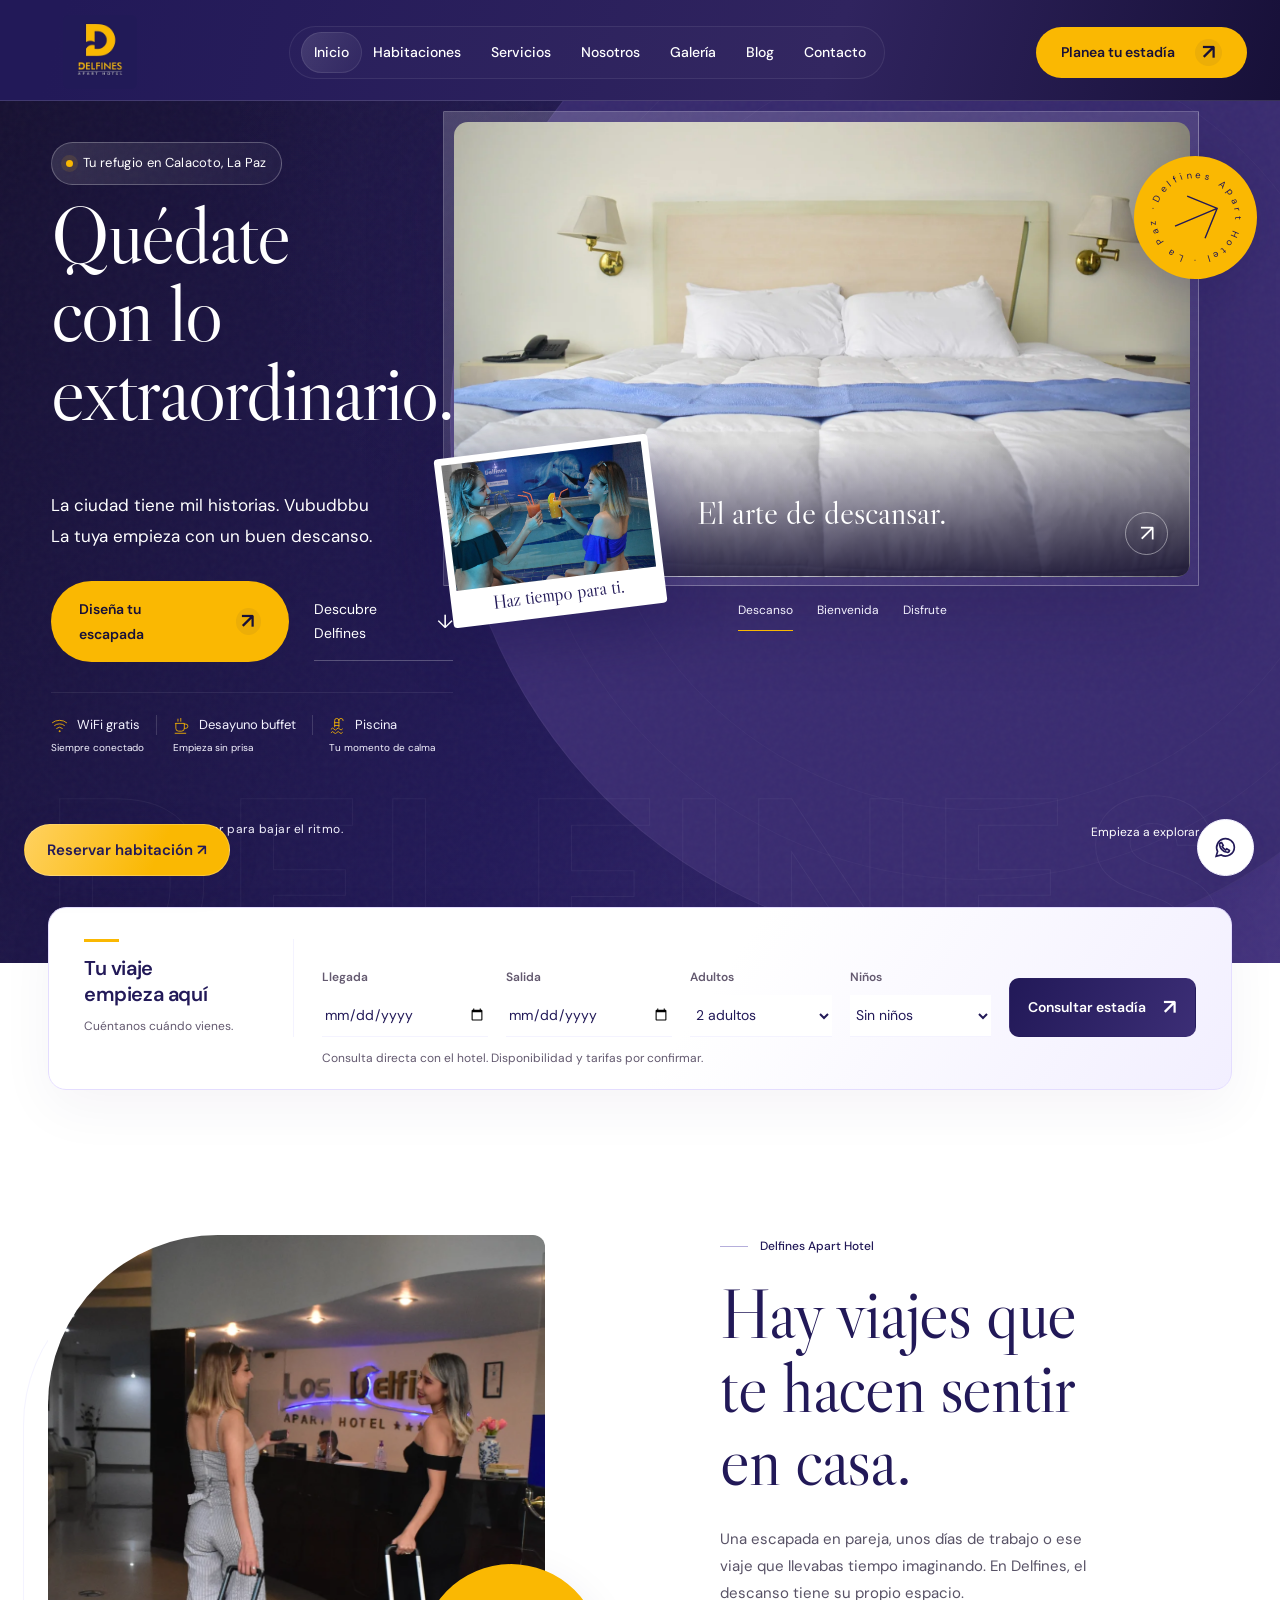
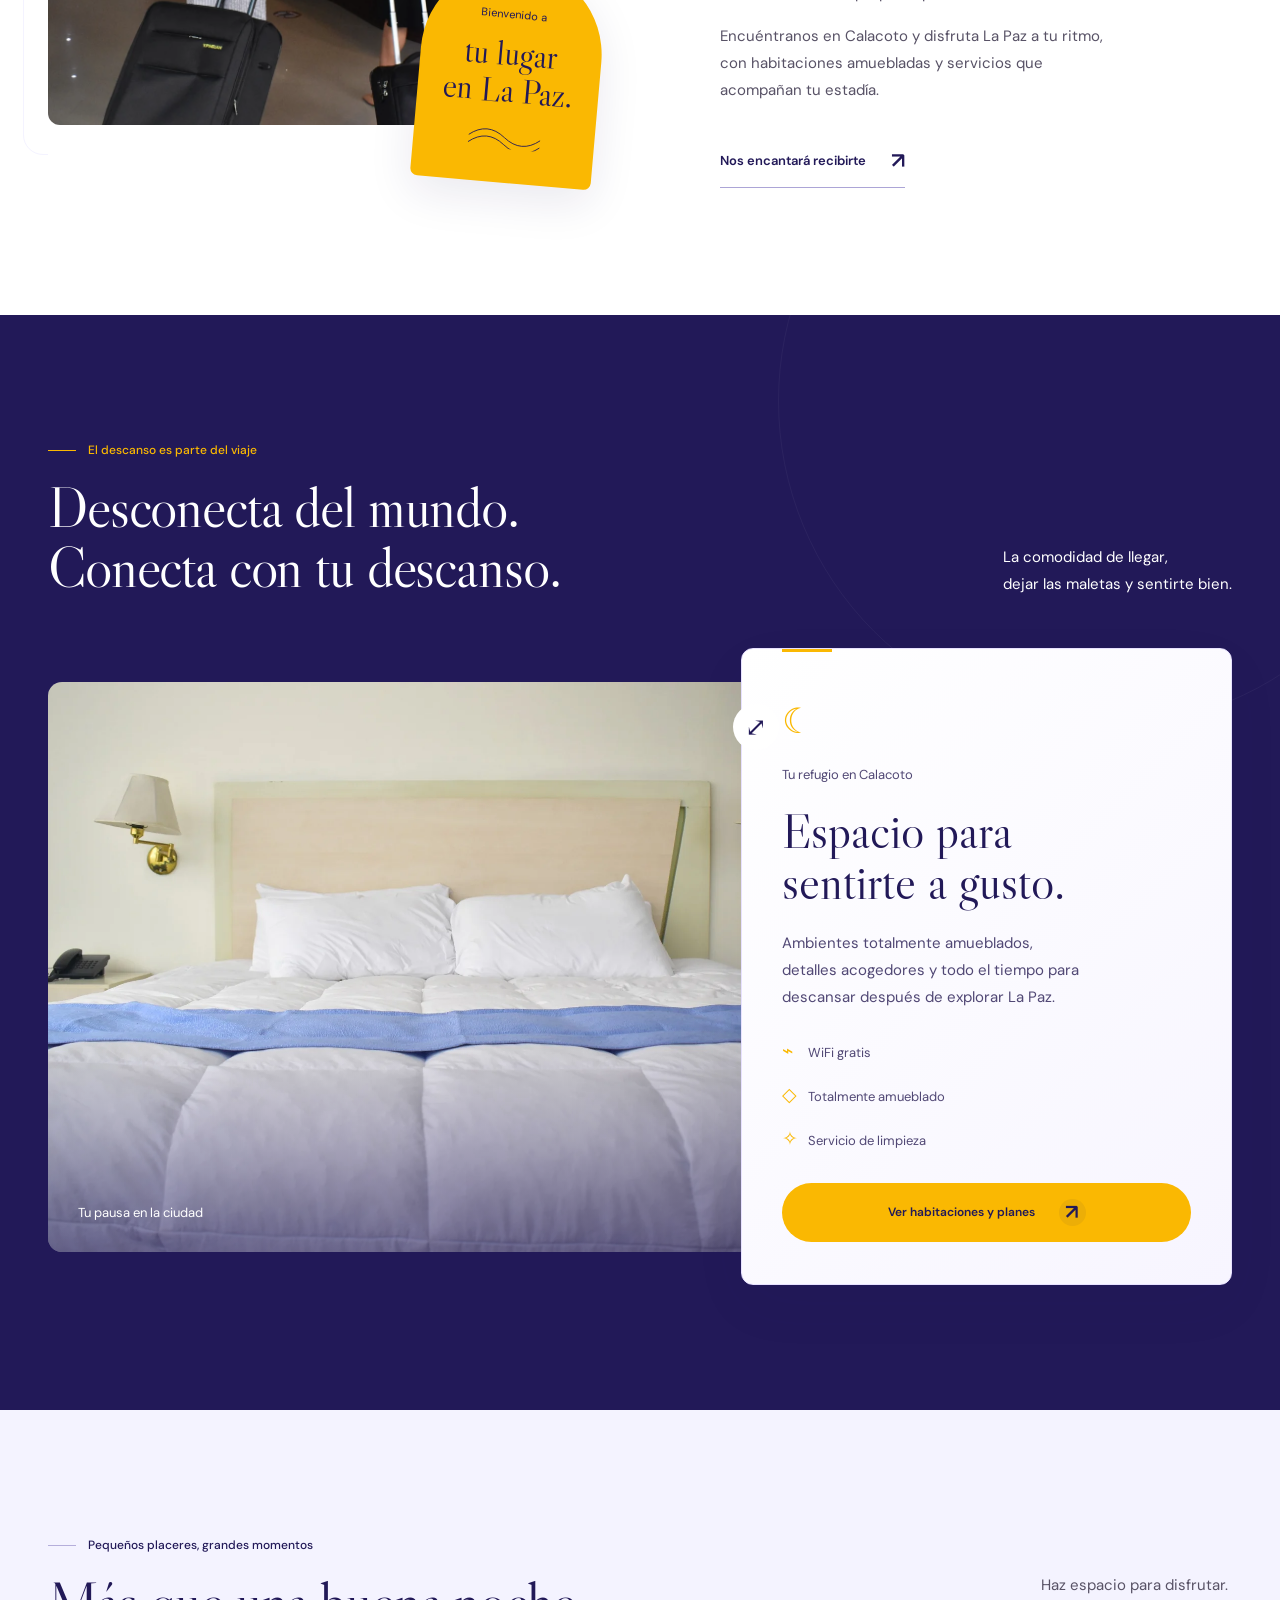
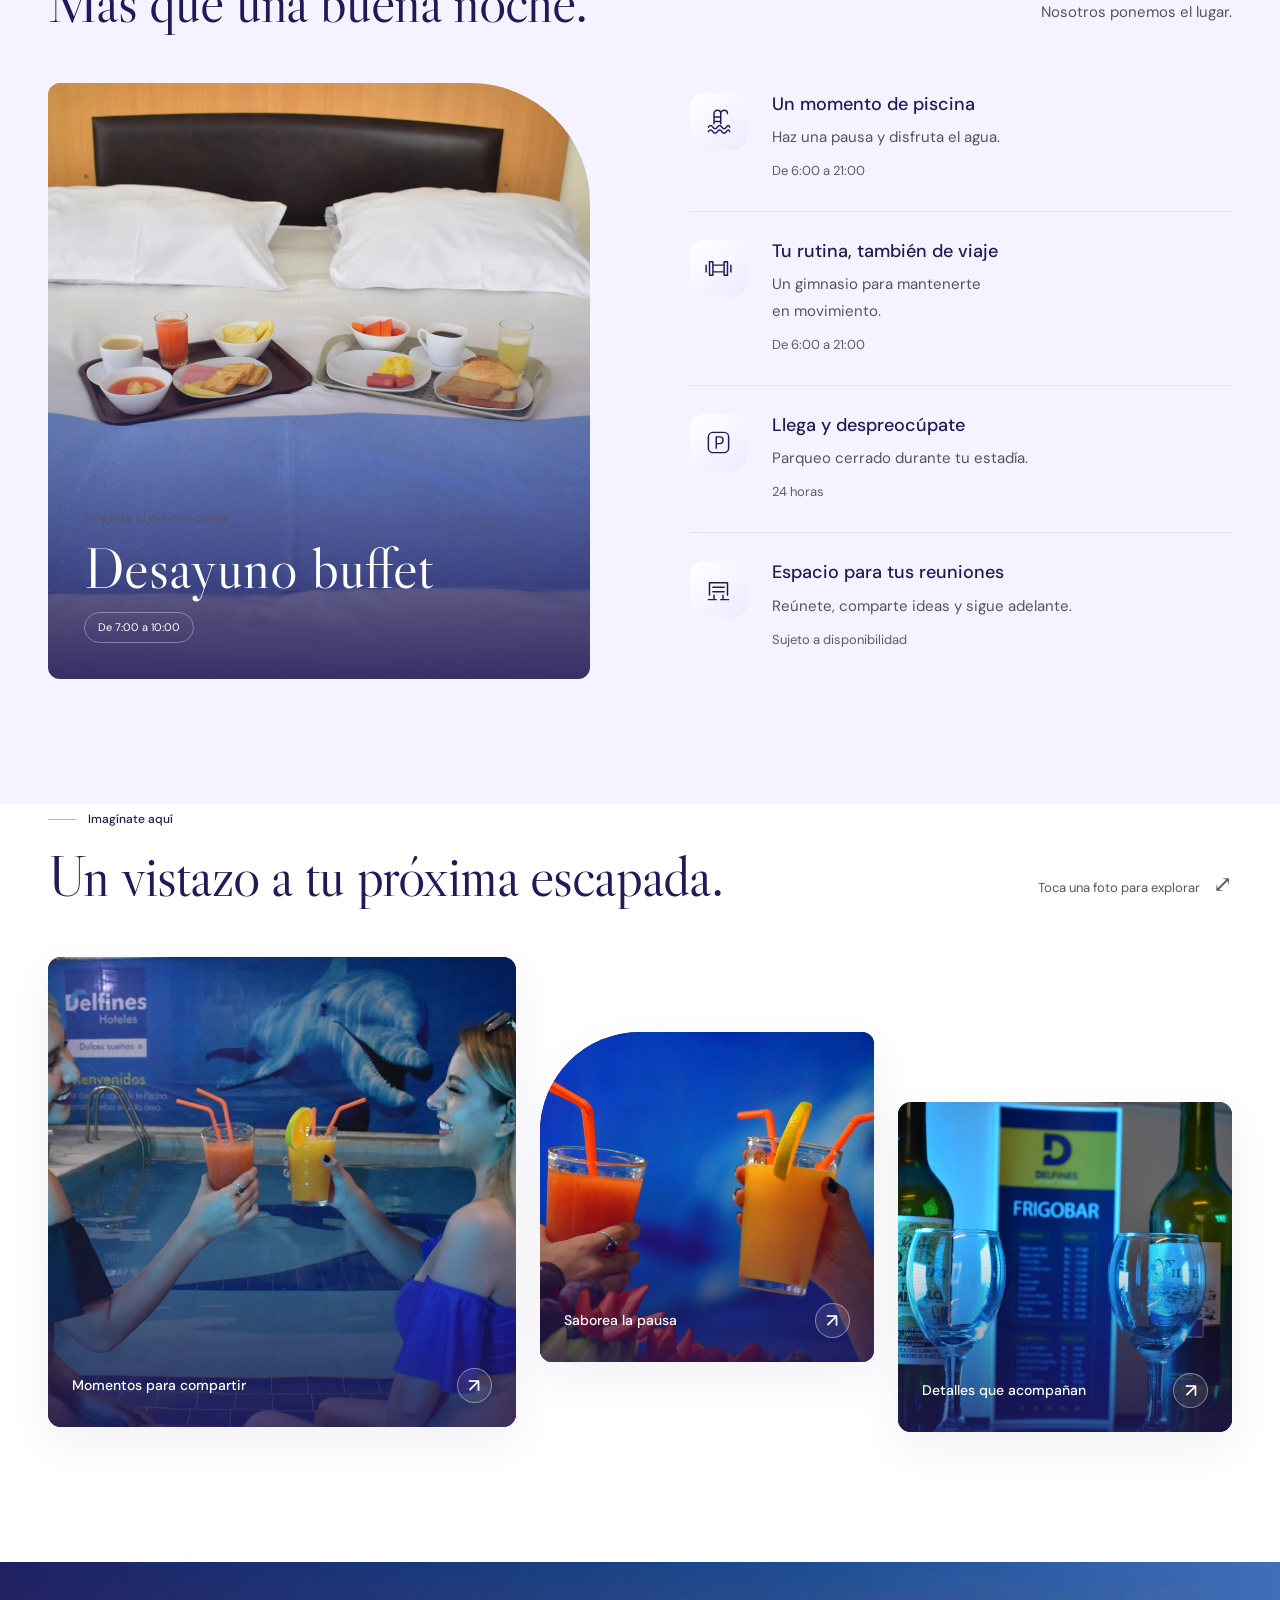
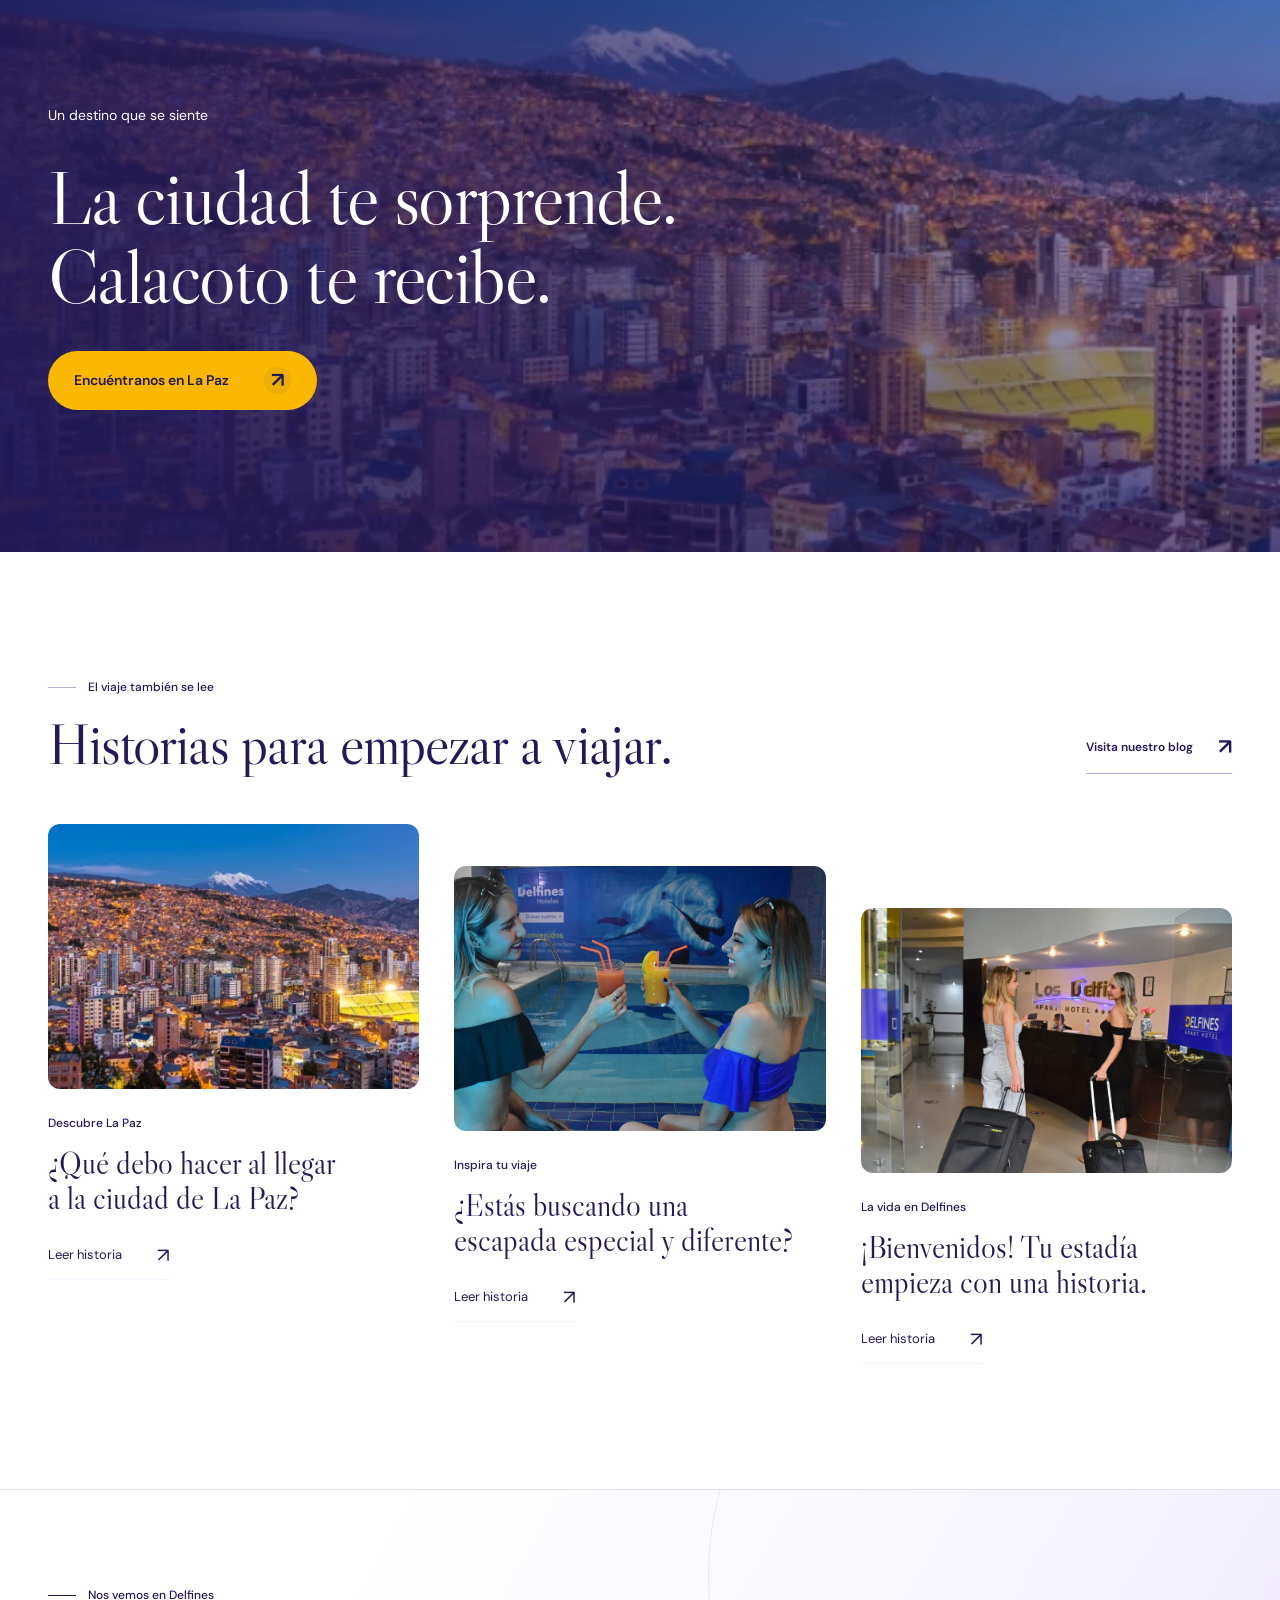
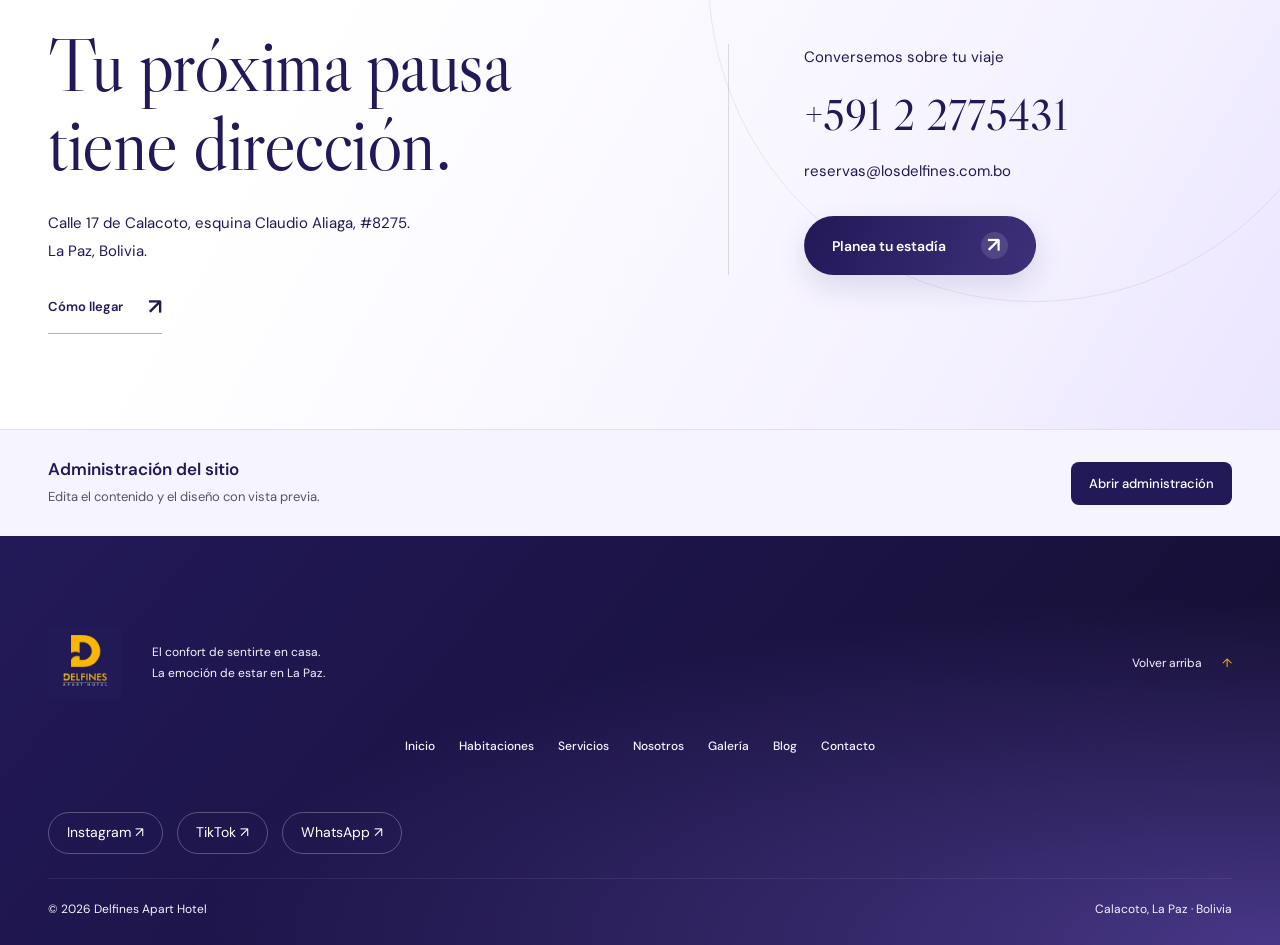
<file: index.html>
<!doctype html>
<html lang="es">
<head>
  <meta charset="utf-8">
  <meta name="viewport" content="width=device-width, initial-scale=1">
  <meta name="theme-color" content="#221958">
  <meta name="description" content="Descubre Delfines Apart Hotel en Calacoto, La Paz. Habitaciones, desayuno buffet, piscina y espacios para disfrutar tu estadía.">
  <title>Delfines Apart Hotel · Tu lugar en La Paz</title>
  <link rel="icon" href="assets/logo.webp">
  <link rel="stylesheet" href="assets/fonts.css">
  <link rel="stylesheet" href="css/site/styles.css">
  <link rel="stylesheet" href="css/site/experience.css">
  <link rel="stylesheet" href="css/site/refinements.css?v=3">
  <link rel="preload" as="image" href="assets/piscina-delfines.jpg">
  <link rel="stylesheet" href="css/site/site.css?v=8">
  <script src="scripts/site/main.js?v=12" defer></script>
<link rel="stylesheet" href="css/site/readability.css?v=1">
<link rel="stylesheet" href="css/editor/entry.css?v=2">
<script src="scripts/editor/settings.js" defer></script><link rel="stylesheet" href="css/site/reservations.css"><script src="scripts/site/reservations.js" defer></script><script src="scripts/editor/resize.js" defer></script><script src="scripts/editor/carousels.js" defer></script><script src="scripts/editor/bridge.js?v=3" defer></script>
<link rel="stylesheet" href="css/site/brand.css?v=4">
</head>
<body class="readable">
<div class="reading-progress" aria-hidden="true"></div>
<a class="skip" href="#contenido">Saltar al contenido</a>
<div class="topbar"><div class="wrap"><span>Calacoto, La Paz, Bolivia</span><a href="tel:+59122775431">Hablemos: +591 2 2775431 <span aria-hidden="true">↗</span></a></div></div>
<header class="header">
  <div class="wrap nav-wrap">
    <a class="brand" href="index.html" aria-label="Delfines Apart Hotel, inicio"><img src="assets/logo.webp" width="76" height="76" alt="Delfines Apart Hotel"></a>
    <button class="menu-toggle" aria-expanded="false" aria-controls="menu" aria-label="Abrir menú"><span></span><span></span></button>
    <nav id="menu" aria-label="Navegación principal"><a href="index.html" class="active" aria-current="page">Inicio</a><a href="pages/habitaciones.html">Habitaciones</a><a href="pages/servicios.html">Servicios</a><a href="pages/nosotros.html">Nosotros</a><a href="pages/galeria.html">Galería</a><a href="pages/blog.html">Blog</a><a href="pages/contacto.html">Contacto</a></nav>
    <a class="button small nav-book" href="#reserva">Planea tu estadía <span aria-hidden="true">↗</span></a>
  </div>
</header>

<main id="contenido">
  <section id="inicio" class="hero" aria-labelledby="hero-title">
    <div class="hero-orbit" aria-hidden="true"></div>
    <div class="hero-grain" aria-hidden="true"></div>
    <div class="wrap hero-content">
      <div class="hero-copy">
        <p class="location"><span class="location-dot" aria-hidden="true"></span> Tu refugio en Calacoto, La Paz</p>
        <h1 id="hero-title">Quédate con<br>lo extraordinario.</h1>
        <p class="hero-description">La ciudad tiene mil historias.<br>La tuya empieza con un buen descanso.</p>
        <div class="hero-actions"><a class="button" href="#reserva">Diseña tu escapada <span aria-hidden="true">↗</span></a><a class="hero-secondary" href="#nosotros">Descubre Delfines <span aria-hidden="true">↓</span></a></div>
        <div class="hero-amenities"><span><svg viewBox="0 0 24 24" aria-hidden="true"><path d="M2 8a16 16 0 0 1 20 0M5 12a11 11 0 0 1 14 0M8 16a6 6 0 0 1 8 0"/><circle cx="12" cy="20" r=".7"/></svg>WiFi gratis</span><span><svg viewBox="0 0 24 24" aria-hidden="true"><path d="M4 9h12v7a4 4 0 0 1-4 4H8a4 4 0 0 1-4-4V9ZM16 10h2a3 3 0 0 1 0 6h-2M7 3v3M11 2v4M3 23h15"/></svg>Desayuno buffet</span><span><svg viewBox="0 0 24 24" aria-hidden="true"><path d="M3 17q2-3 4 0t4 0t4 0t4 0M3 22q2-3 4 0t4 0t4 0t4 0M8 14V5a3 3 0 0 1 6 0M14 14V5a3 3 0 0 1 6 0M8 8h6M8 12h6"/></svg>Piscina</span></div>
      </div>
      <div class="hero-composition">
        <div class="hero-photo-frame" data-editor-label="Foto de habitación"><img id="hero-feature-photo" src="assets/habitacion.webp" width="1000" height="1200" alt="Habitación de Delfines con ropa de cama blanca y detalle azul" fetchpriority="high"><div class="hero-photo-gradient"></div><span id="hero-feature-caption" aria-live="polite">El arte de descansar.</span><span class="photo-corner" aria-hidden="true">↗</span></div>
        <div class="hero-inset" data-editor-label="Tarjeta de las chicas"><img src="assets/piscina-delfines.jpg" loading="eager" decoding="sync" width="500" height="400" alt="Un momento junto a la piscina de Delfines"><span>Haz tiempo para ti.</span></div>
        <div class="hero-medallion" data-editor-label="Sello amarillo"><button class="hero-medallion-button" data-photo="0" aria-label="Ver galería de Delfines"><svg viewBox="0 0 120 120" aria-hidden="true"><defs><path id="circle-text" d="M60,60 m-43,0 a43,43 0 1,1 86,0 a43,43 0 1,1 -86,0"/></defs><text><textPath href="#circle-text" textLength="264">Delfines Apart Hotel · La Paz · </textPath></text><path d="M43 77 78 42M43 42h35v35" fill="none" stroke="currentColor" stroke-width="1.5"/></svg></button></div>
        <div class="hero-photo-picker" role="group" aria-label="Explorar ambientes del hotel"><button class="selected" data-scene="0" aria-pressed="true">Descanso</button><button data-scene="1" aria-pressed="false">Bienvenida</button><button data-scene="2" aria-pressed="false">Disfrute</button></div>
      </div>
    </div>
    <div class="hero-bottom wrap"><span>Un destino vibrante. Un lugar para bajar el ritmo.</span><a href="#nosotros">Empieza a explorar <span aria-hidden="true">↓</span></a></div>
    <span class="hero-watermark" aria-hidden="true">DELFINES</span>
  </section>
  <section class="booking wrap" id="reserva" aria-label="Consulta tu estadía">
    <div class="booking-heading"><span class="tiny-line"></span><h2>Tu viaje empieza aquí</h2><p>Cuéntanos cuándo vienes.</p></div>
    <form id="booking-form"><div class="field"><label for="checkin">Llegada</label><input id="checkin" name="llegada" type="date" required autocomplete="off"></div><div class="field"><label for="checkout">Salida</label><input id="checkout" name="salida" type="date" required autocomplete="off"></div><div class="field guests-field"><label for="guests">Adultos</label><select id="guests" name="adultos"><option value="1">1 adulto</option><option value="2" selected>2 adultos</option></select></div><div class="field children-field"><label for="children">Niños</label><select id="children" name="ninos"><option value="0">Sin niños</option><option value="1">1 niño</option><option value="2">2 niños</option></select></div><button class="button navy" type="submit">Consultar estadía <span aria-hidden="true">↗</span></button><p class="form-error" id="booking-error" aria-live="polite"></p></form>
    <p class="booking-note">Consulta directa con el hotel. Disponibilidad y tarifas por confirmar.</p>
  </section>
  <section class="welcome section wrap" id="nosotros" aria-labelledby="welcome-title">
    <div class="welcome-visual"><img src="assets/hero.webp" width="1050" height="780" alt="Entrada y recepción de Delfines Apart Hotel" loading="lazy"><div class="welcome-seal"><span>Bienvenido a</span><strong>tu lugar<br>en La Paz.</strong><svg viewBox="0 0 100 35" aria-hidden="true"><path d="M0 20 Q25 0 50 20 T100 20 M0 30 Q25 10 50 30 T100 30"/></svg></div></div>
    <div class="welcome-copy"><p class="eyebrow">Delfines Apart Hotel</p><h2 id="welcome-title">Hay viajes que<br>te hacen sentir<br>en casa.</h2><p>Una escapada en pareja, unos días de trabajo o ese viaje que llevabas tiempo imaginando. En Delfines, el descanso tiene su propio espacio.</p><p>Encuéntranos en Calacoto y disfruta La Paz a tu ritmo, con habitaciones amuebladas y servicios que acompañan tu estadía.</p><a class="text-link" href="#contacto">Nos encantará recibirte <span aria-hidden="true">↗</span></a></div>
  </section>
  <section id="habitaciones" class="rooms section" aria-labelledby="room-title"><div class="wrap"><div class="section-heading"><div><p class="eyebrow">El descanso es parte del viaje</p><h2 id="room-title">Desconecta del mundo.<br>Conecta con tu descanso.</h2></div><p>La comodidad de llegar,<br> dejar las maletas y sentirte bien.</p></div>
    <div class="room-feature"><div class="room-photo"><img src="assets/habitacion.webp" width="1200" height="800" alt="Habitación de Delfines con cama amplia y mesas de noche" loading="lazy"><button class="image-expand" data-photo="1" aria-label="Ampliar foto de la habitación">⤢</button><span class="photo-caption">Tu pausa en la ciudad</span></div><div class="room-info"><span class="room-symbol" aria-hidden="true">☾</span><span class="room-label">Tu refugio en Calacoto</span><h3>Espacio para<br> sentirte a gusto.</h3><p>Ambientes totalmente amueblados, detalles acogedores y todo el tiempo para descansar después de explorar La Paz.</p><ul class="room-perks"><li><span aria-hidden="true">⌁</span> WiFi gratis</li><li><span aria-hidden="true">◇</span> Totalmente amueblado</li><li><span aria-hidden="true">✧</span> Servicio de limpieza</li></ul><a class="button navy" href="pages/habitaciones.html#planes">Ver habitaciones y planes <span aria-hidden="true">↗</span></a></div></div>
  </div></section>
  <section id="servicios" class="services section" aria-labelledby="services-title"><div class="wrap"><div class="section-heading"><div><p class="eyebrow">Pequeños placeres, grandes momentos</p><h2 id="services-title">Más que una buena noche.</h2></div><p>Haz espacio para disfrutar.<br>Nosotros ponemos el lugar.</p></div><div class="service-layout"><div class="breakfast"><img src="assets/servicios.webp" width="1000" height="850" alt="Desayuno servido sobre una cama de Delfines" loading="lazy"><div><p>Empieza el día con calma</p><h3>Desayuno buffet</h3><span>De 7:00 a 10:00</span></div></div><div class="service-list"><article><span class="service-icon" aria-hidden="true"><svg viewBox="0 0 24 24" fill="none" stroke="currentColor" stroke-width="1.3" stroke-linecap="round" stroke-linejoin="round"><path d="M3 17q2-3 4 0t4 0t4 0t4 0t3 0M3 21q2-3 4 0t4 0t4 0t4 0t3 0M8 14V5a3 3 0 0 1 6 0M14 14V5a3 3 0 0 1 6 0M8 8h6M8 12h6"/></svg></span><div><h3>Un momento de piscina</h3><p>Haz una pausa y disfruta el agua.</p><span>De 6:00 a 21:00</span></div></article><article><span class="service-icon" aria-hidden="true"><svg viewBox="0 0 24 24" fill="none" stroke="currentColor" stroke-width="1.3" stroke-linecap="round" stroke-linejoin="round"><path d="M7 9h10M7 15h10M4 6h3v12H4zM17 6h3v12h-3zM1 9v6M23 9v6"/></svg></span><div><h3>Tu rutina, también de viaje</h3><p>Un gimnasio para mantenerte en movimiento.</p><span>De 6:00 a 21:00</span></div></article><article><span class="service-icon" aria-hidden="true"><svg viewBox="0 0 24 24" fill="none" stroke="currentColor" stroke-width="1.3" stroke-linecap="round" stroke-linejoin="round"><rect x="3" y="3" width="18" height="18" rx="4"/><path d="M10 17V7h3a3 3 0 0 1 0 6h-3"/></svg></span><div><h3>Llega y despreocúpate</h3><p>Parqueo cerrado durante tu estadía.</p><span>24 horas</span></div></article><article><span class="service-icon" aria-hidden="true"><svg viewBox="0 0 24 24" fill="none" stroke="currentColor" stroke-width="1.3" stroke-linecap="round" stroke-linejoin="round"><path d="M4 17V6h16v11M7 10h10M7 14h10M8 17v4M16 17v4M3 21h7M14 21h7"/></svg></span><div><h3>Espacio para tus reuniones</h3><p>Reúnete, comparte ideas y sigue adelante.</p><span>Sujeto a disponibilidad</span></div></article></div></div></div></section>
  <section id="galeria" class="gallery-section section" aria-labelledby="gallery-title"><div class="wrap"><div class="section-heading"><div><p class="eyebrow">Imagínate aquí</p><h2 id="gallery-title">Un vistazo a tu próxima escapada.</h2></div><span class="gallery-hint">Toca una foto para explorar <span aria-hidden="true">⤢</span></span></div><div class="gallery-grid"><button class="gallery-tile gallery-large" data-photo="2"><img src="assets/piscina-delfines.jpg" width="1200" height="800" alt="Dos huéspedes disfrutando bebidas junto a la piscina" loading="lazy"><span>Momentos para compartir <span aria-hidden="true">↗</span></span></button><button class="gallery-tile" data-photo="3"><img src="assets/galeria.webp" width="800" height="700" alt="Cócteles de frutas en Delfines Apart Hotel" loading="lazy"><span>Saborea la pausa <span aria-hidden="true">↗</span></span></button><button class="gallery-tile" data-photo="4"><img src="assets/nosotros.webp" width="800" height="700" alt="Detalle del frigobar y copas del hotel" loading="lazy"><span>Detalles que acompañan <span aria-hidden="true">↗</span></span></button></div></div></section>
  <section class="city-banner"><img src="assets/lapaz.webp" width="1600" height="800" alt="Panorámica de La Paz al anochecer con el Illimani al fondo" loading="lazy"><div class="wrap"><p>Un destino que se siente</p><h2>La ciudad te sorprende.<br>Calacoto te recibe.</h2><a class="button" href="#contacto">Encuéntranos en La Paz <span aria-hidden="true">↗</span></a></div></section>
  <section id="blog" class="blog section wrap" aria-labelledby="blog-title"><div class="section-heading"><div><p class="eyebrow">El viaje también se lee</p><h2 id="blog-title">Historias para empezar a viajar.</h2></div><a class="text-link" href="pages/blog.html">Visita nuestro blog <span aria-hidden="true">↗</span></a></div><div class="blog-grid"><article><a href="pages/llegar-a-la-paz.html"><div class="blog-image"><img src="assets/lapaz.webp" width="800" height="540" alt="Vista de la ciudad de La Paz" loading="lazy"></div><p class="category">Descubre La Paz</p><h3>¿Qué debo hacer al llegar a la ciudad de La Paz?</h3><span class="article-link">Leer historia <span aria-hidden="true">↗</span></span></a></article><article><a href="pages/una-escapada-diferente.html"><div class="blog-image"><img src="assets/piscina-delfines.jpg" width="800" height="540" alt="Un momento de descanso junto a la piscina" loading="lazy"></div><p class="category">Inspira tu viaje</p><h3>¿Estás buscando una escapada especial y diferente?</h3><span class="article-link">Leer historia <span aria-hidden="true">↗</span></span></a></article><article><a href="pages/bienvenidos.html"><div class="blog-image"><img src="assets/bienvenidos.webp" width="800" height="540" alt="Bienvenida en la recepción de Delfines" loading="lazy"></div><p class="category">La vida en Delfines</p><h3>¡Bienvenidos! Tu estadía empieza con una historia.</h3><span class="article-link">Leer historia <span aria-hidden="true">↗</span></span></a></article></div></section>
  <section id="contacto" class="contact-section"><div class="wrap contact-inner"><div><p class="eyebrow">Nos vemos en Delfines</p><h2>Tu próxima pausa<br>tiene dirección.</h2><p>Calle 17 de Calacoto, esquina Claudio Aliaga, #8275.<br>La Paz, Bolivia.</p><a class="text-link" href="https://www.google.com/maps/search/?api=1&query=Delfines+Apart+Hotel+Calacoto+La+Paz+Bolivia" target="_blank" rel="noopener">Cómo llegar <span aria-hidden="true">↗</span></a></div><div class="contact-details"><span>Conversemos sobre tu viaje</span><a class="contact-phone" href="tel:+59122775431">+591 2 2775431</a><a href="mailto:reservas@losdelfines.com.bo">reservas@losdelfines.com.bo</a><a class="button" href="#reserva">Planea tu estadía <span aria-hidden="true">↗</span></a></div></div></section>
</main>
<footer><div class="footer-signature wrap"><strong class="footer-title">Delfines</strong><span>La Paz te espera.</span></div><div class="wrap footer-main"><a class="footer-brand" href="index.html"><img src="assets/logo.webp" width="90" height="90" alt="Delfines Apart Hotel"></a><p>El confort de sentirte en casa.<br>La emoción de estar en La Paz.</p><a href="#contenido">Volver arriba <span aria-hidden="true">↑</span></a></div><nav class="footer-links" aria-label="Páginas del hotel"><a href="index.html">Inicio</a><a href="pages/habitaciones.html">Habitaciones</a><a href="pages/servicios.html">Servicios</a><a href="pages/nosotros.html">Nosotros</a><a href="pages/galeria.html">Galería</a><a href="pages/blog.html">Blog</a><a href="pages/contacto.html">Contacto</a></nav><nav class="footer-social wrap" aria-label="Redes sociales"><a href="https://www.instagram.com/delfinesaparth/" target="_blank" rel="noopener noreferrer">Instagram ↗</a><a href="https://www.tiktok.com/@delfinesaparthotel" target="_blank" rel="noopener noreferrer">TikTok ↗</a><a href="https://wa.me/59176562122" target="_blank" rel="noopener noreferrer">WhatsApp ↗</a></nav><div class="wrap footer-bottom"><span>© <span id="year">2026</span> Delfines Apart Hotel</span><span>Calacoto, La Paz · Bolivia</span></div></footer>
<a class="floating-contact" href="https://wa.me/59176562122" target="_blank" rel="noopener noreferrer" aria-label="Consultar por WhatsApp"><svg viewBox="0 0 24 24" fill="none" stroke="currentColor" stroke-width="1.6" aria-hidden="true"><path d="M20.5 11.7a8.5 8.5 0 0 1-12.6 7.4L3 20.5l1.4-4.7a8.5 8.5 0 1 1 16.1-4.1Z"/><path d="m8.3 7.3 1.5 2.6-1 1.1c.7 1.6 1.7 2.6 3.3 3.3l1.1-1 2.6 1.5c-.2 1.5-1.1 2-2.2 1.8-3.8-.7-6.7-3.6-7.3-7.2-.2-1.1.4-1.9 2-2.1Z"/></svg><span>¿Planeamos tu viaje?</span></a>
<dialog id="gallery-dialog" class="lightbox" aria-labelledby="gallery-modal-title">
 <header class="gallery-toolbar"><div><span class="modal-kicker">Una mirada a Delfines</span><h2 id="gallery-modal-title">El lugar de tus próximos recuerdos.</h2></div><button class="dialog-close" aria-label="Cerrar galería"><svg viewBox="0 0 24 24" aria-hidden="true"><path d="m6 6 12 12M18 6 6 18"/></svg></button></header>
 <div class="gallery-stage"><button class="gallery-prev" aria-label="Foto anterior"><svg viewBox="0 0 24 24" aria-hidden="true"><path d="m14 6-6 6 6 6"/></svg></button><figure><img id="lightbox-image" src="assets/hero.webp" width="1500" height="1000" alt=""><figcaption id="lightbox-caption"></figcaption></figure><button class="gallery-next" aria-label="Foto siguiente"><svg viewBox="0 0 24 24" aria-hidden="true"><path d="m10 6 6 6-6 6"/></svg></button></div>
 <div class="gallery-bottom"><div class="gallery-thumbnails" role="group" aria-label="Elegir una fotografía"></div><div class="gallery-meta"><span class="gallery-count" aria-live="polite"></span><span class="keyboard-tip">Usa las flechas para explorar</span></div></div>
</dialog>
<dialog id="booking-dialog" class="booking-dialog" aria-labelledby="booking-title">
 <button class="dialog-close" aria-label="Cerrar consulta"><svg viewBox="0 0 24 24" aria-hidden="true"><path d="m6 6 12 12M18 6 6 18"/></svg></button>
 <aside class="booking-editorial"><img src="assets/habitacion.webp" width="700" height="1100" alt="Habitación de Delfines Apart Hotel"><div><span class="modal-kicker">Delfines Apart Hotel</span><h3>Un descanso<br> que empieza<br> aquí.</h3><p>Calacoto, La Paz.<br>Tu lugar para bajar el ritmo.</p></div></aside>
 <div class="booking-modal-content"><span class="modal-step">Tu próxima estadía</span><h2 id="booking-title">Nos encantará<br> recibirte.</h2><p class="booking-intro">Revisa los detalles de tu viaje y consulta directamente con nuestro equipo.</p>
 <p id="booking-summary" class="sr-only"></p>
 <dl class="trip-summary"><div><dt>Llegada</dt><dd id="trip-arrival"></dd></div><div><dt>Salida</dt><dd id="trip-departure"></dd></div><div><dt>Duración</dt><dd id="trip-nights"></dd></div><div><dt>Huéspedes</dt><dd id="trip-guests"></dd></div><div id="trip-plan-row" hidden><dt>Plan elegido</dt><dd id="trip-plan"></dd></div></dl>
 <button class="edit-trip" type="button">Modificar fechas y huéspedes <span aria-hidden="true">↗</span></button>
 <div class="reservation-note"><svg viewBox="0 0 24 24" aria-hidden="true"><circle cx="12" cy="12" r="9"/><path d="M12 11v6M12 7v1"/></svg><p>El hotel confirmará disponibilidad y tarifas. Esta consulta no constituye una reserva.</p></div>
 <a id="email-booking" class="button navy" href="mailto:reservas@losdelfines.com.bo">Preparar mi consulta <span aria-hidden="true">↗</span></a><span class="mail-note">Abriremos tu aplicación de correo con los detalles. Tú decides cuándo enviarlo.</span><a class="dialog-phone" href="tel:+59122775431">¿Prefieres hablar? +591 2 2775431</a></div>
</dialog>
</body>
</html>
</file>
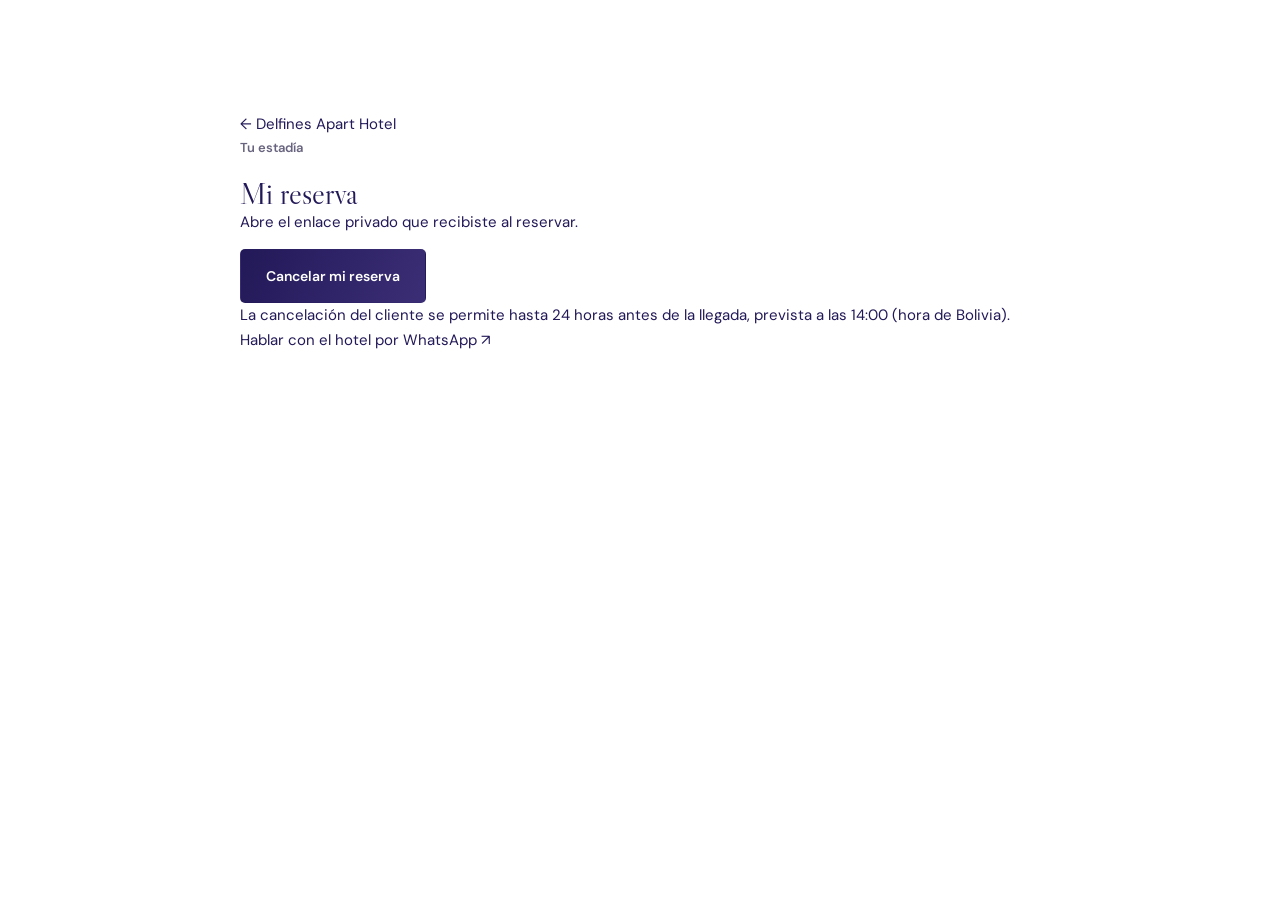
<file: reserva.html>
<!doctype html><html lang="es"><head><meta charset="utf-8"><meta name="viewport" content="width=device-width,initial-scale=1"><meta name="robots" content="noindex,nofollow"><title>Mi reserva · Delfines Apart Hotel</title><link rel="stylesheet" href="assets/fonts.css"><link rel="stylesheet" href="css/site/styles.css"><link rel="stylesheet" href="css/site/reservations.css"><script src="scripts/site/manage-reservation.js" defer></script><link rel="stylesheet" href="css/site/brand.css?v=4">
</head><body><main class="section wrap" style="max-width:800px"><a href="index.html">← Delfines Apart Hotel</a><p class="eyebrow">Tu estadía</p><h1>Mi reserva</h1><p id="manage-status" role="status">Cargando tu reserva…</p><dl id="manage-details"></dl><button id="manage-cancel" class="button navy" hidden>Cancelar mi reserva</button><p>La cancelación del cliente se permite hasta 24 horas antes de la llegada, prevista a las 14:00 (hora de Bolivia).</p><a href="https://wa.me/59176562122" target="_blank" rel="noopener noreferrer">Hablar con el hotel por WhatsApp ↗</a></main><dialog id="cancel-confirm" class="reservation-dialog" aria-labelledby="cancel-confirm-title"><h2 id="cancel-confirm-title">¿Cancelar tu reserva?</h2><p>La habitación volverá a estar disponible y el hotel recibirá un aviso.</p><button id="cancel-back" class="button" type="button">Volver</button> <button id="cancel-accept" class="button navy" type="button">Sí, cancelar reserva</button></dialog></body></html>
</file>
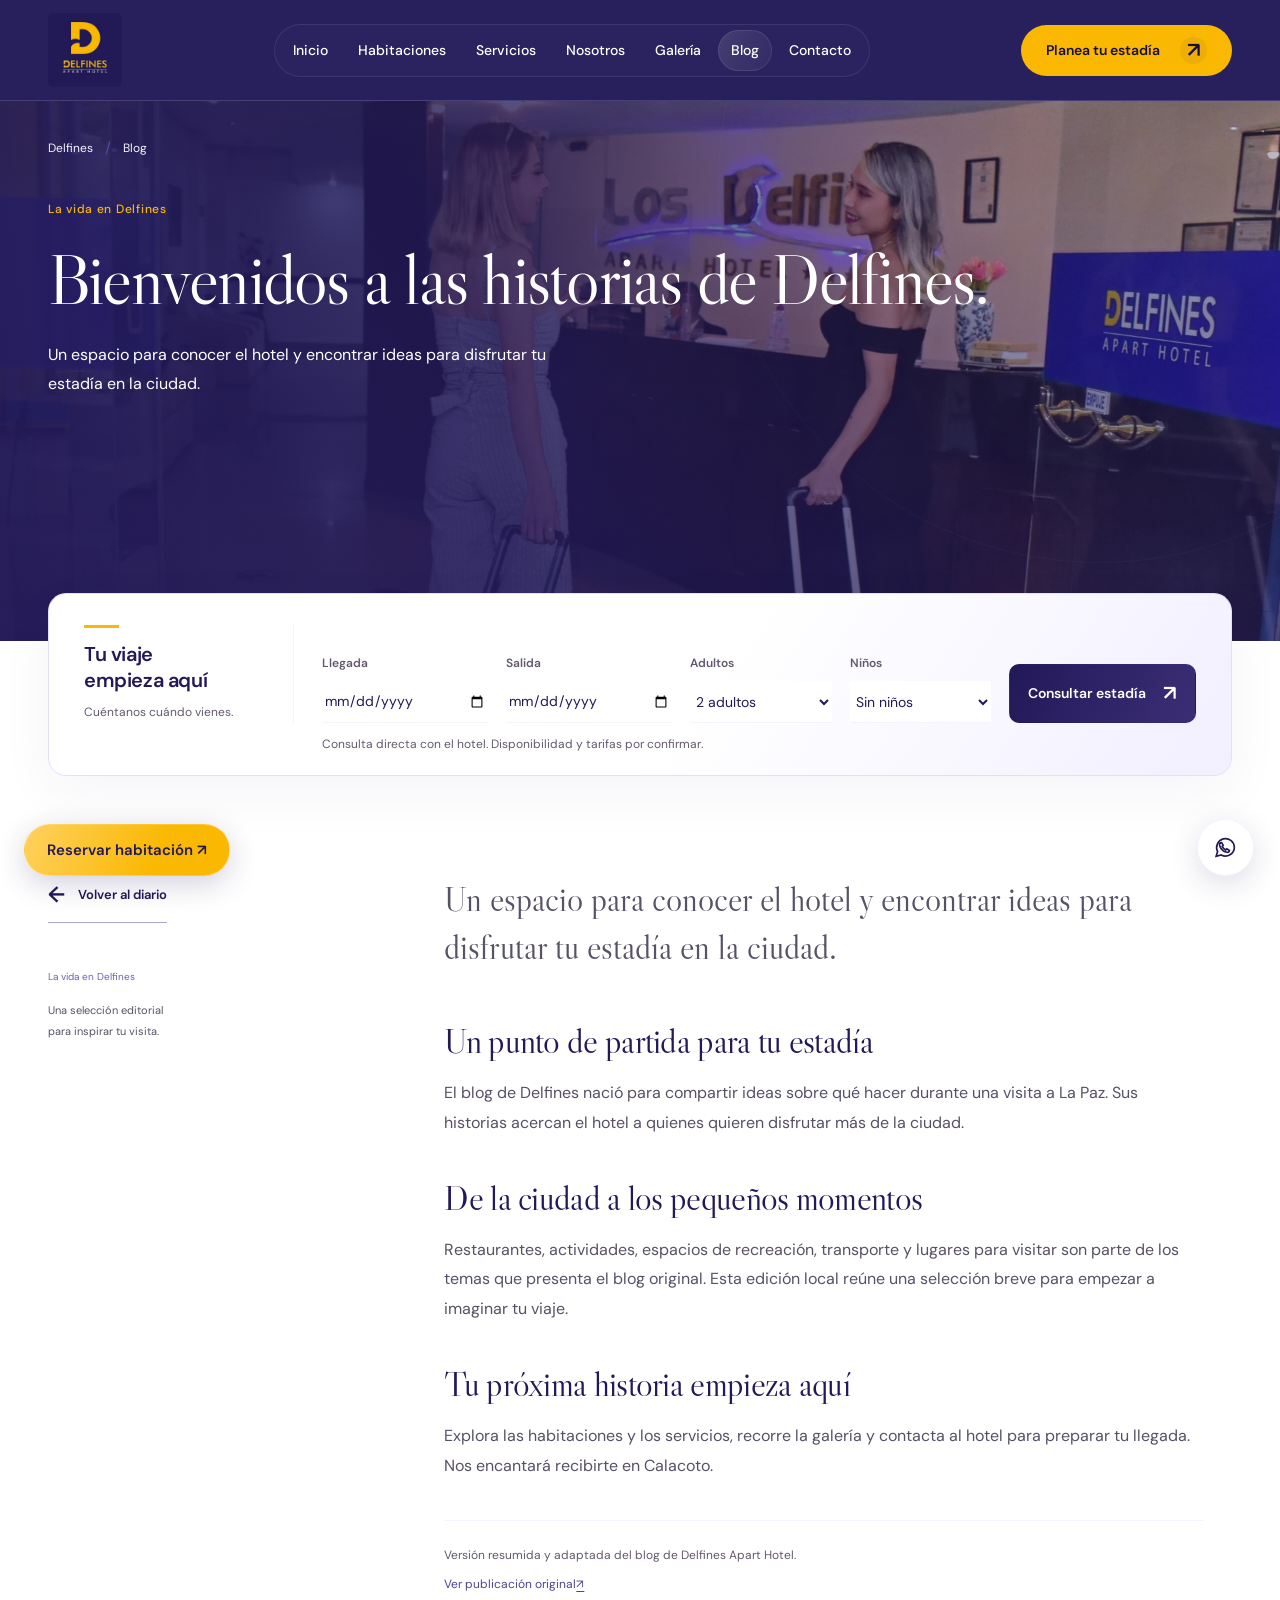
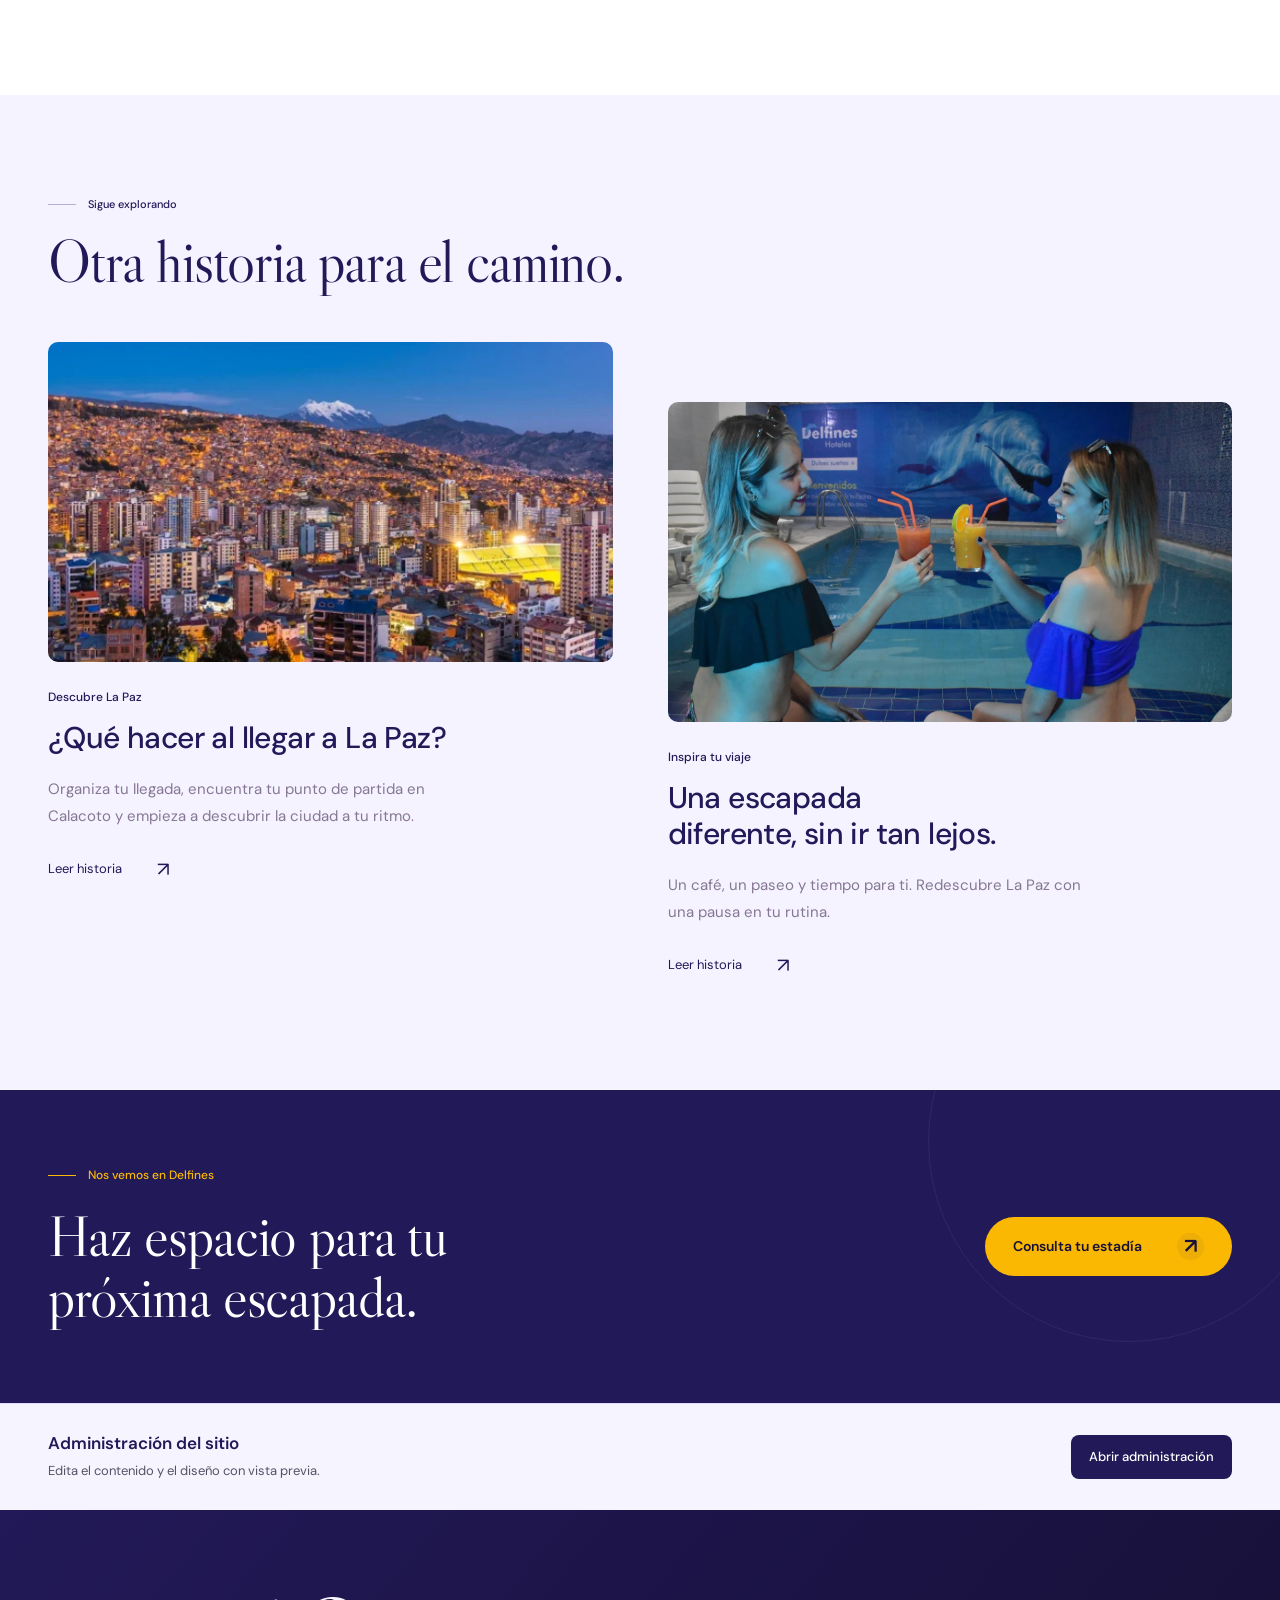
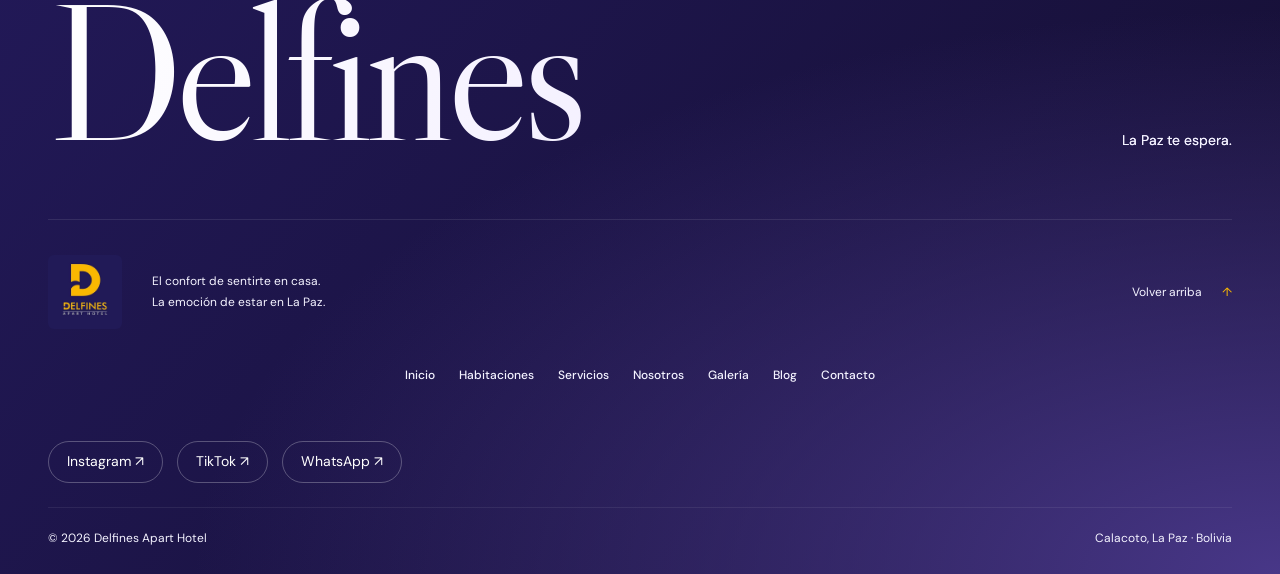
<file: pages/bienvenidos.html>
<!doctype html>
<html lang="es">
<head>
  <base href="../">
  <meta charset="utf-8">
  <meta name="viewport" content="width=device-width, initial-scale=1">
  <meta name="theme-color" content="#221958">
  <meta name="description" content="Bienvenidos a las historias de Delfines. de Delfines Apart Hotel. Descubre tu lugar para descansar en Calacoto, La Paz.">
  <title>Bienvenidos a las historias de Delfines. · Delfines Apart Hotel</title>
  <link rel="icon" href="assets/logo.webp">
  <link rel="stylesheet" href="assets/fonts.css">
  <link rel="stylesheet" href="css/site/styles.css">
  <link rel="stylesheet" href="css/site/experience.css">
  <link rel="stylesheet" href="css/site/refinements.css?v=3">
  
  <link rel="stylesheet" href="css/site/site.css?v=8">
  <script src="scripts/site/main.js?v=12" defer></script>
<link rel="stylesheet" href="css/site/readability.css?v=1">
<link rel="stylesheet" href="css/editor/entry.css?v=2">
<script src="scripts/editor/settings.js" defer></script><link rel="stylesheet" href="css/site/reservations.css"><script src="scripts/site/reservations.js" defer></script><script src="scripts/editor/resize.js" defer></script><script src="scripts/editor/carousels.js" defer></script><script src="scripts/editor/bridge.js?v=3" defer></script>
<link rel="stylesheet" href="css/site/brand.css?v=4">
</head>
<body class="interior-page readable" data-page="bienvenidos.html"><div class="reading-progress" aria-hidden="true"></div><a class="skip" href="#contenido">Saltar al contenido</a><header class="header">
  <div class="wrap nav-wrap">
    <a class="brand" href="index.html" aria-label="Delfines Apart Hotel, inicio"><img src="assets/logo.webp" width="76" height="76" alt="Delfines Apart Hotel"></a>
    <button class="menu-toggle" aria-expanded="false" aria-controls="menu" aria-label="Abrir menú"><span></span><span></span></button>
    <nav id="menu" aria-label="Navegación principal"><a href="index.html">Inicio</a><a href="pages/habitaciones.html">Habitaciones</a><a href="pages/servicios.html">Servicios</a><a href="pages/nosotros.html">Nosotros</a><a href="pages/galeria.html">Galería</a><a href="pages/blog.html" class="active" aria-current="page">Blog</a><a href="pages/contacto.html">Contacto</a></nav>
    <a class="button small nav-book" href="#reserva">Planea tu estadía <span aria-hidden="true">↗</span></a>
  </div>
</header>
<main id="contenido"><section class="page-hero photo-page-hero"><img class="" src="assets/bienvenidos.webp" width="1600" height="1100" alt="Recepción de Delfines" fetchpriority="high"><div class="wrap page-hero-content"><div class="breadcrumb"><a href="index.html">Delfines</a><span aria-hidden="true">/</span><span>Blog</span></div><div class="page-title-row"><div><p class="page-category">La vida en Delfines</p><h1>Bienvenidos a las historias de Delfines.</h1><p class="page-intro">Un espacio para conocer el hotel y encontrar ideas para disfrutar tu estadía en la ciudad.</p></div></div></div><span class="hero-page-line" aria-hidden="true"></span></section>  <section class="booking wrap" id="reserva" aria-label="Consulta tu estadía">
    <div class="booking-heading"><span class="tiny-line"></span><h2>Tu viaje empieza aquí</h2><p>Cuéntanos cuándo vienes.</p></div>
    <form id="booking-form"><div class="field"><label for="checkin">Llegada</label><input id="checkin" name="llegada" type="date" required autocomplete="off"></div><div class="field"><label for="checkout">Salida</label><input id="checkout" name="salida" type="date" required autocomplete="off"></div><div class="field guests-field"><label for="guests">Adultos</label><select id="guests" name="adultos"><option value="1">1 adulto</option><option value="2" selected>2 adultos</option></select></div><div class="field children-field"><label for="children">Niños</label><select id="children" name="ninos"><option value="0">Sin niños</option><option value="1">1 niño</option><option value="2">2 niños</option></select></div><button class="button navy" type="submit">Consultar estadía <span aria-hidden="true">↗</span></button><p class="form-error" id="booking-error" aria-live="polite"></p></form>
    <p class="booking-note">Consulta directa con el hotel. Disponibilidad y tarifas por confirmar.</p>
  </section>
<section class="section article-layout wrap"><aside class="article-aside"><a class="text-link" href="pages/blog.html"><span aria-hidden="true">←</span> Volver al diario</a><span>La vida en Delfines</span><p>Una selección editorial<br>para inspirar tu visita.</p></aside><article class="article-body"><p class="article-lead">Un espacio para conocer el hotel y encontrar ideas para disfrutar tu estadía en la ciudad.</p><section><h2>Un punto de partida para tu estadía</h2><p>El blog de Delfines nació para compartir ideas sobre qué hacer durante una visita a La Paz. Sus historias acercan el hotel a quienes quieren disfrutar más de la ciudad.</p></section><section><h2>De la ciudad a los pequeños momentos</h2><p>Restaurantes, actividades, espacios de recreación, transporte y lugares para visitar son parte de los temas que presenta el blog original. Esta edición local reúne una selección breve para empezar a imaginar tu viaje.</p></section><section><h2>Tu próxima historia empieza aquí</h2><p>Explora las habitaciones y los servicios, recorre la galería y contacta al hotel para preparar tu llegada. Nos encantará recibirte en Calacoto.</p></section><div class="source-note">Versión resumida y adaptada del blog de Delfines Apart Hotel. <a href="https://grupooficorp.wixsite.com/delfineslapaz/post/bienvenidos" target="_blank" rel="noopener">Ver publicación original <span aria-hidden="true">↗</span></a></div></article></section><section class="soft-section"><div class="wrap"><div class="section-heading"><div><p class="eyebrow">Sigue explorando</p><h2>Otra historia para el camino.</h2></div></div><div class="journal-grid related-posts"><article class="journal-card"><a href="pages/llegar-a-la-paz.html"><div class="journal-card-image"><img class="" src="assets/lapaz.webp" width="1600" height="1100" alt="La Paz al anochecer" loading="lazy"></div><p class="category">Descubre La Paz</p><h3>¿Qué hacer al llegar a La Paz?</h3><p>Organiza tu llegada, encuentra tu punto de partida en Calacoto y empieza a descubrir la ciudad a tu ritmo.</p><span class="article-link">Leer historia <span aria-hidden="true">↗</span></span></a></article><article class="journal-card"><a href="pages/una-escapada-diferente.html"><div class="journal-card-image"><img class="" src="assets/piscina-delfines.jpg" width="1600" height="1100" alt="Un descanso en la piscina" loading="lazy"></div><p class="category">Inspira tu viaje</p><h3>Una escapada diferente, sin ir tan lejos.</h3><p>Un café, un paseo y tiempo para ti. Redescubre La Paz con una pausa en tu rutina.</p><span class="article-link">Leer historia <span aria-hidden="true">↗</span></span></a></article></div></div></section><section class="inner-cta"><div class="wrap"><div><p class="eyebrow">Nos vemos en Delfines</p><h2>Haz espacio para tu próxima escapada.</h2></div><a class="button" href="#reserva">Consulta tu estadía <span aria-hidden="true">↗</span></a></div></section></main><footer><div class="footer-signature wrap"><strong class="footer-title">Delfines</strong><span>La Paz te espera.</span></div><div class="wrap footer-main"><a class="footer-brand" href="index.html"><img src="assets/logo.webp" width="90" height="90" alt="Delfines Apart Hotel"></a><p>El confort de sentirte en casa.<br>La emoción de estar en La Paz.</p><a href="#contenido">Volver arriba <span aria-hidden="true">↑</span></a></div><nav class="footer-links" aria-label="Páginas del hotel"><a href="index.html">Inicio</a><a href="pages/habitaciones.html">Habitaciones</a><a href="pages/servicios.html">Servicios</a><a href="pages/nosotros.html">Nosotros</a><a href="pages/galeria.html">Galería</a><a href="pages/blog.html">Blog</a><a href="pages/contacto.html">Contacto</a></nav><nav class="footer-social wrap" aria-label="Redes sociales"><a href="https://www.instagram.com/delfinesaparth/" target="_blank" rel="noopener noreferrer">Instagram ↗</a><a href="https://www.tiktok.com/@delfinesaparthotel" target="_blank" rel="noopener noreferrer">TikTok ↗</a><a href="https://wa.me/59176562122" target="_blank" rel="noopener noreferrer">WhatsApp ↗</a></nav><div class="wrap footer-bottom"><span>© <span id="year">2026</span> Delfines Apart Hotel</span><span>Calacoto, La Paz · Bolivia</span></div></footer>
<a class="floating-contact" href="https://wa.me/59176562122" target="_blank" rel="noopener noreferrer" aria-label="Consultar por WhatsApp"><svg viewBox="0 0 24 24" fill="none" stroke="currentColor" stroke-width="1.6" aria-hidden="true"><path d="M20.5 11.7a8.5 8.5 0 0 1-12.6 7.4L3 20.5l1.4-4.7a8.5 8.5 0 1 1 16.1-4.1Z"/><path d="m8.3 7.3 1.5 2.6-1 1.1c.7 1.6 1.7 2.6 3.3 3.3l1.1-1 2.6 1.5c-.2 1.5-1.1 2-2.2 1.8-3.8-.7-6.7-3.6-7.3-7.2-.2-1.1.4-1.9 2-2.1Z"/></svg><span>¿Planeamos tu viaje?</span></a>
<dialog id="gallery-dialog" class="lightbox" aria-labelledby="gallery-modal-title">
 <header class="gallery-toolbar"><div><span class="modal-kicker">Una mirada a Delfines</span><h2 id="gallery-modal-title">El lugar de tus próximos recuerdos.</h2></div><button class="dialog-close" aria-label="Cerrar galería"><svg viewBox="0 0 24 24" aria-hidden="true"><path d="m6 6 12 12M18 6 6 18"/></svg></button></header>
 <div class="gallery-stage"><button class="gallery-prev" aria-label="Foto anterior"><svg viewBox="0 0 24 24" aria-hidden="true"><path d="m14 6-6 6 6 6"/></svg></button><figure><img id="lightbox-image" src="assets/hero.webp" width="1500" height="1000" alt=""><figcaption id="lightbox-caption"></figcaption></figure><button class="gallery-next" aria-label="Foto siguiente"><svg viewBox="0 0 24 24" aria-hidden="true"><path d="m10 6 6 6-6 6"/></svg></button></div>
 <div class="gallery-bottom"><div class="gallery-thumbnails" role="group" aria-label="Elegir una fotografía"></div><div class="gallery-meta"><span class="gallery-count" aria-live="polite"></span><span class="keyboard-tip">Usa las flechas para explorar</span></div></div>
</dialog>
<dialog id="booking-dialog" class="booking-dialog" aria-labelledby="booking-title">
 <button class="dialog-close" aria-label="Cerrar consulta"><svg viewBox="0 0 24 24" aria-hidden="true"><path d="m6 6 12 12M18 6 6 18"/></svg></button>
 <aside class="booking-editorial"><img src="assets/habitacion.webp" width="700" height="1100" alt="Habitación de Delfines Apart Hotel"><div><span class="modal-kicker">Delfines Apart Hotel</span><h3>Un descanso<br> que empieza<br> aquí.</h3><p>Calacoto, La Paz.<br>Tu lugar para bajar el ritmo.</p></div></aside>
 <div class="booking-modal-content"><span class="modal-step">Tu próxima estadía</span><h2 id="booking-title">Nos encantará<br> recibirte.</h2><p class="booking-intro">Revisa los detalles de tu viaje y consulta directamente con nuestro equipo.</p>
 <p id="booking-summary" class="sr-only"></p>
 <dl class="trip-summary"><div><dt>Llegada</dt><dd id="trip-arrival"></dd></div><div><dt>Salida</dt><dd id="trip-departure"></dd></div><div><dt>Duración</dt><dd id="trip-nights"></dd></div><div><dt>Huéspedes</dt><dd id="trip-guests"></dd></div><div id="trip-plan-row" hidden><dt>Plan elegido</dt><dd id="trip-plan"></dd></div></dl>
 <button class="edit-trip" type="button">Modificar fechas y huéspedes <span aria-hidden="true">↗</span></button>
 <div class="reservation-note"><svg viewBox="0 0 24 24" aria-hidden="true"><circle cx="12" cy="12" r="9"/><path d="M12 11v6M12 7v1"/></svg><p>El hotel confirmará disponibilidad y tarifas. Esta consulta no constituye una reserva.</p></div>
 <a id="email-booking" class="button navy" href="mailto:reservas@losdelfines.com.bo">Preparar mi consulta <span aria-hidden="true">↗</span></a><span class="mail-note">Abriremos tu aplicación de correo con los detalles. Tú decides cuándo enviarlo.</span><a class="dialog-phone" href="tel:+59122775431">¿Prefieres hablar? +591 2 2775431</a></div>
</dialog>
</body></html>
</file>
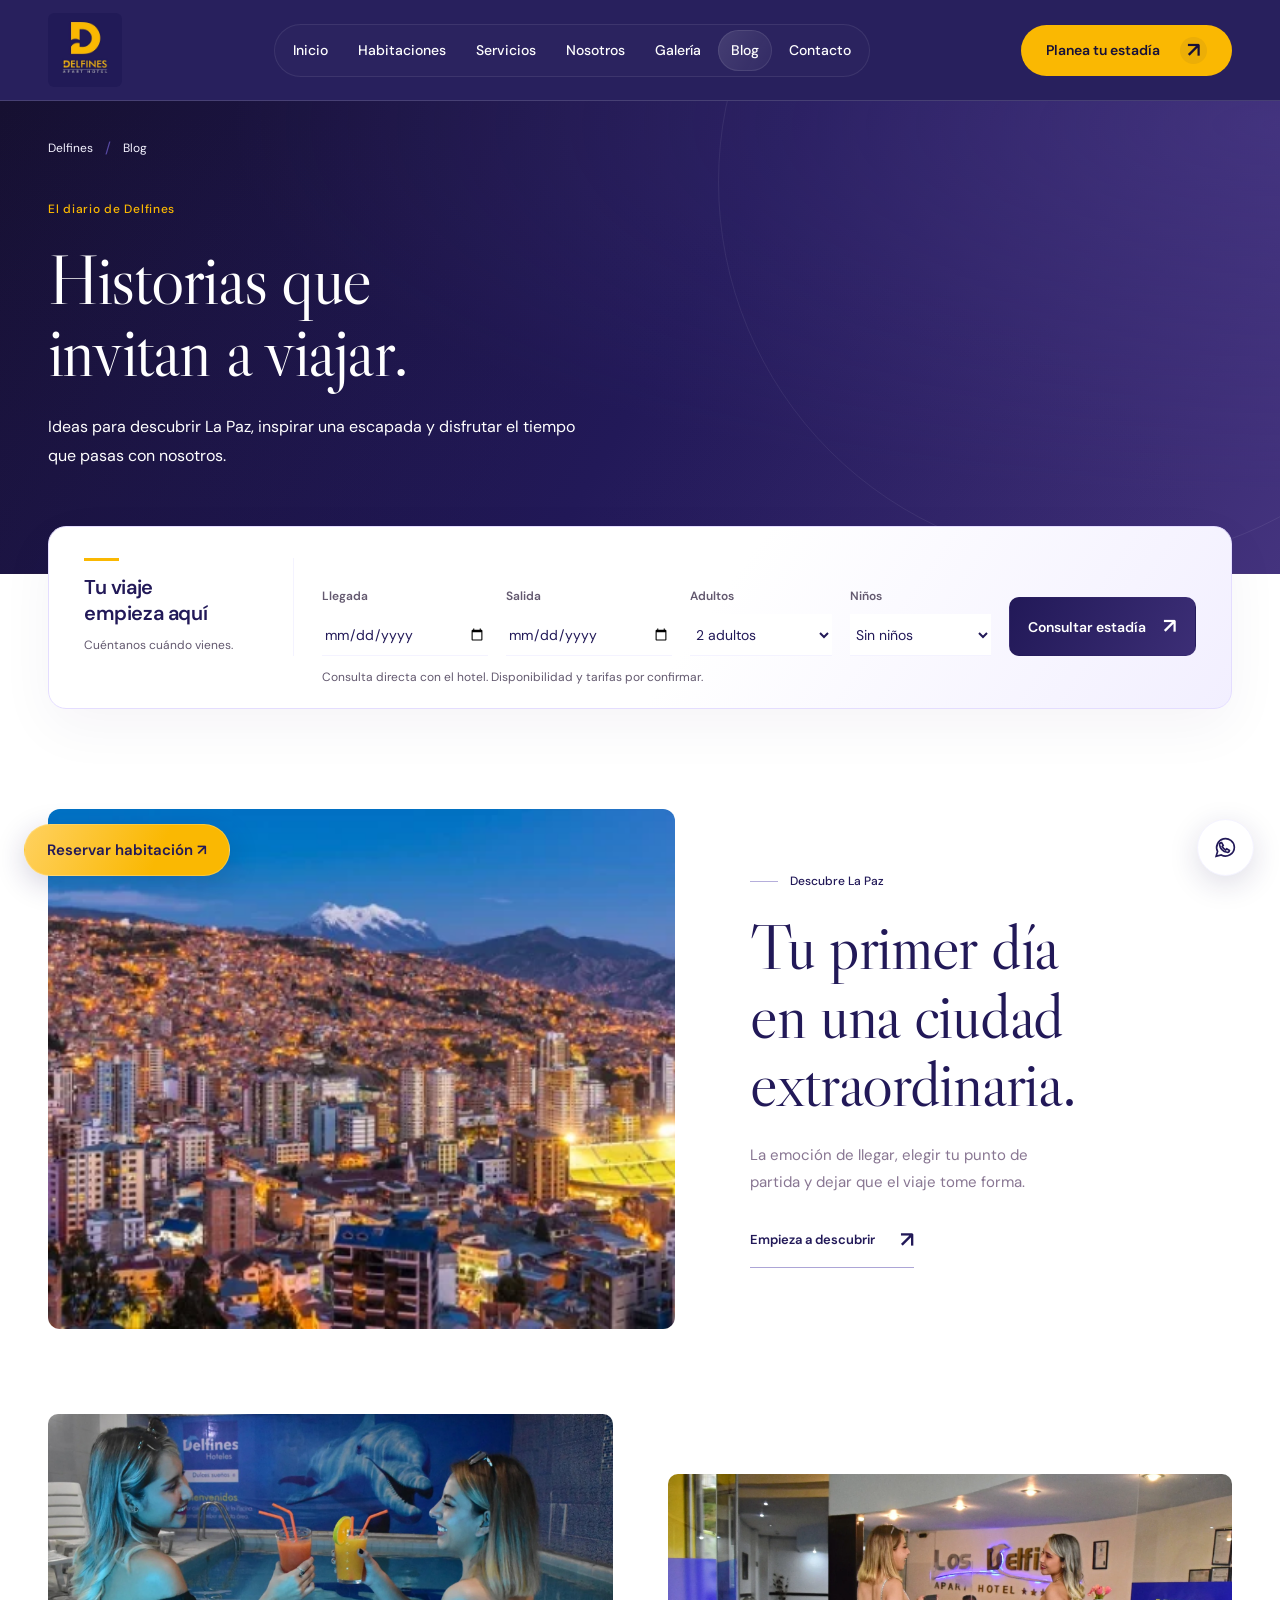
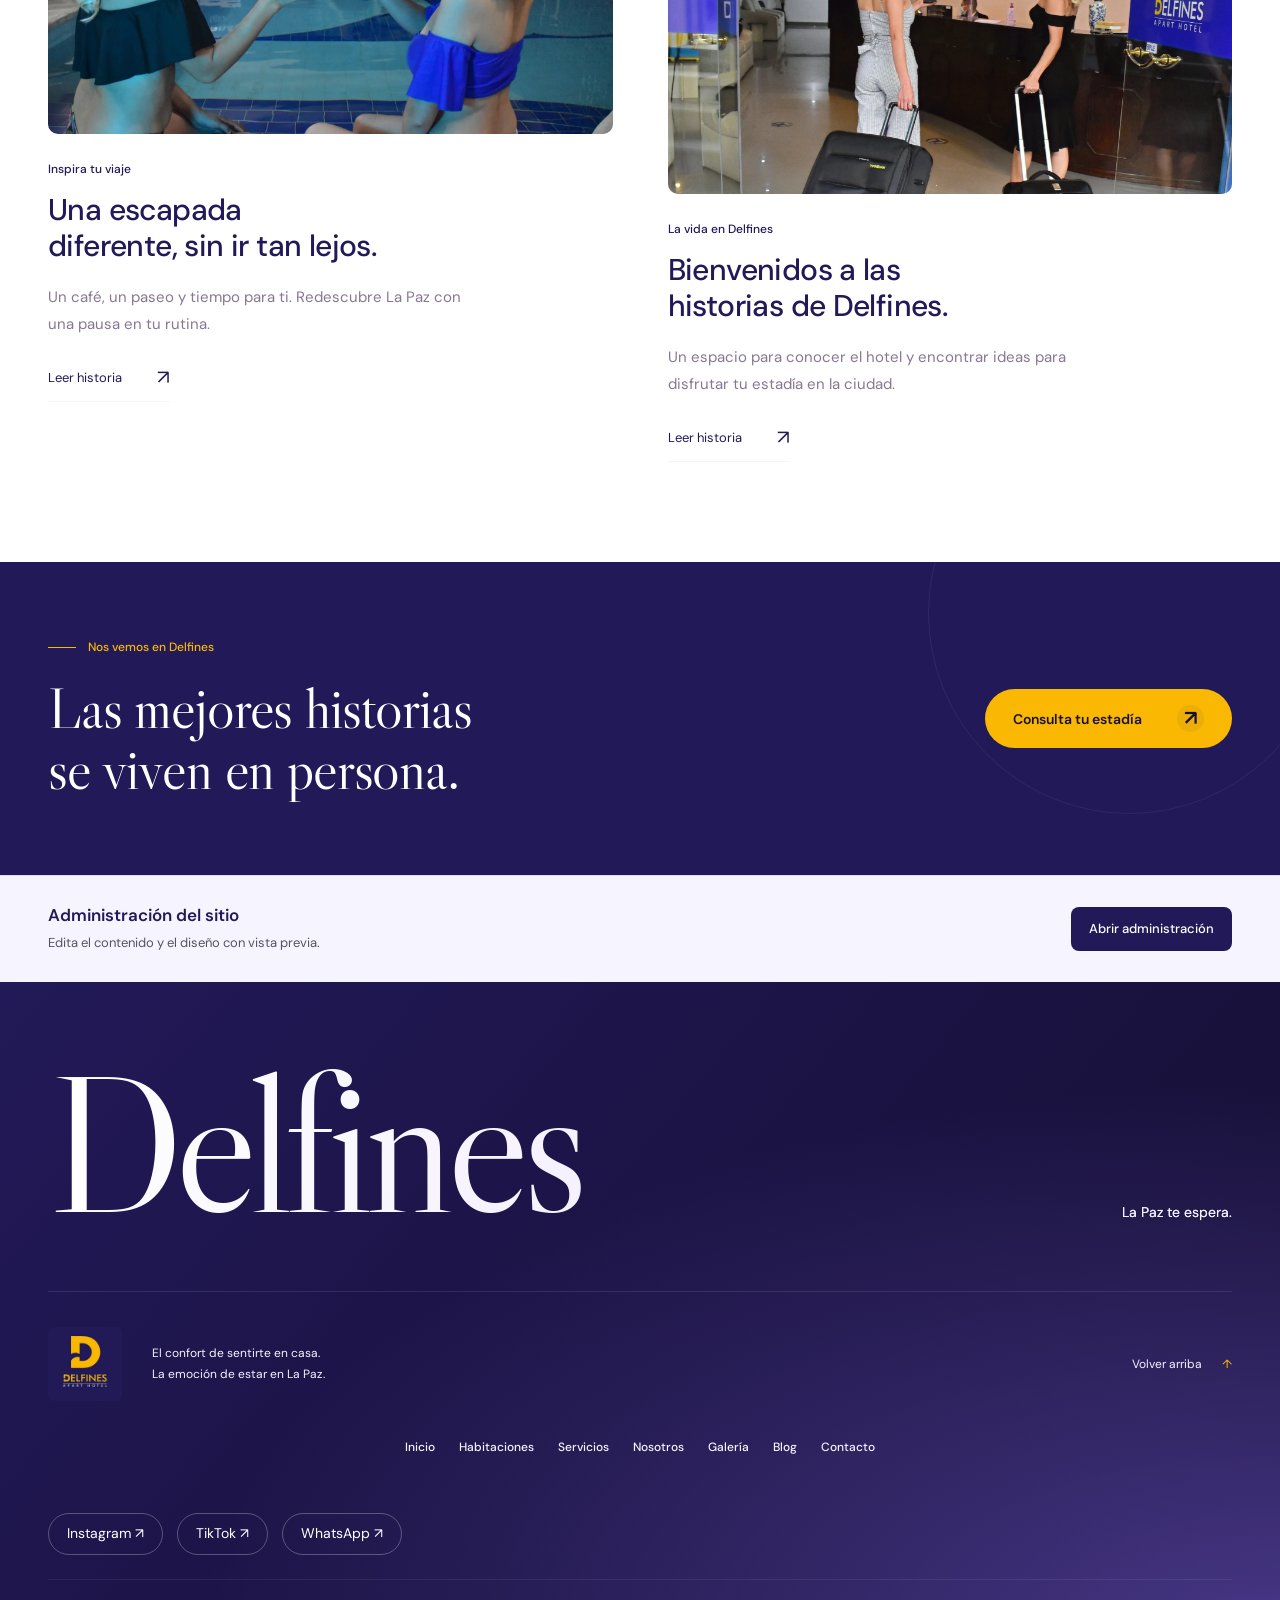
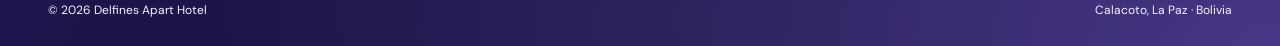
<file: pages/blog.html>
<!doctype html>
<html lang="es">
<head>
  <base href="../">
  <meta charset="utf-8">
  <meta name="viewport" content="width=device-width, initial-scale=1">
  <meta name="theme-color" content="#221958">
  <meta name="description" content="Blog de Delfines Apart Hotel. Descubre tu lugar para descansar en Calacoto, La Paz.">
  <title>Blog · Delfines Apart Hotel</title>
  <link rel="icon" href="assets/logo.webp">
  <link rel="stylesheet" href="assets/fonts.css">
  <link rel="stylesheet" href="css/site/styles.css">
  <link rel="stylesheet" href="css/site/experience.css">
  <link rel="stylesheet" href="css/site/refinements.css?v=3">
  
  <link rel="stylesheet" href="css/site/site.css?v=8">
  <script src="scripts/site/main.js?v=12" defer></script>
<link rel="stylesheet" href="css/site/readability.css?v=1">
<link rel="stylesheet" href="css/editor/entry.css?v=2">
<script src="scripts/editor/settings.js" defer></script><link rel="stylesheet" href="css/site/reservations.css"><script src="scripts/site/reservations.js" defer></script><script src="scripts/editor/resize.js" defer></script><script src="scripts/editor/carousels.js" defer></script><script src="scripts/editor/bridge.js?v=3" defer></script>
<link rel="stylesheet" href="css/site/brand.css?v=4">
</head>
<body class="interior-page readable" data-page="blog.html"><div class="reading-progress" aria-hidden="true"></div><a class="skip" href="#contenido">Saltar al contenido</a><header class="header">
  <div class="wrap nav-wrap">
    <a class="brand" href="index.html" aria-label="Delfines Apart Hotel, inicio"><img src="assets/logo.webp" width="76" height="76" alt="Delfines Apart Hotel"></a>
    <button class="menu-toggle" aria-expanded="false" aria-controls="menu" aria-label="Abrir menú"><span></span><span></span></button>
    <nav id="menu" aria-label="Navegación principal"><a href="index.html">Inicio</a><a href="pages/habitaciones.html">Habitaciones</a><a href="pages/servicios.html">Servicios</a><a href="pages/nosotros.html">Nosotros</a><a href="pages/galeria.html">Galería</a><a href="pages/blog.html" class="active" aria-current="page">Blog</a><a href="pages/contacto.html">Contacto</a></nav>
    <a class="button small nav-book" href="#reserva">Planea tu estadía <span aria-hidden="true">↗</span></a>
  </div>
</header>
<main id="contenido"><section class="page-hero plain-page-hero"><div class="wrap page-hero-content"><div class="breadcrumb"><a href="index.html">Delfines</a><span aria-hidden="true">/</span><span>Blog</span></div><div class="page-title-row"><div><p class="page-category">El diario de Delfines</p><h1>Historias que<br>invitan a viajar.</h1><p class="page-intro">Ideas para descubrir La Paz, inspirar una escapada y disfrutar el tiempo que pasas con nosotros.</p></div></div></div><span class="hero-page-line" aria-hidden="true"></span></section>  <section class="booking wrap" id="reserva" aria-label="Consulta tu estadía">
    <div class="booking-heading"><span class="tiny-line"></span><h2>Tu viaje empieza aquí</h2><p>Cuéntanos cuándo vienes.</p></div>
    <form id="booking-form"><div class="field"><label for="checkin">Llegada</label><input id="checkin" name="llegada" type="date" required autocomplete="off"></div><div class="field"><label for="checkout">Salida</label><input id="checkout" name="salida" type="date" required autocomplete="off"></div><div class="field guests-field"><label for="guests">Adultos</label><select id="guests" name="adultos"><option value="1">1 adulto</option><option value="2" selected>2 adultos</option></select></div><div class="field children-field"><label for="children">Niños</label><select id="children" name="ninos"><option value="0">Sin niños</option><option value="1">1 niño</option><option value="2">2 niños</option></select></div><button class="button navy" type="submit">Consultar estadía <span aria-hidden="true">↗</span></button><p class="form-error" id="booking-error" aria-live="polite"></p></form>
    <p class="booking-note">Consulta directa con el hotel. Disponibilidad y tarifas por confirmar.</p>
  </section>
<section class="section wrap"><a class="journal-feature" href="pages/llegar-a-la-paz.html"><div><img class="" src="assets/lapaz.webp" width="1600" height="1100" alt="Vista de la ciudad de La Paz" loading="lazy"></div><div><p class="eyebrow">Descubre La Paz</p><h2>Tu primer día<br>en una ciudad<br>extraordinaria.</h2><p>La emoción de llegar, elegir tu punto de partida y dejar que el viaje tome forma.</p><span class="text-link">Empieza a descubrir <span aria-hidden="true">↗</span></span></div></a><div class="journal-grid"><article class="journal-card"><a href="pages/una-escapada-diferente.html"><div class="journal-card-image"><img class="" src="assets/piscina-delfines.jpg" width="1600" height="1100" alt="Un descanso en la piscina" loading="lazy"></div><p class="category">Inspira tu viaje</p><h3>Una escapada diferente, sin ir tan lejos.</h3><p>Un café, un paseo y tiempo para ti. Redescubre La Paz con una pausa en tu rutina.</p><span class="article-link">Leer historia <span aria-hidden="true">↗</span></span></a></article><article class="journal-card"><a href="pages/bienvenidos.html"><div class="journal-card-image"><img class="" src="assets/bienvenidos.webp" width="1600" height="1100" alt="Recepción de Delfines" loading="lazy"></div><p class="category">La vida en Delfines</p><h3>Bienvenidos a las historias de Delfines.</h3><p>Un espacio para conocer el hotel y encontrar ideas para disfrutar tu estadía en la ciudad.</p><span class="article-link">Leer historia <span aria-hidden="true">↗</span></span></a></article></div></section><section class="inner-cta"><div class="wrap"><div><p class="eyebrow">Nos vemos en Delfines</p><h2>Las mejores historias<br>se viven en persona.</h2></div><a class="button" href="#reserva">Consulta tu estadía <span aria-hidden="true">↗</span></a></div></section></main><footer><div class="footer-signature wrap"><strong class="footer-title">Delfines</strong><span>La Paz te espera.</span></div><div class="wrap footer-main"><a class="footer-brand" href="index.html"><img src="assets/logo.webp" width="90" height="90" alt="Delfines Apart Hotel"></a><p>El confort de sentirte en casa.<br>La emoción de estar en La Paz.</p><a href="#contenido">Volver arriba <span aria-hidden="true">↑</span></a></div><nav class="footer-links" aria-label="Páginas del hotel"><a href="index.html">Inicio</a><a href="pages/habitaciones.html">Habitaciones</a><a href="pages/servicios.html">Servicios</a><a href="pages/nosotros.html">Nosotros</a><a href="pages/galeria.html">Galería</a><a href="pages/blog.html">Blog</a><a href="pages/contacto.html">Contacto</a></nav><nav class="footer-social wrap" aria-label="Redes sociales"><a href="https://www.instagram.com/delfinesaparth/" target="_blank" rel="noopener noreferrer">Instagram ↗</a><a href="https://www.tiktok.com/@delfinesaparthotel" target="_blank" rel="noopener noreferrer">TikTok ↗</a><a href="https://wa.me/59176562122" target="_blank" rel="noopener noreferrer">WhatsApp ↗</a></nav><div class="wrap footer-bottom"><span>© <span id="year">2026</span> Delfines Apart Hotel</span><span>Calacoto, La Paz · Bolivia</span></div></footer>
<a class="floating-contact" href="https://wa.me/59176562122" target="_blank" rel="noopener noreferrer" aria-label="Consultar por WhatsApp"><svg viewBox="0 0 24 24" fill="none" stroke="currentColor" stroke-width="1.6" aria-hidden="true"><path d="M20.5 11.7a8.5 8.5 0 0 1-12.6 7.4L3 20.5l1.4-4.7a8.5 8.5 0 1 1 16.1-4.1Z"/><path d="m8.3 7.3 1.5 2.6-1 1.1c.7 1.6 1.7 2.6 3.3 3.3l1.1-1 2.6 1.5c-.2 1.5-1.1 2-2.2 1.8-3.8-.7-6.7-3.6-7.3-7.2-.2-1.1.4-1.9 2-2.1Z"/></svg><span>¿Planeamos tu viaje?</span></a>
<dialog id="gallery-dialog" class="lightbox" aria-labelledby="gallery-modal-title">
 <header class="gallery-toolbar"><div><span class="modal-kicker">Una mirada a Delfines</span><h2 id="gallery-modal-title">El lugar de tus próximos recuerdos.</h2></div><button class="dialog-close" aria-label="Cerrar galería"><svg viewBox="0 0 24 24" aria-hidden="true"><path d="m6 6 12 12M18 6 6 18"/></svg></button></header>
 <div class="gallery-stage"><button class="gallery-prev" aria-label="Foto anterior"><svg viewBox="0 0 24 24" aria-hidden="true"><path d="m14 6-6 6 6 6"/></svg></button><figure><img id="lightbox-image" src="assets/hero.webp" width="1500" height="1000" alt=""><figcaption id="lightbox-caption"></figcaption></figure><button class="gallery-next" aria-label="Foto siguiente"><svg viewBox="0 0 24 24" aria-hidden="true"><path d="m10 6 6 6-6 6"/></svg></button></div>
 <div class="gallery-bottom"><div class="gallery-thumbnails" role="group" aria-label="Elegir una fotografía"></div><div class="gallery-meta"><span class="gallery-count" aria-live="polite"></span><span class="keyboard-tip">Usa las flechas para explorar</span></div></div>
</dialog>
<dialog id="booking-dialog" class="booking-dialog" aria-labelledby="booking-title">
 <button class="dialog-close" aria-label="Cerrar consulta"><svg viewBox="0 0 24 24" aria-hidden="true"><path d="m6 6 12 12M18 6 6 18"/></svg></button>
 <aside class="booking-editorial"><img src="assets/habitacion.webp" width="700" height="1100" alt="Habitación de Delfines Apart Hotel"><div><span class="modal-kicker">Delfines Apart Hotel</span><h3>Un descanso<br> que empieza<br> aquí.</h3><p>Calacoto, La Paz.<br>Tu lugar para bajar el ritmo.</p></div></aside>
 <div class="booking-modal-content"><span class="modal-step">Tu próxima estadía</span><h2 id="booking-title">Nos encantará<br> recibirte.</h2><p class="booking-intro">Revisa los detalles de tu viaje y consulta directamente con nuestro equipo.</p>
 <p id="booking-summary" class="sr-only"></p>
 <dl class="trip-summary"><div><dt>Llegada</dt><dd id="trip-arrival"></dd></div><div><dt>Salida</dt><dd id="trip-departure"></dd></div><div><dt>Duración</dt><dd id="trip-nights"></dd></div><div><dt>Huéspedes</dt><dd id="trip-guests"></dd></div><div id="trip-plan-row" hidden><dt>Plan elegido</dt><dd id="trip-plan"></dd></div></dl>
 <button class="edit-trip" type="button">Modificar fechas y huéspedes <span aria-hidden="true">↗</span></button>
 <div class="reservation-note"><svg viewBox="0 0 24 24" aria-hidden="true"><circle cx="12" cy="12" r="9"/><path d="M12 11v6M12 7v1"/></svg><p>El hotel confirmará disponibilidad y tarifas. Esta consulta no constituye una reserva.</p></div>
 <a id="email-booking" class="button navy" href="mailto:reservas@losdelfines.com.bo">Preparar mi consulta <span aria-hidden="true">↗</span></a><span class="mail-note">Abriremos tu aplicación de correo con los detalles. Tú decides cuándo enviarlo.</span><a class="dialog-phone" href="tel:+59122775431">¿Prefieres hablar? +591 2 2775431</a></div>
</dialog>
</body></html>
</file>
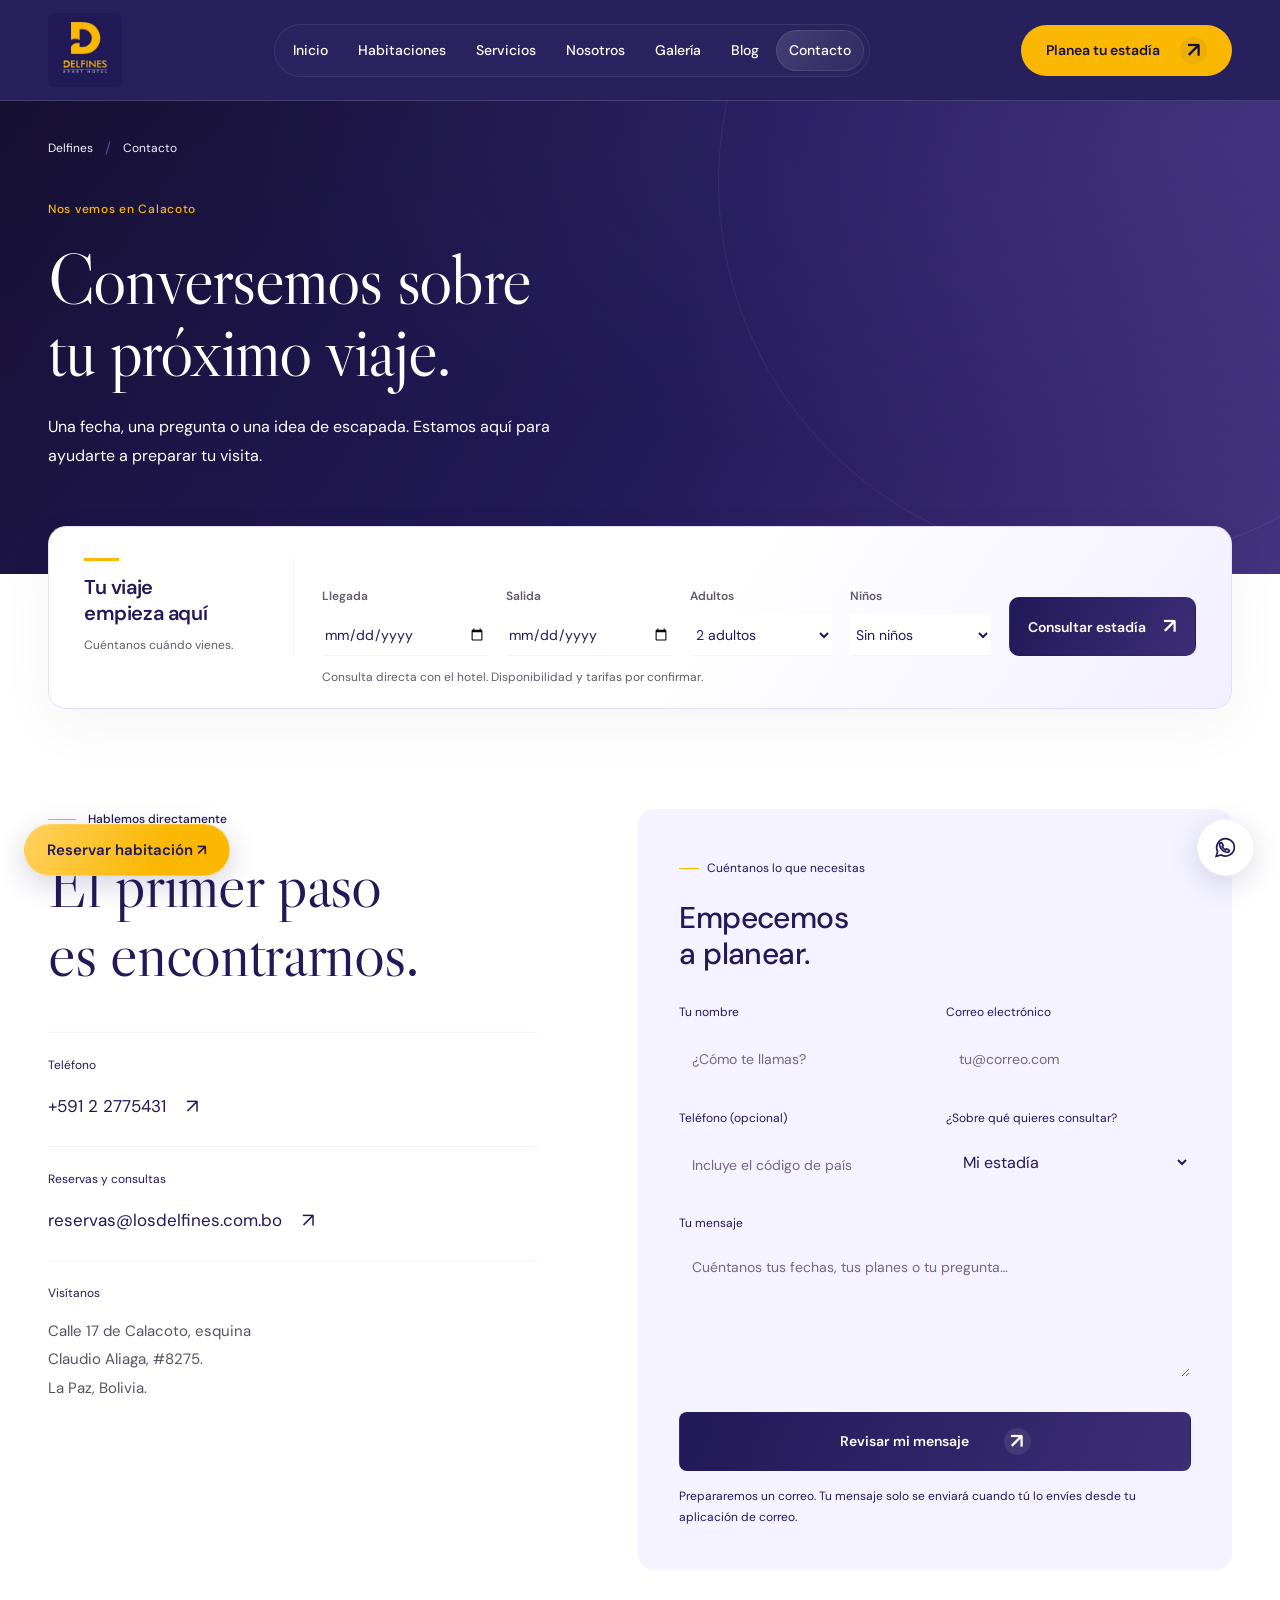
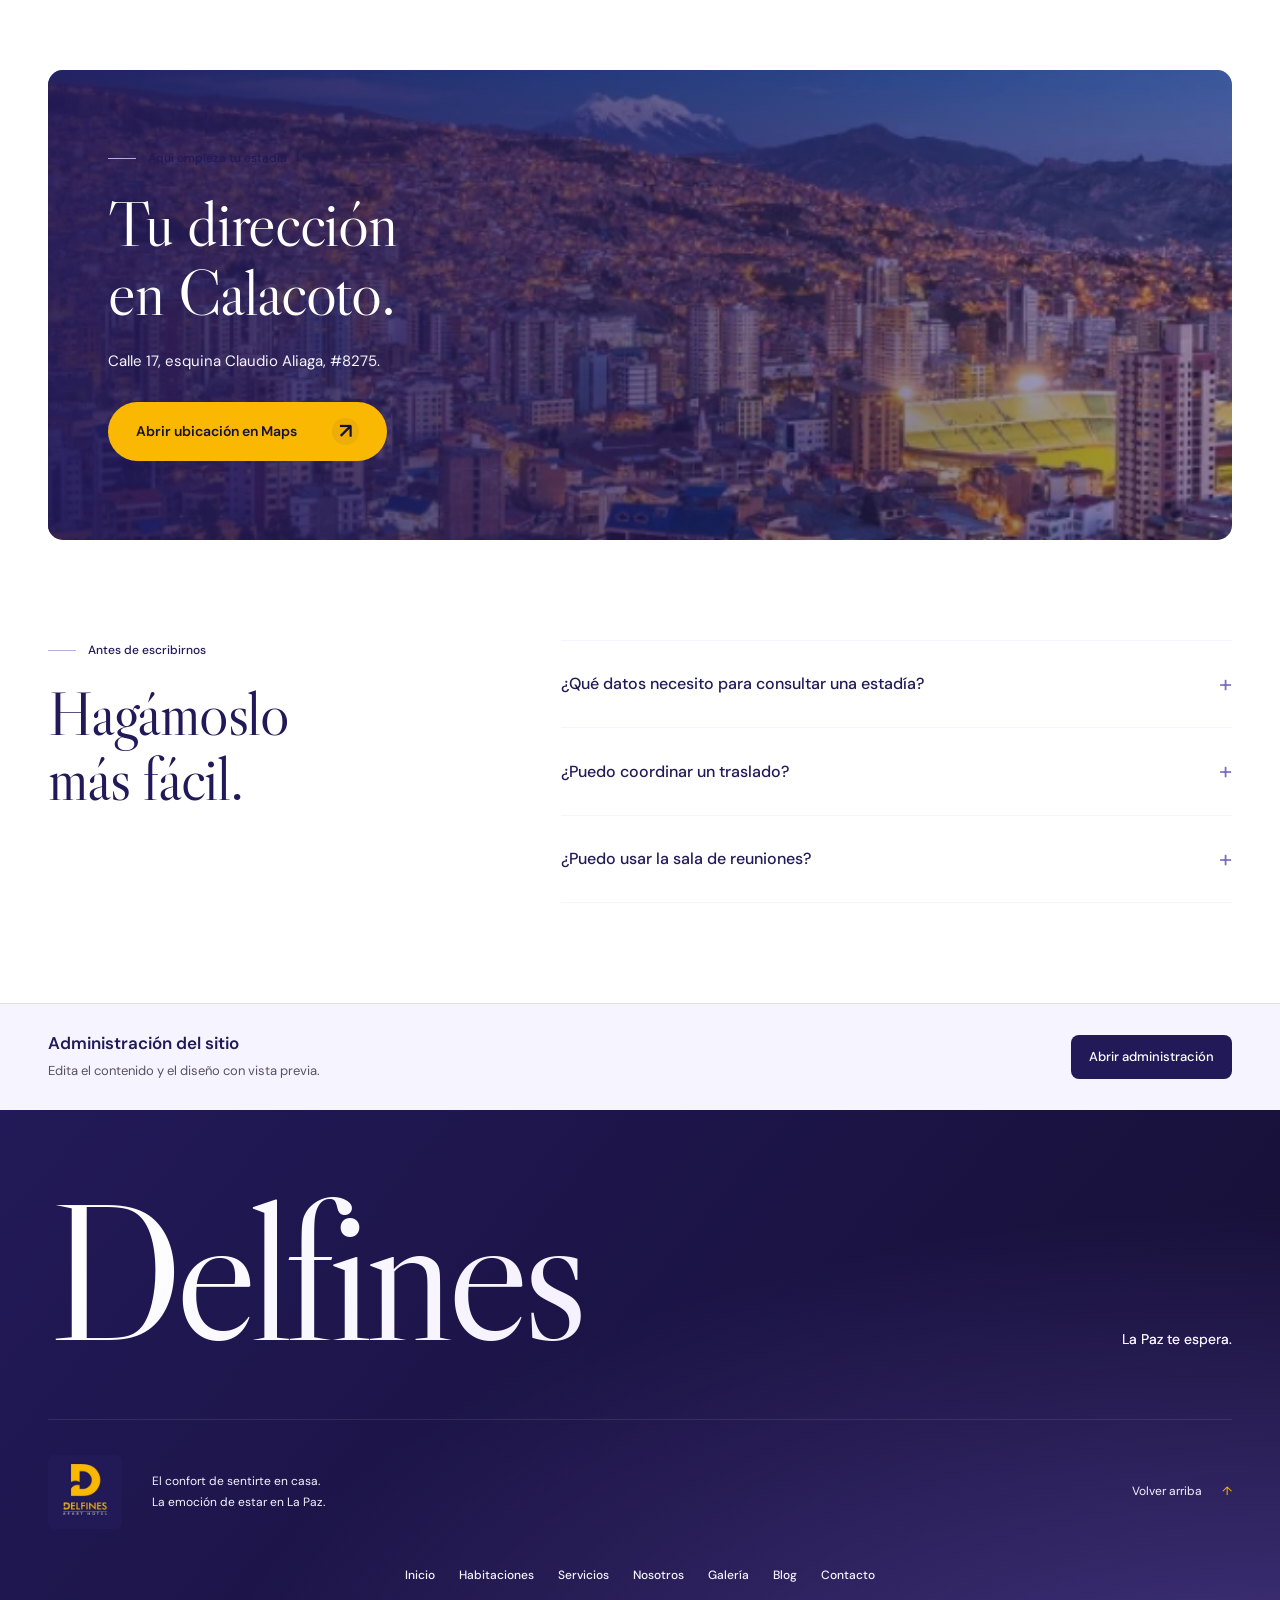
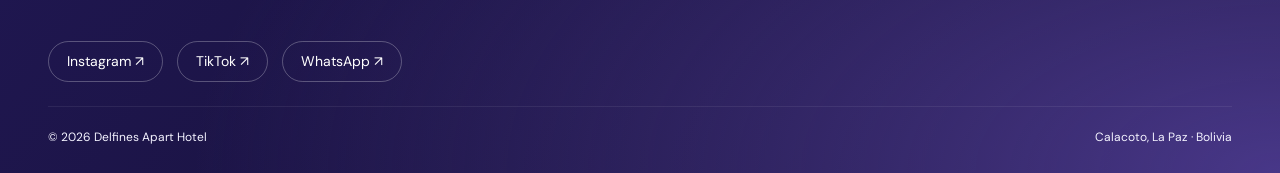
<file: pages/contacto.html>
<!doctype html>
<html lang="es">
<head>
  <base href="../">
  <meta charset="utf-8">
  <meta name="viewport" content="width=device-width, initial-scale=1">
  <meta name="theme-color" content="#221958">
  <meta name="description" content="Contacto de Delfines Apart Hotel. Descubre tu lugar para descansar en Calacoto, La Paz.">
  <title>Contacto · Delfines Apart Hotel</title>
  <link rel="icon" href="assets/logo.webp">
  <link rel="stylesheet" href="assets/fonts.css">
  <link rel="stylesheet" href="css/site/styles.css">
  <link rel="stylesheet" href="css/site/experience.css">
  <link rel="stylesheet" href="css/site/refinements.css?v=3">
  
  <link rel="stylesheet" href="css/site/site.css?v=8">
  <script src="scripts/site/main.js?v=12" defer></script>
<link rel="stylesheet" href="css/site/readability.css?v=1">
<link rel="stylesheet" href="css/editor/entry.css?v=2">
<script src="scripts/editor/settings.js" defer></script><link rel="stylesheet" href="css/site/reservations.css"><script src="scripts/site/reservations.js" defer></script><script src="scripts/editor/resize.js" defer></script><script src="scripts/editor/carousels.js" defer></script><script src="scripts/editor/bridge.js?v=3" defer></script>
<link rel="stylesheet" href="css/site/brand.css?v=4">
</head>
<body class="interior-page readable" data-page="contacto.html"><div class="reading-progress" aria-hidden="true"></div><a class="skip" href="#contenido">Saltar al contenido</a><header class="header">
  <div class="wrap nav-wrap">
    <a class="brand" href="index.html" aria-label="Delfines Apart Hotel, inicio"><img src="assets/logo.webp" width="76" height="76" alt="Delfines Apart Hotel"></a>
    <button class="menu-toggle" aria-expanded="false" aria-controls="menu" aria-label="Abrir menú"><span></span><span></span></button>
    <nav id="menu" aria-label="Navegación principal"><a href="index.html">Inicio</a><a href="pages/habitaciones.html">Habitaciones</a><a href="pages/servicios.html">Servicios</a><a href="pages/nosotros.html">Nosotros</a><a href="pages/galeria.html">Galería</a><a href="pages/blog.html">Blog</a><a href="pages/contacto.html" class="active" aria-current="page">Contacto</a></nav>
    <a class="button small nav-book" href="#reserva">Planea tu estadía <span aria-hidden="true">↗</span></a>
  </div>
</header>
<main id="contenido"><section class="page-hero plain-page-hero"><div class="wrap page-hero-content"><div class="breadcrumb"><a href="index.html">Delfines</a><span aria-hidden="true">/</span><span>Contacto</span></div><div class="page-title-row"><div><p class="page-category">Nos vemos en Calacoto</p><h1>Conversemos sobre<br>tu próximo viaje.</h1><p class="page-intro">Una fecha, una pregunta o una idea de escapada. Estamos aquí para ayudarte a preparar tu visita.</p></div></div></div><span class="hero-page-line" aria-hidden="true"></span></section>  <section class="booking wrap" id="reserva" aria-label="Consulta tu estadía">
    <div class="booking-heading"><span class="tiny-line"></span><h2>Tu viaje empieza aquí</h2><p>Cuéntanos cuándo vienes.</p></div>
    <form id="booking-form"><div class="field"><label for="checkin">Llegada</label><input id="checkin" name="llegada" type="date" required autocomplete="off"></div><div class="field"><label for="checkout">Salida</label><input id="checkout" name="salida" type="date" required autocomplete="off"></div><div class="field guests-field"><label for="guests">Adultos</label><select id="guests" name="adultos"><option value="1">1 adulto</option><option value="2" selected>2 adultos</option></select></div><div class="field children-field"><label for="children">Niños</label><select id="children" name="ninos"><option value="0">Sin niños</option><option value="1">1 niño</option><option value="2">2 niños</option></select></div><button class="button navy" type="submit">Consultar estadía <span aria-hidden="true">↗</span></button><p class="form-error" id="booking-error" aria-live="polite"></p></form>
    <p class="booking-note">Consulta directa con el hotel. Disponibilidad y tarifas por confirmar.</p>
  </section>
<section class="section wrap contact-page-layout"><div class="contact-page-info"><p class="eyebrow">Hablemos directamente</p><h2>El primer paso<br>es encontrarnos.</h2><div class="contact-channel"><span>Teléfono</span><a href="tel:+59122775431">+591 2 2775431 <span aria-hidden="true">↗</span></a></div><div class="contact-channel"><span>Reservas y consultas</span><a href="mailto:reservas@losdelfines.com.bo?subject=Consulta%20desde%20la%20web" aria-label="Abrir correo a reservas@losdelfines.com.bo">reservas@losdelfines.com.bo <span aria-hidden="true">↗</span></a></div><div class="contact-channel"><span>Visítanos</span><p>Calle 17 de Calacoto, esquina<br>Claudio Aliaga, #8275.<br>La Paz, Bolivia.</p></div></div><div class="contact-form-panel"><span class="modal-step">Cuéntanos lo que necesitas</span><h3>Empecemos<br>a planear.</h3><form id="contact-form"><div class="contact-fields"><div><label for="contact-name">Tu nombre</label><input id="contact-name" name="nombre" autocomplete="name" required placeholder="¿Cómo te llamas?"></div><div><label for="contact-email">Correo electrónico</label><input id="contact-email" name="correo" type="email" autocomplete="email" required placeholder="tu@correo.com" spellcheck="false"></div><div><label for="contact-phone">Teléfono (opcional)</label><input id="contact-phone" name="telefono" type="tel" autocomplete="tel" placeholder="Incluye el código de país"></div><div><label for="contact-topic">¿Sobre qué quieres consultar?</label><select id="contact-topic" name="asunto"><option>Mi estadía</option><option>Servicios del hotel</option><option>Traslados</option><option>Sala de reuniones</option><option>Otra consulta</option></select></div><div class="full-field"><label for="contact-message">Tu mensaje</label><textarea id="contact-message" name="mensaje" rows="4" required placeholder="Cuéntanos tus fechas, tus planes o tu pregunta…"></textarea></div></div><button class="button navy" type="submit">Revisar mi mensaje <span aria-hidden="true">↗</span></button><p class="small-print">Prepararemos un correo. Tu mensaje solo se enviará cuando tú lo envíes desde tu aplicación de correo.</p></form></div></section><section class="location-story wrap"><div><img class="" src="assets/lapaz.webp" width="1600" height="1100" alt="Panorámica de La Paz" loading="lazy"></div><div><p class="eyebrow">Aquí empieza tu estadía</p><h2>Tu dirección<br>en Calacoto.</h2><p>Calle 17, esquina Claudio Aliaga, #8275.</p><a class="button" href="https://www.google.com/maps/search/?api=1&query=Delfines+Apart+Hotel+Calacoto+La+Paz+Bolivia" target="_blank" rel="noopener">Abrir ubicación en Maps <span aria-hidden="true">↗</span></a></div></section><section class="section wrap faq-section"><div><p class="eyebrow">Antes de escribirnos</p><h2>Hagámoslo<br>más fácil.</h2></div><div class="faq-list"><details><summary>¿Qué datos necesito para consultar una estadía?<span aria-hidden="true">+</span></summary><div><p>Indica tus fechas de llegada y salida, el número de adultos y niños y cualquier necesidad particular. Así el equipo podrá orientarte sobre las opciones disponibles.</p></div></details><details><summary>¿Puedo coordinar un traslado?<span aria-hidden="true">+</span></summary><div><p>El sitio original incluye transbordos entre sus servicios. Consulta previamente disponibilidad, tarifa y coordinación con el hotel.</p></div></details><details><summary>¿Puedo usar la sala de reuniones?<span aria-hidden="true">+</span></summary><div><p>La sala está sujeta a disponibilidad. Indica la fecha y las características de tu reunión para consultar las condiciones.</p></div></details></div></section></main><footer><div class="footer-signature wrap"><strong class="footer-title">Delfines</strong><span>La Paz te espera.</span></div><div class="wrap footer-main"><a class="footer-brand" href="index.html"><img src="assets/logo.webp" width="90" height="90" alt="Delfines Apart Hotel"></a><p>El confort de sentirte en casa.<br>La emoción de estar en La Paz.</p><a href="#contenido">Volver arriba <span aria-hidden="true">↑</span></a></div><nav class="footer-links" aria-label="Páginas del hotel"><a href="index.html">Inicio</a><a href="pages/habitaciones.html">Habitaciones</a><a href="pages/servicios.html">Servicios</a><a href="pages/nosotros.html">Nosotros</a><a href="pages/galeria.html">Galería</a><a href="pages/blog.html">Blog</a><a href="pages/contacto.html">Contacto</a></nav><nav class="footer-social wrap" aria-label="Redes sociales"><a href="https://www.instagram.com/delfinesaparth/" target="_blank" rel="noopener noreferrer">Instagram ↗</a><a href="https://www.tiktok.com/@delfinesaparthotel" target="_blank" rel="noopener noreferrer">TikTok ↗</a><a href="https://wa.me/59176562122" target="_blank" rel="noopener noreferrer">WhatsApp ↗</a></nav><div class="wrap footer-bottom"><span>© <span id="year">2026</span> Delfines Apart Hotel</span><span>Calacoto, La Paz · Bolivia</span></div></footer>
<a class="floating-contact" href="https://wa.me/59176562122" target="_blank" rel="noopener noreferrer" aria-label="Consultar por WhatsApp"><svg viewBox="0 0 24 24" fill="none" stroke="currentColor" stroke-width="1.6" aria-hidden="true"><path d="M20.5 11.7a8.5 8.5 0 0 1-12.6 7.4L3 20.5l1.4-4.7a8.5 8.5 0 1 1 16.1-4.1Z"/><path d="m8.3 7.3 1.5 2.6-1 1.1c.7 1.6 1.7 2.6 3.3 3.3l1.1-1 2.6 1.5c-.2 1.5-1.1 2-2.2 1.8-3.8-.7-6.7-3.6-7.3-7.2-.2-1.1.4-1.9 2-2.1Z"/></svg><span>¿Planeamos tu viaje?</span></a>
<dialog id="gallery-dialog" class="lightbox" aria-labelledby="gallery-modal-title">
 <header class="gallery-toolbar"><div><span class="modal-kicker">Una mirada a Delfines</span><h2 id="gallery-modal-title">El lugar de tus próximos recuerdos.</h2></div><button class="dialog-close" aria-label="Cerrar galería"><svg viewBox="0 0 24 24" aria-hidden="true"><path d="m6 6 12 12M18 6 6 18"/></svg></button></header>
 <div class="gallery-stage"><button class="gallery-prev" aria-label="Foto anterior"><svg viewBox="0 0 24 24" aria-hidden="true"><path d="m14 6-6 6 6 6"/></svg></button><figure><img id="lightbox-image" src="assets/hero.webp" width="1500" height="1000" alt=""><figcaption id="lightbox-caption"></figcaption></figure><button class="gallery-next" aria-label="Foto siguiente"><svg viewBox="0 0 24 24" aria-hidden="true"><path d="m10 6 6 6-6 6"/></svg></button></div>
 <div class="gallery-bottom"><div class="gallery-thumbnails" role="group" aria-label="Elegir una fotografía"></div><div class="gallery-meta"><span class="gallery-count" aria-live="polite"></span><span class="keyboard-tip">Usa las flechas para explorar</span></div></div>
</dialog>
<dialog id="booking-dialog" class="booking-dialog" aria-labelledby="booking-title">
 <button class="dialog-close" aria-label="Cerrar consulta"><svg viewBox="0 0 24 24" aria-hidden="true"><path d="m6 6 12 12M18 6 6 18"/></svg></button>
 <aside class="booking-editorial"><img src="assets/habitacion.webp" width="700" height="1100" alt="Habitación de Delfines Apart Hotel"><div><span class="modal-kicker">Delfines Apart Hotel</span><h3>Un descanso<br> que empieza<br> aquí.</h3><p>Calacoto, La Paz.<br>Tu lugar para bajar el ritmo.</p></div></aside>
 <div class="booking-modal-content"><span class="modal-step">Tu próxima estadía</span><h2 id="booking-title">Nos encantará<br> recibirte.</h2><p class="booking-intro">Revisa los detalles de tu viaje y consulta directamente con nuestro equipo.</p>
 <p id="booking-summary" class="sr-only"></p>
 <dl class="trip-summary"><div><dt>Llegada</dt><dd id="trip-arrival"></dd></div><div><dt>Salida</dt><dd id="trip-departure"></dd></div><div><dt>Duración</dt><dd id="trip-nights"></dd></div><div><dt>Huéspedes</dt><dd id="trip-guests"></dd></div><div id="trip-plan-row" hidden><dt>Plan elegido</dt><dd id="trip-plan"></dd></div></dl>
 <button class="edit-trip" type="button">Modificar fechas y huéspedes <span aria-hidden="true">↗</span></button>
 <div class="reservation-note"><svg viewBox="0 0 24 24" aria-hidden="true"><circle cx="12" cy="12" r="9"/><path d="M12 11v6M12 7v1"/></svg><p>El hotel confirmará disponibilidad y tarifas. Esta consulta no constituye una reserva.</p></div>
 <a id="email-booking" class="button navy" href="mailto:reservas@losdelfines.com.bo?subject=Consulta%20desde%20la%20web" aria-label="Abrir correo a reservas@losdelfines.com.bo">Preparar mi consulta <span aria-hidden="true">↗</span></a><span class="mail-note">Abriremos tu aplicación de correo con los detalles. Tú decides cuándo enviarlo.</span><a class="dialog-phone" href="tel:+59122775431">¿Prefieres hablar? +591 2 2775431</a></div>
</dialog>
<dialog id="contact-dialog" class="contact-dialog" aria-labelledby="contact-dialog-title"><button class="dialog-close" aria-label="Cerrar mensaje"><svg viewBox="0 0 24 24" aria-hidden="true"><path d="m6 6 12 12M18 6 6 18"/></svg></button><span class="modal-step">Tu consulta a Delfines</span><h2 id="contact-dialog-title">Todo listo<br>para conversar.</h2><p>Revisa tu mensaje antes de abrir el correo.</p><dl id="contact-preview"></dl><a id="contact-mailto" class="button navy">Preparar mi correo <span aria-hidden="true">↗</span></a><p class="mail-note">El mensaje todavía no se ha enviado. Tu aplicación de correo se encargará del envío.</p></dialog></body></html>
</file>
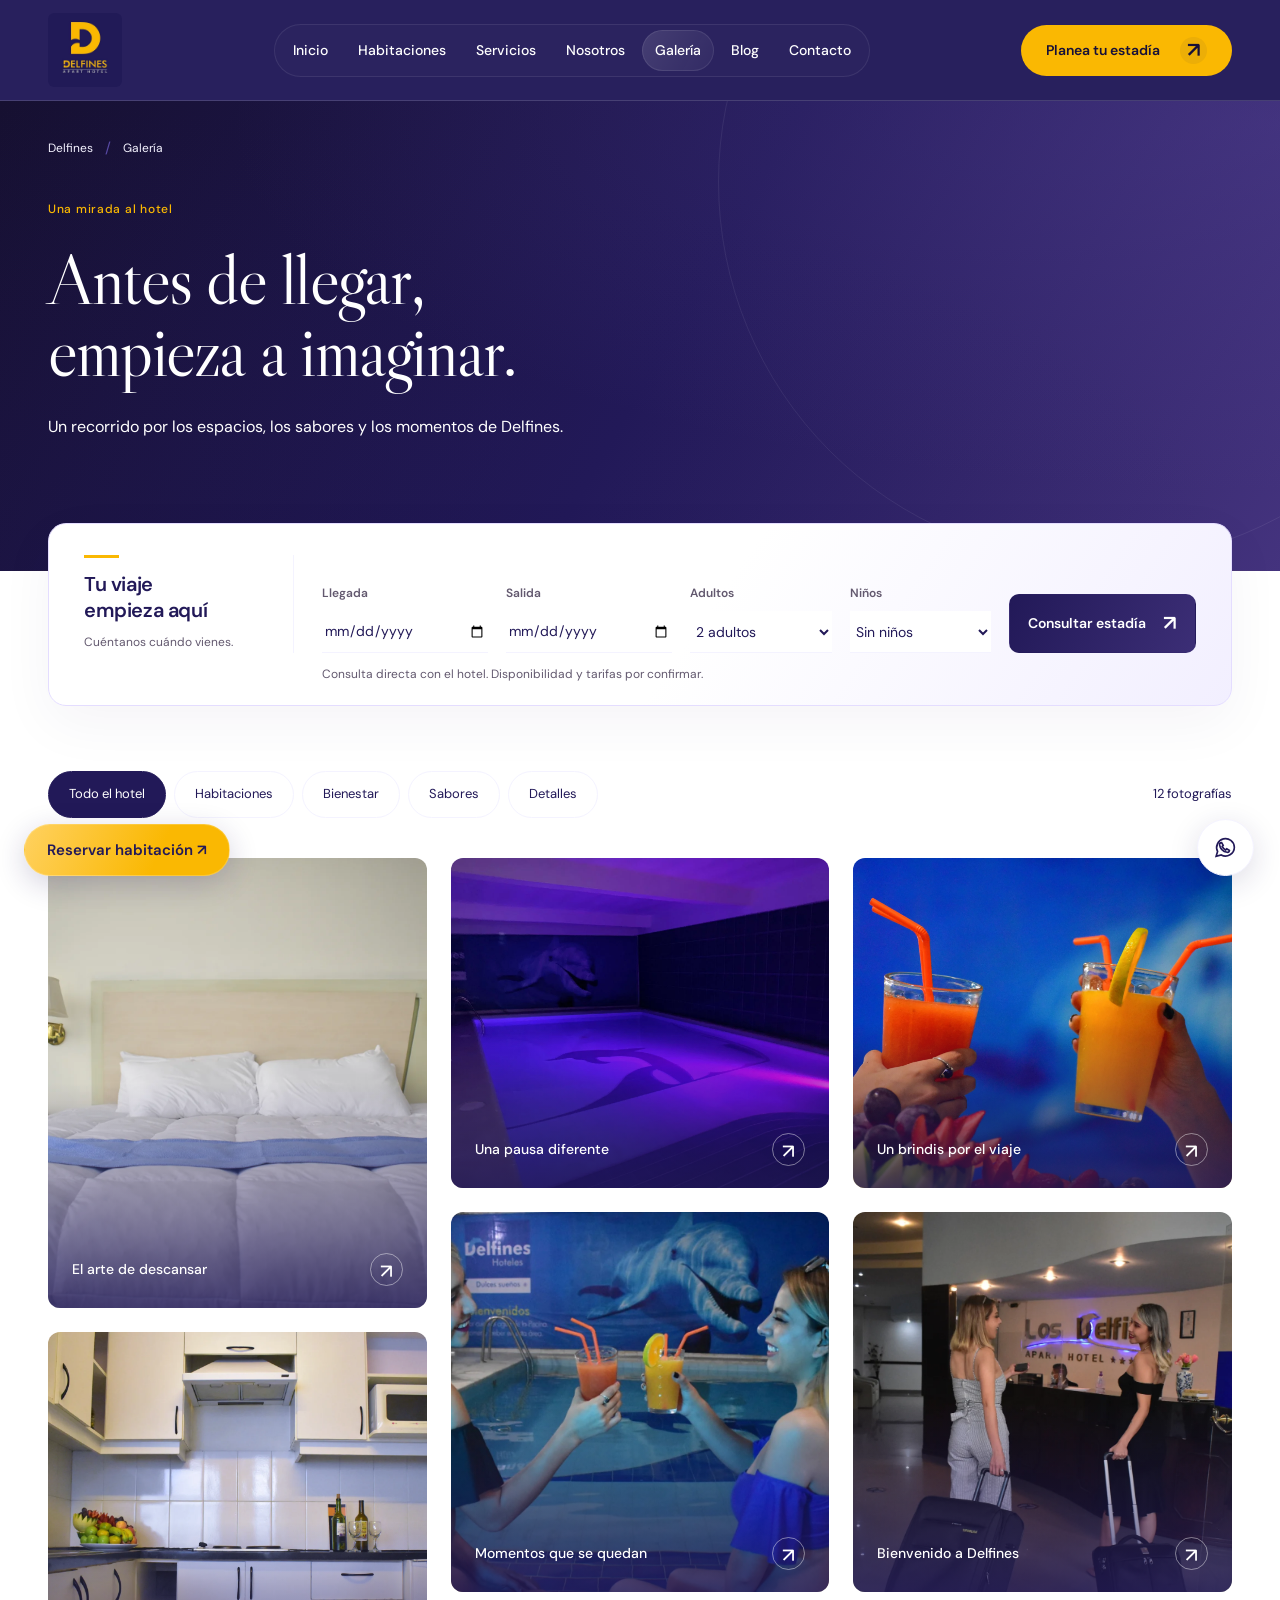
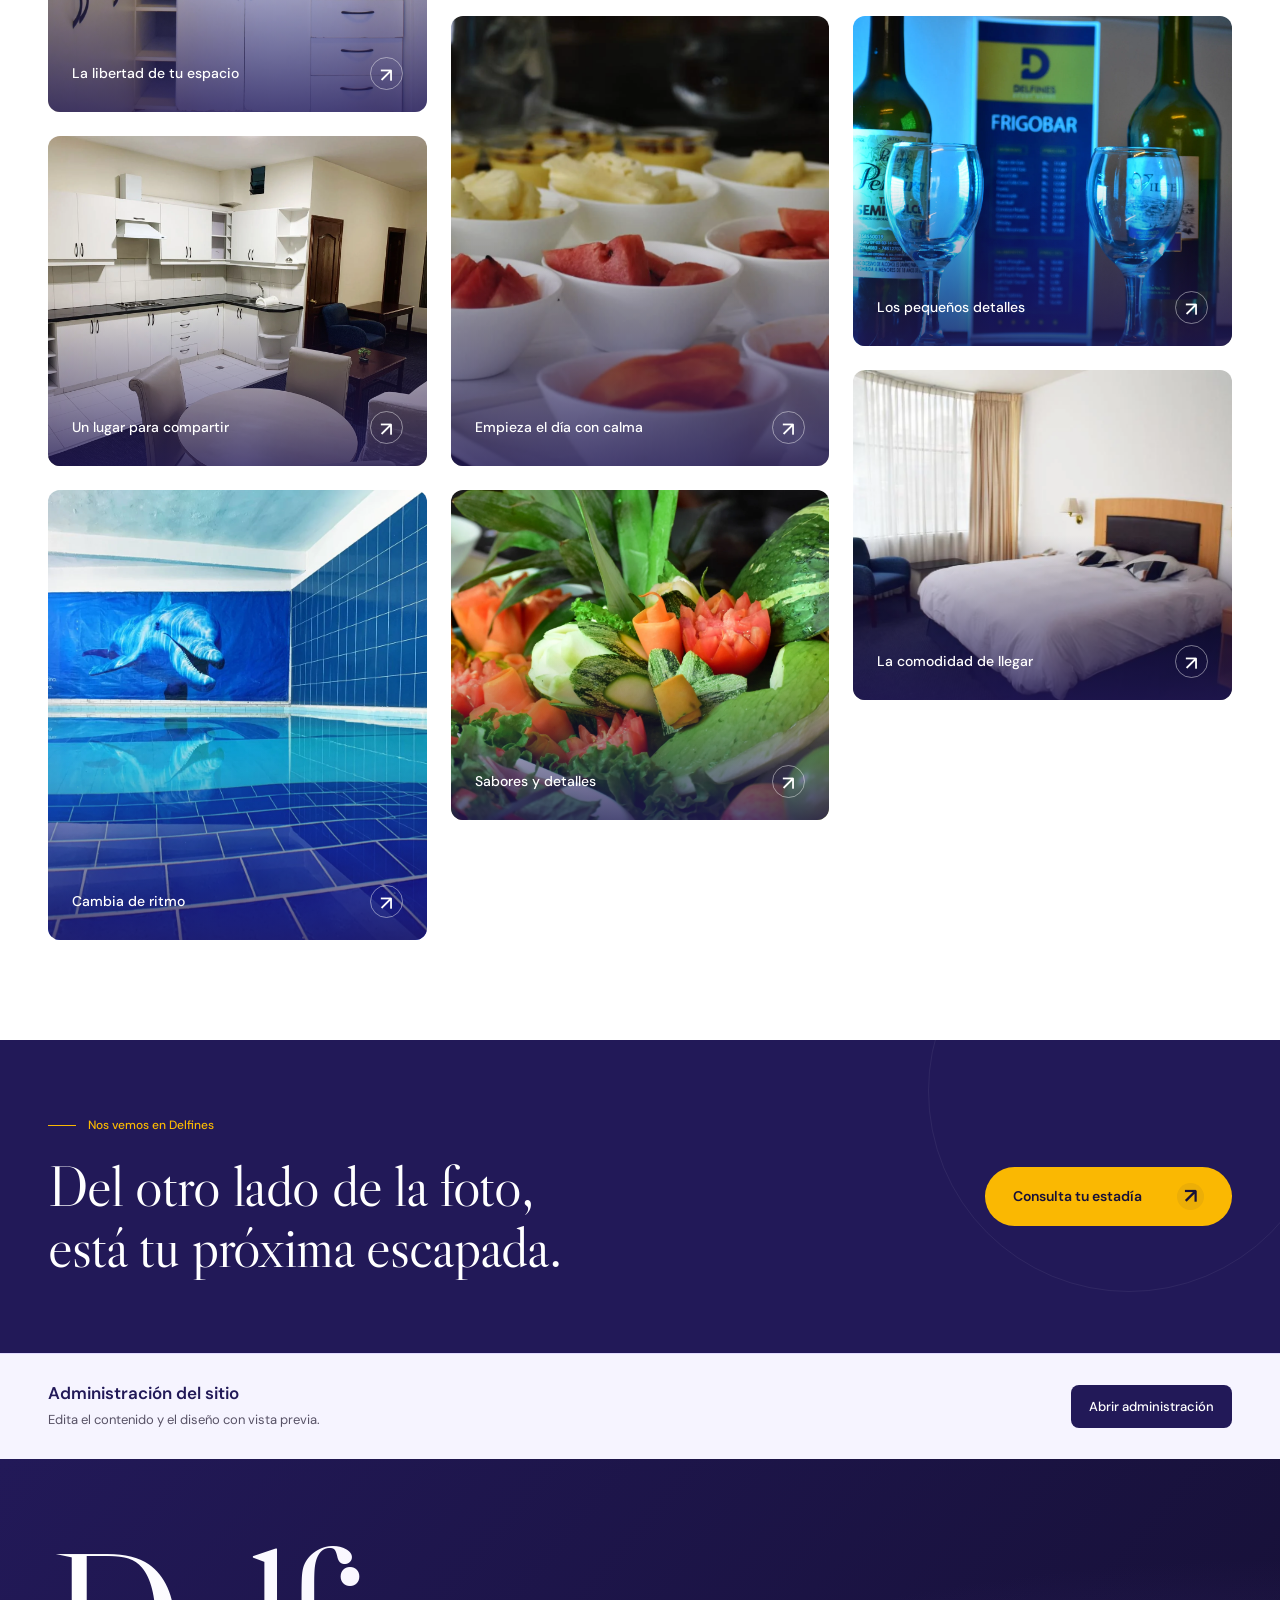
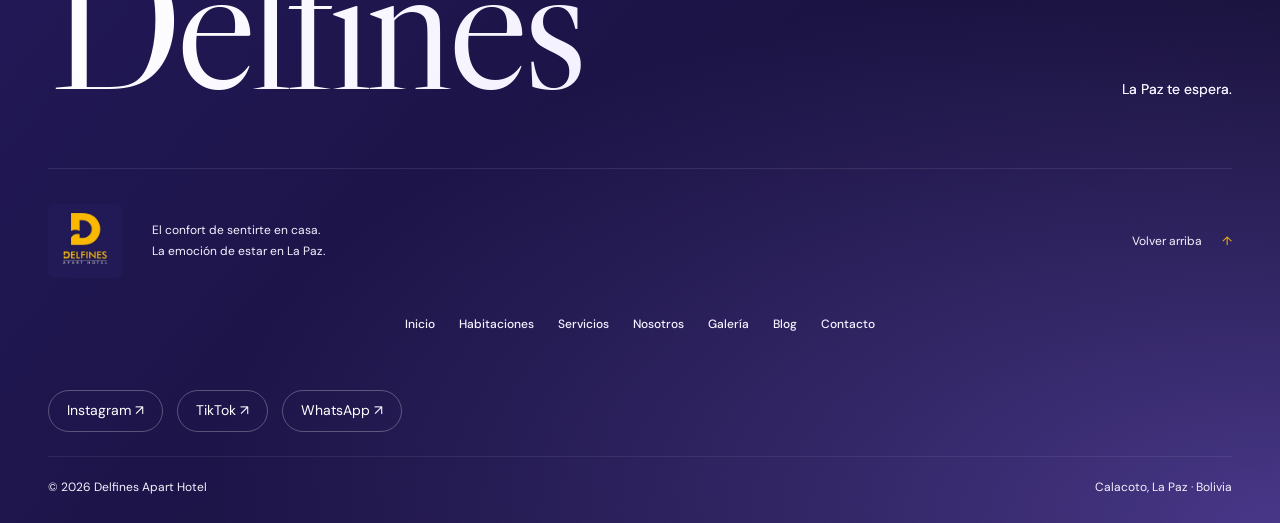
<file: pages/galeria.html>
<!doctype html>
<html lang="es">
<head>
  <base href="../">
  <meta charset="utf-8">
  <meta name="viewport" content="width=device-width, initial-scale=1">
  <meta name="theme-color" content="#221958">
  <meta name="description" content="Galería de Delfines Apart Hotel. Descubre tu lugar para descansar en Calacoto, La Paz.">
  <title>Galería · Delfines Apart Hotel</title>
  <link rel="icon" href="assets/logo.webp">
  <link rel="stylesheet" href="assets/fonts.css">
  <link rel="stylesheet" href="css/site/styles.css">
  <link rel="stylesheet" href="css/site/experience.css">
  <link rel="stylesheet" href="css/site/refinements.css?v=3">
  
  <link rel="stylesheet" href="css/site/site.css?v=8">
  <script src="scripts/site/main.js?v=12" defer></script>
<link rel="stylesheet" href="css/site/readability.css?v=1">
<link rel="stylesheet" href="css/editor/entry.css?v=2">
<script src="scripts/editor/settings.js" defer></script><link rel="stylesheet" href="css/site/reservations.css"><script src="scripts/site/reservations.js" defer></script><script src="scripts/editor/resize.js" defer></script><script src="scripts/editor/carousels.js" defer></script><script src="scripts/editor/bridge.js?v=3" defer></script>
<link rel="stylesheet" href="css/site/brand.css?v=4">
</head>
<body class="interior-page readable" data-page="galeria.html"><div class="reading-progress" aria-hidden="true"></div><a class="skip" href="#contenido">Saltar al contenido</a><header class="header">
  <div class="wrap nav-wrap">
    <a class="brand" href="index.html" aria-label="Delfines Apart Hotel, inicio"><img src="assets/logo.webp" width="76" height="76" alt="Delfines Apart Hotel"></a>
    <button class="menu-toggle" aria-expanded="false" aria-controls="menu" aria-label="Abrir menú"><span></span><span></span></button>
    <nav id="menu" aria-label="Navegación principal"><a href="index.html">Inicio</a><a href="pages/habitaciones.html">Habitaciones</a><a href="pages/servicios.html">Servicios</a><a href="pages/nosotros.html">Nosotros</a><a href="pages/galeria.html" class="active" aria-current="page">Galería</a><a href="pages/blog.html">Blog</a><a href="pages/contacto.html">Contacto</a></nav>
    <a class="button small nav-book" href="#reserva">Planea tu estadía <span aria-hidden="true">↗</span></a>
  </div>
</header>
<main id="contenido"><section class="page-hero plain-page-hero"><div class="wrap page-hero-content"><div class="breadcrumb"><a href="index.html">Delfines</a><span aria-hidden="true">/</span><span>Galería</span></div><div class="page-title-row"><div><p class="page-category">Una mirada al hotel</p><h1>Antes de llegar,<br>empieza a imaginar.</h1><p class="page-intro">Un recorrido por los espacios, los sabores y los momentos de Delfines.</p></div></div></div><span class="hero-page-line" aria-hidden="true"></span></section>  <section class="booking wrap" id="reserva" aria-label="Consulta tu estadía">
    <div class="booking-heading"><span class="tiny-line"></span><h2>Tu viaje empieza aquí</h2><p>Cuéntanos cuándo vienes.</p></div>
    <form id="booking-form"><div class="field"><label for="checkin">Llegada</label><input id="checkin" name="llegada" type="date" required autocomplete="off"></div><div class="field"><label for="checkout">Salida</label><input id="checkout" name="salida" type="date" required autocomplete="off"></div><div class="field guests-field"><label for="guests">Adultos</label><select id="guests" name="adultos"><option value="1">1 adulto</option><option value="2" selected>2 adultos</option></select></div><div class="field children-field"><label for="children">Niños</label><select id="children" name="ninos"><option value="0">Sin niños</option><option value="1">1 niño</option><option value="2">2 niños</option></select></div><button class="button navy" type="submit">Consultar estadía <span aria-hidden="true">↗</span></button><p class="form-error" id="booking-error" aria-live="polite"></p></form>
    <p class="booking-note">Consulta directa con el hotel. Disponibilidad y tarifas por confirmar.</p>
  </section>
<section class="section wrap gallery-page"><div class="gallery-filter-bar"><div class="filter-buttons" role="group" aria-label="Filtrar fotografías"><button data-filter="todos" aria-pressed="true" class="selected">Todo el hotel</button><button data-filter="habitaciones" aria-pressed="false">Habitaciones</button><button data-filter="bienestar" aria-pressed="false">Bienestar</button><button data-filter="sabores" aria-pressed="false">Sabores</button><button data-filter="hotel" aria-pressed="false">Detalles</button></div><p id="gallery-results" aria-live="polite">12 fotografías</p></div><div class="photo-masonry"><button class="masonry-photo" data-category="habitaciones" data-photo="6"><img class="" src="assets/espacio-1.webp" width="1600" height="1100" alt="Dormitorio con cama amplia" loading="lazy"><span>El arte de descansar<span aria-hidden="true">↗</span></span></button><button class="masonry-photo" data-category="habitaciones" data-photo="7"><img class="" src="assets/espacio-3.webp" width="1600" height="1100" alt="Cocina equipada del departamento" loading="lazy"><span>La libertad de tu espacio<span aria-hidden="true">↗</span></span></button><button class="masonry-photo" data-category="habitaciones" data-photo="8"><img class="" src="assets/espacio-11.webp" width="1600" height="1100" alt="Cocina y comedor de Delfines" loading="lazy"><span>Un lugar para compartir<span aria-hidden="true">↗</span></span></button><button class="masonry-photo" data-category="bienestar" data-photo="9"><img class="" src="assets/espacio-8.webp" width="1600" height="1100" alt="Piscina de Delfines" loading="lazy"><span>Cambia de ritmo<span aria-hidden="true">↗</span></span></button><button class="masonry-photo" data-category="bienestar" data-photo="10"><img class="" src="assets/espacio-5.webp" width="1600" height="1100" alt="Iluminación de la piscina interior" loading="lazy"><span>Una pausa diferente<span aria-hidden="true">↗</span></span></button><button class="masonry-photo" data-category="bienestar" data-photo="2"><img class="" src="assets/piscina-delfines.jpg" width="1600" height="1100" alt="Huéspedes junto a la piscina" loading="lazy"><span>Momentos que se quedan<span aria-hidden="true">↗</span></span></button><button class="masonry-photo" data-category="sabores" data-photo="11"><img class="" src="assets/espacio-7.webp" width="1600" height="1100" alt="Desayuno buffet" loading="lazy"><span>Empieza el día con calma<span aria-hidden="true">↗</span></span></button><button class="masonry-photo" data-category="sabores" data-photo="12"><img class="" src="assets/espacio-4.webp" width="1600" height="1100" alt="Presentación de alimentos en el buffet" loading="lazy"><span>Sabores y detalles<span aria-hidden="true">↗</span></span></button><button class="masonry-photo" data-category="sabores" data-photo="3"><img class="" src="assets/galeria.webp" width="1600" height="1100" alt="Cócteles de frutas" loading="lazy"><span>Un brindis por el viaje<span aria-hidden="true">↗</span></span></button><button class="masonry-photo" data-category="hotel" data-photo="0"><img class="" src="assets/hero.webp" width="1600" height="1100" alt="Recepción del apart hotel" loading="lazy"><span>Bienvenido a Delfines<span aria-hidden="true">↗</span></span></button><button class="masonry-photo" data-category="hotel" data-photo="4"><img class="" src="assets/nosotros.webp" width="1600" height="1100" alt="Detalle del frigobar" loading="lazy"><span>Los pequeños detalles<span aria-hidden="true">↗</span></span></button><button class="masonry-photo" data-category="habitaciones" data-photo="13"><img class="" src="assets/espacio-12.webp" width="1600" height="1100" alt="Habitación con ventana y sillón" loading="lazy"><span>La comodidad de llegar<span aria-hidden="true">↗</span></span></button></div></section><section class="inner-cta"><div class="wrap"><div><p class="eyebrow">Nos vemos en Delfines</p><h2>Del otro lado de la foto,<br>está tu próxima escapada.</h2></div><a class="button" href="#reserva">Consulta tu estadía <span aria-hidden="true">↗</span></a></div></section></main><footer><div class="footer-signature wrap"><strong class="footer-title">Delfines</strong><span>La Paz te espera.</span></div><div class="wrap footer-main"><a class="footer-brand" href="index.html"><img src="assets/logo.webp" width="90" height="90" alt="Delfines Apart Hotel"></a><p>El confort de sentirte en casa.<br>La emoción de estar en La Paz.</p><a href="#contenido">Volver arriba <span aria-hidden="true">↑</span></a></div><nav class="footer-links" aria-label="Páginas del hotel"><a href="index.html">Inicio</a><a href="pages/habitaciones.html">Habitaciones</a><a href="pages/servicios.html">Servicios</a><a href="pages/nosotros.html">Nosotros</a><a href="pages/galeria.html">Galería</a><a href="pages/blog.html">Blog</a><a href="pages/contacto.html">Contacto</a></nav><nav class="footer-social wrap" aria-label="Redes sociales"><a href="https://www.instagram.com/delfinesaparth/" target="_blank" rel="noopener noreferrer">Instagram ↗</a><a href="https://www.tiktok.com/@delfinesaparthotel" target="_blank" rel="noopener noreferrer">TikTok ↗</a><a href="https://wa.me/59176562122" target="_blank" rel="noopener noreferrer">WhatsApp ↗</a></nav><div class="wrap footer-bottom"><span>© <span id="year">2026</span> Delfines Apart Hotel</span><span>Calacoto, La Paz · Bolivia</span></div></footer>
<a class="floating-contact" href="https://wa.me/59176562122" target="_blank" rel="noopener noreferrer" aria-label="Consultar por WhatsApp"><svg viewBox="0 0 24 24" fill="none" stroke="currentColor" stroke-width="1.6" aria-hidden="true"><path d="M20.5 11.7a8.5 8.5 0 0 1-12.6 7.4L3 20.5l1.4-4.7a8.5 8.5 0 1 1 16.1-4.1Z"/><path d="m8.3 7.3 1.5 2.6-1 1.1c.7 1.6 1.7 2.6 3.3 3.3l1.1-1 2.6 1.5c-.2 1.5-1.1 2-2.2 1.8-3.8-.7-6.7-3.6-7.3-7.2-.2-1.1.4-1.9 2-2.1Z"/></svg><span>¿Planeamos tu viaje?</span></a>
<dialog id="gallery-dialog" class="lightbox" aria-labelledby="gallery-modal-title">
 <header class="gallery-toolbar"><div><span class="modal-kicker">Una mirada a Delfines</span><h2 id="gallery-modal-title">El lugar de tus próximos recuerdos.</h2></div><button class="dialog-close" aria-label="Cerrar galería"><svg viewBox="0 0 24 24" aria-hidden="true"><path d="m6 6 12 12M18 6 6 18"/></svg></button></header>
 <div class="gallery-stage"><button class="gallery-prev" aria-label="Foto anterior"><svg viewBox="0 0 24 24" aria-hidden="true"><path d="m14 6-6 6 6 6"/></svg></button><figure><img id="lightbox-image" src="assets/hero.webp" width="1500" height="1000" alt=""><figcaption id="lightbox-caption"></figcaption></figure><button class="gallery-next" aria-label="Foto siguiente"><svg viewBox="0 0 24 24" aria-hidden="true"><path d="m10 6 6 6-6 6"/></svg></button></div>
 <div class="gallery-bottom"><div class="gallery-thumbnails" role="group" aria-label="Elegir una fotografía"></div><div class="gallery-meta"><span class="gallery-count" aria-live="polite"></span><span class="keyboard-tip">Usa las flechas para explorar</span></div></div>
</dialog>
<dialog id="booking-dialog" class="booking-dialog" aria-labelledby="booking-title">
 <button class="dialog-close" aria-label="Cerrar consulta"><svg viewBox="0 0 24 24" aria-hidden="true"><path d="m6 6 12 12M18 6 6 18"/></svg></button>
 <aside class="booking-editorial"><img src="assets/habitacion.webp" width="700" height="1100" alt="Habitación de Delfines Apart Hotel"><div><span class="modal-kicker">Delfines Apart Hotel</span><h3>Un descanso<br> que empieza<br> aquí.</h3><p>Calacoto, La Paz.<br>Tu lugar para bajar el ritmo.</p></div></aside>
 <div class="booking-modal-content"><span class="modal-step">Tu próxima estadía</span><h2 id="booking-title">Nos encantará<br> recibirte.</h2><p class="booking-intro">Revisa los detalles de tu viaje y consulta directamente con nuestro equipo.</p>
 <p id="booking-summary" class="sr-only"></p>
 <dl class="trip-summary"><div><dt>Llegada</dt><dd id="trip-arrival"></dd></div><div><dt>Salida</dt><dd id="trip-departure"></dd></div><div><dt>Duración</dt><dd id="trip-nights"></dd></div><div><dt>Huéspedes</dt><dd id="trip-guests"></dd></div><div id="trip-plan-row" hidden><dt>Plan elegido</dt><dd id="trip-plan"></dd></div></dl>
 <button class="edit-trip" type="button">Modificar fechas y huéspedes <span aria-hidden="true">↗</span></button>
 <div class="reservation-note"><svg viewBox="0 0 24 24" aria-hidden="true"><circle cx="12" cy="12" r="9"/><path d="M12 11v6M12 7v1"/></svg><p>El hotel confirmará disponibilidad y tarifas. Esta consulta no constituye una reserva.</p></div>
 <a id="email-booking" class="button navy" href="mailto:reservas@losdelfines.com.bo">Preparar mi consulta <span aria-hidden="true">↗</span></a><span class="mail-note">Abriremos tu aplicación de correo con los detalles. Tú decides cuándo enviarlo.</span><a class="dialog-phone" href="tel:+59122775431">¿Prefieres hablar? +591 2 2775431</a></div>
</dialog>
</body></html>
</file>
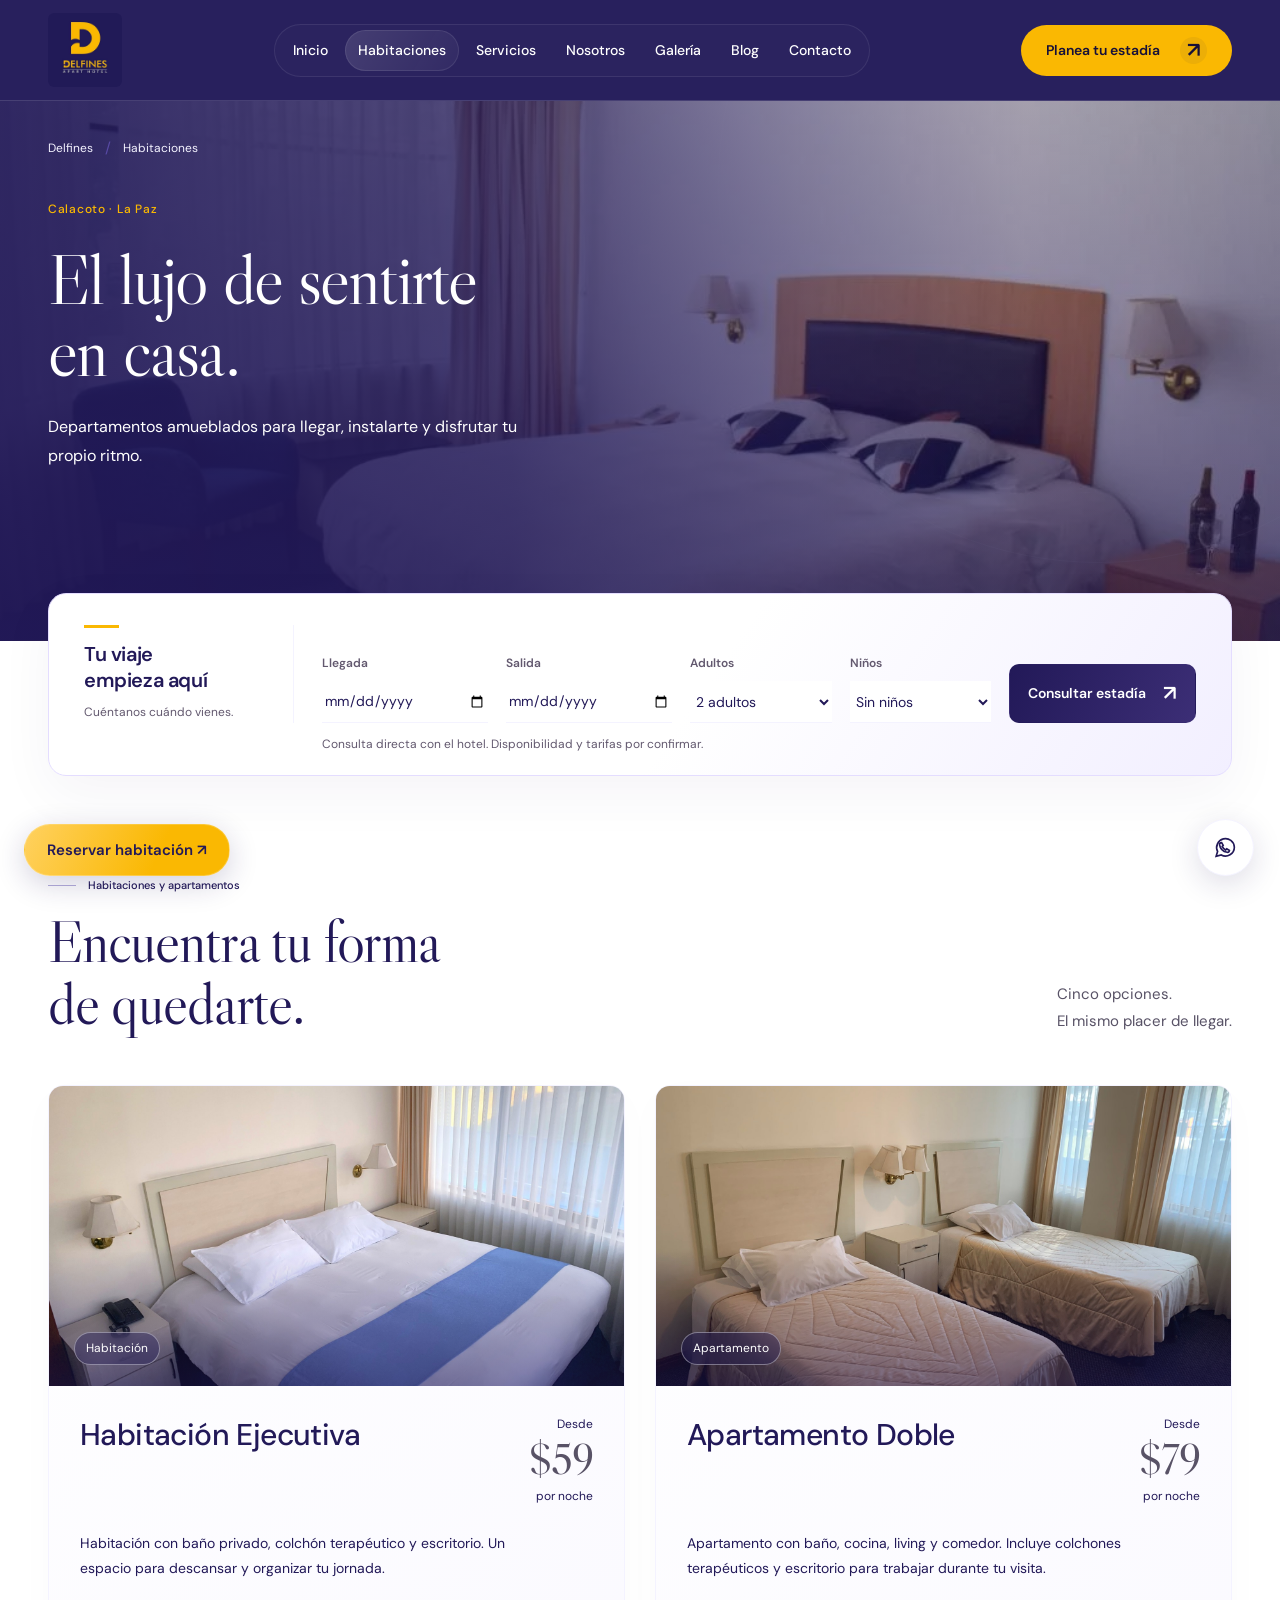
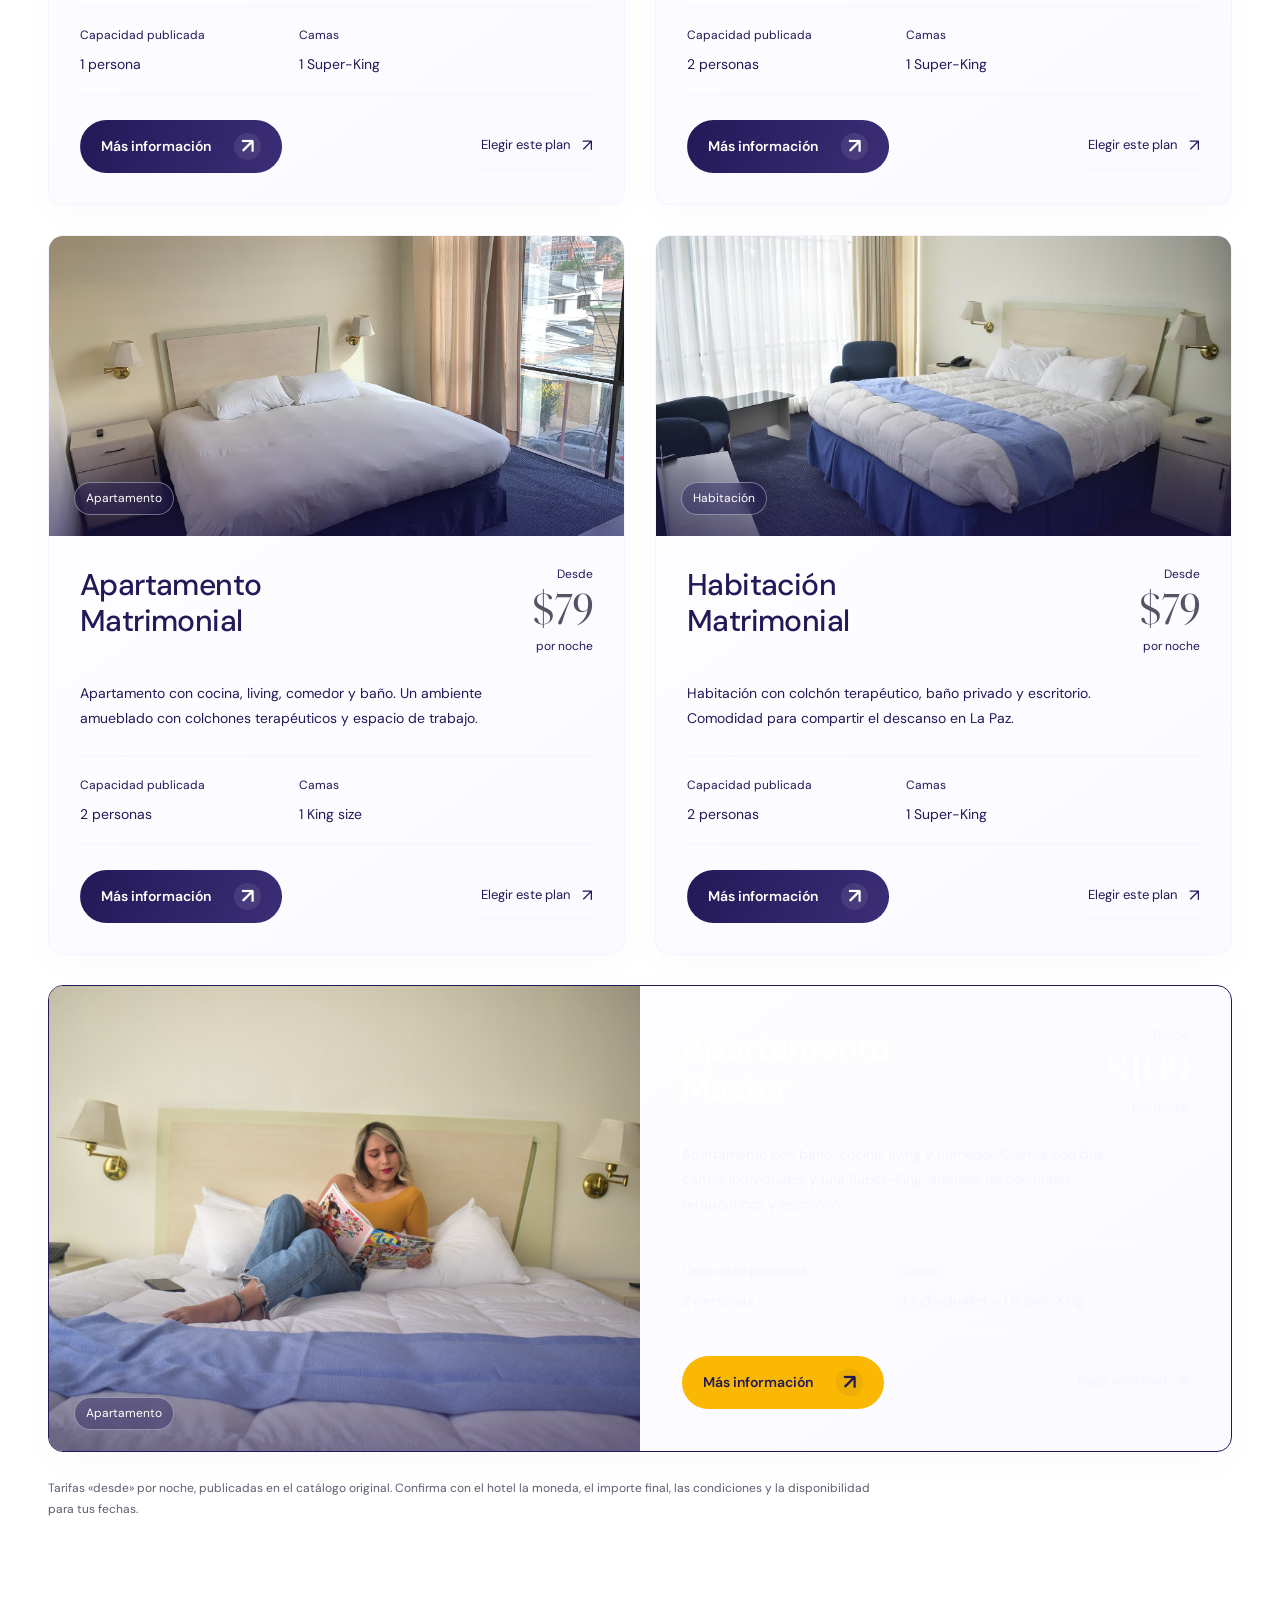
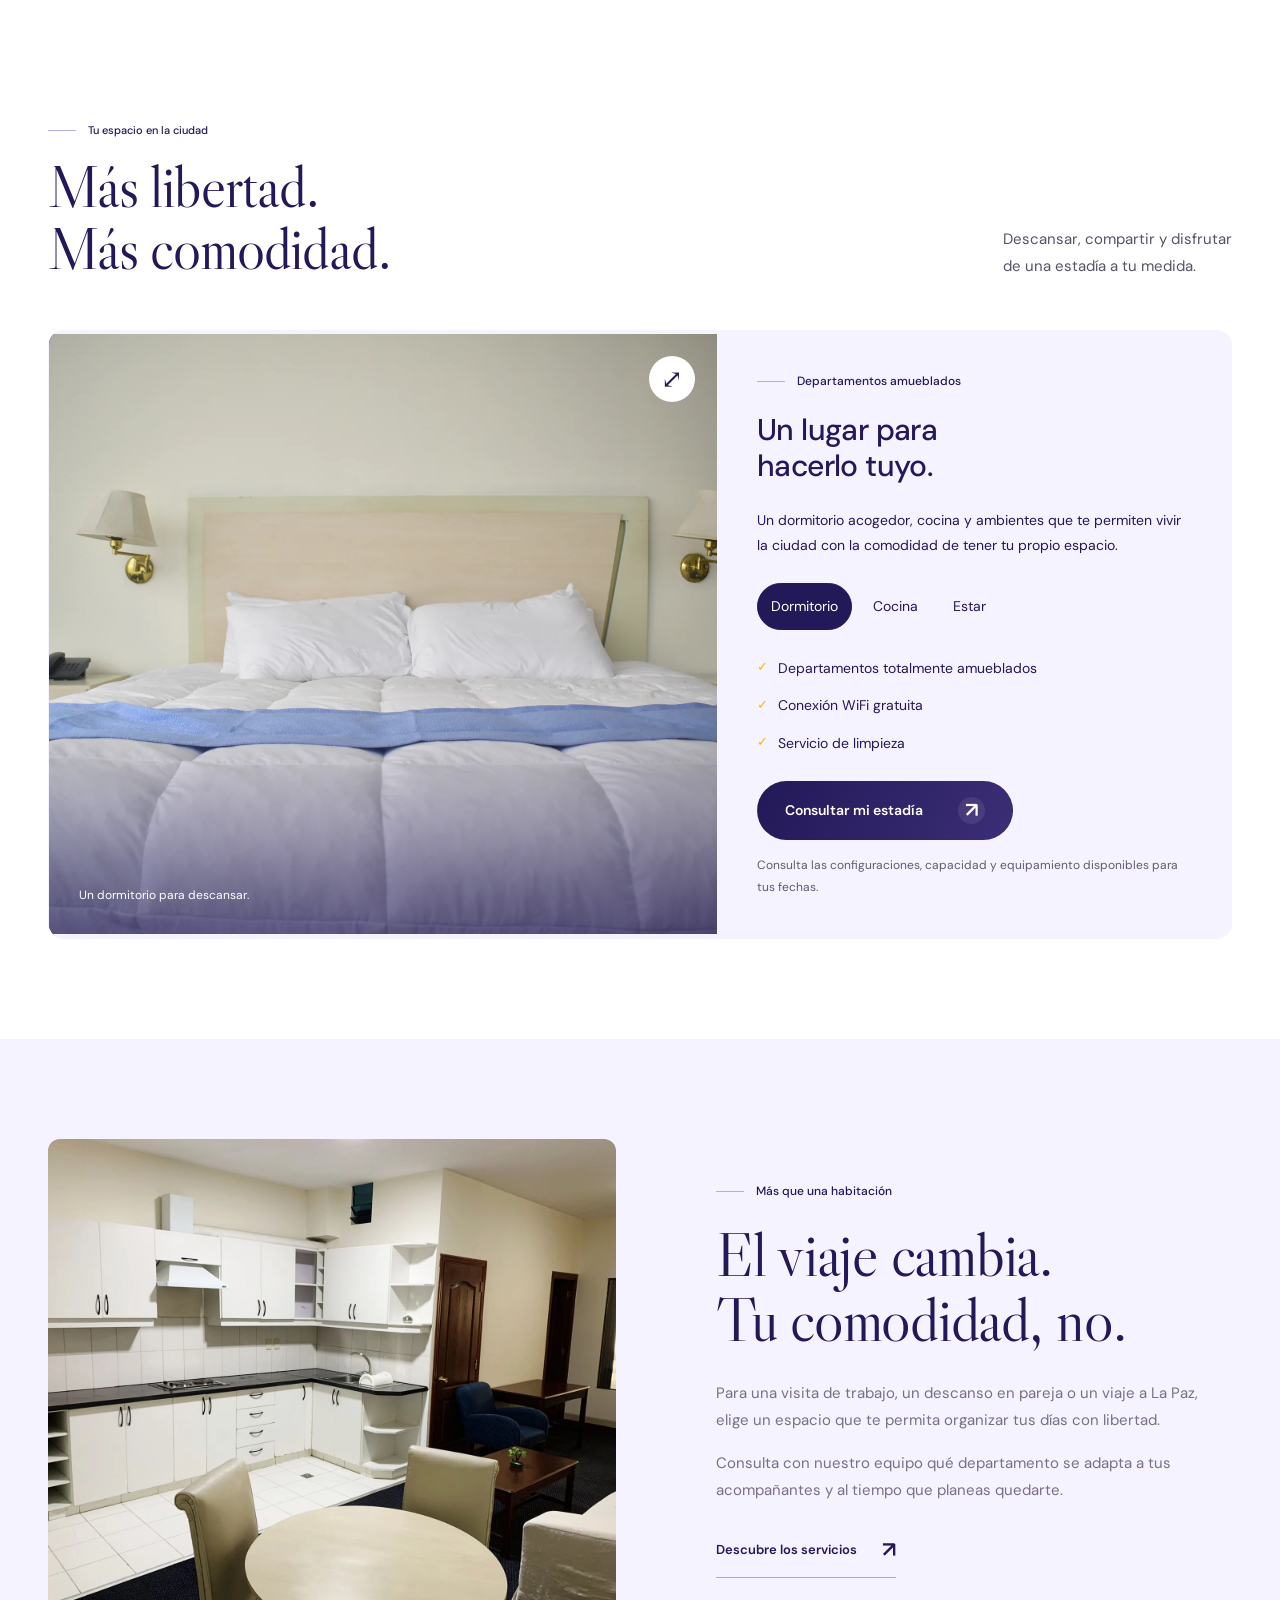
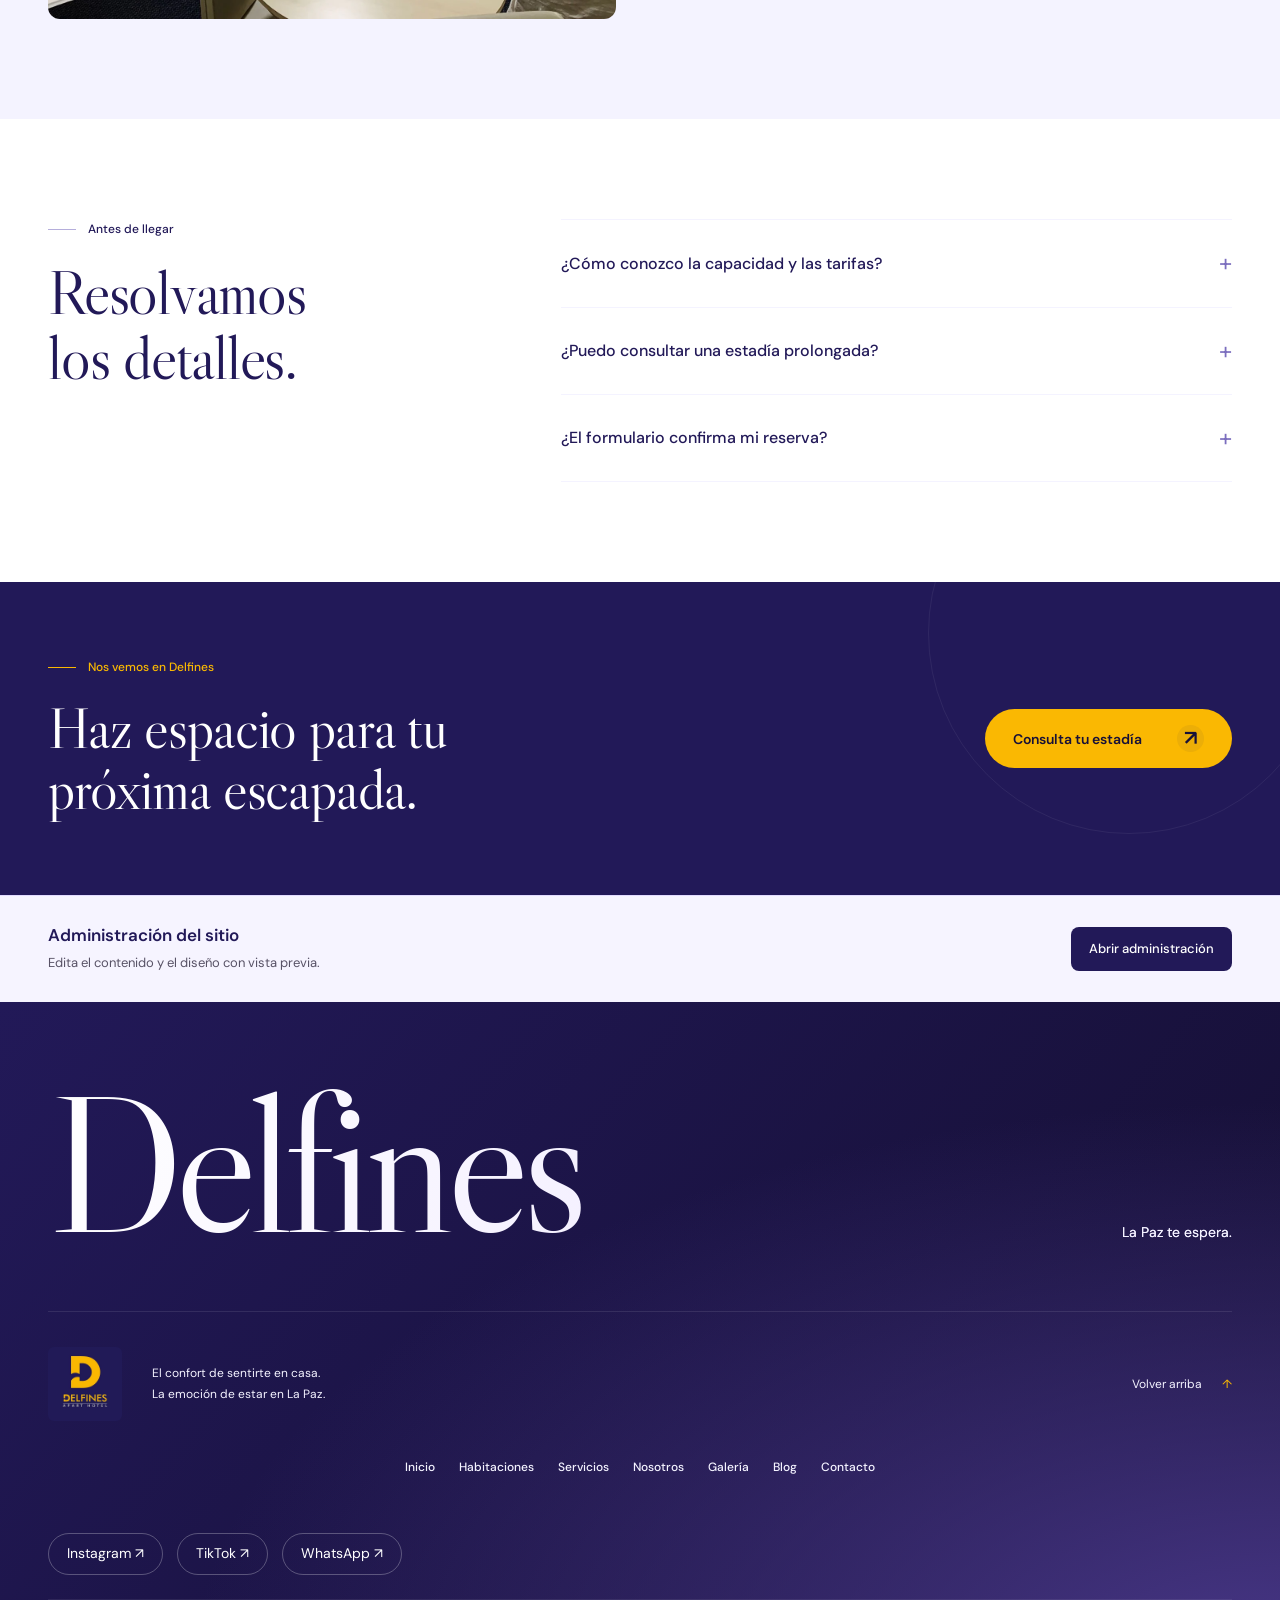
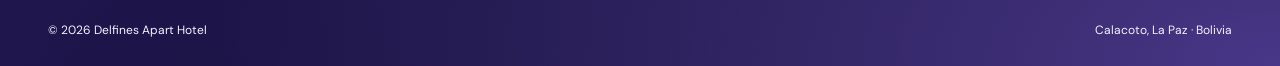
<file: pages/habitaciones.html>
<!doctype html>
<html lang="es">
<head>
  <base href="../">
  <meta charset="utf-8">
  <meta name="viewport" content="width=device-width, initial-scale=1">
  <meta name="theme-color" content="#221958">
  <meta name="description" content="Habitaciones de Delfines Apart Hotel. Descubre tu lugar para descansar en Calacoto, La Paz.">
  <title>Habitaciones · Delfines Apart Hotel</title>
  <link rel="icon" href="assets/logo.webp">
  <link rel="stylesheet" href="assets/fonts.css">
  <link rel="stylesheet" href="css/site/styles.css">
  <link rel="stylesheet" href="css/site/experience.css">
  <link rel="stylesheet" href="css/site/refinements.css?v=3">
  
  <link rel="stylesheet" href="css/site/site.css?v=8">
  <link rel="stylesheet" href="css/site/compact-plans.css?v=2"><script src="scripts/site/plans.js?v=3" defer></script><script src="scripts/site/main.js?v=12" defer></script>
<link rel="stylesheet" href="css/site/readability.css?v=1">
<link rel="stylesheet" href="css/editor/entry.css?v=2">
<script src="scripts/editor/settings.js" defer></script><link rel="stylesheet" href="css/site/reservations.css"><script src="scripts/site/reservations.js" defer></script><script src="scripts/editor/resize.js" defer></script><script src="scripts/editor/carousels.js" defer></script><script src="scripts/editor/bridge.js?v=3" defer></script>
<link rel="stylesheet" href="css/site/brand.css?v=4">
</head>
<body class="interior-page readable" data-page="habitaciones.html"><div class="reading-progress" aria-hidden="true"></div><a class="skip" href="#contenido">Saltar al contenido</a><header class="header">
  <div class="wrap nav-wrap">
    <a class="brand" href="index.html" aria-label="Delfines Apart Hotel, inicio"><img src="assets/logo.webp" width="76" height="76" alt="Delfines Apart Hotel"></a>
    <button class="menu-toggle" aria-expanded="false" aria-controls="menu" aria-label="Abrir menú"><span></span><span></span></button>
    <nav id="menu" aria-label="Navegación principal"><a href="index.html">Inicio</a><a href="pages/habitaciones.html" class="active" aria-current="page">Habitaciones</a><a href="pages/servicios.html">Servicios</a><a href="pages/nosotros.html">Nosotros</a><a href="pages/galeria.html">Galería</a><a href="pages/blog.html">Blog</a><a href="pages/contacto.html">Contacto</a></nav>
    <a class="button small nav-book" href="#reserva">Planea tu estadía <span aria-hidden="true">↗</span></a>
  </div>
</header>
<main id="contenido"><section class="page-hero photo-page-hero"><img class="" src="assets/espacio-12.webp" width="1600" height="1100" alt="Habitación de Delfines con cama, sillón y ventana" fetchpriority="high"><div class="wrap page-hero-content"><div class="breadcrumb"><a href="index.html">Delfines</a><span aria-hidden="true">/</span><span>Habitaciones</span></div><div class="page-title-row"><div><p class="page-category">Calacoto · La Paz</p><h1>El lujo de sentirte<br>en casa.</h1><p class="page-intro">Departamentos amueblados para llegar, instalarte y disfrutar tu propio ritmo.</p></div></div></div><span class="hero-page-line" aria-hidden="true"></span></section>  <section class="booking wrap" id="reserva" aria-label="Consulta tu estadía">
    <div class="booking-heading"><span class="tiny-line"></span><h2>Tu viaje empieza aquí</h2><p>Cuéntanos cuándo vienes.</p></div>
    <div class="selected-plan" hidden><div><span>Tu plan elegido</span><strong id="chosen-plan-name"></strong></div><button class="clear-plan" type="button">Cambiar plan <span aria-hidden="true">×</span></button></div><form id="booking-form"><div class="field"><label for="checkin">Llegada</label><input id="checkin" name="llegada" type="date" required autocomplete="off"></div><div class="field"><label for="checkout">Salida</label><input id="checkout" name="salida" type="date" required autocomplete="off"></div><div class="field guests-field"><label for="guests">Adultos</label><select id="guests" name="adultos"><option value="1">1 adulto</option><option value="2" selected>2 adultos</option></select></div><div class="field children-field"><label for="children">Niños</label><select id="children" name="ninos"><option value="0">Sin niños</option><option value="1">1 niño</option><option value="2">2 niños</option></select></div><button class="button navy" type="submit">Consultar estadía <span aria-hidden="true">↗</span></button><p class="form-error" id="booking-error" aria-live="polite"></p></form>
    <p class="booking-note">Consulta directa con el hotel. Disponibilidad y tarifas por confirmar.</p>
  </section>
<section class="section wrap plans-section" id="planes" aria-labelledby="plans-title"><div class="section-heading"><div><p class="eyebrow">Habitaciones y apartamentos</p><h2 id="plans-title">Encuentra tu forma<br>de quedarte.</h2></div><p>Cinco opciones.<br>El mismo placer de llegar.</p></div><div class="plans-grid"><article class="plan-card "><div class="plan-card-photo"><img src="assets/plan-ejecutiva.jpg" width="1200" height="850" alt="Habitación Ejecutiva de Delfines Apart Hotel" loading="lazy"><span class="plan-photo-type">Habitación</span></div><div class="plan-card-content"><div class="plan-name-price"><h3>Habitación Ejecutiva</h3><p class="plan-price"><span>Desde</span><strong>$59</strong><small>por noche</small></p></div><p class="plan-card-description">Habitación con baño privado, colchón terapéutico y escritorio. Un espacio para descansar y organizar tu jornada.</p><dl class="plan-card-facts"><div><dt>Capacidad publicada</dt><dd>1 persona</dd></div><div><dt>Camas</dt><dd>1 Super-King</dd></div></dl><div class="plan-card-actions"><button class="button navy" data-plan-details="0" aria-label="Más información de Habitación Ejecutiva">Más información <span aria-hidden="true">↗</span></button><button class="plan-choose-link" data-plan-inquiry="0">Elegir este plan <span aria-hidden="true">↗</span></button></div></div></article><article class="plan-card "><div class="plan-card-photo"><img src="assets/plan-apartamento-doble.jpg" width="1200" height="850" alt="Apartamento Doble de Delfines Apart Hotel" loading="lazy"><span class="plan-photo-type">Apartamento</span></div><div class="plan-card-content"><div class="plan-name-price"><h3>Apartamento Doble</h3><p class="plan-price"><span>Desde</span><strong>$79</strong><small>por noche</small></p></div><p class="plan-card-description">Apartamento con baño, cocina, living y comedor. Incluye colchones terapéuticos y escritorio para trabajar durante tu visita.</p><dl class="plan-card-facts"><div><dt>Capacidad publicada</dt><dd>2 personas</dd></div><div><dt>Camas</dt><dd>1 Super-King</dd></div></dl><div class="plan-card-actions"><button class="button navy" data-plan-details="1" aria-label="Más información de Apartamento Doble">Más información <span aria-hidden="true">↗</span></button><button class="plan-choose-link" data-plan-inquiry="1">Elegir este plan <span aria-hidden="true">↗</span></button></div></div></article><article class="plan-card "><div class="plan-card-photo"><img src="assets/plan-apartamento-matrimonial.jpg" width="1200" height="850" alt="Apartamento Matrimonial de Delfines Apart Hotel" loading="lazy"><span class="plan-photo-type">Apartamento</span></div><div class="plan-card-content"><div class="plan-name-price"><h3>Apartamento Matrimonial</h3><p class="plan-price"><span>Desde</span><strong>$79</strong><small>por noche</small></p></div><p class="plan-card-description">Apartamento con cocina, living, comedor y baño. Un ambiente amueblado con colchones terapéuticos y espacio de trabajo.</p><dl class="plan-card-facts"><div><dt>Capacidad publicada</dt><dd>2 personas</dd></div><div><dt>Camas</dt><dd>1 King size</dd></div></dl><div class="plan-card-actions"><button class="button navy" data-plan-details="2" aria-label="Más información de Apartamento Matrimonial">Más información <span aria-hidden="true">↗</span></button><button class="plan-choose-link" data-plan-inquiry="2">Elegir este plan <span aria-hidden="true">↗</span></button></div></div></article><article class="plan-card "><div class="plan-card-photo"><img src="assets/plan-matrimonial.jpg" width="1200" height="850" alt="Habitación Matrimonial de Delfines Apart Hotel" loading="lazy"><span class="plan-photo-type">Habitación</span></div><div class="plan-card-content"><div class="plan-name-price"><h3>Habitación Matrimonial</h3><p class="plan-price"><span>Desde</span><strong>$79</strong><small>por noche</small></p></div><p class="plan-card-description">Habitación con colchón terapéutico, baño privado y escritorio. Comodidad para compartir el descanso en La Paz.</p><dl class="plan-card-facts"><div><dt>Capacidad publicada</dt><dd>2 personas</dd></div><div><dt>Camas</dt><dd>1 Super-King</dd></div></dl><div class="plan-card-actions"><button class="button navy" data-plan-details="3" aria-label="Más información de Habitación Matrimonial">Más información <span aria-hidden="true">↗</span></button><button class="plan-choose-link" data-plan-inquiry="3">Elegir este plan <span aria-hidden="true">↗</span></button></div></div></article><article class="plan-card plan-card-master"><div class="plan-card-photo"><img src="assets/plan-master.jpg" width="1200" height="850" alt="Apartamento Master de Delfines Apart Hotel" loading="lazy"><span class="plan-photo-type">Apartamento</span></div><div class="plan-card-content"><div class="plan-name-price"><h3>Apartamento Master</h3><p class="plan-price"><span>Desde</span><strong>$109</strong><small>por noche</small></p></div><p class="plan-card-description">Apartamento con baño, cocina, living y comedor. Cuenta con dos camas individuales y una Super-King, además de colchones terapéuticos y escritorio.</p><dl class="plan-card-facts"><div><dt>Capacidad publicada</dt><dd>2 personas</dd></div><div><dt>Camas</dt><dd>2 individuales y 1 Super-King</dd></div></dl><div class="plan-card-actions"><button class="button navy" data-plan-details="4" aria-label="Más información de Apartamento Master">Más información <span aria-hidden="true">↗</span></button><button class="plan-choose-link" data-plan-inquiry="4">Elegir este plan <span aria-hidden="true">↗</span></button></div></div></article></div><p class="plans-pricing-note">Tarifas «desde» por noche, publicadas en el catálogo original. Confirma con el hotel la moneda, el importe final, las condiciones y la disponibilidad para tus fechas.</p></section><section class="section wrap room-intro"><div class="section-heading"><div><p class="eyebrow">Tu espacio en la ciudad</p><h2>Más libertad.<br>Más comodidad.</h2></div><p>Descansar, compartir y disfrutar<br>de una estadía a tu medida.</p></div><div class="room-tour"><div class="tour-image"><img class="" src="assets/espacio-1.webp" width="1600" height="1100" alt="Dormitorio con ropa de cama blanca" fetchpriority="high"><span class="tour-caption" aria-live="polite">Un dormitorio para descansar.</span><button class="image-expand" data-photo="6" aria-label="Ampliar el dormitorio">⤢</button></div><div class="tour-content"><p class="eyebrow">Departamentos amueblados</p><h3>Un lugar para<br>hacerlo tuyo.</h3><p>Un dormitorio acogedor, cocina y ambientes que te permiten vivir la ciudad con la comodidad de tener tu propio espacio.</p><div class="tour-tabs" role="group" aria-label="Explora los ambientes"><button class="selected" data-room-scene="0" aria-pressed="true">Dormitorio</button><button data-room-scene="1" aria-pressed="false">Cocina</button><button data-room-scene="2" aria-pressed="false">Estar</button></div><ul class="detail-checks"><li>Departamentos totalmente amueblados</li><li>Conexión WiFi gratuita</li><li>Servicio de limpieza</li></ul><a class="button navy" href="#reserva">Consultar mi estadía <span aria-hidden="true">↗</span></a><p class="small-print">Consulta las configuraciones, capacidad y equipamiento disponibles para tus fechas.</p></div></div></section><section class="soft-section"><div class="wrap split-story"><div><img class="" src="assets/espacio-11.webp" width="1600" height="1100" alt="Cocina y comedor de un departamento de Delfines" loading="lazy"></div><div><p class="eyebrow">Más que una habitación</p><h2>El viaje cambia.<br>Tu comodidad, no.</h2><p>Para una visita de trabajo, un descanso en pareja o un viaje a La Paz, elige un espacio que te permita organizar tus días con libertad.</p><p>Consulta con nuestro equipo qué departamento se adapta a tus acompañantes y al tiempo que planeas quedarte.</p><a class="text-link" href="pages/servicios.html">Descubre los servicios <span aria-hidden="true">↗</span></a></div></div></section><section class="section wrap faq-section"><div><p class="eyebrow">Antes de llegar</p><h2>Resolvamos<br>los detalles.</h2></div><div class="faq-list"><details><summary>¿Cómo conozco la capacidad y las tarifas?<span aria-hidden="true">+</span></summary><div><p>Envía tus fechas y el número de huéspedes. El hotel te informará qué configuraciones están disponibles y cuál es la tarifa para tu estadía.</p></div></details><details><summary>¿Puedo consultar una estadía prolongada?<span aria-hidden="true">+</span></summary><div><p>Sí. Indica el período que tienes en mente en tu consulta y pide al equipo las condiciones aplicables.</p></div></details><details><summary>¿El formulario confirma mi reserva?<span aria-hidden="true">+</span></summary><div><p>No. Prepara una consulta por correo. El hotel deberá confirmar disponibilidad, tarifa y condiciones de reserva.</p></div></details></div></section><section class="inner-cta"><div class="wrap"><div><p class="eyebrow">Nos vemos en Delfines</p><h2>Haz espacio para tu próxima escapada.</h2></div><a class="button" href="#reserva">Consulta tu estadía <span aria-hidden="true">↗</span></a></div></section></main><footer><div class="footer-signature wrap"><strong class="footer-title">Delfines</strong><span>La Paz te espera.</span></div><div class="wrap footer-main"><a class="footer-brand" href="index.html"><img src="assets/logo.webp" width="90" height="90" alt="Delfines Apart Hotel"></a><p>El confort de sentirte en casa.<br>La emoción de estar en La Paz.</p><a href="#contenido">Volver arriba <span aria-hidden="true">↑</span></a></div><nav class="footer-links" aria-label="Páginas del hotel"><a href="index.html">Inicio</a><a href="pages/habitaciones.html">Habitaciones</a><a href="pages/servicios.html">Servicios</a><a href="pages/nosotros.html">Nosotros</a><a href="pages/galeria.html">Galería</a><a href="pages/blog.html">Blog</a><a href="pages/contacto.html">Contacto</a></nav><nav class="footer-social wrap" aria-label="Redes sociales"><a href="https://www.instagram.com/delfinesaparth/" target="_blank" rel="noopener noreferrer">Instagram ↗</a><a href="https://www.tiktok.com/@delfinesaparthotel" target="_blank" rel="noopener noreferrer">TikTok ↗</a><a href="https://wa.me/59176562122" target="_blank" rel="noopener noreferrer">WhatsApp ↗</a></nav><div class="wrap footer-bottom"><span>© <span id="year">2026</span> Delfines Apart Hotel</span><span>Calacoto, La Paz · Bolivia</span></div></footer>
<a class="floating-contact" href="https://wa.me/59176562122" target="_blank" rel="noopener noreferrer" aria-label="Consultar por WhatsApp"><svg viewBox="0 0 24 24" fill="none" stroke="currentColor" stroke-width="1.6" aria-hidden="true"><path d="M20.5 11.7a8.5 8.5 0 0 1-12.6 7.4L3 20.5l1.4-4.7a8.5 8.5 0 1 1 16.1-4.1Z"/><path d="m8.3 7.3 1.5 2.6-1 1.1c.7 1.6 1.7 2.6 3.3 3.3l1.1-1 2.6 1.5c-.2 1.5-1.1 2-2.2 1.8-3.8-.7-6.7-3.6-7.3-7.2-.2-1.1.4-1.9 2-2.1Z"/></svg><span>¿Planeamos tu viaje?</span></a>
<dialog id="gallery-dialog" class="lightbox" aria-labelledby="gallery-modal-title">
 <header class="gallery-toolbar"><div><span class="modal-kicker">Una mirada a Delfines</span><h2 id="gallery-modal-title">El lugar de tus próximos recuerdos.</h2></div><button class="dialog-close" aria-label="Cerrar galería"><svg viewBox="0 0 24 24" aria-hidden="true"><path d="m6 6 12 12M18 6 6 18"/></svg></button></header>
 <div class="gallery-stage"><button class="gallery-prev" aria-label="Foto anterior"><svg viewBox="0 0 24 24" aria-hidden="true"><path d="m14 6-6 6 6 6"/></svg></button><figure><img id="lightbox-image" src="assets/hero.webp" width="1500" height="1000" alt=""><figcaption id="lightbox-caption"></figcaption></figure><button class="gallery-next" aria-label="Foto siguiente"><svg viewBox="0 0 24 24" aria-hidden="true"><path d="m10 6 6 6-6 6"/></svg></button></div>
 <div class="gallery-bottom"><div class="gallery-thumbnails" role="group" aria-label="Elegir una fotografía"></div><div class="gallery-meta"><span class="gallery-count" aria-live="polite"></span><span class="keyboard-tip">Usa las flechas para explorar</span></div></div>
</dialog>
<dialog id="booking-dialog" class="booking-dialog" aria-labelledby="booking-title">
 <button class="dialog-close" aria-label="Cerrar consulta"><svg viewBox="0 0 24 24" aria-hidden="true"><path d="m6 6 12 12M18 6 6 18"/></svg></button>
 <aside class="booking-editorial"><img src="assets/habitacion.webp" width="700" height="1100" alt="Habitación de Delfines Apart Hotel"><div><span class="modal-kicker">Delfines Apart Hotel</span><h3>Un descanso<br> que empieza<br> aquí.</h3><p>Calacoto, La Paz.<br>Tu lugar para bajar el ritmo.</p></div></aside>
 <div class="booking-modal-content"><span class="modal-step">Tu próxima estadía</span><h2 id="booking-title">Nos encantará<br> recibirte.</h2><p class="booking-intro">Revisa los detalles de tu viaje y consulta directamente con nuestro equipo.</p>
 <p id="booking-summary" class="sr-only"></p>
 <dl class="trip-summary"><div><dt>Llegada</dt><dd id="trip-arrival"></dd></div><div><dt>Salida</dt><dd id="trip-departure"></dd></div><div><dt>Duración</dt><dd id="trip-nights"></dd></div><div><dt>Huéspedes</dt><dd id="trip-guests"></dd></div><div id="trip-plan-row" hidden><dt>Plan elegido</dt><dd id="trip-plan"></dd></div></dl>
 <button class="edit-trip" type="button">Modificar fechas y huéspedes <span aria-hidden="true">↗</span></button>
 <div class="reservation-note"><svg viewBox="0 0 24 24" aria-hidden="true"><circle cx="12" cy="12" r="9"/><path d="M12 11v6M12 7v1"/></svg><p>El hotel confirmará disponibilidad y tarifas. Esta consulta no constituye una reserva.</p></div>
 <a id="email-booking" class="button navy" href="mailto:reservas@losdelfines.com.bo">Preparar mi consulta <span aria-hidden="true">↗</span></a><span class="mail-note">Abriremos tu aplicación de correo con los detalles. Tú decides cuándo enviarlo.</span><a class="dialog-phone" href="tel:+59122775431">¿Prefieres hablar? +591 2 2775431</a></div>
</dialog>
<dialog id="plan-dialog" class="plan-dialog" aria-labelledby="plan-modal-title"><button class="dialog-close" aria-label="Cerrar detalles del plan"><svg viewBox="0 0 24 24" aria-hidden="true"><path d="m6 6 12 12M18 6 6 18"/></svg></button><div class="plan-modal-media"><div class="plan-gallery-main"><img id="plan-modal-image" src="assets/plan-ejecutiva.jpg" width="1200" height="900" alt=""><button class="plan-photo-prev" aria-label="Foto anterior de la habitación"><svg viewBox="0 0 24 24" aria-hidden="true"><path d="m14 6-6 6 6 6"/></svg></button><button class="plan-photo-next" aria-label="Foto siguiente de la habitación"><svg viewBox="0 0 24 24" aria-hidden="true"><path d="m10 6 6 6-6 6"/></svg></button><span class="plan-photo-count" aria-live="polite"></span></div><div class="plan-photo-thumbnails" role="group" aria-label="Fotografías de esta habitación"></div><div class="plan-media-caption"><span class="modal-kicker">Delfines Apart Hotel · Calacoto</span><p class="plan-modal-price">Desde <strong id="plan-modal-price"></strong><span>por noche</span></p><span class="plan-photo-tip">Explora las fotos con las flechas o las miniaturas.</span></div></div><div class="plan-modal-body"><span class="modal-step">Conoce tu próximo espacio</span><h2 id="plan-modal-title"></h2><dl class="plan-modal-facts"><div><dt>Capacidad publicada</dt><dd id="plan-modal-capacity"></dd></div><div><dt>Camas</dt><dd id="plan-modal-beds"></dd></div></dl><p id="plan-modal-description"></p><section class="plan-inclusions"><h3>Tu hospedaje incluye</h3><ul id="plan-modal-included"></ul></section><details class="plan-amenities"><summary>Servicios y comodidades <span id="plan-amenities-count"></span><span aria-hidden="true">+</span></summary><ul id="plan-modal-amenities"></ul></details><div class="plan-schedule"><div><span>Entrada</span><strong id="plan-modal-checkin"></strong></div><div><span>Salida</span><strong id="plan-modal-checkout"></strong></div></div><p class="plan-modal-note">La disponibilidad, tarifa aplicable y condiciones se confirman directamente con el hotel.</p><button id="plan-modal-inquiry" class="button navy">Consultar este plan <span aria-hidden="true">↗</span></button><a class="plan-original-link" href="https://grupooficorp.wixsite.com/delfineslapaz/rooms/rooms" target="_blank" rel="noopener">Ver catálogo original <span aria-hidden="true">↗</span></a></div></dialog></body></html>
</file>
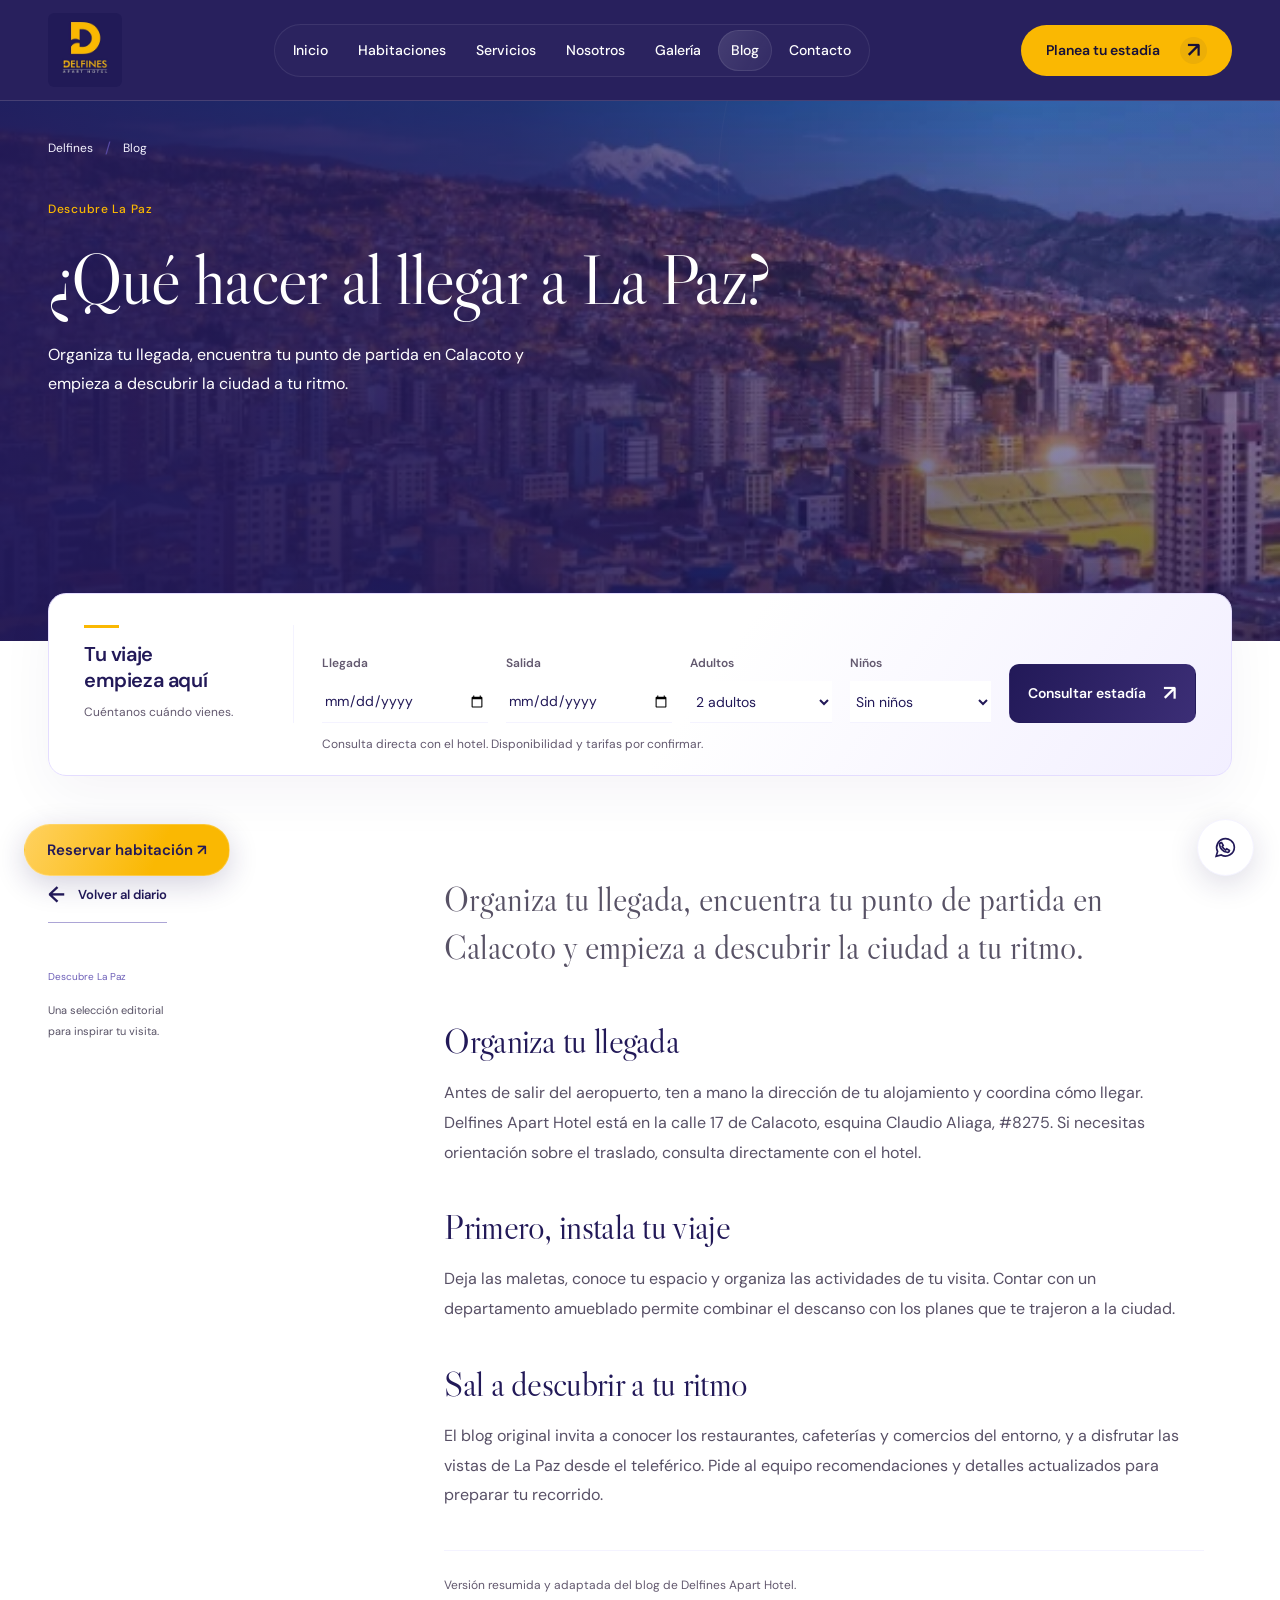
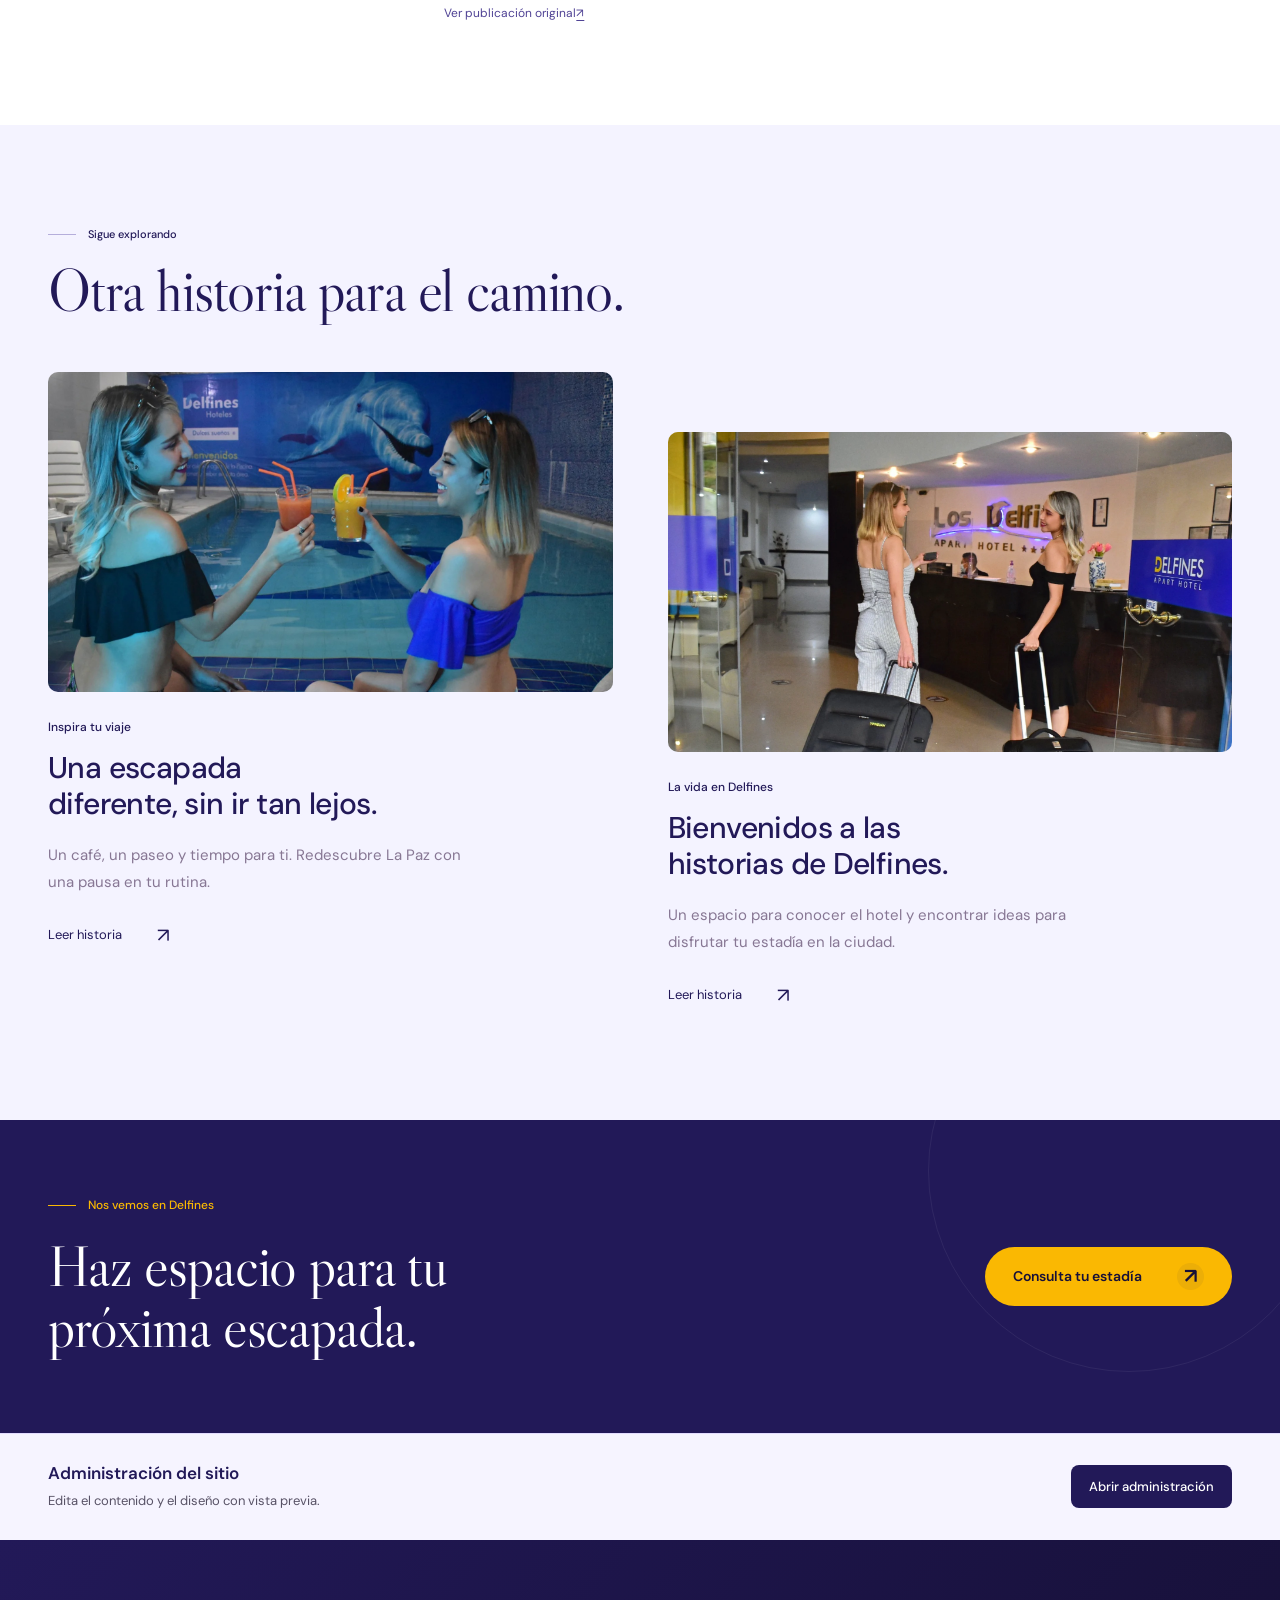
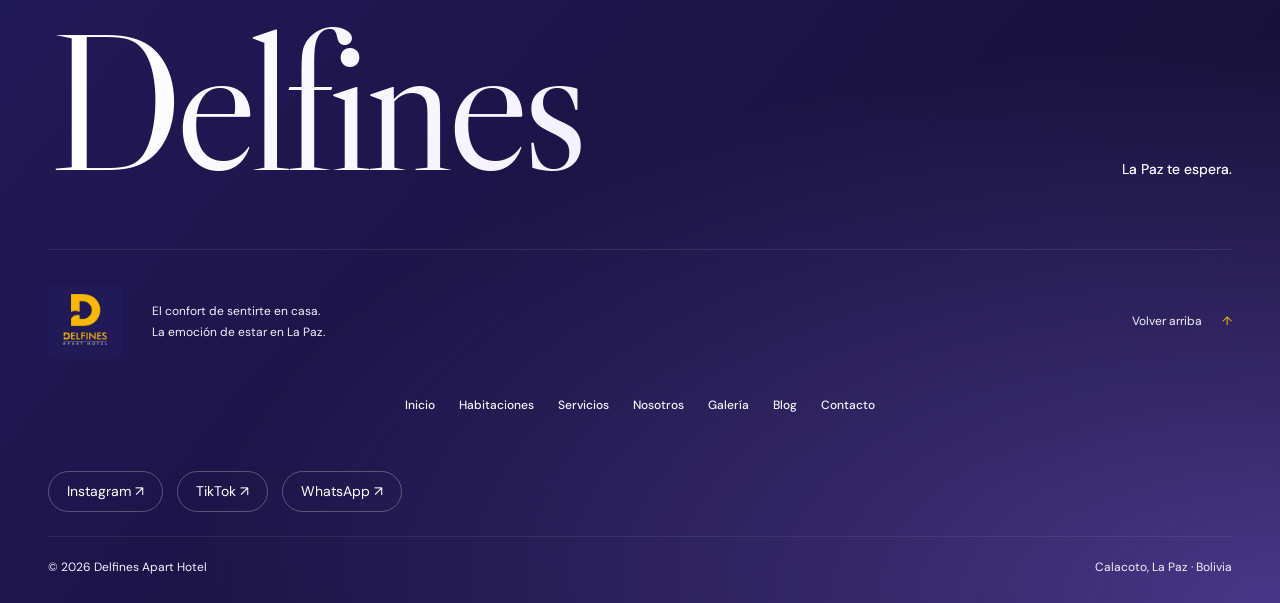
<file: pages/llegar-a-la-paz.html>
<!doctype html>
<html lang="es">
<head>
  <base href="../">
  <meta charset="utf-8">
  <meta name="viewport" content="width=device-width, initial-scale=1">
  <meta name="theme-color" content="#221958">
  <meta name="description" content="¿Qué hacer al llegar a La Paz? de Delfines Apart Hotel. Descubre tu lugar para descansar en Calacoto, La Paz.">
  <title>¿Qué hacer al llegar a La Paz? · Delfines Apart Hotel</title>
  <link rel="icon" href="assets/logo.webp">
  <link rel="stylesheet" href="assets/fonts.css">
  <link rel="stylesheet" href="css/site/styles.css">
  <link rel="stylesheet" href="css/site/experience.css">
  <link rel="stylesheet" href="css/site/refinements.css?v=3">
  
  <link rel="stylesheet" href="css/site/site.css?v=8">
  <script src="scripts/site/main.js?v=12" defer></script>
<link rel="stylesheet" href="css/site/readability.css?v=1">
<link rel="stylesheet" href="css/editor/entry.css?v=2">
<script src="scripts/editor/settings.js" defer></script><link rel="stylesheet" href="css/site/reservations.css"><script src="scripts/site/reservations.js" defer></script><script src="scripts/editor/resize.js" defer></script><script src="scripts/editor/carousels.js" defer></script><script src="scripts/editor/bridge.js?v=3" defer></script>
<link rel="stylesheet" href="css/site/brand.css?v=4">
</head>
<body class="interior-page readable" data-page="llegar-a-la-paz.html"><div class="reading-progress" aria-hidden="true"></div><a class="skip" href="#contenido">Saltar al contenido</a><header class="header">
  <div class="wrap nav-wrap">
    <a class="brand" href="index.html" aria-label="Delfines Apart Hotel, inicio"><img src="assets/logo.webp" width="76" height="76" alt="Delfines Apart Hotel"></a>
    <button class="menu-toggle" aria-expanded="false" aria-controls="menu" aria-label="Abrir menú"><span></span><span></span></button>
    <nav id="menu" aria-label="Navegación principal"><a href="index.html">Inicio</a><a href="pages/habitaciones.html">Habitaciones</a><a href="pages/servicios.html">Servicios</a><a href="pages/nosotros.html">Nosotros</a><a href="pages/galeria.html">Galería</a><a href="pages/blog.html" class="active" aria-current="page">Blog</a><a href="pages/contacto.html">Contacto</a></nav>
    <a class="button small nav-book" href="#reserva">Planea tu estadía <span aria-hidden="true">↗</span></a>
  </div>
</header>
<main id="contenido"><section class="page-hero photo-page-hero"><img class="" src="assets/lapaz.webp" width="1600" height="1100" alt="La Paz al anochecer" fetchpriority="high"><div class="wrap page-hero-content"><div class="breadcrumb"><a href="index.html">Delfines</a><span aria-hidden="true">/</span><span>Blog</span></div><div class="page-title-row"><div><p class="page-category">Descubre La Paz</p><h1>¿Qué hacer al llegar a La Paz?</h1><p class="page-intro">Organiza tu llegada, encuentra tu punto de partida en Calacoto y empieza a descubrir la ciudad a tu ritmo.</p></div></div></div><span class="hero-page-line" aria-hidden="true"></span></section>  <section class="booking wrap" id="reserva" aria-label="Consulta tu estadía">
    <div class="booking-heading"><span class="tiny-line"></span><h2>Tu viaje empieza aquí</h2><p>Cuéntanos cuándo vienes.</p></div>
    <form id="booking-form"><div class="field"><label for="checkin">Llegada</label><input id="checkin" name="llegada" type="date" required autocomplete="off"></div><div class="field"><label for="checkout">Salida</label><input id="checkout" name="salida" type="date" required autocomplete="off"></div><div class="field guests-field"><label for="guests">Adultos</label><select id="guests" name="adultos"><option value="1">1 adulto</option><option value="2" selected>2 adultos</option></select></div><div class="field children-field"><label for="children">Niños</label><select id="children" name="ninos"><option value="0">Sin niños</option><option value="1">1 niño</option><option value="2">2 niños</option></select></div><button class="button navy" type="submit">Consultar estadía <span aria-hidden="true">↗</span></button><p class="form-error" id="booking-error" aria-live="polite"></p></form>
    <p class="booking-note">Consulta directa con el hotel. Disponibilidad y tarifas por confirmar.</p>
  </section>
<section class="section article-layout wrap"><aside class="article-aside"><a class="text-link" href="pages/blog.html"><span aria-hidden="true">←</span> Volver al diario</a><span>Descubre La Paz</span><p>Una selección editorial<br>para inspirar tu visita.</p></aside><article class="article-body"><p class="article-lead">Organiza tu llegada, encuentra tu punto de partida en Calacoto y empieza a descubrir la ciudad a tu ritmo.</p><section><h2>Organiza tu llegada</h2><p>Antes de salir del aeropuerto, ten a mano la dirección de tu alojamiento y coordina cómo llegar. Delfines Apart Hotel está en la calle 17 de Calacoto, esquina Claudio Aliaga, #8275. Si necesitas orientación sobre el traslado, consulta directamente con el hotel.</p></section><section><h2>Primero, instala tu viaje</h2><p>Deja las maletas, conoce tu espacio y organiza las actividades de tu visita. Contar con un departamento amueblado permite combinar el descanso con los planes que te trajeron a la ciudad.</p></section><section><h2>Sal a descubrir a tu ritmo</h2><p>El blog original invita a conocer los restaurantes, cafeterías y comercios del entorno, y a disfrutar las vistas de La Paz desde el teleférico. Pide al equipo recomendaciones y detalles actualizados para preparar tu recorrido.</p></section><div class="source-note">Versión resumida y adaptada del blog de Delfines Apart Hotel. <a href="https://grupooficorp.wixsite.com/delfineslapaz/post/qu%C3%A9-debo-hacer-al-llegar-a-la-ciudad-de-la-paz" target="_blank" rel="noopener">Ver publicación original <span aria-hidden="true">↗</span></a></div></article></section><section class="soft-section"><div class="wrap"><div class="section-heading"><div><p class="eyebrow">Sigue explorando</p><h2>Otra historia para el camino.</h2></div></div><div class="journal-grid related-posts"><article class="journal-card"><a href="pages/una-escapada-diferente.html"><div class="journal-card-image"><img class="" src="assets/piscina-delfines.jpg" width="1600" height="1100" alt="Un descanso en la piscina" loading="lazy"></div><p class="category">Inspira tu viaje</p><h3>Una escapada diferente, sin ir tan lejos.</h3><p>Un café, un paseo y tiempo para ti. Redescubre La Paz con una pausa en tu rutina.</p><span class="article-link">Leer historia <span aria-hidden="true">↗</span></span></a></article><article class="journal-card"><a href="pages/bienvenidos.html"><div class="journal-card-image"><img class="" src="assets/bienvenidos.webp" width="1600" height="1100" alt="Recepción de Delfines" loading="lazy"></div><p class="category">La vida en Delfines</p><h3>Bienvenidos a las historias de Delfines.</h3><p>Un espacio para conocer el hotel y encontrar ideas para disfrutar tu estadía en la ciudad.</p><span class="article-link">Leer historia <span aria-hidden="true">↗</span></span></a></article></div></div></section><section class="inner-cta"><div class="wrap"><div><p class="eyebrow">Nos vemos en Delfines</p><h2>Haz espacio para tu próxima escapada.</h2></div><a class="button" href="#reserva">Consulta tu estadía <span aria-hidden="true">↗</span></a></div></section></main><footer><div class="footer-signature wrap"><strong class="footer-title">Delfines</strong><span>La Paz te espera.</span></div><div class="wrap footer-main"><a class="footer-brand" href="index.html"><img src="assets/logo.webp" width="90" height="90" alt="Delfines Apart Hotel"></a><p>El confort de sentirte en casa.<br>La emoción de estar en La Paz.</p><a href="#contenido">Volver arriba <span aria-hidden="true">↑</span></a></div><nav class="footer-links" aria-label="Páginas del hotel"><a href="index.html">Inicio</a><a href="pages/habitaciones.html">Habitaciones</a><a href="pages/servicios.html">Servicios</a><a href="pages/nosotros.html">Nosotros</a><a href="pages/galeria.html">Galería</a><a href="pages/blog.html">Blog</a><a href="pages/contacto.html">Contacto</a></nav><nav class="footer-social wrap" aria-label="Redes sociales"><a href="https://www.instagram.com/delfinesaparth/" target="_blank" rel="noopener noreferrer">Instagram ↗</a><a href="https://www.tiktok.com/@delfinesaparthotel" target="_blank" rel="noopener noreferrer">TikTok ↗</a><a href="https://wa.me/59176562122" target="_blank" rel="noopener noreferrer">WhatsApp ↗</a></nav><div class="wrap footer-bottom"><span>© <span id="year">2026</span> Delfines Apart Hotel</span><span>Calacoto, La Paz · Bolivia</span></div></footer>
<a class="floating-contact" href="https://wa.me/59176562122" target="_blank" rel="noopener noreferrer" aria-label="Consultar por WhatsApp"><svg viewBox="0 0 24 24" fill="none" stroke="currentColor" stroke-width="1.6" aria-hidden="true"><path d="M20.5 11.7a8.5 8.5 0 0 1-12.6 7.4L3 20.5l1.4-4.7a8.5 8.5 0 1 1 16.1-4.1Z"/><path d="m8.3 7.3 1.5 2.6-1 1.1c.7 1.6 1.7 2.6 3.3 3.3l1.1-1 2.6 1.5c-.2 1.5-1.1 2-2.2 1.8-3.8-.7-6.7-3.6-7.3-7.2-.2-1.1.4-1.9 2-2.1Z"/></svg><span>¿Planeamos tu viaje?</span></a>
<dialog id="gallery-dialog" class="lightbox" aria-labelledby="gallery-modal-title">
 <header class="gallery-toolbar"><div><span class="modal-kicker">Una mirada a Delfines</span><h2 id="gallery-modal-title">El lugar de tus próximos recuerdos.</h2></div><button class="dialog-close" aria-label="Cerrar galería"><svg viewBox="0 0 24 24" aria-hidden="true"><path d="m6 6 12 12M18 6 6 18"/></svg></button></header>
 <div class="gallery-stage"><button class="gallery-prev" aria-label="Foto anterior"><svg viewBox="0 0 24 24" aria-hidden="true"><path d="m14 6-6 6 6 6"/></svg></button><figure><img id="lightbox-image" src="assets/hero.webp" width="1500" height="1000" alt=""><figcaption id="lightbox-caption"></figcaption></figure><button class="gallery-next" aria-label="Foto siguiente"><svg viewBox="0 0 24 24" aria-hidden="true"><path d="m10 6 6 6-6 6"/></svg></button></div>
 <div class="gallery-bottom"><div class="gallery-thumbnails" role="group" aria-label="Elegir una fotografía"></div><div class="gallery-meta"><span class="gallery-count" aria-live="polite"></span><span class="keyboard-tip">Usa las flechas para explorar</span></div></div>
</dialog>
<dialog id="booking-dialog" class="booking-dialog" aria-labelledby="booking-title">
 <button class="dialog-close" aria-label="Cerrar consulta"><svg viewBox="0 0 24 24" aria-hidden="true"><path d="m6 6 12 12M18 6 6 18"/></svg></button>
 <aside class="booking-editorial"><img src="assets/habitacion.webp" width="700" height="1100" alt="Habitación de Delfines Apart Hotel"><div><span class="modal-kicker">Delfines Apart Hotel</span><h3>Un descanso<br> que empieza<br> aquí.</h3><p>Calacoto, La Paz.<br>Tu lugar para bajar el ritmo.</p></div></aside>
 <div class="booking-modal-content"><span class="modal-step">Tu próxima estadía</span><h2 id="booking-title">Nos encantará<br> recibirte.</h2><p class="booking-intro">Revisa los detalles de tu viaje y consulta directamente con nuestro equipo.</p>
 <p id="booking-summary" class="sr-only"></p>
 <dl class="trip-summary"><div><dt>Llegada</dt><dd id="trip-arrival"></dd></div><div><dt>Salida</dt><dd id="trip-departure"></dd></div><div><dt>Duración</dt><dd id="trip-nights"></dd></div><div><dt>Huéspedes</dt><dd id="trip-guests"></dd></div><div id="trip-plan-row" hidden><dt>Plan elegido</dt><dd id="trip-plan"></dd></div></dl>
 <button class="edit-trip" type="button">Modificar fechas y huéspedes <span aria-hidden="true">↗</span></button>
 <div class="reservation-note"><svg viewBox="0 0 24 24" aria-hidden="true"><circle cx="12" cy="12" r="9"/><path d="M12 11v6M12 7v1"/></svg><p>El hotel confirmará disponibilidad y tarifas. Esta consulta no constituye una reserva.</p></div>
 <a id="email-booking" class="button navy" href="mailto:reservas@losdelfines.com.bo">Preparar mi consulta <span aria-hidden="true">↗</span></a><span class="mail-note">Abriremos tu aplicación de correo con los detalles. Tú decides cuándo enviarlo.</span><a class="dialog-phone" href="tel:+59122775431">¿Prefieres hablar? +591 2 2775431</a></div>
</dialog>
</body></html>
</file>
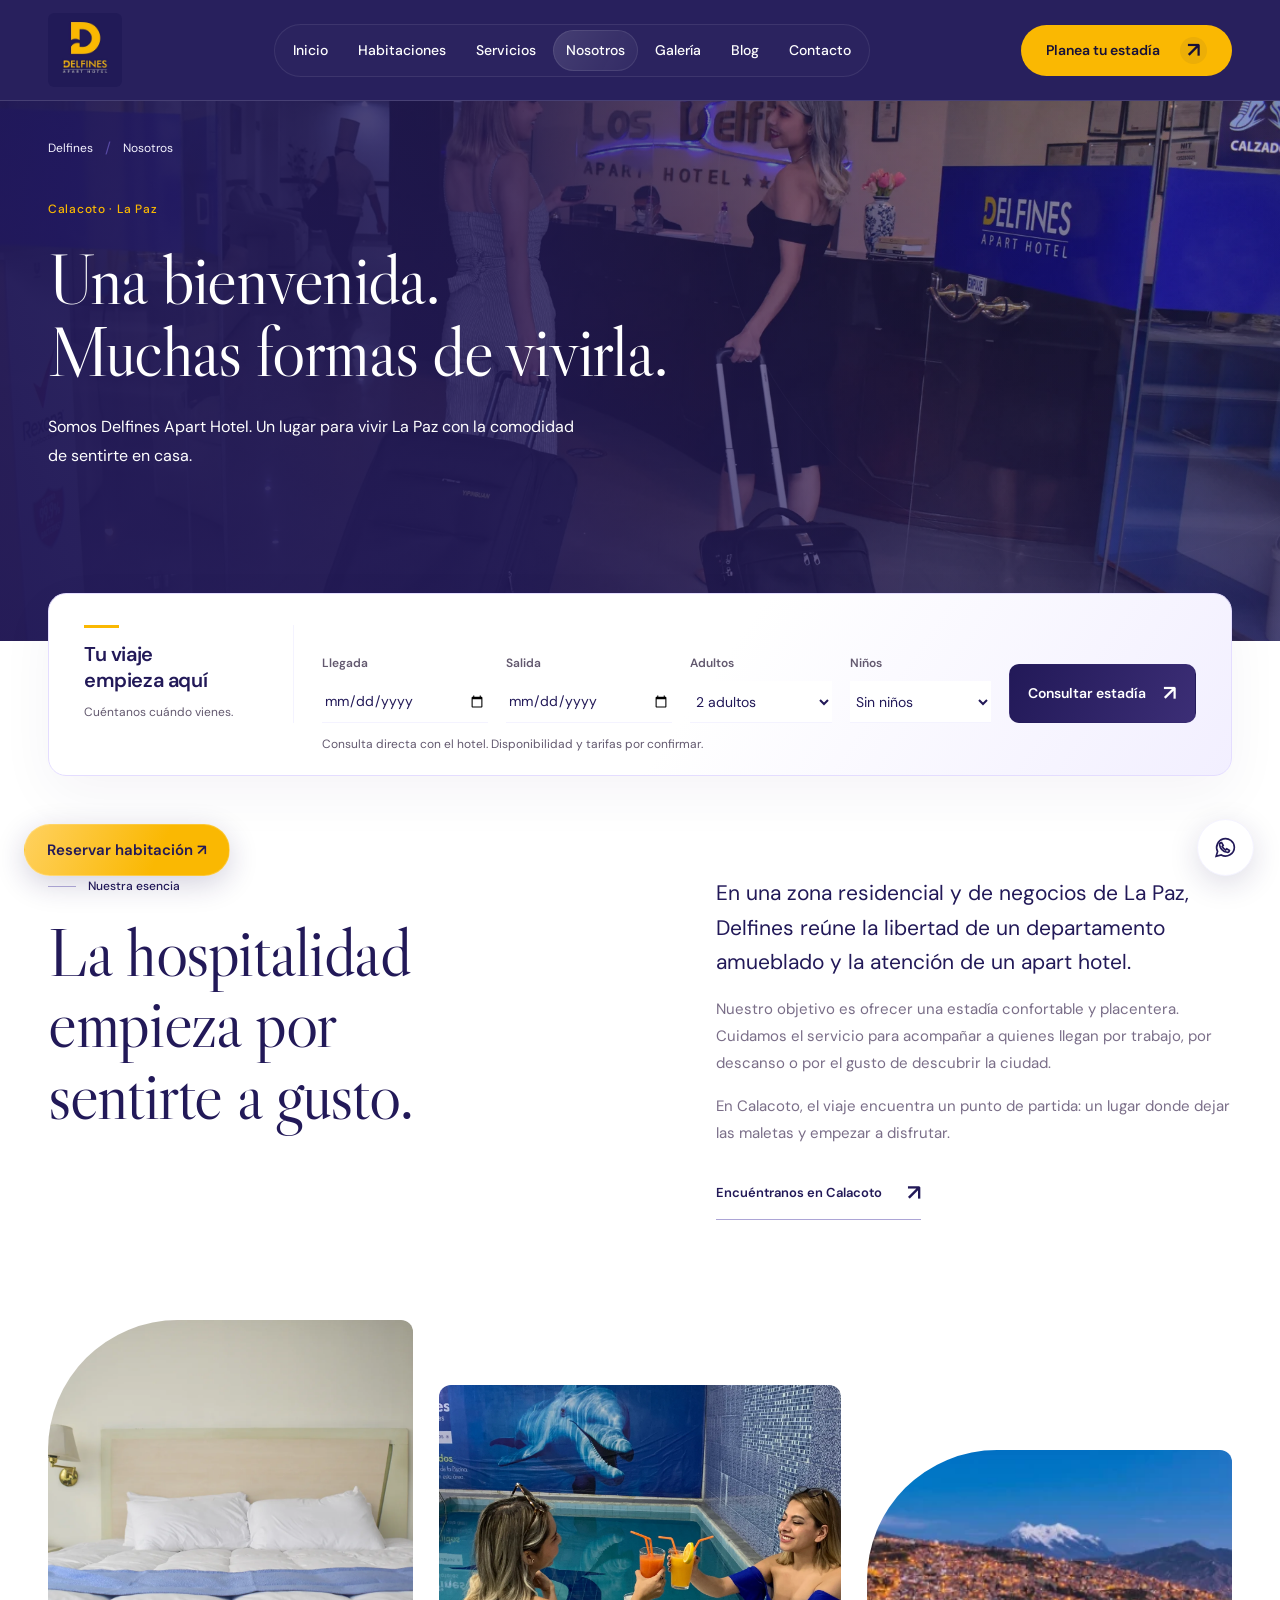
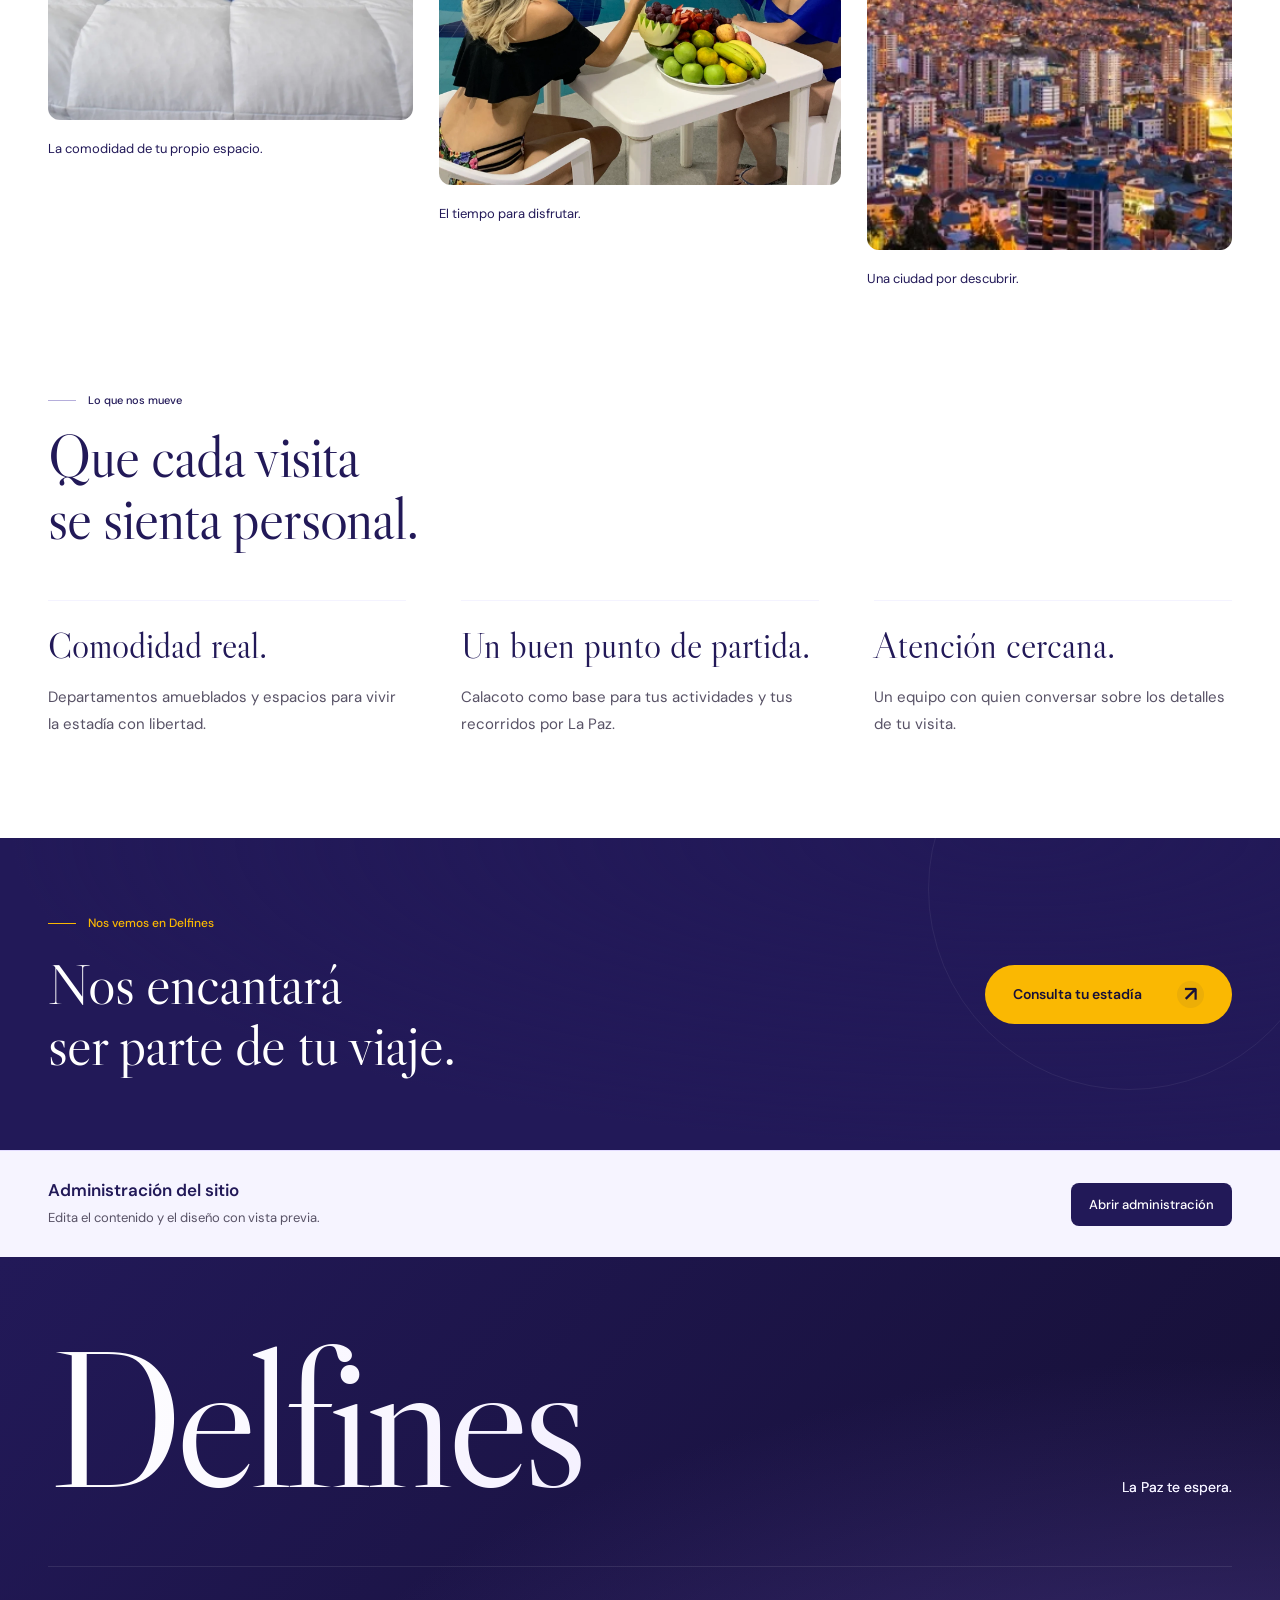
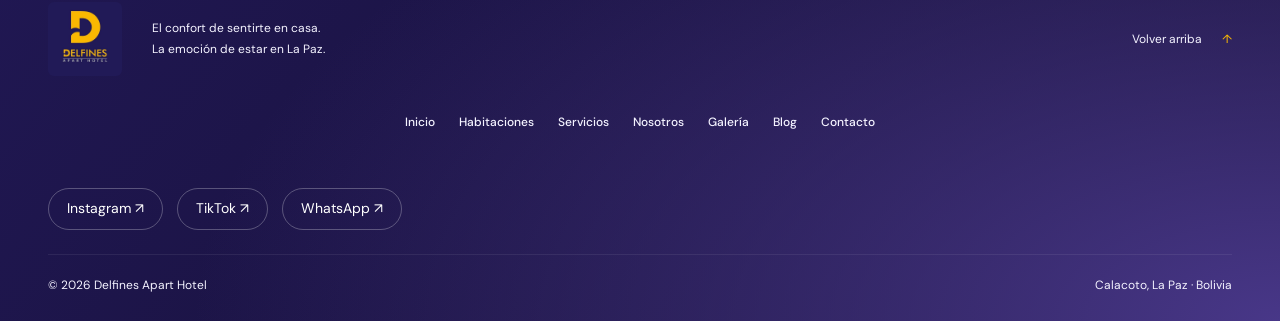
<file: pages/nosotros.html>
<!doctype html>
<html lang="es">
<head>
  <base href="../">
  <meta charset="utf-8">
  <meta name="viewport" content="width=device-width, initial-scale=1">
  <meta name="theme-color" content="#221958">
  <meta name="description" content="Nosotros de Delfines Apart Hotel. Descubre tu lugar para descansar en Calacoto, La Paz.">
  <title>Nosotros · Delfines Apart Hotel</title>
  <link rel="icon" href="assets/logo.webp">
  <link rel="stylesheet" href="assets/fonts.css">
  <link rel="stylesheet" href="css/site/styles.css">
  <link rel="stylesheet" href="css/site/experience.css">
  <link rel="stylesheet" href="css/site/refinements.css?v=3">
  
  <link rel="stylesheet" href="css/site/site.css?v=8">
  <script src="scripts/site/main.js?v=12" defer></script>
<link rel="stylesheet" href="css/site/readability.css?v=1">
<link rel="stylesheet" href="css/editor/entry.css?v=2">
<script src="scripts/editor/settings.js" defer></script><link rel="stylesheet" href="css/site/reservations.css"><script src="scripts/site/reservations.js" defer></script><script src="scripts/editor/resize.js" defer></script><script src="scripts/editor/carousels.js" defer></script><script src="scripts/editor/bridge.js?v=3" defer></script>
<link rel="stylesheet" href="css/site/brand.css?v=4">
</head>
<body class="interior-page readable" data-page="nosotros.html"><div class="reading-progress" aria-hidden="true"></div><a class="skip" href="#contenido">Saltar al contenido</a><header class="header">
  <div class="wrap nav-wrap">
    <a class="brand" href="index.html" aria-label="Delfines Apart Hotel, inicio"><img src="assets/logo.webp" width="76" height="76" alt="Delfines Apart Hotel"></a>
    <button class="menu-toggle" aria-expanded="false" aria-controls="menu" aria-label="Abrir menú"><span></span><span></span></button>
    <nav id="menu" aria-label="Navegación principal"><a href="index.html">Inicio</a><a href="pages/habitaciones.html">Habitaciones</a><a href="pages/servicios.html">Servicios</a><a href="pages/nosotros.html" class="active" aria-current="page">Nosotros</a><a href="pages/galeria.html">Galería</a><a href="pages/blog.html">Blog</a><a href="pages/contacto.html">Contacto</a></nav>
    <a class="button small nav-book" href="#reserva">Planea tu estadía <span aria-hidden="true">↗</span></a>
  </div>
</header>
<main id="contenido"><section class="page-hero photo-page-hero"><img class="" src="assets/espacio-6.webp" width="1600" height="1100" alt="Llegada de huéspedes a la recepción de Delfines" fetchpriority="high"><div class="wrap page-hero-content"><div class="breadcrumb"><a href="index.html">Delfines</a><span aria-hidden="true">/</span><span>Nosotros</span></div><div class="page-title-row"><div><p class="page-category">Calacoto · La Paz</p><h1>Una bienvenida.<br>Muchas formas de vivirla.</h1><p class="page-intro">Somos Delfines Apart Hotel. Un lugar para vivir La Paz con la comodidad de sentirte en casa.</p></div></div></div><span class="hero-page-line" aria-hidden="true"></span></section>  <section class="booking wrap" id="reserva" aria-label="Consulta tu estadía">
    <div class="booking-heading"><span class="tiny-line"></span><h2>Tu viaje empieza aquí</h2><p>Cuéntanos cuándo vienes.</p></div>
    <form id="booking-form"><div class="field"><label for="checkin">Llegada</label><input id="checkin" name="llegada" type="date" required autocomplete="off"></div><div class="field"><label for="checkout">Salida</label><input id="checkout" name="salida" type="date" required autocomplete="off"></div><div class="field guests-field"><label for="guests">Adultos</label><select id="guests" name="adultos"><option value="1">1 adulto</option><option value="2" selected>2 adultos</option></select></div><div class="field children-field"><label for="children">Niños</label><select id="children" name="ninos"><option value="0">Sin niños</option><option value="1">1 niño</option><option value="2">2 niños</option></select></div><button class="button navy" type="submit">Consultar estadía <span aria-hidden="true">↗</span></button><p class="form-error" id="booking-error" aria-live="polite"></p></form>
    <p class="booking-note">Consulta directa con el hotel. Disponibilidad y tarifas por confirmar.</p>
  </section>
<section class="section wrap split-story about-story"><div><p class="eyebrow">Nuestra esencia</p><h2>La hospitalidad<br>empieza por<br>sentirte a gusto.</h2></div><div><p class="large-paragraph">En una zona residencial y de negocios de La Paz, Delfines reúne la libertad de un departamento amueblado y la atención de un apart hotel.</p><p>Nuestro objetivo es ofrecer una estadía confortable y placentera. Cuidamos el servicio para acompañar a quienes llegan por trabajo, por descanso o por el gusto de descubrir la ciudad.</p><p>En Calacoto, el viaje encuentra un punto de partida: un lugar donde dejar las maletas y empezar a disfrutar.</p><a class="text-link" href="pages/contacto.html">Encuéntranos en Calacoto <span aria-hidden="true">↗</span></a></div></section><section class="about-triptych wrap"><figure><img class="" src="assets/espacio-1.webp" width="1600" height="1100" alt="Dormitorio de Delfines" loading="lazy"><figcaption>La comodidad de tu propio espacio.</figcaption></figure><figure><img class="" src="assets/espacio-0.webp" width="1600" height="1100" alt="Huéspedes compartiendo un momento junto a la piscina" loading="lazy"><figcaption>El tiempo para disfrutar.</figcaption></figure><figure><img class="" src="assets/lapaz.webp" width="1600" height="1100" alt="Vista de La Paz y el Illimani" loading="lazy"><figcaption>Una ciudad por descubrir.</figcaption></figure></section><section class="section wrap values-section"><div class="section-heading"><div><p class="eyebrow">Lo que nos mueve</p><h2>Que cada visita<br>se sienta personal.</h2></div></div><div class="values-grid"><article><h3>Comodidad real.</h3><p>Departamentos amueblados y espacios para vivir la estadía con libertad.</p></article><article><h3>Un buen punto de partida.</h3><p>Calacoto como base para tus actividades y tus recorridos por La Paz.</p></article><article><h3>Atención cercana.</h3><p>Un equipo con quien conversar sobre los detalles de tu visita.</p></article></div></section><section class="inner-cta"><div class="wrap"><div><p class="eyebrow">Nos vemos en Delfines</p><h2>Nos encantará<br>ser parte de tu viaje.</h2></div><a class="button" href="#reserva">Consulta tu estadía <span aria-hidden="true">↗</span></a></div></section></main><footer><div class="footer-signature wrap"><strong class="footer-title">Delfines</strong><span>La Paz te espera.</span></div><div class="wrap footer-main"><a class="footer-brand" href="index.html"><img src="assets/logo.webp" width="90" height="90" alt="Delfines Apart Hotel"></a><p>El confort de sentirte en casa.<br>La emoción de estar en La Paz.</p><a href="#contenido">Volver arriba <span aria-hidden="true">↑</span></a></div><nav class="footer-links" aria-label="Páginas del hotel"><a href="index.html">Inicio</a><a href="pages/habitaciones.html">Habitaciones</a><a href="pages/servicios.html">Servicios</a><a href="pages/nosotros.html">Nosotros</a><a href="pages/galeria.html">Galería</a><a href="pages/blog.html">Blog</a><a href="pages/contacto.html">Contacto</a></nav><nav class="footer-social wrap" aria-label="Redes sociales"><a href="https://www.instagram.com/delfinesaparth/" target="_blank" rel="noopener noreferrer">Instagram ↗</a><a href="https://www.tiktok.com/@delfinesaparthotel" target="_blank" rel="noopener noreferrer">TikTok ↗</a><a href="https://wa.me/59176562122" target="_blank" rel="noopener noreferrer">WhatsApp ↗</a></nav><div class="wrap footer-bottom"><span>© <span id="year">2026</span> Delfines Apart Hotel</span><span>Calacoto, La Paz · Bolivia</span></div></footer>
<a class="floating-contact" href="https://wa.me/59176562122" target="_blank" rel="noopener noreferrer" aria-label="Consultar por WhatsApp"><svg viewBox="0 0 24 24" fill="none" stroke="currentColor" stroke-width="1.6" aria-hidden="true"><path d="M20.5 11.7a8.5 8.5 0 0 1-12.6 7.4L3 20.5l1.4-4.7a8.5 8.5 0 1 1 16.1-4.1Z"/><path d="m8.3 7.3 1.5 2.6-1 1.1c.7 1.6 1.7 2.6 3.3 3.3l1.1-1 2.6 1.5c-.2 1.5-1.1 2-2.2 1.8-3.8-.7-6.7-3.6-7.3-7.2-.2-1.1.4-1.9 2-2.1Z"/></svg><span>¿Planeamos tu viaje?</span></a>
<dialog id="gallery-dialog" class="lightbox" aria-labelledby="gallery-modal-title">
 <header class="gallery-toolbar"><div><span class="modal-kicker">Una mirada a Delfines</span><h2 id="gallery-modal-title">El lugar de tus próximos recuerdos.</h2></div><button class="dialog-close" aria-label="Cerrar galería"><svg viewBox="0 0 24 24" aria-hidden="true"><path d="m6 6 12 12M18 6 6 18"/></svg></button></header>
 <div class="gallery-stage"><button class="gallery-prev" aria-label="Foto anterior"><svg viewBox="0 0 24 24" aria-hidden="true"><path d="m14 6-6 6 6 6"/></svg></button><figure><img id="lightbox-image" src="assets/hero.webp" width="1500" height="1000" alt=""><figcaption id="lightbox-caption"></figcaption></figure><button class="gallery-next" aria-label="Foto siguiente"><svg viewBox="0 0 24 24" aria-hidden="true"><path d="m10 6 6 6-6 6"/></svg></button></div>
 <div class="gallery-bottom"><div class="gallery-thumbnails" role="group" aria-label="Elegir una fotografía"></div><div class="gallery-meta"><span class="gallery-count" aria-live="polite"></span><span class="keyboard-tip">Usa las flechas para explorar</span></div></div>
</dialog>
<dialog id="booking-dialog" class="booking-dialog" aria-labelledby="booking-title">
 <button class="dialog-close" aria-label="Cerrar consulta"><svg viewBox="0 0 24 24" aria-hidden="true"><path d="m6 6 12 12M18 6 6 18"/></svg></button>
 <aside class="booking-editorial"><img src="assets/habitacion.webp" width="700" height="1100" alt="Habitación de Delfines Apart Hotel"><div><span class="modal-kicker">Delfines Apart Hotel</span><h3>Un descanso<br> que empieza<br> aquí.</h3><p>Calacoto, La Paz.<br>Tu lugar para bajar el ritmo.</p></div></aside>
 <div class="booking-modal-content"><span class="modal-step">Tu próxima estadía</span><h2 id="booking-title">Nos encantará<br> recibirte.</h2><p class="booking-intro">Revisa los detalles de tu viaje y consulta directamente con nuestro equipo.</p>
 <p id="booking-summary" class="sr-only"></p>
 <dl class="trip-summary"><div><dt>Llegada</dt><dd id="trip-arrival"></dd></div><div><dt>Salida</dt><dd id="trip-departure"></dd></div><div><dt>Duración</dt><dd id="trip-nights"></dd></div><div><dt>Huéspedes</dt><dd id="trip-guests"></dd></div><div id="trip-plan-row" hidden><dt>Plan elegido</dt><dd id="trip-plan"></dd></div></dl>
 <button class="edit-trip" type="button">Modificar fechas y huéspedes <span aria-hidden="true">↗</span></button>
 <div class="reservation-note"><svg viewBox="0 0 24 24" aria-hidden="true"><circle cx="12" cy="12" r="9"/><path d="M12 11v6M12 7v1"/></svg><p>El hotel confirmará disponibilidad y tarifas. Esta consulta no constituye una reserva.</p></div>
 <a id="email-booking" class="button navy" href="mailto:reservas@losdelfines.com.bo">Preparar mi consulta <span aria-hidden="true">↗</span></a><span class="mail-note">Abriremos tu aplicación de correo con los detalles. Tú decides cuándo enviarlo.</span><a class="dialog-phone" href="tel:+59122775431">¿Prefieres hablar? +591 2 2775431</a></div>
</dialog>
</body></html>
</file>
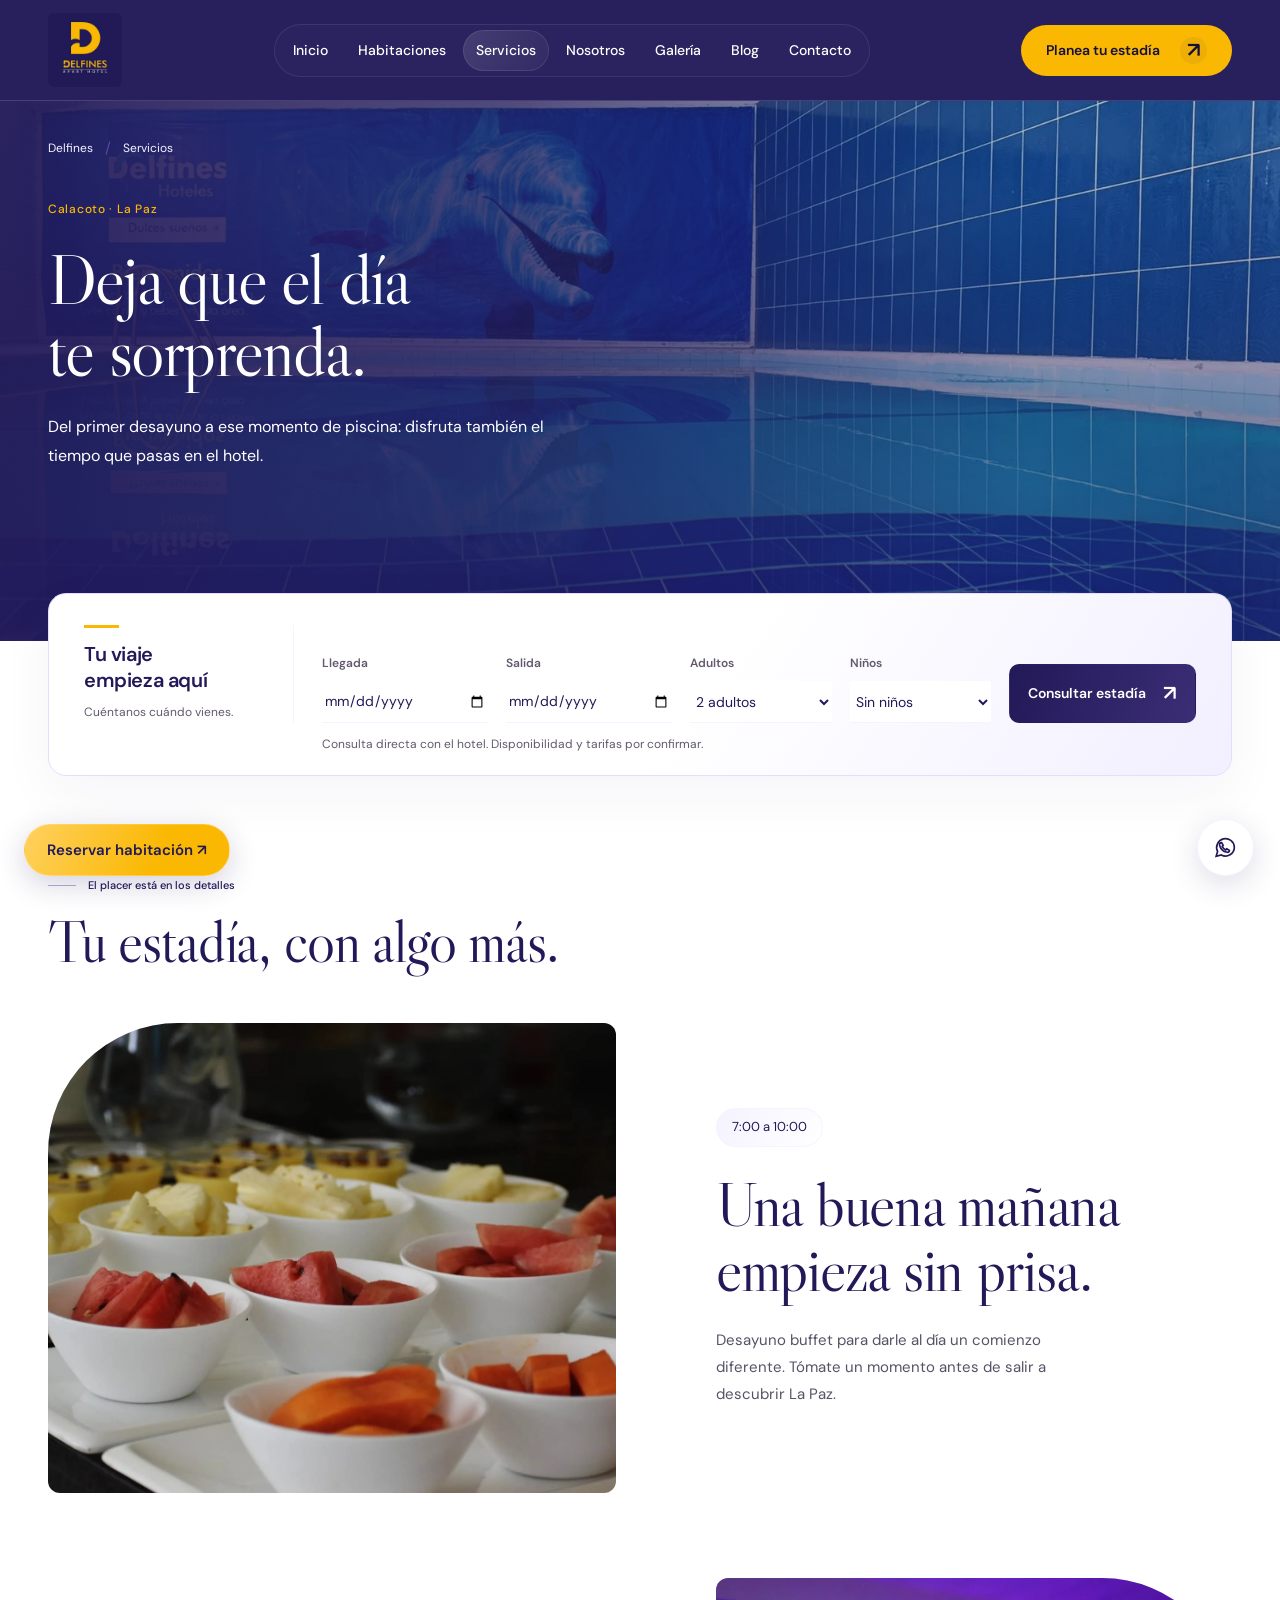
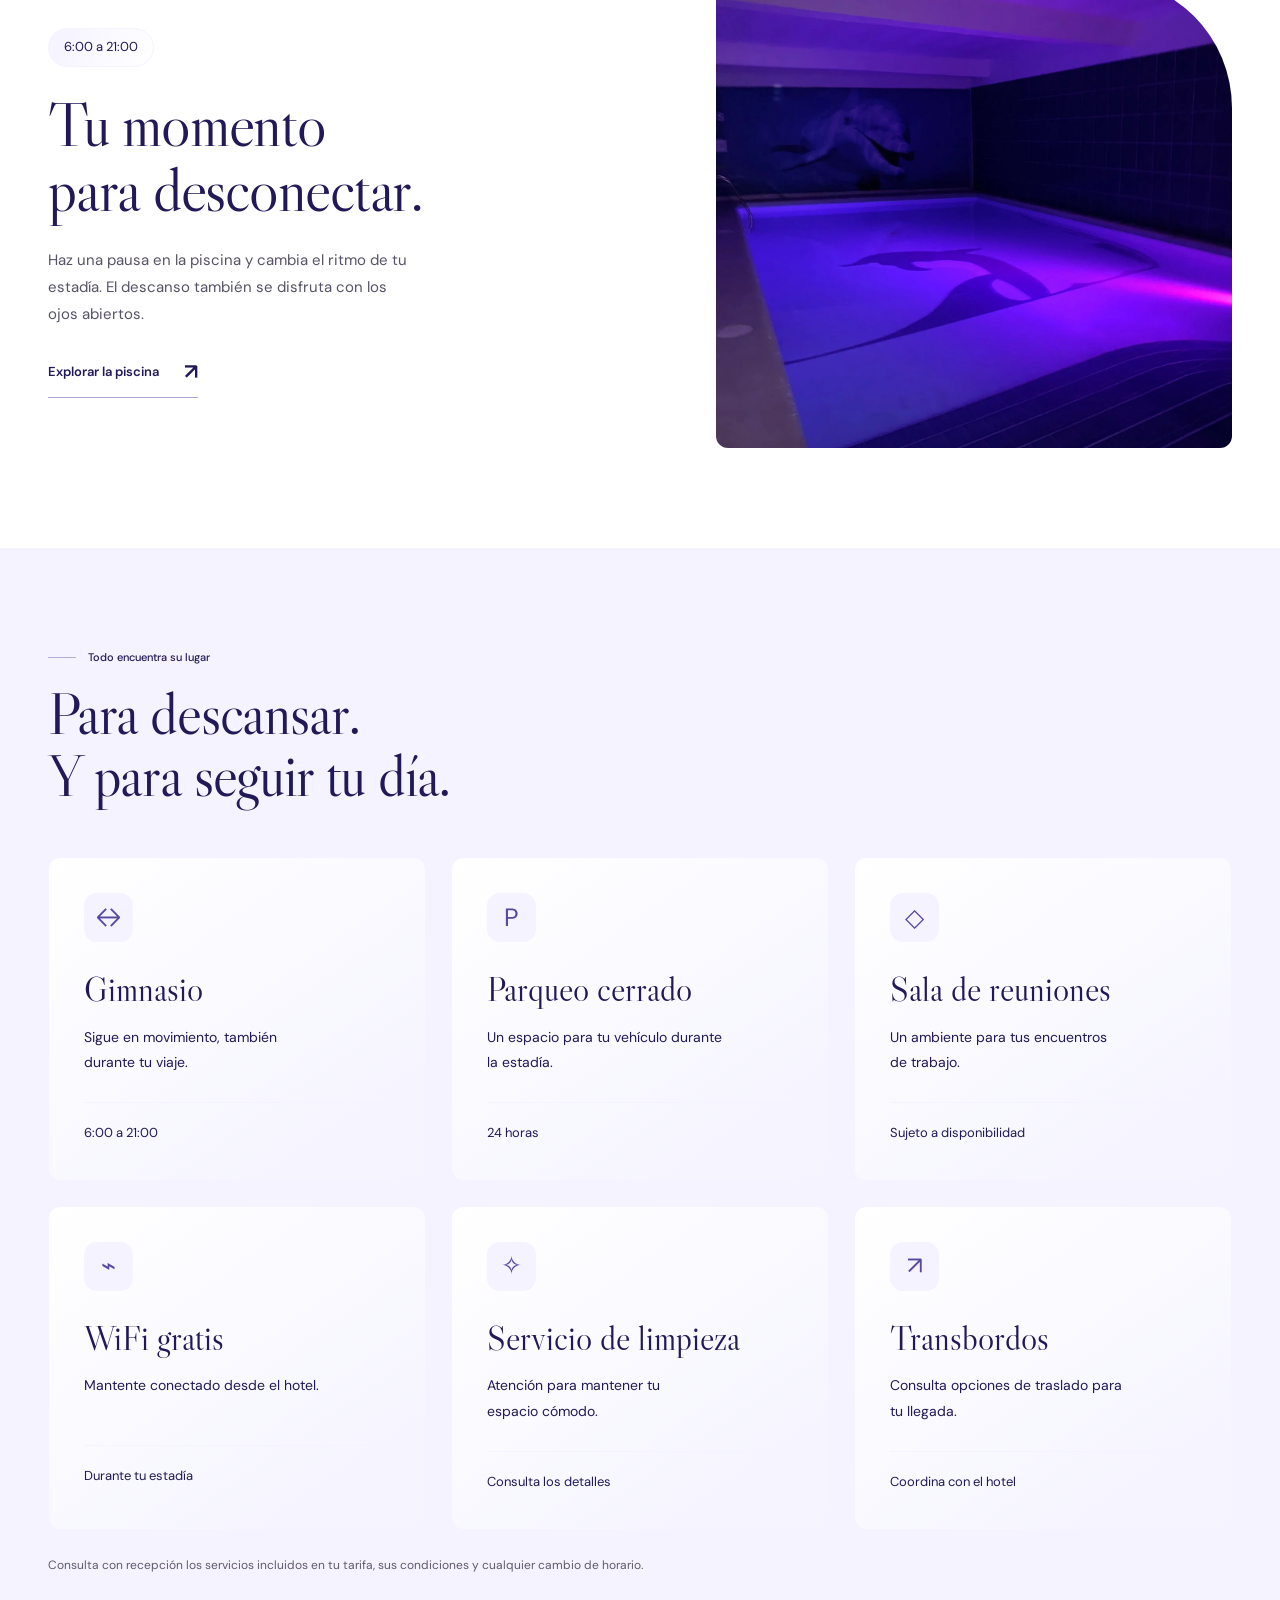
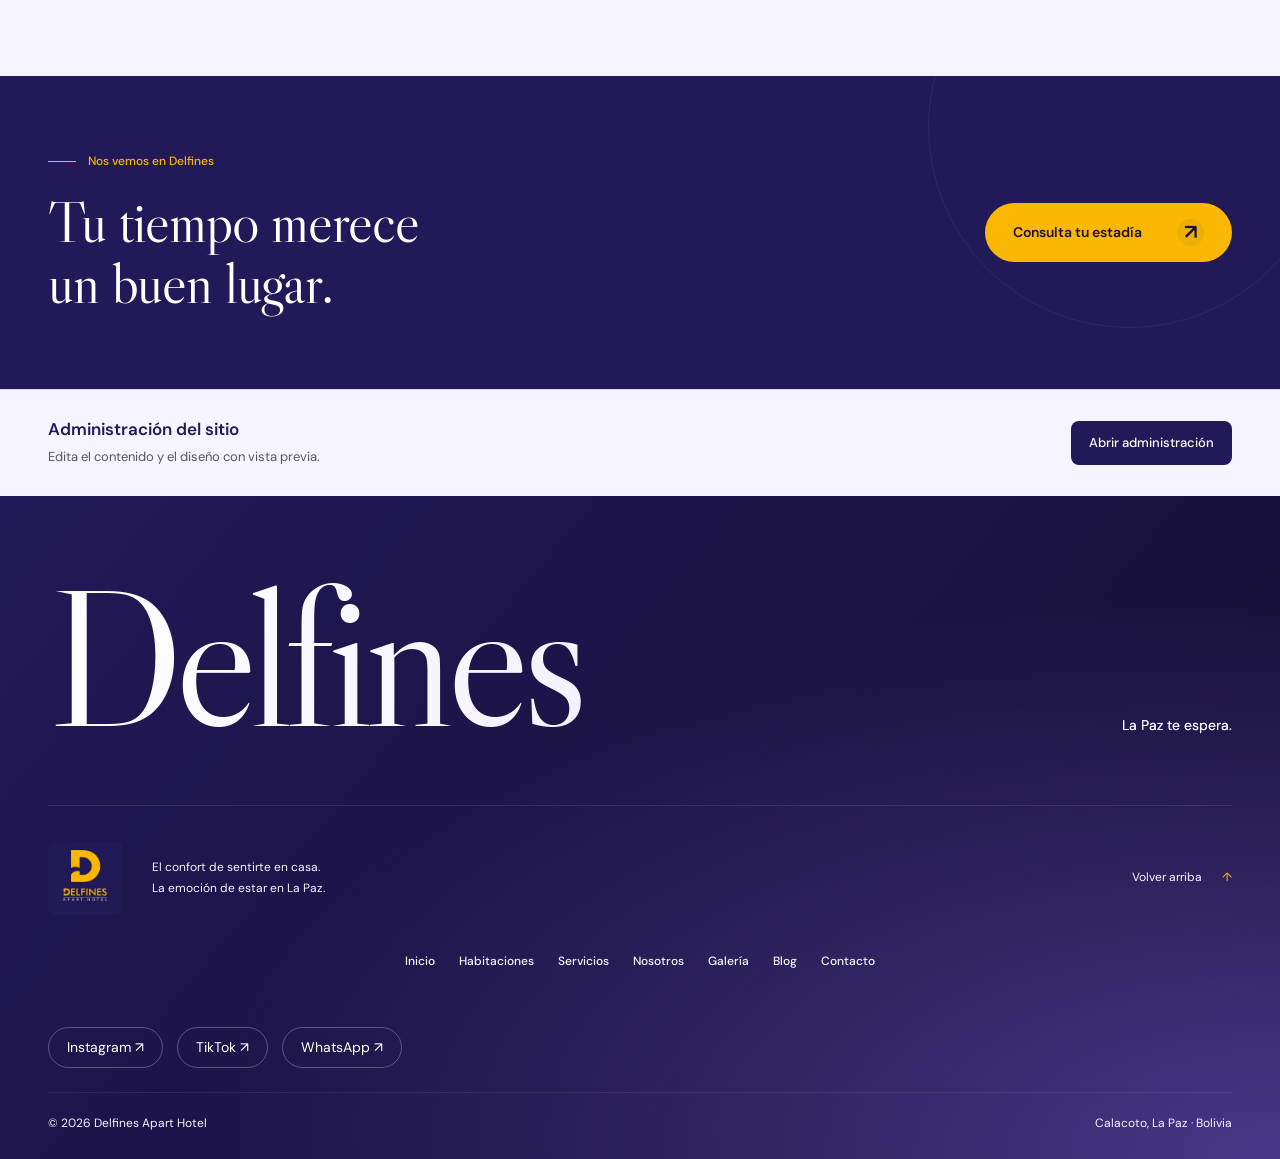
<file: pages/servicios.html>
<!doctype html>
<html lang="es">
<head>
  <base href="../">
  <meta charset="utf-8">
  <meta name="viewport" content="width=device-width, initial-scale=1">
  <meta name="theme-color" content="#221958">
  <meta name="description" content="Servicios de Delfines Apart Hotel. Descubre tu lugar para descansar en Calacoto, La Paz.">
  <title>Servicios · Delfines Apart Hotel</title>
  <link rel="icon" href="assets/logo.webp">
  <link rel="stylesheet" href="assets/fonts.css">
  <link rel="stylesheet" href="css/site/styles.css">
  <link rel="stylesheet" href="css/site/experience.css">
  <link rel="stylesheet" href="css/site/refinements.css?v=3">
  
  <link rel="stylesheet" href="css/site/site.css?v=8">
  <script src="scripts/site/main.js?v=12" defer></script>
<link rel="stylesheet" href="css/site/readability.css?v=1">
<link rel="stylesheet" href="css/editor/entry.css?v=2">
<script src="scripts/editor/settings.js" defer></script><link rel="stylesheet" href="css/site/reservations.css"><script src="scripts/site/reservations.js" defer></script><script src="scripts/editor/resize.js" defer></script><script src="scripts/editor/carousels.js" defer></script><script src="scripts/editor/bridge.js?v=3" defer></script>
<link rel="stylesheet" href="css/site/brand.css?v=4">
</head>
<body class="interior-page readable" data-page="servicios.html"><div class="reading-progress" aria-hidden="true"></div><a class="skip" href="#contenido">Saltar al contenido</a><header class="header">
  <div class="wrap nav-wrap">
    <a class="brand" href="index.html" aria-label="Delfines Apart Hotel, inicio"><img src="assets/logo.webp" width="76" height="76" alt="Delfines Apart Hotel"></a>
    <button class="menu-toggle" aria-expanded="false" aria-controls="menu" aria-label="Abrir menú"><span></span><span></span></button>
    <nav id="menu" aria-label="Navegación principal"><a href="index.html">Inicio</a><a href="pages/habitaciones.html">Habitaciones</a><a href="pages/servicios.html" class="active" aria-current="page">Servicios</a><a href="pages/nosotros.html">Nosotros</a><a href="pages/galeria.html">Galería</a><a href="pages/blog.html">Blog</a><a href="pages/contacto.html">Contacto</a></nav>
    <a class="button small nav-book" href="#reserva">Planea tu estadía <span aria-hidden="true">↗</span></a>
  </div>
</header>
<main id="contenido"><section class="page-hero photo-page-hero"><img class="" src="assets/espacio-8.webp" width="1600" height="1100" alt="Piscina de Delfines Apart Hotel" fetchpriority="high"><div class="wrap page-hero-content"><div class="breadcrumb"><a href="index.html">Delfines</a><span aria-hidden="true">/</span><span>Servicios</span></div><div class="page-title-row"><div><p class="page-category">Calacoto · La Paz</p><h1>Deja que el día<br>te sorprenda.</h1><p class="page-intro">Del primer desayuno a ese momento de piscina: disfruta también el tiempo que pasas en el hotel.</p></div></div></div><span class="hero-page-line" aria-hidden="true"></span></section>  <section class="booking wrap" id="reserva" aria-label="Consulta tu estadía">
    <div class="booking-heading"><span class="tiny-line"></span><h2>Tu viaje empieza aquí</h2><p>Cuéntanos cuándo vienes.</p></div>
    <form id="booking-form"><div class="field"><label for="checkin">Llegada</label><input id="checkin" name="llegada" type="date" required autocomplete="off"></div><div class="field"><label for="checkout">Salida</label><input id="checkout" name="salida" type="date" required autocomplete="off"></div><div class="field guests-field"><label for="guests">Adultos</label><select id="guests" name="adultos"><option value="1">1 adulto</option><option value="2" selected>2 adultos</option></select></div><div class="field children-field"><label for="children">Niños</label><select id="children" name="ninos"><option value="0">Sin niños</option><option value="1">1 niño</option><option value="2">2 niños</option></select></div><button class="button navy" type="submit">Consultar estadía <span aria-hidden="true">↗</span></button><p class="form-error" id="booking-error" aria-live="polite"></p></form>
    <p class="booking-note">Consulta directa con el hotel. Disponibilidad y tarifas por confirmar.</p>
  </section>
<section class="section wrap"><div class="section-heading"><div><p class="eyebrow">El placer está en los detalles</p><h2>Tu estadía, con algo más.</h2></div></div><div class="service-stories"><article><img class="" src="assets/espacio-7.webp" width="1600" height="1100" alt="Frutas y alimentos presentados en el desayuno buffet" loading="lazy"><div><span class="time-pill">7:00 a 10:00</span><h2>Una buena mañana<br>empieza sin prisa.</h2><p>Desayuno buffet para darle al día un comienzo diferente. Tómate un momento antes de salir a descubrir La Paz.</p></div></article><article><img class="" src="assets/espacio-5.webp" width="1600" height="1100" alt="Piscina interior iluminada de Delfines" loading="lazy"><div><span class="time-pill">6:00 a 21:00</span><h2>Tu momento<br>para desconectar.</h2><p>Haz una pausa en la piscina y cambia el ritmo de tu estadía. El descanso también se disfruta con los ojos abiertos.</p><button class="text-link" data-photo="9">Explorar la piscina <span aria-hidden="true">↗</span></button></div></article></div></section><section class="soft-section"><div class="wrap"><div class="section-heading"><div><p class="eyebrow">Todo encuentra su lugar</p><h2>Para descansar.<br>Y para seguir tu día.</h2></div></div><div class="amenity-grid"><article><span class="amenity-number" aria-hidden="true">↔</span><h3>Gimnasio</h3><p>Sigue en movimiento, también durante tu viaje.</p><span class="amenity-hours">6:00 a 21:00</span></article><article><span class="amenity-number" aria-hidden="true">P</span><h3>Parqueo cerrado</h3><p>Un espacio para tu vehículo durante la estadía.</p><span class="amenity-hours">24 horas</span></article><article><span class="amenity-number" aria-hidden="true">◇</span><h3>Sala de reuniones</h3><p>Un ambiente para tus encuentros de trabajo.</p><span class="amenity-hours">Sujeto a disponibilidad</span></article><article><span class="amenity-number" aria-hidden="true">⌁</span><h3>WiFi gratis</h3><p>Mantente conectado desde el hotel.</p><span class="amenity-hours">Durante tu estadía</span></article><article><span class="amenity-number" aria-hidden="true">✧</span><h3>Servicio de limpieza</h3><p>Atención para mantener tu espacio cómodo.</p><span class="amenity-hours">Consulta los detalles</span></article><article><span class="amenity-number" aria-hidden="true">↗</span><h3>Transbordos</h3><p>Consulta opciones de traslado para tu llegada.</p><span class="amenity-hours">Coordina con el hotel</span></article></div><p class="service-footnote">Consulta con recepción los servicios incluidos en tu tarifa, sus condiciones y cualquier cambio de horario.</p></div></section><section class="inner-cta"><div class="wrap"><div><p class="eyebrow">Nos vemos en Delfines</p><h2>Tu tiempo merece<br>un buen lugar.</h2></div><a class="button" href="#reserva">Consulta tu estadía <span aria-hidden="true">↗</span></a></div></section></main><footer><div class="footer-signature wrap"><strong class="footer-title">Delfines</strong><span>La Paz te espera.</span></div><div class="wrap footer-main"><a class="footer-brand" href="index.html"><img src="assets/logo.webp" width="90" height="90" alt="Delfines Apart Hotel"></a><p>El confort de sentirte en casa.<br>La emoción de estar en La Paz.</p><a href="#contenido">Volver arriba <span aria-hidden="true">↑</span></a></div><nav class="footer-links" aria-label="Páginas del hotel"><a href="index.html">Inicio</a><a href="pages/habitaciones.html">Habitaciones</a><a href="pages/servicios.html">Servicios</a><a href="pages/nosotros.html">Nosotros</a><a href="pages/galeria.html">Galería</a><a href="pages/blog.html">Blog</a><a href="pages/contacto.html">Contacto</a></nav><nav class="footer-social wrap" aria-label="Redes sociales"><a href="https://www.instagram.com/delfinesaparth/" target="_blank" rel="noopener noreferrer">Instagram ↗</a><a href="https://www.tiktok.com/@delfinesaparthotel" target="_blank" rel="noopener noreferrer">TikTok ↗</a><a href="https://wa.me/59176562122" target="_blank" rel="noopener noreferrer">WhatsApp ↗</a></nav><div class="wrap footer-bottom"><span>© <span id="year">2026</span> Delfines Apart Hotel</span><span>Calacoto, La Paz · Bolivia</span></div></footer>
<a class="floating-contact" href="https://wa.me/59176562122" target="_blank" rel="noopener noreferrer" aria-label="Consultar por WhatsApp"><svg viewBox="0 0 24 24" fill="none" stroke="currentColor" stroke-width="1.6" aria-hidden="true"><path d="M20.5 11.7a8.5 8.5 0 0 1-12.6 7.4L3 20.5l1.4-4.7a8.5 8.5 0 1 1 16.1-4.1Z"/><path d="m8.3 7.3 1.5 2.6-1 1.1c.7 1.6 1.7 2.6 3.3 3.3l1.1-1 2.6 1.5c-.2 1.5-1.1 2-2.2 1.8-3.8-.7-6.7-3.6-7.3-7.2-.2-1.1.4-1.9 2-2.1Z"/></svg><span>¿Planeamos tu viaje?</span></a>
<dialog id="gallery-dialog" class="lightbox" aria-labelledby="gallery-modal-title">
 <header class="gallery-toolbar"><div><span class="modal-kicker">Una mirada a Delfines</span><h2 id="gallery-modal-title">El lugar de tus próximos recuerdos.</h2></div><button class="dialog-close" aria-label="Cerrar galería"><svg viewBox="0 0 24 24" aria-hidden="true"><path d="m6 6 12 12M18 6 6 18"/></svg></button></header>
 <div class="gallery-stage"><button class="gallery-prev" aria-label="Foto anterior"><svg viewBox="0 0 24 24" aria-hidden="true"><path d="m14 6-6 6 6 6"/></svg></button><figure><img id="lightbox-image" src="assets/hero.webp" width="1500" height="1000" alt=""><figcaption id="lightbox-caption"></figcaption></figure><button class="gallery-next" aria-label="Foto siguiente"><svg viewBox="0 0 24 24" aria-hidden="true"><path d="m10 6 6 6-6 6"/></svg></button></div>
 <div class="gallery-bottom"><div class="gallery-thumbnails" role="group" aria-label="Elegir una fotografía"></div><div class="gallery-meta"><span class="gallery-count" aria-live="polite"></span><span class="keyboard-tip">Usa las flechas para explorar</span></div></div>
</dialog>
<dialog id="booking-dialog" class="booking-dialog" aria-labelledby="booking-title">
 <button class="dialog-close" aria-label="Cerrar consulta"><svg viewBox="0 0 24 24" aria-hidden="true"><path d="m6 6 12 12M18 6 6 18"/></svg></button>
 <aside class="booking-editorial"><img src="assets/habitacion.webp" width="700" height="1100" alt="Habitación de Delfines Apart Hotel"><div><span class="modal-kicker">Delfines Apart Hotel</span><h3>Un descanso<br> que empieza<br> aquí.</h3><p>Calacoto, La Paz.<br>Tu lugar para bajar el ritmo.</p></div></aside>
 <div class="booking-modal-content"><span class="modal-step">Tu próxima estadía</span><h2 id="booking-title">Nos encantará<br> recibirte.</h2><p class="booking-intro">Revisa los detalles de tu viaje y consulta directamente con nuestro equipo.</p>
 <p id="booking-summary" class="sr-only"></p>
 <dl class="trip-summary"><div><dt>Llegada</dt><dd id="trip-arrival"></dd></div><div><dt>Salida</dt><dd id="trip-departure"></dd></div><div><dt>Duración</dt><dd id="trip-nights"></dd></div><div><dt>Huéspedes</dt><dd id="trip-guests"></dd></div><div id="trip-plan-row" hidden><dt>Plan elegido</dt><dd id="trip-plan"></dd></div></dl>
 <button class="edit-trip" type="button">Modificar fechas y huéspedes <span aria-hidden="true">↗</span></button>
 <div class="reservation-note"><svg viewBox="0 0 24 24" aria-hidden="true"><circle cx="12" cy="12" r="9"/><path d="M12 11v6M12 7v1"/></svg><p>El hotel confirmará disponibilidad y tarifas. Esta consulta no constituye una reserva.</p></div>
 <a id="email-booking" class="button navy" href="mailto:reservas@losdelfines.com.bo">Preparar mi consulta <span aria-hidden="true">↗</span></a><span class="mail-note">Abriremos tu aplicación de correo con los detalles. Tú decides cuándo enviarlo.</span><a class="dialog-phone" href="tel:+59122775431">¿Prefieres hablar? +591 2 2775431</a></div>
</dialog>
</body></html>
</file>
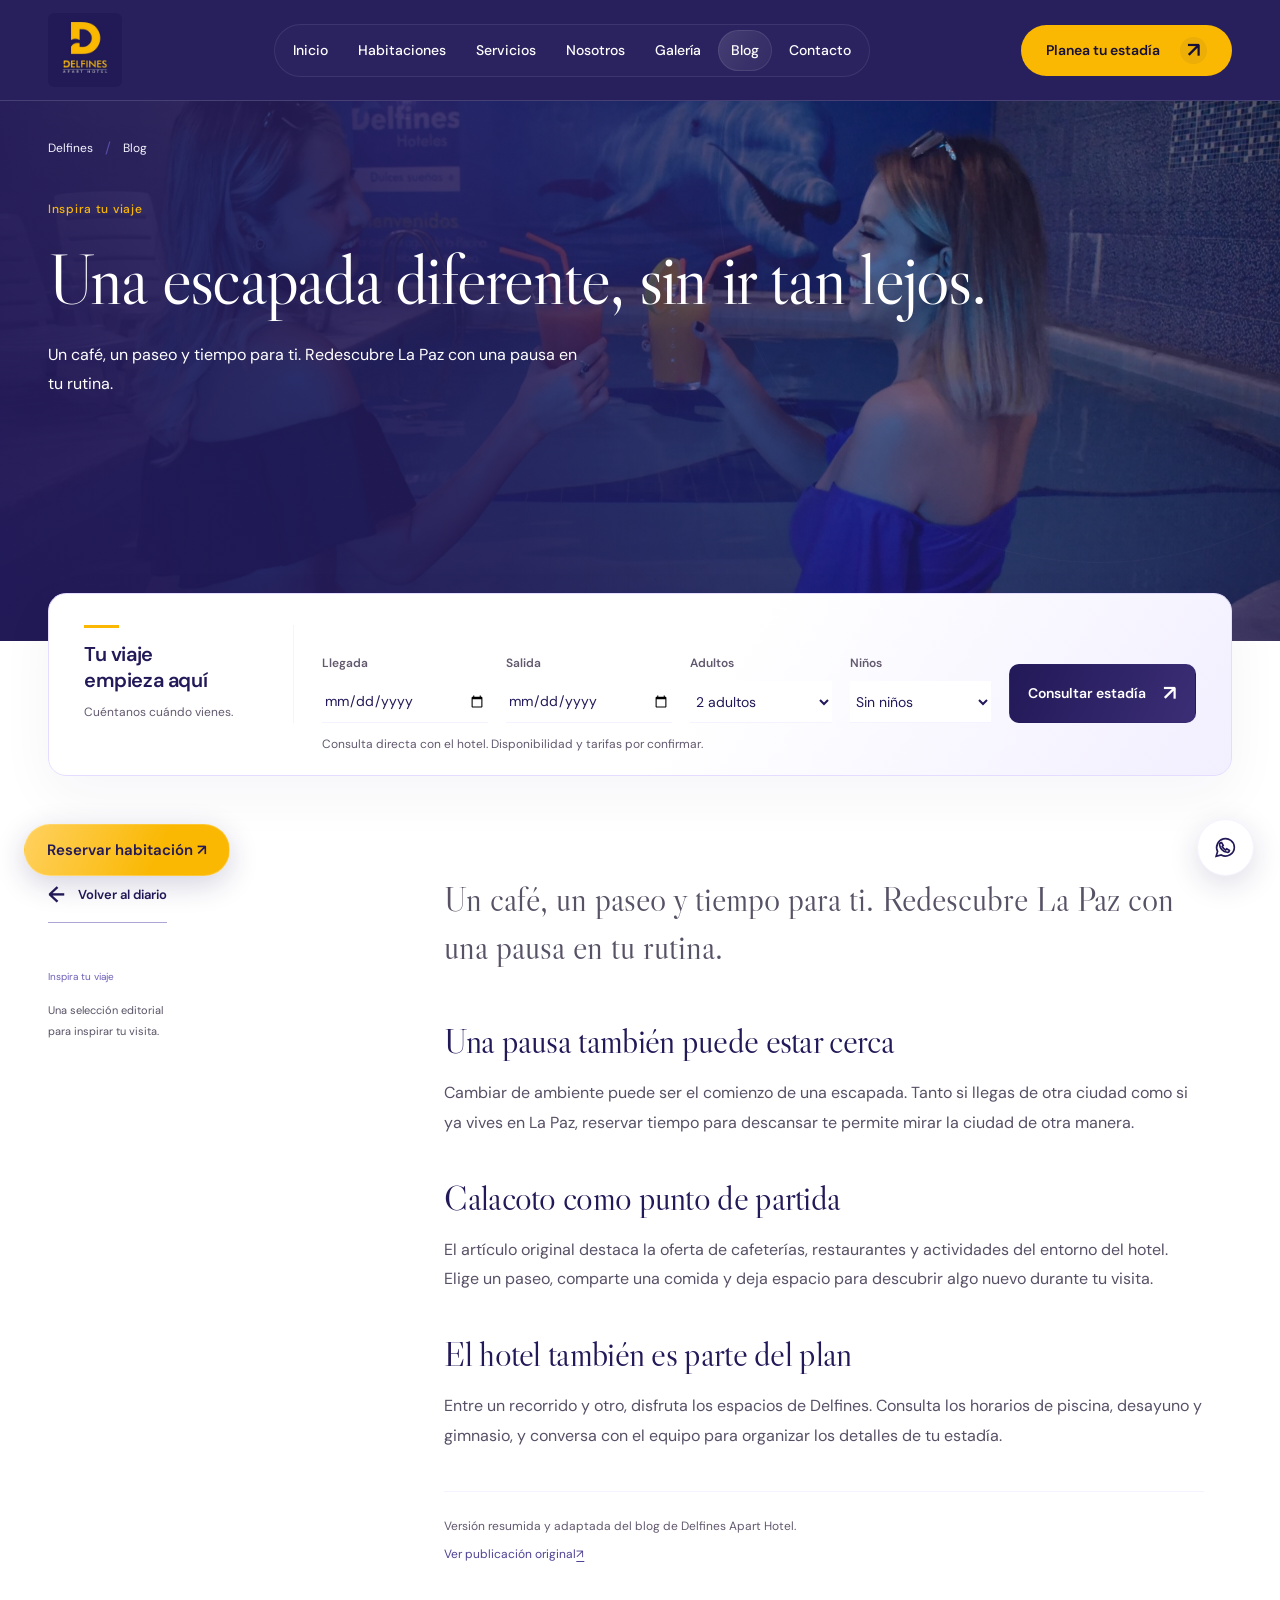
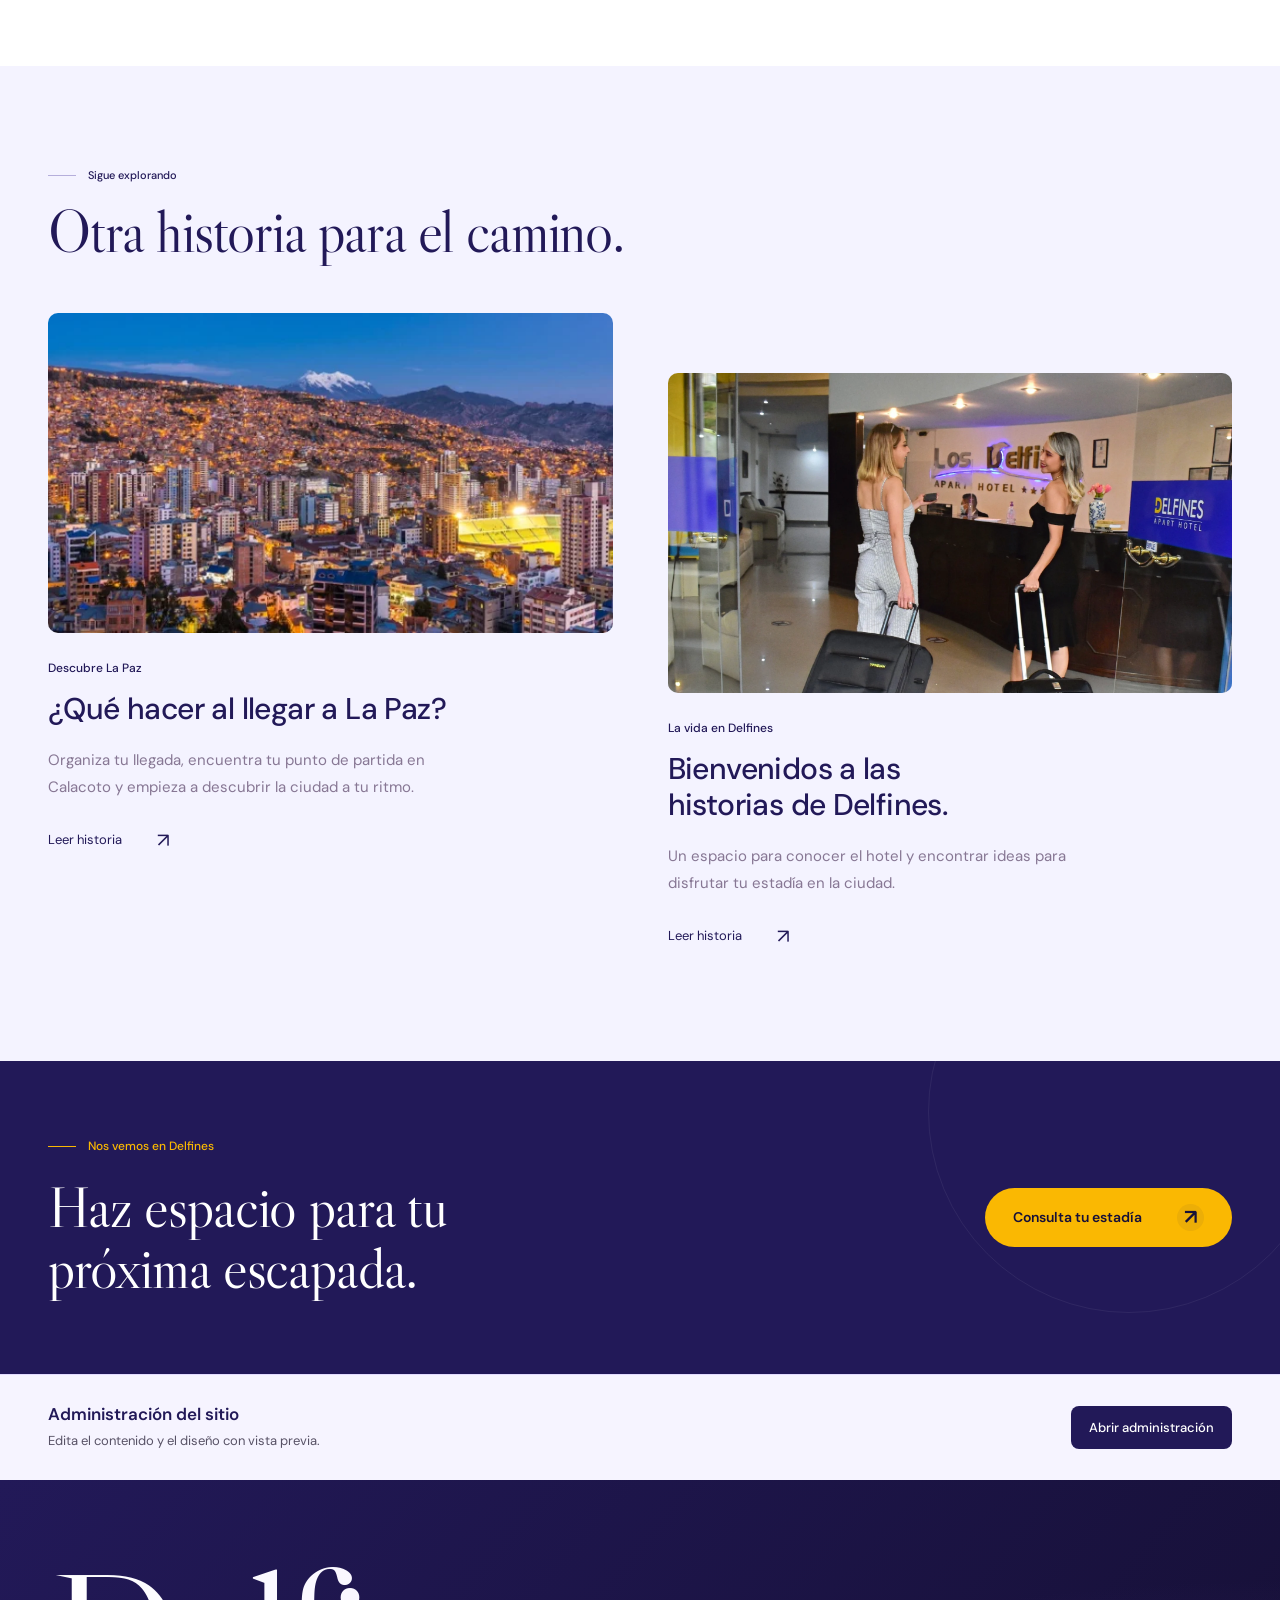
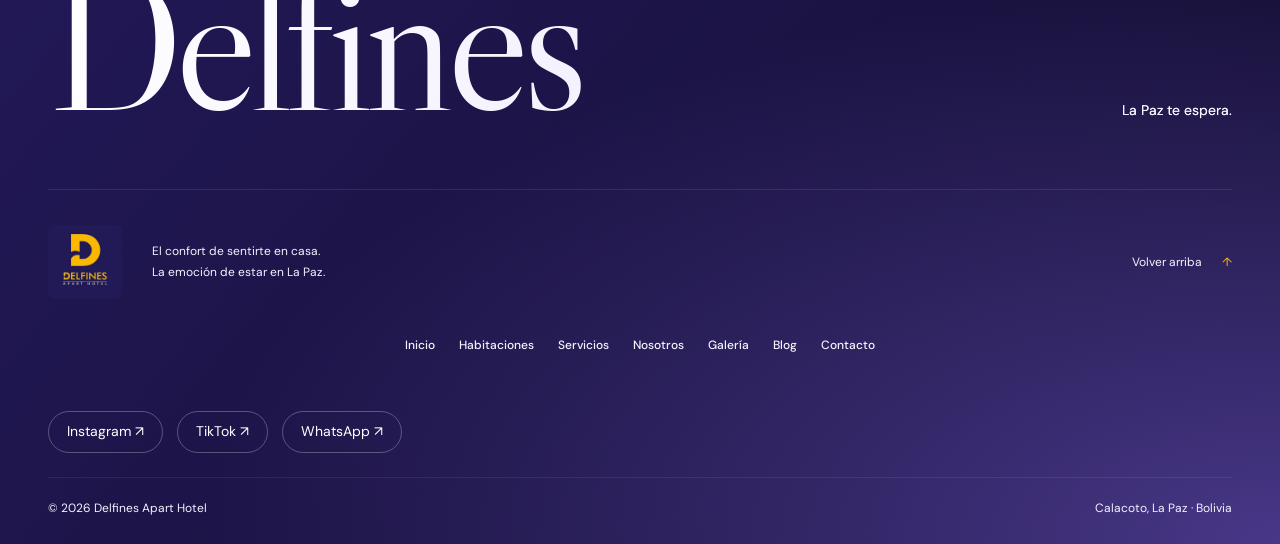
<file: pages/una-escapada-diferente.html>
<!doctype html>
<html lang="es">
<head>
  <base href="../">
  <meta charset="utf-8">
  <meta name="viewport" content="width=device-width, initial-scale=1">
  <meta name="theme-color" content="#221958">
  <meta name="description" content="Una escapada diferente, sin ir tan lejos. de Delfines Apart Hotel. Descubre tu lugar para descansar en Calacoto, La Paz.">
  <title>Una escapada diferente, sin ir tan lejos. · Delfines Apart Hotel</title>
  <link rel="icon" href="assets/logo.webp">
  <link rel="stylesheet" href="assets/fonts.css">
  <link rel="stylesheet" href="css/site/styles.css">
  <link rel="stylesheet" href="css/site/experience.css">
  <link rel="stylesheet" href="css/site/refinements.css?v=3">
  
  <link rel="stylesheet" href="css/site/site.css?v=8">
  <script src="scripts/site/main.js?v=12" defer></script>
<link rel="stylesheet" href="css/site/readability.css?v=1">
<link rel="stylesheet" href="css/editor/entry.css?v=2">
<script src="scripts/editor/settings.js" defer></script><link rel="stylesheet" href="css/site/reservations.css"><script src="scripts/site/reservations.js" defer></script><script src="scripts/editor/resize.js" defer></script><script src="scripts/editor/carousels.js" defer></script><script src="scripts/editor/bridge.js?v=3" defer></script>
<link rel="stylesheet" href="css/site/brand.css?v=4">
</head>
<body class="interior-page readable" data-page="una-escapada-diferente.html"><div class="reading-progress" aria-hidden="true"></div><a class="skip" href="#contenido">Saltar al contenido</a><header class="header">
  <div class="wrap nav-wrap">
    <a class="brand" href="index.html" aria-label="Delfines Apart Hotel, inicio"><img src="assets/logo.webp" width="76" height="76" alt="Delfines Apart Hotel"></a>
    <button class="menu-toggle" aria-expanded="false" aria-controls="menu" aria-label="Abrir menú"><span></span><span></span></button>
    <nav id="menu" aria-label="Navegación principal"><a href="index.html">Inicio</a><a href="pages/habitaciones.html">Habitaciones</a><a href="pages/servicios.html">Servicios</a><a href="pages/nosotros.html">Nosotros</a><a href="pages/galeria.html">Galería</a><a href="pages/blog.html" class="active" aria-current="page">Blog</a><a href="pages/contacto.html">Contacto</a></nav>
    <a class="button small nav-book" href="#reserva">Planea tu estadía <span aria-hidden="true">↗</span></a>
  </div>
</header>
<main id="contenido"><section class="page-hero photo-page-hero"><img class="" src="assets/piscina-delfines.jpg" width="1600" height="1100" alt="Un descanso en la piscina" fetchpriority="high"><div class="wrap page-hero-content"><div class="breadcrumb"><a href="index.html">Delfines</a><span aria-hidden="true">/</span><span>Blog</span></div><div class="page-title-row"><div><p class="page-category">Inspira tu viaje</p><h1>Una escapada diferente, sin ir tan lejos.</h1><p class="page-intro">Un café, un paseo y tiempo para ti. Redescubre La Paz con una pausa en tu rutina.</p></div></div></div><span class="hero-page-line" aria-hidden="true"></span></section>  <section class="booking wrap" id="reserva" aria-label="Consulta tu estadía">
    <div class="booking-heading"><span class="tiny-line"></span><h2>Tu viaje empieza aquí</h2><p>Cuéntanos cuándo vienes.</p></div>
    <form id="booking-form"><div class="field"><label for="checkin">Llegada</label><input id="checkin" name="llegada" type="date" required autocomplete="off"></div><div class="field"><label for="checkout">Salida</label><input id="checkout" name="salida" type="date" required autocomplete="off"></div><div class="field guests-field"><label for="guests">Adultos</label><select id="guests" name="adultos"><option value="1">1 adulto</option><option value="2" selected>2 adultos</option></select></div><div class="field children-field"><label for="children">Niños</label><select id="children" name="ninos"><option value="0">Sin niños</option><option value="1">1 niño</option><option value="2">2 niños</option></select></div><button class="button navy" type="submit">Consultar estadía <span aria-hidden="true">↗</span></button><p class="form-error" id="booking-error" aria-live="polite"></p></form>
    <p class="booking-note">Consulta directa con el hotel. Disponibilidad y tarifas por confirmar.</p>
  </section>
<section class="section article-layout wrap"><aside class="article-aside"><a class="text-link" href="pages/blog.html"><span aria-hidden="true">←</span> Volver al diario</a><span>Inspira tu viaje</span><p>Una selección editorial<br>para inspirar tu visita.</p></aside><article class="article-body"><p class="article-lead">Un café, un paseo y tiempo para ti. Redescubre La Paz con una pausa en tu rutina.</p><section><h2>Una pausa también puede estar cerca</h2><p>Cambiar de ambiente puede ser el comienzo de una escapada. Tanto si llegas de otra ciudad como si ya vives en La Paz, reservar tiempo para descansar te permite mirar la ciudad de otra manera.</p></section><section><h2>Calacoto como punto de partida</h2><p>El artículo original destaca la oferta de cafeterías, restaurantes y actividades del entorno del hotel. Elige un paseo, comparte una comida y deja espacio para descubrir algo nuevo durante tu visita.</p></section><section><h2>El hotel también es parte del plan</h2><p>Entre un recorrido y otro, disfruta los espacios de Delfines. Consulta los horarios de piscina, desayuno y gimnasio, y conversa con el equipo para organizar los detalles de tu estadía.</p></section><div class="source-note">Versión resumida y adaptada del blog de Delfines Apart Hotel. <a href="https://grupooficorp.wixsite.com/delfineslapaz/post/est%C3%A1s-buscando-una-escapada-especial-y-diferente" target="_blank" rel="noopener">Ver publicación original <span aria-hidden="true">↗</span></a></div></article></section><section class="soft-section"><div class="wrap"><div class="section-heading"><div><p class="eyebrow">Sigue explorando</p><h2>Otra historia para el camino.</h2></div></div><div class="journal-grid related-posts"><article class="journal-card"><a href="pages/llegar-a-la-paz.html"><div class="journal-card-image"><img class="" src="assets/lapaz.webp" width="1600" height="1100" alt="La Paz al anochecer" loading="lazy"></div><p class="category">Descubre La Paz</p><h3>¿Qué hacer al llegar a La Paz?</h3><p>Organiza tu llegada, encuentra tu punto de partida en Calacoto y empieza a descubrir la ciudad a tu ritmo.</p><span class="article-link">Leer historia <span aria-hidden="true">↗</span></span></a></article><article class="journal-card"><a href="pages/bienvenidos.html"><div class="journal-card-image"><img class="" src="assets/bienvenidos.webp" width="1600" height="1100" alt="Recepción de Delfines" loading="lazy"></div><p class="category">La vida en Delfines</p><h3>Bienvenidos a las historias de Delfines.</h3><p>Un espacio para conocer el hotel y encontrar ideas para disfrutar tu estadía en la ciudad.</p><span class="article-link">Leer historia <span aria-hidden="true">↗</span></span></a></article></div></div></section><section class="inner-cta"><div class="wrap"><div><p class="eyebrow">Nos vemos en Delfines</p><h2>Haz espacio para tu próxima escapada.</h2></div><a class="button" href="#reserva">Consulta tu estadía <span aria-hidden="true">↗</span></a></div></section></main><footer><div class="footer-signature wrap"><strong class="footer-title">Delfines</strong><span>La Paz te espera.</span></div><div class="wrap footer-main"><a class="footer-brand" href="index.html"><img src="assets/logo.webp" width="90" height="90" alt="Delfines Apart Hotel"></a><p>El confort de sentirte en casa.<br>La emoción de estar en La Paz.</p><a href="#contenido">Volver arriba <span aria-hidden="true">↑</span></a></div><nav class="footer-links" aria-label="Páginas del hotel"><a href="index.html">Inicio</a><a href="pages/habitaciones.html">Habitaciones</a><a href="pages/servicios.html">Servicios</a><a href="pages/nosotros.html">Nosotros</a><a href="pages/galeria.html">Galería</a><a href="pages/blog.html">Blog</a><a href="pages/contacto.html">Contacto</a></nav><nav class="footer-social wrap" aria-label="Redes sociales"><a href="https://www.instagram.com/delfinesaparth/" target="_blank" rel="noopener noreferrer">Instagram ↗</a><a href="https://www.tiktok.com/@delfinesaparthotel" target="_blank" rel="noopener noreferrer">TikTok ↗</a><a href="https://wa.me/59176562122" target="_blank" rel="noopener noreferrer">WhatsApp ↗</a></nav><div class="wrap footer-bottom"><span>© <span id="year">2026</span> Delfines Apart Hotel</span><span>Calacoto, La Paz · Bolivia</span></div></footer>
<a class="floating-contact" href="https://wa.me/59176562122" target="_blank" rel="noopener noreferrer" aria-label="Consultar por WhatsApp"><svg viewBox="0 0 24 24" fill="none" stroke="currentColor" stroke-width="1.6" aria-hidden="true"><path d="M20.5 11.7a8.5 8.5 0 0 1-12.6 7.4L3 20.5l1.4-4.7a8.5 8.5 0 1 1 16.1-4.1Z"/><path d="m8.3 7.3 1.5 2.6-1 1.1c.7 1.6 1.7 2.6 3.3 3.3l1.1-1 2.6 1.5c-.2 1.5-1.1 2-2.2 1.8-3.8-.7-6.7-3.6-7.3-7.2-.2-1.1.4-1.9 2-2.1Z"/></svg><span>¿Planeamos tu viaje?</span></a>
<dialog id="gallery-dialog" class="lightbox" aria-labelledby="gallery-modal-title">
 <header class="gallery-toolbar"><div><span class="modal-kicker">Una mirada a Delfines</span><h2 id="gallery-modal-title">El lugar de tus próximos recuerdos.</h2></div><button class="dialog-close" aria-label="Cerrar galería"><svg viewBox="0 0 24 24" aria-hidden="true"><path d="m6 6 12 12M18 6 6 18"/></svg></button></header>
 <div class="gallery-stage"><button class="gallery-prev" aria-label="Foto anterior"><svg viewBox="0 0 24 24" aria-hidden="true"><path d="m14 6-6 6 6 6"/></svg></button><figure><img id="lightbox-image" src="assets/hero.webp" width="1500" height="1000" alt=""><figcaption id="lightbox-caption"></figcaption></figure><button class="gallery-next" aria-label="Foto siguiente"><svg viewBox="0 0 24 24" aria-hidden="true"><path d="m10 6 6 6-6 6"/></svg></button></div>
 <div class="gallery-bottom"><div class="gallery-thumbnails" role="group" aria-label="Elegir una fotografía"></div><div class="gallery-meta"><span class="gallery-count" aria-live="polite"></span><span class="keyboard-tip">Usa las flechas para explorar</span></div></div>
</dialog>
<dialog id="booking-dialog" class="booking-dialog" aria-labelledby="booking-title">
 <button class="dialog-close" aria-label="Cerrar consulta"><svg viewBox="0 0 24 24" aria-hidden="true"><path d="m6 6 12 12M18 6 6 18"/></svg></button>
 <aside class="booking-editorial"><img src="assets/habitacion.webp" width="700" height="1100" alt="Habitación de Delfines Apart Hotel"><div><span class="modal-kicker">Delfines Apart Hotel</span><h3>Un descanso<br> que empieza<br> aquí.</h3><p>Calacoto, La Paz.<br>Tu lugar para bajar el ritmo.</p></div></aside>
 <div class="booking-modal-content"><span class="modal-step">Tu próxima estadía</span><h2 id="booking-title">Nos encantará<br> recibirte.</h2><p class="booking-intro">Revisa los detalles de tu viaje y consulta directamente con nuestro equipo.</p>
 <p id="booking-summary" class="sr-only"></p>
 <dl class="trip-summary"><div><dt>Llegada</dt><dd id="trip-arrival"></dd></div><div><dt>Salida</dt><dd id="trip-departure"></dd></div><div><dt>Duración</dt><dd id="trip-nights"></dd></div><div><dt>Huéspedes</dt><dd id="trip-guests"></dd></div><div id="trip-plan-row" hidden><dt>Plan elegido</dt><dd id="trip-plan"></dd></div></dl>
 <button class="edit-trip" type="button">Modificar fechas y huéspedes <span aria-hidden="true">↗</span></button>
 <div class="reservation-note"><svg viewBox="0 0 24 24" aria-hidden="true"><circle cx="12" cy="12" r="9"/><path d="M12 11v6M12 7v1"/></svg><p>El hotel confirmará disponibilidad y tarifas. Esta consulta no constituye una reserva.</p></div>
 <a id="email-booking" class="button navy" href="mailto:reservas@losdelfines.com.bo">Preparar mi consulta <span aria-hidden="true">↗</span></a><span class="mail-note">Abriremos tu aplicación de correo con los detalles. Tú decides cuándo enviarlo.</span><a class="dialog-phone" href="tel:+59122775431">¿Prefieres hablar? +591 2 2775431</a></div>
</dialog>
</body></html>
</file>
<file: assets/fonts.css>
@font-face {
  font-family: 'DM Sans';
  font-style: normal;
  font-weight: 400;
  font-display: swap;
  src: url(font-1.woff2) format('truetype');
}
@font-face {
  font-family: 'DM Sans';
  font-style: normal;
  font-weight: 500;
  font-display: swap;
  src: url(font-2.woff2) format('truetype');
}
@font-face {
  font-family: 'DM Sans';
  font-style: normal;
  font-weight: 600;
  font-display: swap;
  src: url(font-3.woff2) format('truetype');
}
@font-face {
  font-family: 'DM Sans';
  font-style: normal;
  font-weight: 700;
  font-display: swap;
  src: url(font-4.woff2) format('truetype');
}
@font-face {
  font-family: 'Libre Caslon Display';
  font-style: normal;
  font-weight: 400;
  font-display: swap;
  src: url(font-5.woff2) format('truetype');
}
</file>
<file: css/site/styles.css>
:root{--navy:#221958;--deep:#221958;--yellow:#fab802;--white:#fff;--muted:#626477;--surface:#f4f3ff;--border:#f4f3ff;--serif:'Libre Caslon Display',Georgia,serif;--sans:'DM Sans',Arial,sans-serif}
*{box-sizing:border-box}html{scroll-behavior:smooth;scroll-padding-top:110px}body{margin:0;color:var(--navy);background:white;font-family:var(--sans);font-size:15px;line-height:1.65}body:has(dialog[open]){overflow:hidden}a{color:inherit;text-decoration:none}button,input,select{font:inherit}button,a,input,select{touch-action:manipulation;-webkit-tap-highlight-color:#fab80255}button{cursor:pointer}img{display:block;width:100%;object-fit:cover}button{color:inherit}a:focus-visible,button:focus-visible,input:focus-visible,select:focus-visible{outline:3px solid #968ccc;outline-offset:5px}h1,h2,h3,p,figure{margin:0}h1,h2,h3{font-weight:400;line-height:1.05;text-wrap:balance}h1,h2{font-family:var(--serif)}h2{font-size:clamp(40px,4vw,62px)}h3{font-family:var(--serif)}p{text-wrap:pretty}.wrap{width:min(1280px,calc(100% - 112px));margin-inline:auto}.section{padding-block:112px}.eyebrow{font-size:13px;font-weight:600;margin-bottom:20px;color:#68637e}.button{display:inline-flex;justify-content:center;align-items:center;gap:30px;min-height:54px;padding:14px 25px;background:var(--yellow);border:1px solid transparent;color:var(--deep);font-size:14px;font-weight:600;border-radius:5px;transition:background .2s,transform .2s,box-shadow .2s}.button:hover{background:#fab802;transform:translateY(-2px);box-shadow:0 8px 20px #00000015}.button span{font-size:21px;line-height:1}.button.navy{background:var(--navy);color:white}.button.navy:hover{background:#221958}.button.small{min-height:46px;font-size:12px;gap:20px;padding:11px 18px}.text-link{display:inline-flex;align-items:center;gap:25px;font-weight:600;font-size:14px;border-bottom:1px solid #aca5d6;padding-bottom:7px}.text-link:hover{border-color:var(--navy);color:#6556b3}.text-link span{font-size:22px}.skip{position:fixed;left:10px;top:-80px;z-index:20;background:var(--yellow);padding:12px}.skip:focus{top:10px}
.topbar{background:var(--navy);color:#f4f3ff;font-size:11px;letter-spacing:.025em;padding:9px 0}.topbar .wrap{display:flex;justify-content:space-between}.topbar a:hover{color:var(--yellow)}.topbar a span{margin-left:10px}.header{position:sticky;top:0;z-index:10;background:#ffffffed;backdrop-filter:blur(18px);border-bottom:1px solid #2219580c}.nav-wrap{height:92px;display:flex;align-items:center;justify-content:space-between;gap:28px}.brand{flex-shrink:0}.brand img{width:70px;height:70px;border-radius:2px}nav{display:flex;align-items:center;gap:25px;margin-left:auto;margin-right:auto}nav a{font-size:12px;position:relative;padding:10px 0;font-weight:500}nav a:after{content:'';position:absolute;bottom:1px;left:0;width:0;height:2px;background:var(--yellow);transition:width .2s}nav a:hover:after,nav a.active:after{width:100%}.menu-toggle{display:none}
.hero{position:relative;min-height:650px;color:white;isolation:isolate;overflow:hidden;background:var(--navy)}.hero-image,.hero-shade{position:absolute;inset:0;width:100%;height:100%;z-index:-1}.hero-image{object-position:center 56%;animation:hero-image 1.6s ease-out both}.hero-shade{background:linear-gradient(90deg,rgba(21,18,55,.97) 0%,rgba(33,28,80,.88) 27%,rgba(33,28,80,.46) 52%,rgba(21,18,55,.08) 80%),linear-gradient(0deg,rgba(21,18,55,.35),transparent 40%)}.hero-content{min-height:568px;display:flex;align-items:center;justify-content:space-between;position:relative}.hero-copy{padding-top:20px;max-width:700px;animation:hero-copy .9s ease-out both}.location{display:flex;align-items:center;gap:10px;color:#f4f3ff;font-size:12px;margin-bottom:27px}.location-dot{height:7px;width:7px;border-radius:50%;background:var(--yellow);box-shadow:0 0 0 5px #fab8021c}.hero h1{font-size:clamp(58px,6.3vw,91px);letter-spacing:-.025em;line-height:1.02;margin-bottom:27px}.hero-description{color:#f4f3ff;max-width:370px;font-size:15px;line-height:1.8;margin-bottom:32px}.photo-shortcut{align-self:flex-end;margin-bottom:65px;display:flex;align-items:center;gap:14px;background:#22195838;color:white;border:1px solid #ffffff5c;border-radius:80px;padding:10px 23px 10px 10px;text-align:left;backdrop-filter:blur(14px);transition:background .2s}.photo-shortcut:hover{background:#221958a6}.round-icon{display:grid;place-items:center;width:47px;height:47px;background:#ffffff20;border-radius:50%;font-size:26px}.photo-shortcut span:not(.round-icon){font-size:13px}.photo-shortcut small{display:block;color:#f4f3ff;font-size:11px}.hero-bottom{display:flex;align-items:center;justify-content:space-between;padding-block:20px 30px;font-size:11px;color:#f4f3ff}.hero-bottom a span{margin-left:15px;color:var(--yellow);font-size:21px}.hero-bottom>span{letter-spacing:.04em}
.booking{position:relative;z-index:2;margin-top:-1px;background:white;box-shadow:0 15px 55px #22195810;border:1px solid var(--border);border-top:4px solid var(--yellow);border-radius:0 0 8px 8px;padding:30px 32px 18px;display:grid;grid-template-columns:200px 1fr;gap:0 25px}.booking-heading{border-right:1px solid var(--border);padding-right:20px}.tiny-line{display:block;width:27px;height:2px;background:var(--yellow);margin-bottom:10px}.booking h2{font-family:var(--sans);font-size:16px;font-weight:600;line-height:1.4}.booking-heading p,.booking-note{font-size:11px;color:var(--muted);margin-top:5px}.booking form{display:grid;grid-template-columns:1fr 1fr .85fr .85fr auto;align-items:end;gap:16px}.field label{display:block;font-size:11px;color:var(--muted);margin-bottom:7px}.field input,.field select{width:100%;height:42px;padding:8px 2px;font-size:13px;color:var(--navy);border:none;border-bottom:1px solid #f4f3ff;background:white;border-radius:0;min-width:0}.booking .button{font-size:12px;gap:17px;min-height:48px;padding-inline:18px}.booking-note{grid-column:2;margin-top:11px}.form-error{grid-column:1/-1;color:#a02032;font-size:12px}.form-error:empty{display:none}
.welcome{display:grid;grid-template-columns:1.08fr 1fr;align-items:center;gap:110px;padding-top:128px}.welcome-visual{position:relative;padding-right:30px;padding-bottom:25px}.welcome-visual>img{height:440px;border-radius:80px 7px 7px 7px;object-position:53% center}.welcome-seal{position:absolute;bottom:0;right:-12px;background:var(--yellow);padding:28px 25px;width:174px;border-radius:5px;box-shadow:0 12px 35px #22195815}.welcome-seal>span{font-size:11px}.welcome-seal strong{font-family:var(--serif);font-size:31px;font-weight:400;line-height:1.1;display:block;margin:8px 0}.welcome-seal svg{width:72px;height:26px;fill:none;stroke:var(--navy);stroke-width:1.2;margin-top:5px}.welcome-copy h2{margin-bottom:28px}.welcome-copy>p:not(.eyebrow){color:var(--muted);font-size:14px;line-height:1.85;margin-bottom:16px;max-width:390px}.welcome-copy .text-link{margin-top:15px}
.rooms{background:var(--surface)}.section-heading{display:flex;align-items:end;justify-content:space-between;gap:50px;margin-bottom:42px}.section-heading .eyebrow{margin-bottom:16px}.section-heading>p,.gallery-hint{font-size:13px;line-height:1.9;color:var(--muted);flex-shrink:0}.room-feature{display:grid;grid-template-columns:1.5fr 1fr;background:white;border-radius:8px;overflow:hidden}.room-photo{position:relative;min-height:500px}.room-photo>img{height:100%;position:absolute;inset:0;object-position:center}.room-photo:after{content:'';position:absolute;inset:60% 0 0;background:linear-gradient(transparent,#22195888);pointer-events:none}.image-expand{position:absolute;right:22px;top:22px;background:white;border:0;border-radius:50%;width:42px;height:42px;font-size:26px}.image-expand:hover{background:var(--yellow)}.photo-caption{position:absolute;bottom:24px;left:28px;color:white;z-index:1;font-size:12px}.room-info{padding:45px 45px}.room-symbol{font-size:33px;display:block;margin-bottom:18px;color:#fab802}.room-info h3{font-size:43px;margin-bottom:22px}.room-info>p{font-size:13px;color:var(--muted);max-width:300px;line-height:1.9}.room-perks{list-style:none;padding:0;margin:23px 0 28px;display:flex;flex-direction:column;gap:9px;font-size:12px}.room-perks span{display:inline-block;width:26px;color:#6759b4;font-size:19px}.room-info .button{font-size:12px;gap:24px}
.service-layout{display:grid;grid-template-columns:1.1fr 1fr;gap:75px}.breakfast{position:relative;min-height:490px;overflow:hidden;border-radius:7px}.breakfast img{position:absolute;height:100%;inset:0;object-position:50%}.breakfast:after{content:'';position:absolute;inset:35% 0 0;background:linear-gradient(transparent,#221958df)}.breakfast>div{position:absolute;bottom:35px;left:38px;color:white;z-index:1}.breakfast p{font-size:12px;color:#f4f3ff}.breakfast h3{font-size:46px;margin:9px 0 13px}.breakfast span{font-size:12px;color:var(--yellow)}.service-list{display:grid;gap:0}.service-list article{display:flex;gap:25px;align-items:flex-start;padding:24px 0;border-bottom:1px solid var(--border)}.service-list article:first-child{padding-top:10px}.service-list article:last-child{border-bottom:0}.service-icon{width:53px;height:53px;background:#f4f3ff;border-radius:50%;display:grid;place-items:center;flex-shrink:0;font-size:27px}.service-list h3{font-family:var(--sans);font-size:17px;font-weight:500;margin:0 0 8px;line-height:1.3}.service-list p{color:var(--muted);font-size:12px}.service-list article div>span{display:block;color:#777184;font-size:11px;margin-top:7px}
.gallery-section{padding-top:0}.gallery-hint{font-size:11px}.gallery-hint>span{font-size:23px;margin-left:10px}.gallery-grid{display:grid;grid-template-columns:1.35fr 1fr 1fr;gap:18px}.gallery-tile{border:0;padding:0;position:relative;min-height:330px;border-radius:7px;overflow:hidden;text-align:left;background:var(--navy)}.gallery-tile img{height:100%;position:absolute;inset:0;transition:transform .6s ease}.gallery-tile:after{content:'';position:absolute;inset:40% 0 0;background:linear-gradient(transparent,#221958bd)}.gallery-tile>span{position:absolute;bottom:24px;left:23px;right:23px;color:white;z-index:1;font-size:13px;display:flex;justify-content:space-between;align-items:center;gap:15px}.gallery-tile>span>span{font-size:22px}.gallery-tile:hover img{transform:scale(1.055)}
.city-banner{position:relative;isolation:isolate;min-height:440px;display:flex;align-items:center;color:white;overflow:hidden}.city-banner>img{position:absolute;inset:0;z-index:-2;height:100%;object-position:center 52%}.city-banner:after{content:'';position:absolute;inset:0;z-index:-1;background:linear-gradient(90deg,#221958e8,#22195870 60%,#22195838)}.city-banner p{font-size:12px;color:#f4f3ff;margin-bottom:22px}.city-banner h2{font-size:64px;margin-bottom:30px}.city-banner .button{font-size:12px;min-height:49px}
.blog-grid{display:grid;grid-template-columns:repeat(3,1fr);gap:32px}.blog-image{overflow:hidden;border-radius:6px}.blog-image img{height:235px;transition:transform .5s}.blog article a:hover img{transform:scale(1.04)}.category{font-size:11px;color:#746d8b;margin:22px 0 12px}.blog h3{font-family:var(--sans);font-size:19px;font-weight:500;line-height:1.5;max-width:340px}.article-link{display:inline-flex;gap:50px;font-size:12px;align-items:center;margin-top:22px}.article-link>span{font-size:20px}.blog article a:hover .article-link{color:#6f61b8}.blog .section-heading .text-link{white-space:nowrap;font-size:12px}.contact-section{background:var(--navy);color:white;padding-block:85px}.contact-inner{display:grid;grid-template-columns:1.2fr 1fr;align-items:center;gap:75px}.contact-section .eyebrow{color:var(--yellow);font-size:12px}.contact-section h2{font-size:61px;margin-bottom:25px}.contact-section p:not(.eyebrow){font-size:13px;color:#c8c3e4;line-height:1.9}.contact-section .text-link{font-size:12px;margin-top:22px;border-color:#7365ba}.contact-section .text-link:hover{color:var(--yellow)}.contact-details{display:flex;align-items:flex-start;flex-direction:column;border-left:1px solid #ffffff29;padding-left:75px;gap:13px}.contact-details>span{font-size:12px;color:#c8c3e4}.contact-phone{font-family:var(--serif);font-size:39px;line-height:1.4}.contact-details>a:not(.contact-phone):not(.button){font-size:13px;color:#f4f3ff;overflow-wrap:anywhere}.contact-details .button{margin-top:19px;font-size:12px}.contact-details>a:hover:not(.button){color:var(--yellow)}footer{background:var(--deep);color:white;padding-block:32px 20px}.footer-main{display:flex;align-items:center;gap:30px;padding-bottom:28px}.footer-brand img{width:72px;height:72px}.footer-main p{font-size:12px;color:#bdb7df}.footer-main>a:last-child{margin-left:auto;font-size:12px}.footer-main>a:last-child span{color:var(--yellow);margin-left:20px}.footer-bottom{display:flex;justify-content:space-between;border-top:1px solid #ffffff16;padding-top:20px;font-size:10px;color:#9c93ce}.floating-contact{position:fixed;z-index:9;bottom:24px;right:26px;background:var(--yellow);color:var(--navy);border:1px solid #22195810;border-radius:100px;display:flex;align-items:center;gap:10px;padding:14px;box-shadow:0 4px 25px #22195833;transition:transform .2s}.floating-contact svg{width:25px;height:25px}.floating-contact>span{display:none;font-size:12px;padding-right:7px}.floating-contact:hover{transform:translateY(-3px)}.floating-contact:hover>span{display:block}
dialog{border:0;padding:0;border-radius:10px;box-shadow:0 20px 100px #0006;overscroll-behavior:contain}dialog::backdrop{background:#221958db;backdrop-filter:blur(9px)}.dialog-close{position:absolute;top:16px;right:18px;width:42px;height:42px;border:1px solid #ffffff40;background:#221958b3;color:white;border-radius:50%;font-size:30px;z-index:2;line-height:1}.dialog-close:hover{background:var(--navy)}.lightbox{width:min(1100px,95vw);max-height:94dvh;background:var(--deep);color:white;padding:28px 70px 24px;overflow:auto}.lightbox figure img{max-height:73dvh;object-fit:contain;height:auto;min-height:100px}.lightbox figcaption{text-align:center;font-size:13px;padding-top:18px}.gallery-prev,.gallery-next{position:absolute;top:45%;font-size:43px;background:transparent;border:0;color:white;width:50px;height:60px}.gallery-prev{left:8px}.gallery-next{right:8px}.gallery-prev:hover,.gallery-next:hover{color:var(--yellow)}.gallery-count{display:block;text-align:center;font-size:11px;color:#b9b2dd;margin-top:9px}.booking-dialog{width:min(530px,calc(100vw - 32px));padding:48px;color:var(--navy)}.booking-dialog .dialog-close{background:var(--surface);color:var(--navy);width:34px;height:34px;font-size:25px;top:12px;right:12px}.booking-dialog h2{font-size:45px;margin-bottom:25px}.booking-dialog .eyebrow{font-size:11px;margin-bottom:17px}.booking-dialog #booking-summary{padding:20px;background:var(--surface);border-radius:5px;font-size:14px;line-height:1.9;white-space:pre-line}.dialog-note{font-size:12px;color:var(--muted);margin-block:20px}.booking-dialog .button{width:100%;font-size:13px}.mail-note{display:block;font-size:10px;color:var(--muted);margin-top:12px}.dialog-phone{display:block;font-size:11px;margin-top:24px;text-decoration:underline;text-underline-offset:4px}
@keyframes hero-copy{from{opacity:0;transform:translateY(20px)}to{opacity:1;transform:translateY(0)}}@keyframes hero-image{from{transform:scale(1.04)}to{transform:scale(1)}}
@media(min-width:1700px){.hero{min-height:740px}.hero-content{min-height:650px}.hero h1{font-size:98px}}
@media(max-width:1180px){.wrap{width:calc(100% - 70px)}nav{gap:16px}.nav-wrap{gap:20px}.nav-book{display:none}.booking{grid-template-columns:1fr;padding:25px}.booking-heading{border:0;padding:0;margin-bottom:18px;display:flex;align-items:center;gap:15px}.booking-heading .tiny-line{margin:0}.booking-heading p{margin:0}.booking-note{grid-column:1}.welcome{gap:65px}.welcome-visual>img{height:420px}.room-info{padding:35px}.service-layout{gap:45px}.contact-details{padding-left:45px}.section{padding-block:90px}.gallery-section{padding-top:0}.gallery-tile{min-height:290px}.blog-image img{height:200px}}
@media(max-width:850px){.wrap{width:calc(100% - 44px)}.nav-wrap{height:80px;justify-content:flex-start}.brand img{width:60px;height:60px}.menu-toggle{display:flex;flex-direction:column;justify-content:center;gap:6px;width:44px;height:44px;order:3;margin-left:auto;border:1px solid var(--border);border-radius:5px;background:white}.menu-toggle span{display:block;width:20px;height:1px;background:var(--navy);margin-inline:auto;transition:transform .2s}.menu-toggle[aria-expanded=true] span:first-child{transform:translateY(3.5px) rotate(45deg)}.menu-toggle[aria-expanded=true] span:last-child{transform:translateY(-3.5px) rotate(-45deg)}.nav-book{display:inline-flex;margin-left:auto}.nav-wrap nav{display:none;position:absolute;left:0;right:0;top:80px;background:white;padding:20px 28px;box-shadow:0 16px 25px #22195815;margin:0;flex-direction:column;align-items:stretch;gap:0}.nav-wrap nav.open{display:flex}.nav-wrap nav a{padding:11px 0;font-size:14px}.hero{min-height:610px}.hero-content{min-height:530px}.hero h1{font-size:70px}.hero-shade{background:linear-gradient(90deg,#221958eb,#221958a6 60%,#22195855)}.photo-shortcut{position:absolute;right:0;bottom:35px;margin:0;padding:8px}.photo-shortcut>span:not(.round-icon){display:none}.round-icon{width:36px;height:36px}.booking form{grid-template-columns:1fr 1fr 1fr 1fr}.booking form .button{grid-column:1/-1}.welcome{gap:40px;grid-template-columns:1fr 1fr}.welcome-visual{padding-right:15px}.welcome-visual>img{height:380px}.welcome-seal{right:-10px;width:145px;padding:22px 20px}.welcome-seal strong{font-size:28px}h2{font-size:45px}.welcome-copy>p:not(.eyebrow){font-size:13px}.section-heading{gap:25px}.section-heading>p{font-size:12px}.room-feature{grid-template-columns:1.2fr 1fr}.room-info{padding:30px}.room-info h3{font-size:37px}.room-photo{min-height:490px}.service-layout{gap:30px}.service-list article{gap:16px}.service-icon{width:42px;height:42px;font-size:24px}.service-list h3{font-size:15px}.gallery-grid{grid-template-columns:1fr 1fr}.gallery-large{grid-column:1/-1;min-height:350px}.gallery-hint{display:none}.blog-grid{gap:22px}.blog h3{font-size:16px}.blog-image img{height:170px}.city-banner h2{font-size:57px}.contact-inner{gap:35px}.contact-section h2{font-size:49px}.contact-details{padding-left:30px}.contact-phone{font-size:30px}.contact-details .button{gap:20px}}
@media(max-width:580px){html{scroll-padding-top:90px}.wrap{width:calc(100% - 36px)}.topbar{font-size:9px;padding-block:8px}.topbar a{font-size:9px}.topbar a span{display:none}.nav-wrap{height:74px;gap:15px}.brand img{width:55px;height:55px}.nav-wrap nav{top:74px}.nav-book{font-size:10px!important;padding:10px 12px!important;min-height:39px!important;gap:12px!important}.menu-toggle{margin-left:0;width:39px;height:39px}.hero{min-height:580px}.hero-content{min-height:510px}.hero-copy{padding-top:0}.hero h1{font-size:60px;letter-spacing:-.035em}.hero-description{font-size:13px;max-width:275px;margin-bottom:27px}.location{font-size:10px;margin-bottom:25px}.hero-image{object-position:62% center}.hero-shade{background:linear-gradient(90deg,#221958ed,#221958b0 70%,#2219588c)}.hero .button{font-size:12px;padding-inline:20px;gap:28px;min-height:50px}.hero-bottom{font-size:9px;padding-bottom:22px}.photo-shortcut{bottom:26px}.hero-bottom a{display:flex;align-items:center;gap:10px}.hero-bottom a span{margin:0}.booking{width:calc(100% - 28px);padding:22px 18px 17px;border-radius:0 0 7px 7px}.booking-heading{gap:10px;flex-wrap:wrap;margin-bottom:17px}.booking-heading h2{font-size:14px}.booking-heading p{font-size:10px;width:100%;padding-left:37px}.booking form{grid-template-columns:1fr 1fr;gap:16px 22px}.field input,.field select{font-size:12px;height:40px}.booking-note{font-size:9px;margin-top:14px}.booking form .button{margin-top:3px}.section{padding-block:70px}.welcome{grid-template-columns:1fr;gap:38px;padding-top:75px}.welcome-visual{width:calc(100% - 12px);padding-right:23px;padding-bottom:30px}.welcome-visual>img{height:340px;border-radius:55px 6px 6px 6px}.welcome-seal{right:-10px;width:145px;padding:22px}.welcome-copy h2{font-size:53px;line-height:1.04;margin-bottom:24px}.eyebrow{font-size:11px;margin-bottom:17px}.welcome-copy>p:not(.eyebrow){font-size:13px;max-width:none}.welcome-copy .text-link{margin-top:10px;font-size:12px}h2{font-size:43px}.section-heading{display:block;margin-bottom:29px}.section-heading>p{margin-top:18px}.section-heading>p br{display:none}.room-feature{grid-template-columns:1fr}.room-photo{min-height:285px}.room-info{padding:28px}.room-symbol{display:none}.room-info h3{font-size:40px}.room-info h3 br{display:none}.room-info>p{max-width:none}.room-perks{margin-block:20px}.room-info .button{width:100%}.service-layout{grid-template-columns:1fr;gap:30px}.breakfast{min-height:355px}.breakfast>div{left:28px;bottom:28px}.breakfast h3{font-size:41px}.service-list article{padding:22px 0;gap:20px}.service-list h3{font-size:16px}.service-list article:first-child{padding-top:0}.service-icon{width:49px;height:49px}.gallery-section{padding-top:0}.gallery-grid{gap:12px}.gallery-large{min-height:300px}.gallery-tile:not(.gallery-large){min-height:225px}.gallery-tile>span{font-size:11px;left:14px;right:14px;bottom:16px;line-height:1.5;align-items:end}.gallery-tile>span>span{font-size:18px}.city-banner{min-height:400px}.city-banner h2{font-size:48px}.city-banner>img{object-position:60% center}.city-banner:after{background:linear-gradient(90deg,#221958e0,#2219586b)}.blog .section-heading .text-link{margin-top:22px}.blog-grid{grid-template-columns:1fr;gap:35px}.blog-image img{height:240px}.category{margin-top:17px}.blog h3{font-size:19px;max-width:none}.article-link{margin-top:15px}.contact-section{padding-block:60px}.contact-inner{grid-template-columns:1fr;gap:36px}.contact-section h2{font-size:51px}.contact-section p:not(.eyebrow){font-size:12px}.contact-details{padding:30px 0 0;border-left:0;border-top:1px solid #ffffff29;gap:10px}.contact-phone{font-size:36px}.contact-details .button{margin-top:15px}.footer-main{gap:17px;flex-wrap:wrap}.footer-main p{font-size:10px}.footer-brand img{width:60px;height:60px}.footer-main>a:last-child{margin-left:0;width:100%;font-size:11px;padding-top:7px}.footer-bottom{font-size:9px;gap:20px}.floating-contact{right:16px;bottom:16px;padding:12px}.floating-contact:hover>span{display:none}.lightbox{padding:65px 30px 22px}.lightbox figure img{max-height:65dvh}.gallery-prev,.gallery-next{width:28px;font-size:34px}.gallery-prev{left:0}.gallery-next{right:0}.lightbox figcaption{font-size:11px}.booking-dialog{padding:43px 25px 30px}.booking-dialog h2{font-size:40px}.booking-dialog .button{font-size:11px;gap:10px}.mail-note{font-size:10px}.dialog-phone{font-size:10px}}
@media(prefers-reduced-motion:reduce){html{scroll-behavior:auto}*,*:before,*:after{animation:none!important;transition:none!important}.hero-image{transform:none}}
</file>
<file: css/site/experience.css>
/* Delfines, segunda dirección visual: índigo inmersivo y fotografía editorial. */
:root{--surface:#f4f3ff}
body{background:#f4f3ff}.wrap{width:min(1360px,calc(100% - 96px))}.reading-progress{height:3px;background:var(--yellow);position:fixed;top:0;left:0;right:0;z-index:30;transform:scaleX(0);transform-origin:left;pointer-events:none}.topbar{display:none}.header{background:#221958f5;color:white;border-color:#ffffff12;backdrop-filter:blur(20px)}.nav-wrap{height:100px}.brand img{width:74px;height:74px}.header nav{gap:28px}.header nav a{font-size:13px;color:#f4f3ff}.header nav a:hover,.header nav a.active{color:white}.header nav a:after{height:2px;bottom:2px}.header .nav-book{border-radius:40px;padding-inline:24px;min-height:48px}.button{border-radius:50px;gap:35px;min-height:58px;padding:15px 27px}.button>span{display:grid;place-items:center;width:27px;height:27px;border-radius:50%;background:#22195810}.button.navy>span{background:#ffffff16}.button:hover{box-shadow:0 10px 28px #fab80226;transform:translateY(-3px)}
.hero{min-height:850px;overflow:hidden;background:radial-gradient(ellipse at 75% 45%,#221958 0%,#221958 47%,#221958 100%);padding-bottom:95px}.hero-content{min-height:690px;display:grid;grid-template-columns:1.12fr 1fr;gap:10px;position:relative;z-index:2}.hero-copy{max-width:none;position:relative;z-index:3;padding-top:0}.hero .location{margin-bottom:38px;font-size:12px;letter-spacing:.03em}.hero h1{font-size:clamp(70px,6.25vw,112px);line-height:.98;letter-spacing:-.025em;max-width:730px;margin-bottom:32px}.hero-description{font-size:16px;color:#c5c0e2;line-height:1.8;margin-bottom:30px;max-width:370px}.hero-actions{display:flex;gap:25px;align-items:center}.hero-secondary{font-size:12px;display:flex;align-items:center;gap:12px;padding:14px 0;border-bottom:1px solid #ffffff40}.hero-secondary:hover{color:var(--yellow)}.hero-secondary span{font-size:19px}.hero-amenities{display:flex;gap:22px;margin-top:40px;color:#b3acd9;font-size:11px}.hero-amenities span{display:flex;align-items:center;gap:9px}.hero-amenities span:before{content:'';width:4px;height:4px;background:var(--yellow);border-radius:50%}.hero-composition{position:relative;height:620px;margin-top:30px;padding:0 45px 25px 48px;animation:composition-enter 1s ease-out both}.hero-photo-frame{position:relative;height:100%;border-radius:250px 250px 16px 16px;border:1px solid #ffffff3b;padding:9px;isolation:isolate;background:#ffffff09}.hero-photo-frame>img{height:100%;border-radius:240px 240px 10px 10px;object-position:54% center;transition:opacity .22s,transform .7s}.hero-photo-frame:hover>img{transform:scale(1.015)}.hero-photo-gradient{position:absolute;inset:55% 9px 9px;border-radius:0 0 10px 10px;background:linear-gradient(transparent,#221958be)}#hero-feature-caption{position:absolute;bottom:36px;left:34px;font-family:var(--serif);font-size:33px;color:white}.photo-corner{position:absolute;bottom:30px;right:30px;border:1px solid #ffffff70;border-radius:50%;width:43px;height:43px;display:grid;place-items:center;font-size:23px}.hero-inset{position:absolute;left:-45px;bottom:65px;width:215px;height:170px;transform:rotate(-7deg);border:7px solid white;box-shadow:0 20px 55px #22195870;border-radius:4px;background:white;z-index:2;transition:transform .4s}.hero-inset:hover{transform:rotate(0deg) translateY(-5px)}.hero-inset img{height:126px;object-fit:cover}.hero-inset>span{display:block;color:var(--navy);font-family:var(--serif);font-size:19px;text-align:center;line-height:23px;padding-top:4px}.hero-medallion{position:absolute;right:-13px;top:45px;width:123px;height:123px;background:var(--yellow);border:0;border-radius:50%;padding:6px;box-shadow:0 10px 35px #22195833;transform:rotate(13deg);transition:transform .5s;z-index:2}.hero-medallion:hover{transform:rotate(35deg)}.hero-medallion svg{width:100%;height:100%}.hero-medallion text{font-family:var(--sans);font-size:10.3px;letter-spacing:.5px;fill:var(--navy)}.hero-photo-picker{position:absolute;bottom:-20px;left:95px;right:50px;display:flex;justify-content:center;gap:24px}.hero-photo-picker button{border:0;border-bottom:1px solid transparent;padding:9px 0;background:none;color:#b5aedb;font-size:11px}.hero-photo-picker button:hover,.hero-photo-picker button.selected{color:var(--yellow);border-color:var(--yellow)}.hero-bottom{position:relative;z-index:2;min-height:60px;padding:20px 0;color:#a39ad2;font-size:11px}.hero-bottom a{color:white}.hero-watermark{position:absolute;bottom:-45px;left:50%;transform:translateX(-50%);font-size:clamp(180px,19vw,350px);font-weight:700;letter-spacing:.04em;line-height:1;color:transparent;-webkit-text-stroke:1px #ffffff0d;pointer-events:none;white-space:nowrap}.hero-orbit{width:1050px;height:1050px;border:1px solid #ffffff0b;position:absolute;border-radius:50%;top:-200px;right:-220px}.hero-orbit:before,.hero-orbit:after{content:'';position:absolute;border:1px solid #ffffff08;border-radius:50%;inset:70px}.hero-orbit:after{inset:140px}.hero-grain{pointer-events:none;position:absolute;inset:0;opacity:.12;background-image:url("data:image/svg+xml,%3Csvg viewBox='0 0 180 180' xmlns='http://www.w3.org/2000/svg'%3E%3Cfilter id='n'%3E%3CfeTurbulence type='fractalNoise' baseFrequency='.85' numOctaves='3' stitchTiles='stitch'/%3E%3C/filter%3E%3Cpath fill='%23fff' filter='url(%23n)' opacity='.3' d='M0 0h180v180H0z'/%3E%3C/svg%3E")}
.booking{margin-top:-56px;border:1px solid #f4f3ff;border-top:0;border-radius:18px;padding:31px 35px 20px;box-shadow:0 22px 75px #22195814;grid-template-columns:210px 1fr;gap:0 28px}.booking-heading{border-right:1px solid var(--border)}.booking-heading h2{font-family:var(--serif);font-size:27px;line-height:1.05}.booking-heading .tiny-line{background:var(--yellow);width:35px;height:3px;margin-bottom:13px}.booking-heading p{margin-top:9px}.booking form{gap:18px}.booking .button{border-radius:10px;min-height:54px}.booking .button>span{width:auto;background:none}.booking .field label{font-size:11px;font-weight:600;color:#5749a1}.booking .field input,.booking .field select{height:42px;border-color:#f4f3ff}.booking-note{font-size:10px;color:#7a738a}.section{padding-block:125px}.eyebrow{display:flex;gap:12px;align-items:center;font-size:12px;color:#5a4ba8}.eyebrow:before{content:'';height:1px;width:28px;background:#b5aedb;flex-shrink:0}h2{letter-spacing:-.02em;line-height:1.05}.welcome{padding-top:145px;gap:120px;position:relative}.welcome-visual{padding:0 55px 65px 0}.welcome-visual:before{content:'';position:absolute;inset:30px 25px 35px -25px;border:1px solid #f4f3ff;border-radius:160px 20px 20px 20px;z-index:-1}.welcome-visual>img{height:490px;border-radius:170px 12px 12px 12px;object-position:48% center}.welcome-seal{right:0;bottom:7px;border-radius:100px 100px 8px 8px;padding:35px 25px 25px;width:181px;text-align:center;transform:rotate(5deg);box-shadow:0 15px 45px #22195818}.welcome-seal svg{margin-inline:auto}.welcome-seal strong{font-size:34px}.welcome-copy h2{font-size:70px}.welcome-copy>p:not(.eyebrow){max-width:390px;line-height:1.9}.welcome-copy .text-link{margin-top:22px}.section-heading{margin-bottom:50px}.section-heading h2{font-size:clamp(47px,4.5vw,72px)}
.rooms{background:var(--navy);color:white;position:relative;overflow:hidden}.rooms:before{content:'Le repos';font-family:var(--serif);font-size:280px;position:absolute;right:-10px;top:80px;line-height:1;color:#ffffff04;pointer-events:none}.rooms .eyebrow{color:#fab802}.rooms .eyebrow:before{background:var(--yellow)}.rooms .section-heading>p{color:#b2aad9}.room-feature{background:none;grid-template-columns:1.75fr 1fr;overflow:visible;gap:0;align-items:center;position:relative}.room-photo{min-height:570px;border-radius:14px;overflow:hidden}.room-photo img{transition:transform .7s}.room-photo:hover img{transform:scale(1.025)}.room-info{position:relative;margin-left:-60px;padding:42px 40px;background:#221958;border:1px solid #ffffff24;border-radius:12px;box-shadow:0 20px 60px #22195840}.room-info:before{content:'';width:50px;height:3px;background:var(--yellow);position:absolute;left:40px;top:0}.room-symbol{color:var(--yellow);font-size:35px;margin-bottom:12px}.room-label{font-size:10px;color:#c1bbe1;display:block;margin-bottom:18px}.room-info h3{font-size:49px}.room-info>p{color:#c1bbe1;font-size:13px}.room-perks{gap:11px}.room-perks span{color:var(--yellow)}.room-info .button.navy{background:var(--yellow);color:var(--navy);width:100%;font-size:12px}.room-info .button>span{background:#22195810}.room-info .button.navy:hover{background:#fab802}.photo-caption{bottom:27px;left:30px;font-size:12px}.image-expand{width:46px;height:46px;z-index:2}
.services{background:#f4f3ff}.services .section-heading>p{padding-bottom:7px}.service-layout{grid-template-columns:1fr 1fr;gap:100px}.breakfast{min-height:550px;border-radius:12px 120px 12px 12px}.breakfast>div{left:36px;bottom:36px}.breakfast h3{font-size:58px}.breakfast>div>span{border:1px solid #ffffff55;border-radius:50px;padding:5px 13px;display:inline-block;color:#fff;font-size:11px}.service-list article{padding:28px 0;transition:transform .3s,border-color .3s}.service-list article:hover{transform:translateX(9px);border-color:#fab802}.service-list article:hover .service-icon{background:var(--yellow);color:var(--navy);transform:rotate(-8deg)}.service-icon{background:#f4f3ff;border-radius:14px;font-size:27px;width:57px;height:57px;transition:background .3s,transform .3s}.service-list h3{font-size:18px}.service-list p{font-size:13px;max-width:300px}.service-list article div>span{margin-top:9px}
.gallery-section{padding-top:5px;padding-bottom:130px}.gallery-grid{display:grid;grid-template-columns:1.4fr 1fr 1fr;align-items:start;gap:24px}.gallery-tile{height:330px;border-radius:13px;min-height:0}.gallery-large{height:470px}.gallery-tile:nth-child(2){margin-top:75px;border-radius:100px 12px 12px 12px}.gallery-tile:nth-child(3){margin-top:145px}.gallery-tile>span{bottom:24px;left:24px;right:24px;font-size:13px}.gallery-tile>span>span{display:grid;place-items:center;background:#ffffff17;border:1px solid #ffffff66;width:35px;height:35px;flex-shrink:0;border-radius:50%;font-size:19px}.city-banner{min-height:590px}.city-banner h2{font-size:clamp(65px,6vw,100px);line-height:1.03;max-width:920px;margin-bottom:35px}.city-banner p{font-size:13px;color:#f4f3ff;margin-bottom:30px}.city-banner:after{background:linear-gradient(90deg,#221958e8,#22195877 60%,#22195820),linear-gradient(0deg,#22195888,transparent)}.city-banner .button{min-height:56px;padding-inline:25px}.blog-grid{gap:35px}.blog-image{border-radius:12px}.blog-image img{height:265px}.blog article:nth-child(2){padding-top:42px}.blog article:nth-child(3){padding-top:84px}.blog h3{font-family:var(--serif);font-size:31px;line-height:1.13;font-weight:400}.category{margin-top:24px;font-size:10px;color:#6050b1}.article-link{border-bottom:1px solid #f4f3ff;padding-bottom:6px;font-size:11px;gap:35px}.contact-section{background:linear-gradient(115deg,#fab802,#fab802);color:var(--navy);position:relative;overflow:hidden;padding-block:95px}.contact-section:before{content:'';position:absolute;right:-80px;top:-240px;width:650px;height:650px;border:1px solid #22195815;border-radius:50%;pointer-events:none}.contact-section .eyebrow{color:var(--navy)}.contact-section .eyebrow:before{background:var(--navy)}.contact-section h2{font-size:75px}.contact-section p:not(.eyebrow){color:#fab802}.contact-section .text-link{border-color:#22195855}.contact-section .text-link:hover{color:var(--navy);border-color:var(--navy)}.contact-details{border-color:#22195826}.contact-details>span,.contact-details>a:not(.contact-phone):not(.button){color:#fab802}.contact-details .contact-phone{font-size:44px}.contact-details .button{background:var(--navy);color:white;min-height:56px}.contact-details .button>span{background:#ffffff20}.contact-details .button:hover{background:#221958}.contact-details>a:hover:not(.button){color:var(--navy)}footer{position:relative;padding-top:55px;padding-bottom:25px}.footer-signature{font-family:var(--serif);font-size:clamp(110px,15.2vw,240px);letter-spacing:-.04em;line-height:1.1;border-bottom:1px solid #ffffff18;padding-bottom:40px;display:flex;align-items:end;justify-content:space-between;color:#fff}.footer-signature>span{font-family:var(--sans);font-size:13px;letter-spacing:0;color:#a29ad1;margin-bottom:31px}.footer-main{padding-block:35px 30px}.footer-bottom{border-color:#ffffff12}.floating-contact{background:white;border:1px solid #f4f3ff;padding:15px;box-shadow:0 8px 30px #22195826}.floating-contact:hover{background:var(--yellow)}.booking-dialog .button{min-height:52px}.dialog-close{transition:transform .2s}.dialog-close:hover{transform:rotate(90deg)}
@keyframes composition-enter{from{opacity:0;transform:translateY(25px) rotate(2deg)}to{opacity:1;transform:translateY(0) rotate(0)}}
@media(min-width:1700px){.hero{min-height:900px}.hero-content{min-height:740px}.hero-composition{height:660px}.hero h1{font-size:112px}}
@media(max-width:1200px){.header nav{gap:18px}.header .nav-book{display:none}.hero-content{grid-template-columns:1.15fr 1fr;min-height:660px}.hero{min-height:810px}.hero h1{font-size:85px}.hero-composition{height:565px;padding-right:15px;padding-left:30px}.hero-inset{left:-23px;width:175px;height:147px;bottom:65px}.hero-inset img{height:106px}.hero-inset>span{font-size:16px}.hero-medallion{width:105px;height:105px;right:-14px}.hero-secondary{font-size:11px}.hero-actions{gap:18px;align-items:start;flex-direction:column}.hero-amenities{margin-top:30px;gap:15px;font-size:10px}.hero .location{font-size:10px}.hero-photo-picker{left:60px;right:10px;gap:20px}.booking{grid-template-columns:1fr}.booking-heading{border:0;display:flex;align-items:center;gap:17px;margin-bottom:20px}.booking-heading h2{font-size:25px}.booking-heading p,.booking-heading .tiny-line{margin:0}.booking-note{grid-column:1}.welcome{gap:75px}.welcome-copy h2{font-size:60px}.welcome-visual>img{height:440px}.room-photo{min-height:560px}.room-info{padding:35px 30px;margin-left:-40px}.room-info h3{font-size:43px}.service-layout{gap:65px}.blog-image img{height:220px}.contact-section h2{font-size:65px}.contact-details .contact-phone{font-size:35px}.gallery-grid{gap:18px}.gallery-tile:nth-child(3){margin-top:120px}.gallery-tile{height:300px}.gallery-large{height:420px}}
@media(max-width:850px){.wrap{width:calc(100% - 44px)}.header .nav-book{display:inline-flex;margin-left:auto;font-size:11px;padding:10px 17px;min-height:44px}.nav-wrap{height:80px}.brand img{width:60px;height:60px}.menu-toggle{background:#ffffff0b;border-color:#ffffff33;order:3;margin-left:0}.menu-toggle span{background:white}.nav-wrap nav{background:var(--navy);top:80px;border-top:1px solid #ffffff20}.header nav a{font-size:14px}.hero{min-height:760px;padding-bottom:80px}.hero-content{min-height:620px;grid-template-columns:1.1fr 1fr;gap:0}.hero h1{font-size:68px;line-height:1.02}.hero .location{max-width:250px;font-size:9px;line-height:1.6;margin-bottom:28px}.hero-description{font-size:13px;margin-bottom:23px}.hero-actions .button{min-height:50px;padding:12px 20px;font-size:12px;gap:20px}.hero-secondary{font-size:10px;padding:5px 0 10px}.hero-composition{height:500px;padding:0 8px 20px 25px;margin-top:10px}.hero-medallion{width:85px;height:85px;right:-10px;top:40px}.hero-inset{left:5px;bottom:70px;width:145px;height:125px;border-width:5px}.hero-inset img{height:93px}.hero-inset>span{font-size:13px;line-height:17px}.hero-photo-frame{padding:6px;border-radius:170px 170px 10px 10px}.hero-photo-frame>img{border-radius:165px 165px 7px 7px}.hero-photo-gradient{inset:55% 6px 6px}.photo-corner{width:30px;height:30px;font-size:18px;right:18px;bottom:23px}#hero-feature-caption{font-size:23px;left:20px;bottom:29px;max-width:150px;line-height:1.1}.hero-photo-picker{left:25px;right:0;gap:15px;bottom:-18px}.hero-photo-picker button{font-size:9px}.hero-amenities{flex-wrap:wrap;gap:10px 15px;font-size:9px;max-width:240px}.hero-bottom{font-size:10px}.hero-watermark{bottom:-18px;font-size:190px}.booking{padding:27px 25px 20px;margin-top:-46px;border-radius:13px}.booking form{grid-template-columns:1fr 1fr 1fr 1fr}.booking .button{grid-column:1/-1}.section{padding-block:90px}.welcome{gap:35px;padding-top:105px}.welcome-visual{padding:0 28px 55px 0}.welcome-visual>img{height:410px;border-radius:130px 8px 8px 8px}.welcome-seal{width:150px;padding:30px 20px 20px}.welcome-seal strong{font-size:29px}.welcome-copy h2{font-size:52px}.section-heading h2{font-size:52px}.room-feature{grid-template-columns:1.3fr 1fr}.room-photo{min-height:530px}.room-info{padding:32px 25px;margin-left:-35px}.room-info h3{font-size:38px}.room-info>p{font-size:12px}.room-info .button.navy{font-size:10px;padding-inline:15px;gap:10px}.service-layout{gap:30px}.breakfast{min-height:530px;border-top-right-radius:85px}.breakfast h3{font-size:42px}.breakfast>div{left:25px}.service-list h3{font-size:16px}.service-list article{gap:17px;padding:24px 0}.service-list p{font-size:12px}.service-icon{width:45px;height:45px;font-size:23px}.gallery-section{padding-top:0}.gallery-grid{grid-template-columns:1.25fr 1fr;gap:18px}.gallery-large{grid-column:auto;grid-row:span 2;height:490px}.gallery-tile:nth-child(2),.gallery-tile:nth-child(3){margin:0;height:236px}.gallery-tile>span{font-size:11px;left:18px;right:18px;bottom:18px}.gallery-tile>span>span{width:29px;height:29px;font-size:17px}.city-banner{min-height:500px}.city-banner h2{font-size:65px}.blog h3{font-size:27px}.blog article:nth-child(2){padding-top:25px}.blog article:nth-child(3){padding-top:50px}.blog-image img{height:190px}.contact-section h2{font-size:55px}.contact-details .contact-phone{font-size:30px}.contact-details{padding-left:30px}.contact-inner{gap:30px}.footer-signature{font-size:140px}.footer-signature>span{font-size:11px;margin-bottom:22px}.footer-main{padding-top:25px}}
@media(max-width:580px){.wrap{width:calc(100% - 36px)}.header .nav-wrap{height:76px;gap:13px}.header .brand img{width:57px;height:57px}.header .nav-book{font-size:10px!important;min-height:40px!important;padding-inline:15px!important}.header .nav-book>span{font-size:16px;width:18px;height:18px}.menu-toggle{width:39px;height:39px}.nav-wrap nav{top:76px}.hero{padding-bottom:75px;min-height:auto}.hero-content{display:flex;flex-direction:column;align-items:stretch;gap:0;min-height:0;padding-top:38px}.hero-copy{padding:0;animation:hero-copy .8s ease-out both}.hero .location{font-size:9px;max-width:none;margin-bottom:26px;gap:9px}.hero h1{font-size:clamp(53px,13.9vw,78px);line-height:1.01;letter-spacing:-.035em;margin-bottom:23px;text-wrap:initial}.hero-description{font-size:13px;line-height:1.7;margin-bottom:25px}.hero-actions{flex-direction:row;align-items:center;gap:20px;flex-wrap:wrap}.hero-actions .button{font-size:11px;gap:12px;padding:11px 17px;min-height:47px}.hero-actions .button>span{width:23px;height:23px}.hero-secondary{font-size:10px;padding:10px 0;gap:8px}.hero-amenities{max-width:none;margin-top:23px;gap:16px;font-size:9px}.hero-composition{height:370px;width:100%;margin-top:38px;padding:0 25px 28px 55px}.hero-photo-frame{border-radius:130px 130px 9px 9px}.hero-photo-frame>img{border-radius:125px 125px 5px 5px;object-position:center 60%}.hero-medallion{width:85px;height:85px;top:15px;right:-1px}.hero-inset{left:7px;bottom:65px;width:135px;height:110px;border:5px solid white}.hero-inset img{height:78px}.hero-inset>span{font-size:13px;line-height:17px}.hero-photo-gradient{inset:40% 6px 6px}#hero-feature-caption{left:20px;bottom:26px;font-size:25px;max-width:180px}.photo-corner{width:28px;height:28px;right:17px;bottom:22px}.hero-photo-picker{bottom:-3px;left:45px;right:15px;gap:24px}.hero-photo-picker button{font-size:9px;padding-block:7px}.hero-bottom{padding:22px 0 15px;min-height:0;font-size:8px;gap:20px}.hero-bottom>span{max-width:175px;letter-spacing:0}.hero-bottom a{display:flex;font-size:9px;gap:5px}.hero-bottom a span{font-size:19px;margin:0}.hero-watermark{font-size:110px;bottom:3px}.hero-orbit{width:650px;height:650px;top:100px;right:-350px}.booking{width:calc(100% - 28px);margin-top:-44px;padding:25px 20px 20px;border-radius:13px}.booking-heading{margin-bottom:22px;gap:12px;display:flex;align-items:center;flex-wrap:wrap}.booking-heading h2{font-size:26px}.booking-heading .tiny-line{width:24px}.booking-heading p{font-size:10px;width:100%;padding-left:36px;margin-top:-3px}.booking form{grid-template-columns:1fr 1fr;gap:17px 20px}.booking .field label{font-size:10px}.booking .field input,.booking .field select{font-size:12px}.booking .button{border-radius:8px;min-height:48px;font-size:12px;margin-top:3px}.booking-note{font-size:9px;line-height:1.6;margin-top:13px}.section{padding-block:75px}.welcome{display:grid;grid-template-columns:1fr;gap:37px;padding-top:85px}.welcome-visual{width:100%;padding:0 40px 40px 10px}.welcome-visual>img{height:350px;border-radius:140px 10px 10px 10px}.welcome-visual:before{inset:24px 16px 16px 0;border-radius:140px 10px 10px 10px}.welcome-seal{right:5px;bottom:2px;width:140px;padding:27px 18px 18px}.welcome-seal strong{font-size:29px}.welcome-seal>span{font-size:10px}.welcome-seal svg{width:65px}.welcome-copy h2{font-size:56px;line-height:1.03}.welcome-copy>p:not(.eyebrow){font-size:13px;line-height:1.9}.eyebrow{font-size:10px}.eyebrow:before{width:22px}.section-heading h2{font-size:47px}.rooms .section-heading>p{font-size:12px;max-width:260px}.room-feature{grid-template-columns:1fr}.room-photo{min-height:310px;border-radius:12px}.room-info{margin:-30px 15px 0;padding:30px 25px;border-radius:10px}.room-info h3{font-size:42px;line-height:1.03}.room-info h3 br{display:none}.room-info .room-symbol{display:none}.room-label{font-size:9px;margin-bottom:16px}.room-info>p{font-size:12px}.room-info .button.navy{font-size:11px;min-height:49px;gap:20px}.room-info:before{left:25px;width:35px}.room-perks{font-size:11px;margin-block:20px}.rooms:before{font-size:180px;top:80px;right:-40px}.service-layout{grid-template-columns:1fr;gap:35px}.breakfast{min-height:390px;border-top-right-radius:110px}.breakfast h3{font-size:50px}.breakfast p{font-size:11px}.breakfast>div{bottom:28px;left:28px}.service-list article{padding:24px 0;gap:20px}.service-list article:first-child{padding-top:0}.service-icon{width:50px;height:50px;border-radius:12px;font-size:26px}.service-list h3{font-size:16px}.service-list p{font-size:12px}.service-list article div>span{font-size:10px}.gallery-section{padding-top:0;padding-bottom:75px}.gallery-grid{grid-template-columns:1fr 1fr;gap:13px}.gallery-large{grid-column:1/-1;grid-row:auto;height:340px}.gallery-tile:nth-child(2){height:240px;margin-top:0;border-radius:65px 10px 10px 10px}.gallery-tile:nth-child(3){height:240px;margin-top:35px}.gallery-tile>span{left:14px;right:14px;bottom:16px;font-size:10px;gap:7px}.gallery-tile>span>span{width:25px;height:25px;font-size:15px}.city-banner{min-height:450px}.city-banner h2{font-size:55px;line-height:1.04;margin-bottom:28px}.city-banner p{font-size:11px;margin-bottom:24px}.city-banner .button{font-size:11px;min-height:50px;padding-inline:20px;gap:22px}.city-banner>img{object-position:60% center}.blog-grid{grid-template-columns:1fr;gap:40px}.blog article:nth-child(2),.blog article:nth-child(3){padding-top:0}.blog-image img{height:240px}.blog h3{font-size:33px}.category{margin-top:20px;font-size:10px}.blog .section-heading .text-link{margin-top:24px}.article-link{margin-top:20px;font-size:11px}.contact-section{padding-block:65px}.contact-section h2{font-size:57px}.contact-inner{grid-template-columns:1fr;gap:35px}.contact-section .eyebrow{font-size:10px}.contact-section p:not(.eyebrow){font-size:12px}.contact-details{border-left:0;border-top:1px solid #22195826;padding:30px 0 0}.contact-details .contact-phone{font-size:38px}.contact-details>span{font-size:11px}.contact-details .button{font-size:12px;min-height:52px}.footer-signature{font-size:100px;display:block;line-height:1;padding-bottom:25px}.footer-signature>span{display:block;font-size:11px;line-height:1.7;margin:12px 0 0;letter-spacing:.02em}.footer-main{padding-top:30px;gap:20px}.footer-main p{font-size:10px}.footer-main>a:last-child{font-size:11px;padding-top:10px}.footer-bottom{font-size:8px}.floating-contact{padding:12px;right:14px;bottom:14px}.floating-contact svg{width:23px;height:23px}.booking-dialog .button{font-size:11px}.booking-dialog .button>span{flex-shrink:0;width:22px;height:22px}}
@media(prefers-reduced-motion:reduce){*,*:before,*:after{animation:none!important;transition:none!important}.hero-photo-frame:hover>img{transform:none}.service-list article:hover{transform:none}.hero-inset:hover{transform:rotate(-7deg)}.hero-medallion:hover{transform:rotate(13deg)}}

.service-icon svg{width:27px;height:27px}

/* Mantener legibles los pies de foto y el contraste del sello. */
.hero-medallion{color:var(--navy)}
.hero-inset{bottom:120px}
.rooms:before{content:'';width:650px;height:650px;border:1px solid #ffffff0b;border-radius:50%;top:-240px;right:-150px}
@media(max-width:850px){.hero-inset{bottom:110px}}
@media(max-width:580px){.hero-inset{bottom:100px}}

html{scroll-padding-top:100px}
.image-expand{color:var(--navy)}
@media(max-width:850px){html{scroll-padding-top:80px}}
@media(max-width:580px){html{scroll-padding-top:76px}.hero-inset{bottom:140px}.photo-caption{bottom:48px}}
</file>
<file: css/site/refinements.css>
.sr-only{position:absolute;width:1px;height:1px;padding:0;margin:-1px;overflow:hidden;clip:rect(0,0,0,0);white-space:nowrap;border:0}
dialog::backdrop{background:linear-gradient(135deg,#221958e8,#221958d9);backdrop-filter:blur(13px)}
dialog[open]{animation:modal-arrive .3s cubic-bezier(.2,.7,.2,1) both}
dialog .dialog-close{position:absolute;top:24px;right:24px;width:40px;height:40px;padding:10px;border:1px solid #ffffff30;background:#ffffff0a;color:white;display:grid;place-items:center;border-radius:50%;z-index:5;transition:background .2s,transform .2s}
dialog button svg{width:100%;height:100%;fill:none;stroke:currentColor;stroke-width:1.5;stroke-linecap:round;stroke-linejoin:round}
dialog .dialog-close:hover{background:#ffffff22;transform:rotate(90deg)}
.modal-kicker{display:block;font-size:10px;letter-spacing:.08em;color:#c1bbe0;margin-bottom:10px}
.lightbox{width:min(1180px,calc(100vw - 48px));max-height:94dvh;padding:0;border-radius:18px;background:linear-gradient(135deg,#221958,#221958 70%);border:1px solid #ffffff26;overflow:auto;color:white}
.gallery-toolbar{padding:25px 85px 23px 32px;position:relative;border-bottom:1px solid #ffffff13}
.gallery-toolbar h2{font-family:var(--serif);font-size:32px;line-height:1.1;letter-spacing:0}
.gallery-toolbar .modal-kicker{margin-bottom:7px;color:#fab802;font-size:9px}
.gallery-stage{position:relative;padding:24px 80px 0;background:radial-gradient(ellipse at 50% 50%,#2219584d,transparent 65%)}
.lightbox figure{margin:0}
.lightbox figure img{display:block;width:100%;height:50dvh;min-height:200px;max-height:580px;object-fit:contain;border-radius:6px;background:#221958;box-shadow:0 15px 45px #22195840}
.lightbox figcaption{font-size:13px;text-align:left;padding-top:17px;color:#f4f3ff;line-height:1.5}
.gallery-prev,.gallery-next{position:absolute;top:calc(50% - 22px);width:43px;height:43px;border:1px solid #ffffff30;border-radius:50%;padding:12px;color:white;background:#ffffff08;transition:background .2s,transform .2s;display:grid;place-items:center}
.gallery-prev{left:20px}.gallery-next{right:20px}.gallery-prev:hover,.gallery-next:hover{background:var(--yellow);color:var(--navy);transform:scale(1.05)}
.gallery-bottom{display:flex;justify-content:space-between;align-items:center;gap:25px;padding:24px 32px 27px;margin-top:6px;border-top:1px solid #ffffff10}
.gallery-thumbnails{display:flex;gap:10px;overflow-x:auto;padding:4px;max-width:75%;scrollbar-width:thin;scrollbar-color:#5a4ba7 transparent}
.gallery-thumbnails button{width:73px;height:50px;flex-shrink:0;border:2px solid transparent;border-radius:6px;padding:2px;opacity:.5;background:none;transition:opacity .2s,border-color .2s}
.gallery-thumbnails button[aria-pressed=true]{border-color:var(--yellow);opacity:1}.gallery-thumbnails button:hover{opacity:1}.gallery-thumbnails img{width:100%;height:100%;object-fit:cover;border-radius:3px}
.gallery-meta{text-align:right;flex-shrink:0}.gallery-count{font-size:13px;display:block;color:var(--yellow);font-variant-numeric:tabular-nums;letter-spacing:.08em;margin:0}.keyboard-tip{font-size:9px;color:#a8a0d4;display:block;margin-top:7px}
.booking-dialog{width:min(940px,calc(100vw - 48px));max-height:94dvh;padding:0;border-radius:18px;border:1px solid #ffffff6b;background:#f4f3ff;overflow:auto;color:var(--navy)}
.booking-dialog[open]{display:grid;grid-template-columns:.88fr 1.2fr}
.booking-editorial{position:relative;min-height:670px;overflow:hidden;background:var(--navy);isolation:isolate}
.booking-editorial>img{position:absolute;inset:0;width:100%;height:100%;object-fit:cover;object-position:60% center;z-index:-2}
.booking-editorial:after{content:'';position:absolute;inset:0;background:linear-gradient(180deg,#22195866,#221958b3 40%,#221958f5);z-index:-1}
.booking-editorial>div{position:absolute;left:34px;bottom:45px;right:25px;color:white}
.booking-editorial h3{font-size:59px;line-height:1.02;margin:24px 0}.booking-editorial p{font-size:12px;color:#f4f3ff;line-height:1.9}
.booking-editorial .modal-kicker{font-size:10px;color:var(--yellow)}
.booking-modal-content{padding:44px 42px 34px}
.booking-dialog .dialog-close{color:var(--navy);background:#f4f3ff;border-color:#f4f3ff;top:18px;right:18px;width:35px;height:35px;padding:9px}
.booking-dialog .dialog-close:hover{background:#f4f3ff}
.modal-step{display:inline-flex;align-items:center;gap:8px;font-size:10px;color:#54469d;margin-bottom:21px}.modal-step:before{content:'';width:20px;height:1px;background:#fab802}
.booking-dialog h2{font-size:51px;line-height:1.03;letter-spacing:-.02em;margin:0 0 18px}
.booking-intro{font-size:12px;line-height:1.8;color:#716b80;max-width:330px}
.trip-summary{display:grid;grid-template-columns:1fr 1fr;margin:23px 0 0;border:1px solid #f4f3ff;border-radius:10px;background:linear-gradient(135deg,#f4f3ff,#ffffff);overflow:hidden}
.trip-summary>div{padding:17px 17px 16px;min-width:0}.trip-summary>div:nth-child(odd){border-right:1px solid #f4f3ff}.trip-summary>div:nth-child(-n+2){border-bottom:1px solid #f4f3ff}
.trip-summary dt{font-size:10px;color:#82768f;margin-bottom:6px}.trip-summary dd{font-size:12px;line-height:1.6;font-weight:500;margin:0}
.edit-trip{display:flex;gap:15px;align-items:center;font-size:10px;color:#5648a1;border:0;background:none;padding:12px 0}.edit-trip:hover{color:var(--navy);text-decoration:underline;text-underline-offset:4px}
.reservation-note{display:flex;gap:10px;align-items:start;border-top:1px solid #f4f3ff;padding-top:15px;margin:8px 0 21px}.reservation-note svg{width:17px;height:17px;flex-shrink:0;fill:none;stroke:#6557b3;stroke-width:1.3;margin-top:2px}.reservation-note p{font-size:10px;line-height:1.8;color:#81758d}
.booking-dialog .button{min-height:51px;background:linear-gradient(110deg,#221958,#221958);border:1px solid #221958;border-radius:9px;font-size:12px;gap:30px}.booking-dialog .button:hover{background:linear-gradient(110deg,#221958,#221958);box-shadow:0 8px 20px #22195825}
.booking-dialog .mail-note{font-size:9px;line-height:1.7;margin-top:11px;color:#887e94}.booking-dialog .dialog-phone{font-size:10px;text-align:center;margin-top:20px;color:#594ba6;text-decoration:none}.booking-dialog .dialog-phone:hover{text-decoration:underline}
@keyframes modal-arrive{from{opacity:0;transform:translateY(14px) scale(.98)}to{opacity:1;transform:translateY(0) scale(1)}}
@media(max-width:850px){.booking-dialog{width:calc(100vw - 36px)}.booking-dialog[open]{grid-template-columns:.7fr 1.2fr}.booking-editorial>div{left:23px}.booking-editorial h3{font-size:45px}.booking-modal-content{padding:42px 28px 28px}.booking-dialog h2{font-size:46px}.gallery-thumbnails{max-width:70%}.gallery-toolbar h2{font-size:28px}}
@media(max-width:580px){dialog .dialog-close{top:16px;right:14px;width:34px;height:34px;padding:9px}.lightbox{width:calc(100vw - 20px);max-height:94dvh;border-radius:13px}.gallery-toolbar{padding:21px 60px 19px 20px}.gallery-toolbar h2{font-size:25px;line-height:1.07}.gallery-toolbar .modal-kicker{font-size:8px}.gallery-stage{padding:18px 12px 0}.lightbox figure img{height:39dvh;min-height:190px;border-radius:7px}.lightbox figcaption{font-size:11px;padding:14px 6px 0;min-height:48px}.gallery-prev,.gallery-next{top:calc(39dvh / 2 - 3px);z-index:1;width:34px;height:34px;padding:10px;background:#221958b8;box-shadow:0 3px 15px #0002}.gallery-prev{left:20px}.gallery-next{right:20px}.gallery-bottom{display:block;padding:10px 15px 20px;margin-top:0}.gallery-thumbnails{max-width:100%;gap:7px}.gallery-thumbnails button{width:52px;height:39px}.gallery-meta{display:flex;align-items:center;justify-content:space-between;margin:13px 4px 0}.gallery-count{font-size:11px}.keyboard-tip{margin:0;font-size:8px}.booking-dialog{width:calc(100vw - 20px);max-height:94dvh;border-radius:13px}.booking-dialog[open]{display:block}.booking-editorial{min-height:140px;height:140px}.booking-editorial>img{object-position:center 45%}.booking-editorial:after{background:linear-gradient(90deg,#221958ef,#22195890)}.booking-editorial>div{left:24px;bottom:23px;right:55px}.booking-editorial h3{font-size:32px;margin:8px 0 0;line-height:1.05}.booking-editorial h3 br{display:none}.booking-editorial p{display:none}.booking-editorial .modal-kicker{font-size:8px;margin:0}.booking-dialog .dialog-close{background:#221958ac;color:white;border-color:#ffffff55;top:14px;right:14px}.booking-modal-content{padding:23px 24px 25px}.modal-step{font-size:9px;margin-bottom:14px}.booking-dialog h2{font-size:39px;margin-bottom:13px}.booking-dialog h2 br{display:none}.booking-intro{font-size:11px;line-height:1.7}.trip-summary{margin-top:18px}.trip-summary>div{padding:12px}.trip-summary dt{font-size:9px}.trip-summary dd{font-size:11px}.edit-trip{font-size:9px;padding-block:10px}.reservation-note{margin:6px 0 16px;padding-top:12px}.reservation-note p{font-size:9px}.booking-dialog .button{font-size:11px;min-height:47px}.booking-dialog .mail-note{font-size:8px}.booking-dialog .dialog-phone{font-size:9px;margin-top:15px}}
@media(prefers-reduced-motion:reduce){dialog[open]{animation:none}}
</file>
<file: css/site/site.css>
/* Páginas interiores: misma identidad, composiciones propias para cada recorrido. */
.header nav{gap:4px;padding:5px;border:1px solid #ffffff14;background:#ffffff04;border-radius:40px}
.header nav a{padding:10px 15px;border-radius:30px;line-height:1.5;font-size:12px;transition:background .2s,color .2s}
.header nav a:after{display:none}.header nav a.active{background:linear-gradient(120deg,#ffffff20,#ffffff08);box-shadow:inset 0 0 0 1px #ffffff18;color:#fff}.header nav a:hover{background:#ffffff13;color:#fff}
.hero .location{display:inline-flex;border:1px solid #ffffff25;border-radius:50px;padding:9px 14px;background:linear-gradient(110deg,#ffffff0b,#ffffff03);font-weight:400;letter-spacing:.025em}.hero-amenities{display:flex;gap:0;border-top:1px solid #ffffff14;padding-top:22px;margin-top:30px;max-width:370px}.hero-amenities span{padding-inline:16px;position:relative;line-height:1.5;color:#f4f3ff}.hero-amenities span:first-child{padding-left:0}.hero-amenities span+span{border-left:1px solid #ffffff26}.hero-amenities span:before{display:none}.hero-amenities span:after{content:'Incluido en tu experiencia';display:block;font-size:8px;color:#9c93ce;position:absolute;top:21px;left:16px;white-space:nowrap}.hero-amenities span:first-child:after{content:'Siempre conectado';left:0}.hero-amenities span:nth-child(2):after{content:'Empieza sin prisa'}.hero-amenities span:nth-child(3):after{content:'Tu momento de calma'}
.footer-links{display:flex;justify-content:center;flex-wrap:wrap;gap:24px;margin:0 auto 25px;border:0;padding:0}.footer-links a{color:#aaa2d5;font-size:11px;padding:6px 0}.footer-links a:hover{color:var(--yellow)}.footer-links a:after{display:none}
.page-hero{position:relative;isolation:isolate;background:radial-gradient(ellipse at 80% 30%,#221958,#221958 55%,#221958);color:white;overflow:hidden;padding:28px 0 104px;min-height:470px}
.page-hero:before{content:'';width:760px;height:760px;position:absolute;right:-200px;top:-300px;border:1px solid #ffffff12;border-radius:50%;z-index:-1}.page-hero:after{content:'';position:absolute;inset:0;z-index:-1;pointer-events:none;background:radial-gradient(ellipse at 5% 100%,#22195833,transparent 70%)}
.photo-page-hero{min-height:540px}.photo-page-hero>img{position:absolute;inset:0;height:100%;width:100%;z-index:-3;object-fit:cover;object-position:center 50%}.photo-page-hero:after{background:linear-gradient(90deg,#221958ed,#221958c4 40%,#22195844 80%),linear-gradient(0deg,#22195890,transparent)}
.page-hero-content{position:relative}.breadcrumb{display:flex;gap:12px;align-items:center;font-size:10px;color:#b5aedb;padding:6px 0 38px}.breadcrumb a:hover{color:var(--yellow)}.breadcrumb>span[aria-hidden]{font-size:15px;color:#584aa5}.page-category{font-size:10px;color:#fab802;letter-spacing:.06em;margin-bottom:24px}.page-title-row h1{font-size:clamp(59px,5.5vw,88px);line-height:1.02;letter-spacing:-.025em;max-width:1000px}.page-intro{font-size:14px;color:#c7c2e3;line-height:1.9;max-width:480px;margin-top:25px}.hero-page-line{position:absolute;bottom:0;left:0;right:0;height:1px;background:linear-gradient(90deg,transparent,#fab80280,transparent)}
.interior-page>.header{background:#221958f7}.interior-page .booking{margin-top:-48px}.interior-page .section{padding-block:100px}.interior-page .section-heading h2{font-size:clamp(44px,4.6vw,68px)}.interior-page .section-heading .eyebrow{font-size:11px}.interior-page .section-heading>p{font-size:12px}.small-print{font-size:10px;line-height:1.8;color:#81738f;margin-top:15px}.soft-section{background:linear-gradient(125deg,#f4f3ff,#f4f3ff);padding-block:100px}.inner-cta{background:radial-gradient(ellipse at 80% 0,#221958,transparent 70%),linear-gradient(115deg,#221958,#221958);color:white;padding-block:75px;position:relative;overflow:hidden}.inner-cta:after{content:'';width:400px;height:400px;border:1px solid #ffffff10;border-radius:50%;position:absolute;right:-50px;top:-150px;pointer-events:none}.inner-cta>.wrap{display:flex;align-items:center;justify-content:space-between;gap:50px;position:relative;z-index:1}.inner-cta h2{font-size:58px;max-width:700px}.inner-cta .eyebrow{color:#fab802}.inner-cta .eyebrow:before{background:#fab802}.inner-cta .button{flex-shrink:0;font-size:12px}
.room-tour{display:grid;grid-template-columns:1.3fr 1fr;align-items:center;background:#f4f3ff;border:1px solid #f4f3ff;border-radius:15px;overflow:hidden}.tour-image{position:relative;min-height:600px;background:#221958}.tour-image>img{position:absolute;inset:0;width:100%;height:100%;object-fit:cover}.tour-image:after{content:'';position:absolute;inset:65% 0 0;background:linear-gradient(transparent,#22195899);pointer-events:none}.tour-caption{position:absolute;left:30px;bottom:28px;font-size:12px;color:white;z-index:1}.tour-content{padding:40px}.tour-content h3{font-size:52px;margin-bottom:24px}.tour-content>p:not(.eyebrow):not(.small-print){font-size:13px;line-height:1.9;color:#7c6f8d}.tour-content .eyebrow{font-size:10px}.tour-tabs{display:flex;gap:7px;margin:25px 0}.tour-tabs button{padding:10px 13px;border-radius:30px;background:transparent;border:1px solid #f4f3ff;font-size:10px;transition:background .2s,color .2s}.tour-tabs button.selected{background:var(--navy);border-color:var(--navy);color:white}.tour-tabs button:hover{background:#f4f3ff}.tour-tabs button.selected:hover{background:#221958}.detail-checks{list-style:none;padding:0;display:grid;gap:13px;margin:26px 0;color:#221958;font-size:11px}.detail-checks li{display:flex;align-items:center;gap:10px}.detail-checks li:before{content:'✓';color:#fab802;font-size:13px}.tour-content .button{font-size:11px;min-height:50px}
.split-story{display:grid;grid-template-columns:1.1fr 1fr;gap:100px;align-items:center}.split-story>div>img{height:480px;border-radius:12px;object-fit:cover}.split-story h2{font-size:62px;margin-bottom:28px}.split-story p:not(.eyebrow){font-size:13px;line-height:1.95;color:#7a6e88;margin-top:16px}.split-story .text-link{margin-top:27px;font-size:12px}.split-story .large-paragraph{font-size:21px!important;color:#221958!important;line-height:1.65!important}.about-story{align-items:start}.about-story .large-paragraph{margin-top:0!important}.about-story h2{font-size:68px}.about-triptych{display:grid;grid-template-columns:1fr 1.1fr 1fr;gap:26px;align-items:start}.about-triptych figure:nth-child(2){padding-top:65px}.about-triptych figure:nth-child(3){padding-top:130px}.about-triptych img{height:400px;border-radius:130px 12px 12px 12px;object-fit:cover}.about-triptych figure:nth-child(2) img{border-radius:12px}.about-triptych figcaption{font-size:11px;color:#7d7189;margin-top:18px}.values-grid{display:grid;grid-template-columns:repeat(3,1fr);gap:55px;margin-top:50px}.values-grid article{padding-top:25px;border-top:1px solid #f4f3ff}.values-grid h3{font-size:36px;line-height:1.1;margin-bottom:18px}.values-grid p{font-size:13px;line-height:1.9;color:#80708d}
.faq-section{display:grid;grid-template-columns:.8fr 1.3fr;gap:100px;align-items:start}.faq-section h2{font-size:62px}.faq-list details{border-bottom:1px solid #f4f3ff}.faq-list details:first-child{border-top:1px solid #f4f3ff}.faq-list summary{list-style:none;display:flex;align-items:center;justify-content:space-between;gap:25px;cursor:pointer;font-size:14px;padding:24px 0;font-weight:500;line-height:1.6}.faq-list summary::-webkit-details-marker{display:none}.faq-list summary>span{font-size:24px;font-weight:400;color:#7b6ebe;transition:transform .2s}.faq-list details[open] summary>span{transform:rotate(45deg)}.faq-list details>div{padding:0 30px 24px 0;color:#80728d;font-size:13px;line-height:1.9}.faq-list summary:hover{color:#5849a4}.faq-list summary:focus-visible{outline:3px solid #786bbc;outline-offset:5px}
.service-stories{display:grid;gap:85px}.service-stories article{display:grid;grid-template-columns:1.1fr 1fr;align-items:center;gap:100px}.service-stories article:nth-child(even)>img{order:2;border-radius:12px 130px 12px 12px}.service-stories article>img{height:470px;object-fit:cover;border-radius:130px 12px 12px 12px}.service-stories h2{font-size:62px;margin:25px 0}.service-stories p{font-size:13px;line-height:1.9;color:#80718d;max-width:370px}.time-pill{display:inline-block;border:1px solid #f4f3ff;background:linear-gradient(120deg,#f4f3ff,#fff);padding:7px 15px;border-radius:40px;font-size:11px;color:#6a5cb6}.service-stories .text-link{border-width:0 0 1px;background:none;margin-top:25px;font-size:12px;padding:0 0 6px}.amenity-grid{display:grid;grid-template-columns:repeat(3,1fr);gap:25px}.amenity-grid article{background:linear-gradient(145deg,#fff,#f4f3ff);border:1px solid #f4f3ff;padding:35px;border-radius:12px;position:relative}.amenity-number{display:grid;place-items:center;width:49px;height:49px;background:linear-gradient(145deg,#f4f3ff,#f4f3ff);border-radius:13px;font-size:25px;color:#5749a1;margin-bottom:30px}.amenity-grid h3{font-family:var(--serif);font-size:34px;margin-bottom:17px}.amenity-grid p{font-size:12px;line-height:1.9;color:#8a7a96;min-height:45px;max-width:240px}.amenity-hours{display:block;font-size:10px;border-top:1px solid #f4f3ff;padding-top:19px;margin-top:27px;color:#53459b}.service-footnote{font-size:10px;color:#8a7a96;margin-top:25px}
.gallery-page{padding-top:65px!important}.gallery-filter-bar{display:flex;align-items:center;justify-content:space-between;gap:30px;margin-bottom:40px}.filter-buttons{display:flex;gap:8px;flex-wrap:wrap}.filter-buttons button{border:1px solid #f4f3ff;padding:11px 20px;border-radius:30px;background:transparent;font-size:11px;transition:background .2s,color .2s}.filter-buttons button.selected{background:linear-gradient(120deg,#221958,#221958);color:#fff;border-color:#221958}.filter-buttons button:hover{background:#f4f3ff}.filter-buttons button.selected:hover{background:#221958}.gallery-filter-bar>p{font-size:10px;color:#94869f;white-space:nowrap}.photo-masonry{columns:3;column-gap:24px}.masonry-photo{width:100%;display:block;break-inside:avoid;position:relative;margin:0 0 24px;padding:0;border:0;background:#221958;border-radius:12px;overflow:hidden;isolation:isolate}.masonry-photo[hidden]{display:none}.masonry-photo img{height:330px;object-fit:cover;transition:transform .6s}.masonry-photo:nth-child(3n+1) img{height:450px}.masonry-photo:nth-child(4n+2) img{height:380px}.masonry-photo:after{content:'';position:absolute;inset:50% 0 0;background:linear-gradient(transparent,#221958c7);z-index:1;pointer-events:none}.masonry-photo>span{position:absolute;left:24px;right:24px;bottom:22px;z-index:2;display:flex;justify-content:space-between;align-items:center;text-align:left;gap:20px;color:white;font-size:12px}.masonry-photo>span>span{border:1px solid #ffffff70;border-radius:50%;width:33px;height:33px;display:grid;place-items:center;font-size:20px;flex-shrink:0}.masonry-photo:hover img{transform:scale(1.04)}
.journal-feature{display:grid;grid-template-columns:1.3fr 1fr;gap:75px;align-items:center}.journal-feature>div:first-child{overflow:hidden;border-radius:12px}.journal-feature img{height:520px;transition:transform .7s}.journal-feature:hover img{transform:scale(1.035)}.journal-feature h2{font-size:65px;margin-bottom:25px}.journal-feature p:not(.eyebrow){max-width:320px;font-size:13px;line-height:1.9;color:#887692}.journal-feature .text-link{margin-top:25px;font-size:12px}.journal-grid{display:grid;grid-template-columns:1fr 1fr;gap:55px;margin-top:85px}.journal-card:nth-child(even){padding-top:60px}.journal-card-image{border-radius:10px;overflow:hidden}.journal-card img{height:320px;transition:transform .6s}.journal-card a:hover img{transform:scale(1.035)}.journal-card h3{font-size:41px;line-height:1.08;margin-bottom:20px;max-width:480px}.journal-card p:not(.category){font-size:12px;color:#877794;line-height:1.9;max-width:430px}.journal-card .category{font-size:10px;margin-top:25px}.journal-card .article-link{font-size:11px}.related-posts{margin-top:40px}.article-layout{display:grid;grid-template-columns:.7fr 1.8fr;gap:90px;align-items:start}.article-aside{position:sticky;top:140px;display:flex;align-items:start;flex-direction:column}.article-aside .text-link{font-size:11px;gap:13px;margin-bottom:35px}.article-aside>span{font-size:10px;color:#6e60b8;margin-top:10px}.article-aside p{font-size:11px;line-height:1.9;margin-top:15px;color:#786bbd}.article-body{max-width:760px}.article-lead{font-family:var(--serif);font-size:34px;line-height:1.4;color:#221958;margin-bottom:50px}.article-body>section{margin-bottom:40px}.article-body h2{font-size:35px;margin-bottom:17px;line-height:1.15}.article-body section p{font-size:15px;line-height:2;color:#7f708d}.source-note{border-top:1px solid #f4f3ff;padding-top:24px;font-size:11px;line-height:1.9;color:#97869f}.source-note a{display:block;text-decoration:underline;text-underline-offset:3px;color:#504395;margin-top:7px}
.contact-page-layout{display:grid;grid-template-columns:.95fr 1.15fr;gap:100px;align-items:start}.contact-page-info h2{font-size:65px;margin-bottom:45px}.contact-channel{padding:22px 0;border-top:1px solid #f4f3ff;display:flex;flex-direction:column;align-items:start;gap:13px}.contact-channel>span{font-size:10px;color:#7a6dbe}.contact-channel>a{display:flex;gap:20px;font-size:17px;align-items:center;overflow-wrap:anywhere;max-width:100%}.contact-channel>a:hover{color:#786bbd}.contact-channel>a>span{font-size:20px}.contact-channel>p{font-size:13px;line-height:1.9;color:#7e6c8b}.contact-form-panel{border:1px solid #f4f3ff;background:linear-gradient(140deg,#f4f3ff,#f4f3ff);border-radius:15px;padding:40px}.contact-form-panel h3{font-size:51px;margin:0 0 30px}.contact-fields{display:grid;grid-template-columns:1fr 1fr;gap:22px}.contact-fields>div{min-width:0}.contact-fields label{display:block;font-size:10px;color:#6253b2;margin-bottom:9px}.contact-fields input,.contact-fields select,.contact-fields textarea{width:100%;border:1px solid #f4f3ff;border-radius:7px;background:#f4f3ff;padding:12px;color:#221958;font-size:12px;min-width:0;line-height:1.7}.contact-fields input::placeholder,.contact-fields textarea::placeholder{color:#9187c9;font-size:11px}.contact-fields .full-field{grid-column:1/-1}.contact-fields textarea{resize:vertical;min-height:130px}.contact-form-panel .button{width:100%;margin-top:25px;font-size:12px;min-height:51px;border-radius:8px}.contact-form-panel .small-print{font-size:9px;line-height:1.8}.location-story{position:relative;isolation:isolate;overflow:hidden;min-height:470px;border-radius:15px;display:grid;align-items:center;padding:60px;color:#fff}.location-story>div:first-child{position:absolute;inset:0;z-index:-2}.location-story img{height:100%;object-fit:cover}.location-story:after{content:'';position:absolute;inset:0;z-index:-1;background:linear-gradient(90deg,#221958e6,#22195860)}.location-story .eyebrow{color:#fab802}.location-story h2{font-size:65px;margin-bottom:22px}.location-story p:not(.eyebrow){font-size:13px;color:#f4f3ff;margin-bottom:28px}.location-story .button{font-size:11px;min-height:50px}.contact-dialog{width:min(540px,calc(100vw - 24px));max-height:92dvh;padding:42px;background:linear-gradient(145deg,#fff,#f4f3ff);border:1px solid #fff;border-radius:16px}.contact-dialog h2{font-size:49px;margin-bottom:20px}.contact-dialog>p{font-size:12px;color:#6657b4}.contact-dialog .dialog-close{background:#f4f3ff;color:#221958;border-color:#f4f3ff;width:34px;height:34px;top:17px;right:17px}.contact-dialog dl{margin:25px 0;background:#ffffff80;border:1px solid #f4f3ff;padding:20px;border-radius:9px;max-height:35dvh;overflow:auto}.contact-dialog dt{font-size:9px;color:#8074c0;margin-top:14px}.contact-dialog dt:first-child{margin-top:0}.contact-dialog dd{margin:4px 0 0;font-size:12px;line-height:1.8;white-space:pre-wrap;overflow-wrap:anywhere}.contact-dialog .button{font-size:12px;min-height:50px;width:100%}.contact-dialog .mail-note{font-size:10px}
@media(max-width:1200px){.header nav a{padding:9px 12px;font-size:11px}.split-story,.faq-section{gap:60px}.tour-content{padding:30px}.tour-content h3{font-size:45px}.tour-image{min-height:570px}.service-stories article{gap:65px}.contact-page-layout{gap:65px}.contact-form-panel{padding:32px}.page-title-row h1{font-size:76px}.journal-feature{gap:55px}.journal-feature h2{font-size:58px}.journal-card h3{font-size:36px}.contact-fields{grid-template-columns:1fr}.contact-fields .full-field{grid-column:auto}.about-triptych img{height:340px}.about-story h2{font-size:60px}.inner-cta h2{font-size:52px}.amenity-grid article{padding:28px}}
@media(max-width:850px){.header nav{padding:20px 24px;border-radius:0;gap:6px;border-inline:0}.header nav a{padding:11px 17px;font-size:13px}.header .nav-wrap nav{top:80px}.header nav a.active{border-radius:8px}.page-hero{min-height:440px;padding-bottom:90px}.photo-page-hero{min-height:500px}.page-title-row h1{font-size:65px;max-width:680px}.page-intro{font-size:13px;max-width:430px}.interior-page .section,.soft-section{padding-block:80px}.interior-page .section-heading h2{font-size:51px}.room-tour{grid-template-columns:1.1fr 1fr}.tour-content{padding:28px}.tour-content h3{font-size:40px}.tour-content .eyebrow{font-size:9px}.tour-image{min-height:560px}.tour-tabs{gap:5px}.tour-tabs button{font-size:9px;padding:9px 10px}.tour-content .button{font-size:10px;padding-inline:15px;gap:16px}.detail-checks{font-size:10px}.split-story{gap:40px}.split-story h2{font-size:50px}.split-story>div>img{height:420px}.split-story p:not(.eyebrow){font-size:12px}.split-story .large-paragraph{font-size:18px!important}.about-triptych{gap:18px}.about-triptych img{height:290px}.about-triptych figure:nth-child(2){padding-top:45px}.about-triptych figure:nth-child(3){padding-top:90px}.about-triptych figcaption{font-size:10px}.values-grid{gap:30px}.values-grid h3{font-size:30px}.values-grid p{font-size:12px}.service-stories article{gap:40px}.service-stories article>img{height:400px}.service-stories h2{font-size:50px}.service-stories p{font-size:12px}.amenity-grid{gap:18px;grid-template-columns:1fr 1fr}.faq-section{gap:40px;grid-template-columns:1fr 1.3fr}.faq-section h2{font-size:50px}.faq-list summary{font-size:12px;padding-block:21px}.faq-list details>div{font-size:12px}.inner-cta h2{font-size:47px}.inner-cta .button{font-size:10px;padding-inline:20px;gap:20px}.photo-masonry{columns:2;column-gap:18px}.masonry-photo{margin-bottom:18px}.masonry-photo img{height:290px}.masonry-photo:nth-child(3n+1) img{height:370px}.masonry-photo:nth-child(4n+2) img{height:330px}.gallery-filter-bar{display:block}.gallery-filter-bar>p{margin-top:20px}.journal-feature{gap:40px}.journal-feature img{height:440px}.journal-feature h2{font-size:50px}.journal-grid{gap:35px;margin-top:65px}.journal-card img{height:260px}.journal-card h3{font-size:32px}.article-layout{gap:45px;grid-template-columns:.8fr 2fr}.article-lead{font-size:29px}.article-body h2{font-size:31px}.article-body section p{font-size:14px}.contact-page-layout{gap:40px}.contact-page-info h2{font-size:52px}.contact-channel>a{font-size:14px;gap:12px}.contact-form-panel{padding:27px}.contact-form-panel h3{font-size:45px}.location-story{padding:45px}.location-story h2{font-size:55px}.footer-links{gap:20px}}
@media(max-width:580px){.header .nav-wrap nav{top:76px}.hero .location{font-size:8px;letter-spacing:.015em;padding:8px 12px}.hero-amenities{padding-top:17px;margin-top:25px;padding-bottom:10px;max-width:none}.hero-amenities span{font-size:9px;padding-inline:12px}.hero-amenities span:after{font-size:6px;top:18px;left:12px}.hero-amenities span:first-child:after{left:0}.page-hero{padding:20px 0 90px;min-height:395px}.photo-page-hero{min-height:460px}.breadcrumb{font-size:9px;gap:10px;padding-bottom:28px}.page-category{font-size:9px;margin-bottom:20px;letter-spacing:.035em}.page-title-row h1{font-size:51px;line-height:1.04;letter-spacing:-.035em}.page-intro{font-size:12px;line-height:1.85;margin-top:22px;max-width:300px}.photo-page-hero:after{background:linear-gradient(90deg,#221958ed,#221958a0),linear-gradient(0deg,#22195888,transparent)}.interior-page .booking{margin-top:-45px}.interior-page .section,.soft-section{padding-block:65px}.interior-page .section-heading{margin-bottom:32px}.interior-page .section-heading h2{font-size:44px}.room-tour{grid-template-columns:1fr;border-radius:12px}.tour-image{min-height:320px}.tour-content{padding:28px 24px}.tour-content h3{font-size:43px}.tour-content>p:not(.eyebrow):not(.small-print){font-size:12px}.tour-content .button{width:100%;font-size:11px;gap:25px;min-height:48px}.tour-tabs{margin:22px 0;gap:7px}.tour-tabs button{font-size:10px;padding:10px 14px}.tour-caption{left:22px;bottom:24px;font-size:10px}.detail-checks{font-size:11px}.tour-content .small-print{font-size:9px}.split-story{grid-template-columns:1fr;gap:35px}.split-story>div>img{height:340px;border-radius:12px}.split-story h2{font-size:48px;margin-bottom:24px}.split-story p:not(.eyebrow){font-size:12px}.split-story .large-paragraph{font-size:21px!important}.about-story{gap:12px}.about-triptych{grid-template-columns:1fr 1fr;gap:18px}.about-triptych figure:nth-child(1){grid-column:1/-1;padding-right:45px}.about-triptych figure:nth-child(1) img{height:350px;border-top-left-radius:130px}.about-triptych figure:nth-child(2){padding-top:0}.about-triptych figure:nth-child(3){padding-top:40px}.about-triptych img{height:250px;border-radius:10px}.about-triptych figcaption{font-size:9px;line-height:1.7;margin-top:13px}.values-grid{grid-template-columns:1fr;gap:30px;margin-top:30px}.values-grid article{padding-top:23px}.values-grid h3{font-size:35px;margin-bottom:13px}.values-grid p{max-width:300px;font-size:12px}.service-stories{gap:55px}.service-stories article{grid-template-columns:1fr;gap:28px}.service-stories article>img{height:330px;border-radius:100px 10px 10px 10px}.service-stories article:nth-child(even)>img{order:0;border-top-right-radius:100px}.service-stories h2{font-size:45px;margin:20px 0}.service-stories p{font-size:12px}.time-pill{font-size:10px;padding:6px 13px}.amenity-grid{grid-template-columns:1fr 1fr;gap:12px}.amenity-grid article{padding:22px 17px;border-radius:10px}.amenity-number{width:39px;height:39px;border-radius:10px;font-size:22px;margin-bottom:22px}.amenity-grid h3{font-size:27px;line-height:1.05;margin-bottom:15px}.amenity-grid p{font-size:10px;line-height:1.8;min-height:60px}.amenity-hours{font-size:9px;line-height:1.7;margin-top:22px;padding-top:15px}.service-footnote{font-size:9px;line-height:1.9}.faq-section{grid-template-columns:1fr;gap:30px}.faq-section h2{font-size:47px}.faq-list summary{font-size:12px;padding-block:22px}.faq-list details>div{font-size:12px;padding-right:10px}.inner-cta{padding-block:55px}.inner-cta>.wrap{display:block}.inner-cta h2{font-size:46px}.inner-cta .button{margin-top:30px;min-height:49px;font-size:11px}.filter-buttons{gap:7px}.filter-buttons button{font-size:9px;padding:9px 13px}.gallery-page{padding-top:40px!important}.gallery-filter-bar{margin-bottom:25px}.gallery-filter-bar>p{font-size:9px;margin-top:15px}.photo-masonry{column-gap:12px;columns:2}.masonry-photo{margin-bottom:12px;border-radius:8px}.masonry-photo img{height:220px}.masonry-photo:nth-child(3n+1) img{height:290px}.masonry-photo:nth-child(4n+2) img{height:250px}.masonry-photo>span{left:12px;right:12px;bottom:14px;gap:8px;font-size:9px;line-height:1.6}.masonry-photo>span>span{width:24px;height:24px;font-size:15px}.journal-feature{grid-template-columns:1fr;gap:30px}.journal-feature img{height:310px}.journal-feature h2{font-size:49px;line-height:1.04}.journal-feature h2 br{display:none}.journal-feature p:not(.eyebrow){font-size:12px}.journal-feature .text-link{font-size:11px;margin-top:20px}.journal-grid{grid-template-columns:1fr;margin-top:55px;gap:40px}.journal-card:nth-child(even){padding-top:0}.journal-card img{height:260px}.journal-card h3{font-size:36px}.journal-card p:not(.category){font-size:12px}.journal-card .category{font-size:9px;margin-top:20px}.article-layout{grid-template-columns:1fr;gap:30px}.article-aside{position:static}.article-aside .text-link{margin-bottom:0}.article-aside>span,.article-aside>p{display:none}.article-lead{font-size:29px;line-height:1.4;margin-bottom:35px}.article-body h2{font-size:31px;margin-bottom:17px}.article-body section p{font-size:13px;line-height:1.95}.article-body>section{margin-bottom:33px}.source-note{font-size:10px}.related-posts{margin-top:30px}.contact-page-layout{grid-template-columns:1fr;gap:35px}.contact-page-info h2{font-size:50px;margin-bottom:30px}.contact-channel{padding:21px 0}.contact-channel>a{font-size:15px}.contact-channel>span{font-size:9px}.contact-channel>p{font-size:12px}.contact-form-panel{padding:28px 23px;border-radius:12px}.contact-form-panel h3{font-size:46px}.contact-fields{gap:19px}.contact-fields label{font-size:10px}.contact-fields input,.contact-fields select,.contact-fields textarea{font-size:12px;padding:11px}.location-story{width:calc(100% - 28px);padding:35px 25px;min-height:410px;border-radius:12px}.location-story h2{font-size:51px}.location-story p:not(.eyebrow){font-size:11px}.location-story .button{font-size:10px;gap:18px;padding-inline:17px;min-height:49px}.footer-links{gap:8px 20px;max-width:calc(100% - 40px)}.footer-links a{font-size:10px}.contact-dialog{padding:35px 24px 27px}.contact-dialog h2{font-size:41px}.contact-dialog dl{padding:17px}.contact-dialog .button{font-size:11px}.contact-dialog .mail-note{font-size:9px}}
@media(prefers-reduced-motion:reduce){.masonry-photo:hover img,.journal-card a:hover img,.journal-feature:hover img{transform:none}}

.contact-fields textarea{font-family:var(--sans)}

.hero-amenities svg{width:14px;height:14px;fill:none;stroke:#fab802;stroke-width:1.2;stroke-linecap:round;stroke-linejoin:round;flex-shrink:0}

.plans-section{scroll-margin-top:100px}.plans-grid{display:grid;grid-template-columns:1fr 1fr;gap:30px}.plan-card{border:1px solid #f4f3ff;border-radius:15px;overflow:hidden;background:linear-gradient(135deg,#fff,#f4f3ff);box-shadow:0 12px 40px #22195805}.plan-card-photo{height:300px;position:relative;overflow:hidden}.plan-card-photo:after{content:'';position:absolute;inset:55% 0 0;background:linear-gradient(transparent,#22195888);pointer-events:none}.plan-card-photo img{height:100%;object-fit:cover;transition:transform .6s}.plan-card:hover .plan-card-photo img{transform:scale(1.025)}.plan-photo-type{position:absolute;left:25px;bottom:21px;font-size:10px;color:white;border:1px solid #ffffff60;background:#22195820;padding:5px 11px;border-radius:25px;z-index:1;backdrop-filter:blur(8px)}.plan-card-content{padding:31px}.plan-name-price{display:flex;justify-content:space-between;align-items:start;gap:25px}.plan-name-price h3{font-size:41px;line-height:1.02;max-width:310px;letter-spacing:-.015em}.plan-price{display:flex;flex-direction:column;flex-shrink:0;text-align:right;margin-top:-3px}.plan-price>span{font-size:9px;color:#8074c1}.plan-price>strong{font-family:var(--serif);font-size:44px;font-weight:400;line-height:1.1;letter-spacing:-.02em}.plan-price>small{font-size:9px;color:#8074c1;margin-top:3px}.plan-card-description{font-size:12px;line-height:1.9;color:#6859b5;max-width:450px;margin:24px 0;min-height:46px}.plan-card-facts{display:grid;grid-template-columns:.8fr 1.2fr;gap:23px;border-top:1px solid #f4f3ff;border-bottom:1px solid #f4f3ff;margin:0 0 25px;padding:18px 0}.plan-card-facts dt{font-size:9px;color:#7d71bf;margin-bottom:7px}.plan-card-facts dd{font-size:12px;line-height:1.65;margin:0;color:#221958}.plan-card-actions{display:flex;align-items:center;justify-content:space-between;gap:20px}.plan-card-actions .button{font-size:11px;min-height:48px;padding:12px 20px;gap:23px}.plan-choose-link{font-size:10px;border:0;border-bottom:1px solid #f4f3ff;background:transparent;color:#5e4eaf;padding:8px 0;display:flex;align-items:center;gap:12px;white-space:nowrap}.plan-choose-link:hover{color:var(--navy);border-color:var(--navy)}.plan-choose-link>span{font-size:17px}.plan-card-master{grid-column:1/-1;display:grid;grid-template-columns:1fr 1fr;background:radial-gradient(ellipse at 100% 0,#221958,transparent 80%),linear-gradient(120deg,#221958,#221958);color:white;border-color:#221958}.plan-card-master .plan-card-photo{height:100%;min-height:450px}.plan-card-master .plan-card-content{padding:42px}.plan-card-master .plan-name-price h3{font-size:48px}.plan-card-master .plan-card-description{color:#b5aedb}.plan-card-master .plan-price>span,.plan-card-master .plan-price>small,.plan-card-master .plan-card-facts dt{color:#a79ed4}.plan-card-master .plan-card-facts{border-color:#ffffff20}.plan-card-master .plan-card-facts dd{color:#f4f3ff}.plan-card-master .plan-card-actions .button{background:var(--yellow);color:var(--navy)}.plan-card-master .plan-card-actions .button>span{background:#22195810}.plan-card-master .plan-choose-link{color:#c8c3e4;border-color:#ffffff30}.plan-card-master .plan-choose-link:hover{color:var(--yellow);border-color:var(--yellow)}.plans-pricing-note{font-size:10px;line-height:1.9;color:#7467ba;margin-top:26px;max-width:850px}
.selected-plan{grid-column:1/-1;display:flex;align-items:center;justify-content:space-between;gap:25px;border:1px solid #f4f3ff;background:linear-gradient(110deg,#f4f3ff,#f4f3ff);border-radius:9px;padding:13px 17px;margin-bottom:23px}.selected-plan[hidden]{display:none}.selected-plan>div{display:flex;align-items:center;gap:18px}.selected-plan span{font-size:9px;color:#776abc}.selected-plan strong{font-size:12px;font-weight:500;color:#221958}.clear-plan{display:flex;align-items:center;gap:10px;padding:5px 0;border:0;background:none;font-size:10px;color:#695bb5}.clear-plan:hover{color:#221958}.clear-plan>span{font-size:19px}.trip-summary>#trip-plan-row{grid-column:1/-1;border-top:1px solid #f4f3ff;border-right:0}.trip-summary>#trip-plan-row[hidden]{display:none}
.plan-dialog{width:min(1060px,calc(100vw - 40px));max-height:92dvh;border:1px solid #ffffff75;border-radius:18px;padding:0;background:linear-gradient(145deg,#fff,#f4f3ff);color:var(--navy);overflow:auto}.plan-dialog[open]{display:grid;grid-template-columns:.9fr 1.2fr}.plan-dialog .dialog-close{position:sticky;grid-column:1/-1;justify-self:end;right:auto;top:18px;margin:18px 18px -54px 0;background:#221958e6;color:white;width:36px;height:36px;padding:10px;border-color:#ffffff55;z-index:5}.plan-dialog .dialog-close:hover{background:#221958}.plan-modal-photo{position:sticky;top:0;align-self:start;min-height:740px;height:calc(92dvh - 2px);max-height:950px;isolation:isolate;background:var(--navy);overflow:hidden}.plan-modal-photo>img{position:absolute;inset:0;height:100%;width:100%;object-fit:cover;z-index:-2;object-position:55% center}.plan-modal-photo:after{content:'';position:absolute;inset:0;background:linear-gradient(180deg,#22195800,#22195822 35%,#221958f2);z-index:-1}.plan-modal-photo>div{position:absolute;left:34px;right:30px;bottom:35px;color:white}.plan-modal-photo .modal-kicker{font-size:9px;color:#fab802}.plan-modal-price{display:flex;align-items:baseline;gap:11px;font-size:12px;color:#f4f3ff;margin-top:20px}.plan-modal-price>strong{font-size:70px;font-family:var(--serif);font-weight:400;line-height:1;color:white}.plan-modal-price>span{font-size:11px}.plan-modal-body{padding:42px 38px 30px;min-width:0}.plan-modal-body>.modal-step{font-size:9px;margin-bottom:19px}.plan-modal-body>h2{font-size:48px;line-height:1.02;max-width:390px;letter-spacing:-.025em;margin-bottom:23px}.plan-modal-facts{display:grid;grid-template-columns:.8fr 1.2fr;gap:15px;background:#f4f3ff33;border:1px solid #f4f3ff;border-radius:9px;margin:0 0 20px;padding:17px}.plan-modal-facts dt{font-size:9px;color:#7c6fbf;margin-bottom:7px}.plan-modal-facts dd{font-size:12px;color:#221958;margin:0;line-height:1.7}.plan-modal-body>p#plan-modal-description{font-size:12px;line-height:1.9;color:#6152b1;margin-bottom:23px}.plan-modal-body section h3{font-family:var(--sans);font-size:12px;font-weight:500;line-height:1.5;margin-bottom:13px}.plan-inclusions{border-top:1px solid #f4f3ff;padding-top:20px}.plan-inclusions ul{list-style:none;display:grid;gap:9px;padding:0;margin:0;color:#6051b1;font-size:11px;line-height:1.7}.plan-inclusions li{display:flex;gap:10px;align-items:baseline}.plan-inclusions li:before{content:'✓';color:#fab802;font-size:11px}.plan-amenities{margin-top:23px}.plan-amenities ul{display:flex;flex-wrap:wrap;gap:7px;list-style:none;padding:0;margin:0}.plan-amenities li{font-size:9px;border:1px solid #f4f3ff;border-radius:25px;background:#ffffff80;padding:5px 10px;color:#7062b9}.plan-schedule{display:grid;grid-template-columns:1fr 1fr;border-top:1px solid #f4f3ff;border-bottom:1px solid #f4f3ff;margin-top:23px;padding:17px 0}.plan-schedule>div{display:flex;gap:15px;align-items:center}.plan-schedule>div+div{padding-left:20px;border-left:1px solid #f4f3ff}.plan-schedule span{font-size:9px;color:#7c6fbf}.plan-schedule strong{font-size:15px;color:#221958;font-weight:500}.plan-modal-note{font-size:9px;line-height:1.8;color:#7f73c0;margin:17px 0}.plan-modal-body>.button{width:100%;font-size:12px;min-height:49px;border-radius:8px;background:linear-gradient(110deg,#221958,#221958)}.plan-original-link{display:block;text-align:center;font-size:9px;color:#7e72c0;margin-top:16px;text-decoration:underline;text-underline-offset:4px}.plan-original-link:hover{color:#221958}
@media(max-width:1100px){.plan-card-content{padding:25px}.plan-name-price{gap:20px}.plan-name-price h3{font-size:35px}.plan-price>strong{font-size:39px}.plan-card-photo{height:270px}.plan-card-actions{gap:15px}.plan-card-actions .button{font-size:10px;padding-inline:16px;gap:15px}.plan-choose-link{font-size:9px;gap:8px}.plan-card-master .plan-card-content{padding:32px}.plan-card-master .plan-name-price h3{font-size:42px}.plan-modal-body{padding-inline:30px}.plan-modal-body>h2{font-size:43px}}
@media(max-width:850px){.plans-grid{gap:22px}.plan-card-photo{height:240px}.plan-card-content{padding:23px}.plan-name-price h3{font-size:31px}.plan-price>strong{font-size:35px}.plan-card-actions{align-items:stretch;flex-direction:column;gap:8px}.plan-choose-link{align-self:start;margin-top:4px;font-size:10px}.plan-card-description{font-size:11px;min-height:70px}.plan-card-facts dd{font-size:11px}.plan-card-master .plan-card-content{padding:29px}.plan-card-master .plan-name-price h3{font-size:37px}.plan-card-master .plan-card-photo{min-height:470px}.plan-dialog[open]{grid-template-columns:.7fr 1.3fr}.plan-modal-photo>div{left:25px;bottom:28px}.plan-modal-price{gap:8px;flex-wrap:wrap}.plan-modal-price>strong{font-size:57px}.plan-modal-photo .modal-kicker{font-size:8px}.plan-modal-body{padding:40px 26px 27px}.plan-modal-body>h2{font-size:41px}.plan-modal-facts{padding:14px;gap:12px}.plan-modal-facts dd{font-size:11px}.plan-modal-facts dt{font-size:8px}}
@media(max-width:580px){.plans-section{scroll-margin-top:76px}.plans-grid{grid-template-columns:1fr;gap:25px}.plan-card-photo{height:265px}.plan-card-content{padding:26px 23px}.plan-name-price h3{font-size:36px;max-width:210px}.plan-price>strong{font-size:38px}.plan-name-price{gap:15px}.plan-price>span,.plan-price>small{font-size:8px}.plan-card-description{font-size:12px;margin:23px 0;min-height:0}.plan-card-facts{gap:18px;margin-bottom:23px;padding-block:17px}.plan-card-facts dt{font-size:8px}.plan-card-facts dd{font-size:11px}.plan-card-actions{display:flex;gap:10px;align-items:stretch;flex-direction:column}.plan-card-actions .button{width:100%;font-size:11px;min-height:47px}.plan-choose-link{font-size:10px;align-self:center;margin-top:8px}.plan-photo-type{left:22px;bottom:20px;font-size:9px}.plan-card-master{display:block;grid-column:auto}.plan-card-master .plan-card-photo{height:285px;min-height:0}.plan-card-master .plan-card-content{padding:28px 23px}.plan-card-master .plan-name-price h3{font-size:38px}.plans-pricing-note{font-size:9px;line-height:1.85;margin-top:23px}.selected-plan{padding:12px;gap:15px;margin-bottom:20px}.selected-plan>div{flex-direction:column;align-items:start;gap:5px}.selected-plan strong{font-size:11px}.selected-plan span{font-size:8px}.clear-plan{font-size:8px;white-space:nowrap}.clear-plan>span{font-size:16px}.plan-dialog{width:calc(100vw - 20px);max-height:94dvh;border-radius:13px}.plan-dialog[open]{display:block}.plan-dialog .dialog-close{position:absolute;top:14px;right:14px;margin:0;width:34px;height:34px}.plan-modal-photo{position:relative;min-height:0;height:240px;max-height:none}.plan-modal-photo>img{object-position:center 53%}.plan-modal-photo:after{background:linear-gradient(180deg,#22195800,#221958d1)}.plan-modal-photo>div{left:25px;bottom:25px}.plan-modal-price{font-size:10px;gap:10px;margin-top:13px}.plan-modal-price>strong{font-size:49px}.plan-modal-price>span{font-size:9px}.plan-modal-photo .modal-kicker{font-size:8px;margin:0}.plan-modal-body{padding:26px 24px}.plan-modal-body>.modal-step{font-size:8px;margin-bottom:17px}.plan-modal-body>h2{font-size:41px;margin-bottom:23px}.plan-modal-facts{padding:14px;grid-template-columns:.8fr 1.2fr}.plan-modal-facts dd{font-size:11px}.plan-modal-body>p#plan-modal-description{font-size:11px;line-height:1.9;margin-bottom:20px}.plan-modal-body section h3{font-size:11px}.plan-inclusions{padding-top:18px}.plan-inclusions ul{font-size:10px;gap:9px}.plan-amenities{margin-top:22px}.plan-amenities li{font-size:8px;padding:5px 9px}.plan-schedule{margin-top:22px}.plan-schedule>div{gap:10px}.plan-schedule>div+div{padding-left:14px}.plan-schedule strong{font-size:14px}.plan-schedule span{font-size:8px}.plan-modal-note{font-size:8px;margin-block:16px}.plan-modal-body>.button{font-size:11px;min-height:47px}.plan-original-link{font-size:8px;margin-top:15px}}
@media(prefers-reduced-motion:reduce){.plan-card:hover .plan-card-photo img{transform:none}}

.selected-plan{grid-row:1}

.plans-section{scroll-margin-top:0}
</file>
<file: css/site/readability.css>
/* Texto claro y con suficiente contraste en todas las páginas. */
body.readable{font-size:16px;line-height:1.75;--muted:#585266}
body.readable p{color:#585266}
body.readable .hero p,body.readable .page-hero p{color:#f4f3ff}
body.readable .hero-description{font-size:17px;line-height:1.8;max-width:420px}
body.readable .location{font-size:13px;color:#f4f3ff}
body.readable .hero-secondary{font-size:14px}
body.readable .hero-amenities span{font-size:13px;color:#f4f3ff}
body.readable .hero-amenities span:after{font-size:10px;top:25px;color:#f4f3ff}
body.readable .hero-amenities{max-width:465px;padding-bottom:15px}
body.readable .hero-amenities svg{width:17px;height:17px}
body.readable .hero-bottom,body.readable .hero-photo-picker button{font-size:12px;color:#f4f3ff}
body.readable .header nav a{font-size:14px;font-weight:500;padding:10px 13px}
body.readable .button,body.readable .button.small{font-size:14px;font-weight:600}
body.readable .eyebrow,body.readable .category,body.readable .page-category{font-size:12px;font-weight:500;color:#221958}
body.readable .rooms .eyebrow,body.readable .inner-cta .eyebrow,body.readable .contact-section .eyebrow{color:#fab802}
body.readable .page-hero .page-category{color:#fab802}
body.readable .page-intro{font-size:16px;line-height:1.8;max-width:540px}
body.readable .breadcrumb{font-size:12px;color:#f4f3ff}
body.readable .section-heading>p,body.readable .welcome-copy>p:not(.eyebrow),body.readable .room-info>p,body.readable .service-list p,body.readable .split-story p:not(.eyebrow),body.readable .service-stories p,body.readable .values-grid p,body.readable .journal-feature p:not(.eyebrow),body.readable .journal-card p:not(.category){font-size:15px;line-height:1.8}
body.readable .room-info>p,body.readable .rooms .section-heading>p{color:#f4f3ff}
body.readable .room-label,body.readable .room-perks,body.readable .photo-caption,body.readable .service-list article div>span,body.readable .gallery-hint,body.readable .article-link,body.readable .text-link{font-size:13px}
body.readable .service-list article div>span{color:#65596d}
body.readable .gallery-tile>span,body.readable .masonry-photo>span{font-size:14px;font-weight:500;color:white}
body.readable .city-banner p,body.readable .city-banner .button{font-size:14px;color:white}
body.readable .city-banner .button{color:var(--navy)}
body.readable .booking-heading p,body.readable .booking-note,body.readable .field label{font-size:12px;color:#63596f}
body.readable .field input,body.readable .field select,body.readable .booking .button{font-size:14px}
body.readable .booking-heading h2{font-family:var(--sans);font-weight:600;font-size:20px;line-height:1.3}
body.readable .small-print,body.readable .plans-pricing-note,body.readable .service-footnote,body.readable .source-note{font-size:12px;line-height:1.8;color:#63596f}
body.readable .plan-name-price h3,body.readable .tour-content h3,body.readable .contact-form-panel h3,body.readable .journal-card h3{font-family:var(--sans);font-weight:500;font-size:30px;line-height:1.2;letter-spacing:-.02em}
body.readable .plan-card-master .plan-name-price h3{font-size:34px}
body.readable .plan-card-description,body.readable .tour-content>p:not(.eyebrow):not(.small-print),body.readable .amenity-grid p{font-size:14px;line-height:1.8;color:#221958}
body.readable .plan-card-master .plan-card-description{color:#f4f3ff}
body.readable .plan-card-facts dt,body.readable .plan-price>span,body.readable .plan-price>small,body.readable .plan-photo-type{font-size:12px;color:#221958}
body.readable .plan-photo-type{color:#fff;background:#22195866}
body.readable .plan-card-facts dd,body.readable .plan-choose-link,body.readable .plan-card-actions .button,body.readable .tour-tabs button,body.readable .detail-checks{font-size:14px;color:#221958}
body.readable .plan-card-actions .button{color:white}
body.readable .plan-card-master .plan-card-actions .button{color:var(--navy)}
body.readable .plan-card-master .plan-card-facts dd,body.readable .plan-card-master .plan-choose-link,body.readable .plan-card-master .plan-price>span,body.readable .plan-card-master .plan-price>small,body.readable .plan-card-master .plan-card-facts dt{color:#f4f3ff}
body.readable .plan-card-actions{flex-wrap:wrap;gap:12px}
body.readable .plan-choose-link{font-size:13px}
body.readable .tour-tabs button.selected{color:white}
body.readable .amenity-hours,body.readable .time-pill,body.readable .about-triptych figcaption,body.readable .filter-buttons button,body.readable .gallery-filter-bar>p{font-size:13px;color:#221958}
body.readable .filter-buttons button.selected{color:white}
body.readable .faq-list summary{font-size:16px;line-height:1.6}
body.readable .faq-list details>div,body.readable .article-body section p{font-size:16px;line-height:1.85;color:#585066}
body.readable .contact-channel>span,body.readable .contact-fields label,body.readable .contact-form-panel .small-print{font-size:12px;color:#221958}
body.readable .contact-fields input,body.readable .contact-fields select,body.readable .contact-fields textarea{font-size:16px;color:#221958}
body.readable .contact-fields input::placeholder,body.readable .contact-fields textarea::placeholder{font-size:14px;color:#786681}
body.readable .contact-channel>p,body.readable .contact-section p:not(.eyebrow),body.readable .contact-details>span,body.readable .contact-details>a:not(.contact-phone):not(.button),body.readable .location-story p:not(.eyebrow){font-size:15px}
body.readable .contact-section p:not(.eyebrow),body.readable .contact-details>span,body.readable .contact-details>a:not(.contact-phone):not(.button){color:#fab802}
body.readable .location-story p:not(.eyebrow){color:#f4f3ff}
body.readable .footer-main p,body.readable .footer-main>a:last-child,body.readable .footer-links a,body.readable .footer-bottom{font-size:12px;color:#f4f3ff}
body.readable .footer-signature>span{font-size:14px;color:#f4f3ff}

/* Modales: títulos de trazo firme y texto mínimo de 12–14 px. */
body.readable .plan-modal-body>h2,body.readable .booking-dialog h2,body.readable .contact-dialog h2{font-family:var(--sans);font-size:30px;font-weight:600;line-height:1.17;letter-spacing:-.02em;max-width:100%}
body.readable .plan-modal-body{padding:25px 28px 22px}
body.readable .modal-step,body.readable .modal-kicker,body.readable .plan-modal-body>.modal-step{font-size:12px;color:#221958;letter-spacing:0}
body.readable .plan-media-caption .modal-kicker,body.readable .booking-editorial .modal-kicker{font-size:12px;color:#fab802}
body.readable .plan-modal-body>p#plan-modal-description,body.readable .plan-inclusions ul,body.readable .plan-modal-facts dd{font-size:14px;line-height:1.7;color:#221958}
body.readable .plan-modal-facts dt{font-size:12px;color:#221958}
body.readable .plan-modal-body section h3,body.readable .plan-amenities summary{font-size:14px;font-weight:600;color:#221958}
body.readable .plan-inclusions ul{gap:5px}
body.readable .plan-inclusions li:before{font-size:13px;color:#fab802}
body.readable .plan-amenities li{font-size:12px;color:#221958}
body.readable .plan-amenities summary>span:first-child{font-size:12px;color:#221958;font-weight:400}
body.readable .plan-schedule span,body.readable .plan-modal-note,body.readable .plan-original-link{font-size:12px;color:#221958;line-height:1.6}
body.readable .plan-schedule strong{font-size:16px;color:#221958}
body.readable .plan-modal-body>.button{font-size:14px;min-height:45px}
body.readable .plan-media-caption .plan-modal-price,body.readable .plan-media-caption .plan-modal-price>span,body.readable .plan-photo-tip{font-size:12px;color:#f4f3ff}
body.readable .plan-photo-count{font-size:12px;background:#221958ed}
body.readable .booking-intro,body.readable .trip-summary dd,body.readable .contact-dialog dd{font-size:14px;line-height:1.7;color:#221958}
body.readable .trip-summary dt,body.readable .edit-trip,body.readable .reservation-note p,body.readable .booking-dialog .mail-note,body.readable .booking-dialog .dialog-phone,body.readable .contact-dialog dt,body.readable .contact-dialog>p,body.readable .contact-dialog .mail-note{font-size:12px;line-height:1.7;color:#221958}
body.readable .booking-dialog .button,body.readable .contact-dialog .button{font-size:14px}
body.readable .gallery-toolbar h2{font-family:var(--sans);font-weight:500;font-size:24px;line-height:1.25}
body.readable .gallery-toolbar .modal-kicker{font-size:12px;color:#fab802}
body.readable .lightbox figcaption{font-size:15px;color:#f4f3ff}
body.readable .gallery-count{font-size:14px;color:var(--yellow)}
body.readable .keyboard-tip{font-size:12px;color:#c7c2e3}
@media(max-width:1200px){body.readable .header nav a{font-size:13px;padding-inline:10px}.readable .hero-actions{gap:20px}}
@media(max-width:850px){body.readable .header nav a{font-size:16px;padding:12px 17px}body.readable .hero h1{font-size:64px}body.readable .hero .location{font-size:11px}body.readable .hero-amenities{max-width:360px;gap:15px 0}body.readable .hero-amenities span{font-size:12px}body.readable .hero-amenities span:after{font-size:9px}}
@media(max-width:680px){body.readable .plan-modal-body{padding:23px}body.readable .plan-modal-body>h2{font-size:29px}body.readable .plan-modal-body>p#plan-modal-description,body.readable .plan-inclusions ul,body.readable .plan-modal-facts dd{font-size:14px}body.readable .plan-media-caption .modal-kicker{font-size:10px;max-width:125px}body.readable .plan-media-caption .plan-modal-price,body.readable .plan-media-caption .plan-modal-price>span{font-size:11px}body.readable .plan-media-caption{padding-block:12px 16px}body.readable .plan-modal-facts{grid-template-columns:1fr 1.2fr;gap:14px}body.readable .plan-schedule>div{gap:9px}body.readable .plan-photo-count{font-size:11px}}
@media(max-width:580px){body.readable{font-size:16px}body.readable .hero h1{font-size:clamp(49px,13.4vw,70px)}body.readable .hero-description{font-size:16px;max-width:310px}body.readable .hero .location{font-size:11px;line-height:1.6}body.readable .hero-actions{gap:17px;flex-wrap:wrap}body.readable .hero-actions .button{font-size:13px}body.readable .hero-secondary{font-size:13px}body.readable .hero-amenities{max-width:none;padding-bottom:15px}body.readable .hero-amenities span{font-size:11px;padding-inline:10px}body.readable .hero-amenities span:first-child{padding-left:0}body.readable .hero-amenities span:after{font-size:8px;left:10px;top:25px}body.readable .hero-amenities span:first-child:after{left:0}body.readable .hero-bottom{font-size:11px;line-height:1.6;gap:20px}body.readable .hero-bottom a{font-size:11px}body.readable .hero-photo-picker button{font-size:12px}body.readable .button.small{font-size:12px!important}body.readable .eyebrow{font-size:12px}body.readable .page-intro{font-size:15px}body.readable .booking-heading p{font-size:12px}body.readable .field input,body.readable .field select{font-size:16px}body.readable .booking-note{font-size:12px}body.readable .plan-name-price h3{font-size:27px}body.readable .plan-card-master .plan-name-price h3{font-size:29px}body.readable .plan-card-description{font-size:15px}body.readable .plan-card-facts dd{font-size:14px}body.readable .plan-card-actions .button{font-size:14px}body.readable .amenity-grid{grid-template-columns:1fr}body.readable .amenity-grid p{min-height:0;font-size:15px}body.readable .amenity-hours{font-size:13px}body.readable .faq-list summary{font-size:15px}body.readable .faq-list details>div{font-size:15px}body.readable .filter-buttons button{font-size:13px;padding:9px 14px}body.readable .gallery-tile>span,body.readable .masonry-photo>span{font-size:12px}body.readable .contact-channel>a{font-size:16px}body.readable .footer-signature>span{font-size:13px}body.readable .footer-links a{font-size:13px}body.readable .footer-bottom{font-size:11px;flex-wrap:wrap}body.readable .booking-dialog h2{font-size:29px}body.readable .gallery-toolbar h2{font-size:21px}body.readable .lightbox figcaption{font-size:14px}body.readable .keyboard-tip{font-size:10px}body.readable .selected-plan strong{font-size:13px}body.readable .selected-plan span,body.readable .clear-plan{font-size:11px}}

body.readable .plan-card-master .plan-price{color:white}
body.readable .contact-section .eyebrow{color:#fab802}
body.readable .booking-editorial p{color:#f4f3ff}
body.readable .selected-plan span{font-size:12px;color:#221958}
body.readable .selected-plan strong{font-size:14px}
body.readable .clear-plan{font-size:13px;color:#221958}
</file>
<file: css/editor/entry.css>
.site-admin-entry{padding:28px 0;background:#f6f4ff;border-top:1px solid #e2dbff;color:#221958}.site-admin-entry>.wrap{display:flex;justify-content:space-between;align-items:center;gap:25px}.site-admin-entry h2{font:600 17px/1.4 'DM Sans',Arial,sans-serif;letter-spacing:0}.site-admin-entry p{font:400 13px/1.7 'DM Sans',Arial,sans-serif;color:#40336c;margin:4px 0 0}.site-admin-link{font:500 13px/1.5 'DM Sans',Arial,sans-serif;background:#221958;color:white;border-radius:8px;padding:12px 18px}.site-admin-link:hover{background:#40336c}.site-admin-shell{width:98vw;height:96dvh;max-width:none;max-height:none;padding:0;border:1px solid #ffffff40;border-radius:13px;background:#f6f4ff;overflow:hidden}.site-admin-shell[open]{display:flex;flex-direction:column}.site-admin-shell-close{align-self:flex-end;border:0;background:#221958;color:white;padding:9px 18px;font:500 13px 'DM Sans',Arial,sans-serif;cursor:pointer}.site-admin-shell>iframe{width:100%;flex:1;border:0;min-height:0}.site-admin-shell::backdrop{background:#161031ce;backdrop-filter:blur(9px)}.delfines-preview .delfines-editor-selected{outline:3px solid #fab802!important;outline-offset:3px}.delfines-preview [data-editor-mode=edit] main *, .delfines-preview [data-editor-mode=move] main *{cursor:crosshair!important}.delfines-preview [data-editor-mode=move] .delfines-editor-selected{cursor:move!important}.delfines-preview .delfines-hidden-module{display:none!important}.delfines-preview .delfines-isolated{padding-top:24px}.delfines-preview .delfines-isolated main>section:not(.delfines-hidden-module){margin-top:0!important}.delfines-preview .delfines-isolated>header{position:relative}.delfines-preview .delfines-module-focus{scroll-margin-top:15px}@media(max-width:580px){.site-admin-entry>.wrap{display:block}.site-admin-link{display:inline-block;margin-top:18px}.site-admin-shell{width:100vw;height:100dvh;border-radius:0}}

.delfines-preview [data-editor-mode=edit] :is(img,span,p,h1,h2,h3,h4,figcaption,strong,small,em,b,label),.delfines-preview [data-editor-mode=move] :is(img,span,p,h1,h2,h3,h4,figcaption,strong,small,em,b,label){pointer-events:auto!important}

.editor-guides{position:fixed;inset:0;pointer-events:none!important;z-index:2147483647}.editor-guide-line{position:absolute;background:#ff48c4;pointer-events:none!important;box-shadow:0 0 0 1px #fff4}.editor-guide-line span{position:absolute;left:50%;top:0;transform:translate(-50%,-110%);padding:3px 5px;border-radius:4px;background:#7e145e;color:#fff;font:11px/1.2 Arial,sans-serif;white-space:nowrap;pointer-events:none!important}

.delfines-preview [data-editor-ui],.delfines-preview [data-editor-ui] *{pointer-events:none!important}

.delfines-preview [data-editor-ui] .editor-transform-handle{pointer-events:auto!important;position:absolute;transform:translate(-50%,-50%);width:var(--handle-size,28px);height:var(--handle-size,28px);padding:0;border:1px solid white;border-radius:4px;background:#221958;color:#fff;font:var(--handle-font,20px)/1 Arial;display:flex;align-items:center;justify-content:center;box-shadow:0 2px 10px #0005;z-index:2;touch-action:none}.editor-transform-handle.move{cursor:move!important}.editor-transform-handle.rotate{cursor:grab!important}.editor-transform-handle.resize{cursor:nwse-resize!important}

@keyframes editor-fade{from{opacity:0}to{opacity:1}}
@keyframes editor-zoom{from{opacity:0;scale:.92}to{opacity:1;scale:1}}
@keyframes editor-pulse{0%,100%{scale:1}50%{scale:1.035}}
@keyframes editor-glow{0%,100%{filter:brightness(1)}50%{filter:brightness(1.22)}}
@keyframes editor-focus{from{opacity:0;filter:blur(8px)}to{opacity:1;filter:blur(0)}}
@media(prefers-reduced-motion:reduce){html body [style*="editor-"]{animation:none!important}}

.footer-title{font:inherit;font-weight:400;pointer-events:auto;display:block}.custom-carousel{padding-block:64px;max-width:1200px}.custom-carousel h2{font-size:clamp(28px,4vw,50px);margin-bottom:24px}.custom-carousel-track{display:flex;gap:20px;overflow-x:auto;scroll-snap-type:x mandatory;scrollbar-width:thin;position:relative;overscroll-behavior-x:contain}.custom-carousel figure{flex:0 0 70%;min-width:0;margin:0;scroll-snap-align:start;border-radius:20px;overflow:hidden;background:#f6f4ff}.custom-carousel img{display:block;width:100%;height:360px;object-fit:cover}.custom-carousel figcaption{padding:16px 20px;color:#221958}.custom-carousel-controls{display:flex;align-items:center;gap:14px;margin-top:20px}.custom-carousel-controls button{padding:12px 20px;border:1px solid #c7baff;border-radius:999px;color:#221958;background:#fff;cursor:pointer}.custom-carousel-controls span{font-size:14px;color:#40336c}@media(max-width:680px){.custom-carousel{padding-block:36px}.custom-carousel figure{flex-basis:90%}.custom-carousel img{height:240px}.footer-title{max-width:100%;overflow-wrap:anywhere}.delfines-preview .footer-signature{pointer-events:auto!important}}

.editor-transform-handle.resize-e,.editor-transform-handle.resize-w{cursor:ew-resize!important}.editor-transform-handle.resize-n,.editor-transform-handle.resize-s{cursor:ns-resize!important}.editor-transform-handle.resize-nw,.editor-transform-handle.resize-se{cursor:nwse-resize!important}.editor-transform-handle.resize-ne,.editor-transform-handle.resize-sw{cursor:nesw-resize!important}

/* Tiradores de tamaño: esquinas circulares y laterales en forma de barra. */
.delfines-preview [data-editor-ui] .editor-transform-handle[class*="resize-"]{background:#fff;color:#221958;border:1px solid #b9bfca;box-shadow:0 1px 3px #19213b33;font-size:0!important;padding:0}
.delfines-preview [data-editor-ui] .editor-transform-handle.resize-nw,.delfines-preview [data-editor-ui] .editor-transform-handle.resize-ne,.delfines-preview [data-editor-ui] .editor-transform-handle.resize-sw,.delfines-preview [data-editor-ui] .editor-transform-handle.resize-se{width:11px!important;height:11px!important;border-radius:50%}
.delfines-preview [data-editor-ui] .editor-transform-handle.resize-n,.delfines-preview [data-editor-ui] .editor-transform-handle.resize-s{width:20px!important;height:8px!important;border-radius:999px}
.delfines-preview [data-editor-ui] .editor-transform-handle.resize-e,.delfines-preview [data-editor-ui] .editor-transform-handle.resize-w{width:8px!important;height:20px!important;border-radius:999px}
.delfines-preview [data-editor-ui] .editor-transform-handle[class*="resize-"]:hover{background:#f2edff;border-color:#40336c;box-shadow:0 0 0 2px #40336c33}

.custom-carousel-inline{padding:0;position:relative;margin:0;width:100%;max-width:100%;overflow:hidden}.custom-carousel-inline .custom-carousel-track{width:100%;height:100%;gap:0;scrollbar-width:none}.custom-carousel-inline figure{flex:0 0 100%;width:100%;height:100%;border-radius:0;background:none}.custom-carousel-inline img{width:100%!important;height:100%!important;object-fit:cover;max-width:none}.custom-carousel-inline figcaption{display:none}.custom-carousel-inline .custom-carousel-controls{position:absolute;left:6px;right:6px;bottom:6px;margin:0;gap:6px;justify-content:space-between}.custom-carousel-inline .custom-carousel-controls button{font:11px/1.3 Arial;padding:5px 8px;background:#fffE}.custom-carousel-inline .custom-carousel-controls span{color:#fff;background:#22195888;padding:3px 6px;border-radius:6px;font-size:11px}.footer-social{display:flex;gap:14px;flex-wrap:wrap;padding-block:24px}.footer-social a{border:1px solid #fff4;border-radius:999px;padding:10px 18px;font:14px/1.4 var(--sans);color:#fff}.footer-social a:hover{background:#fab802;color:#221958}

.hero-medallion-button{width:100%;height:100%;padding:0;border:0;background:transparent;border-radius:inherit;color:inherit;cursor:pointer}.hero-medallion-button svg{display:block;width:100%;height:100%}.delfines-preview [data-editor-label]{isolation:isolate}

delfines-text{display:inline-block}html.editor-transforming .delfines-editor-selected{transition:none!important}.editor-created-component{position:relative}
</file>
<file: css/site/reservations.css>
.reservation-dialog{width:min(760px,94vw);max-height:92dvh;overflow:auto;background:#fff;color:#221958;border:1px solid #f4f3ff;border-radius:24px;padding:34px;box-shadow:0 24px 100px #22195866}.reservation-dialog::backdrop{background:#221958bb;backdrop-filter:blur(6px)}.reservation-dialog h2{font:400 clamp(32px,5vw,52px)/1.1 var(--serif,Georgia);margin:10px 0 15px}.reservation-close{position:absolute;right:16px;top:12px;width:34px;height:34px;border:0;border-radius:50%;background:#221958;color:white;font-size:25px;cursor:pointer}.reservation-grid{display:grid;grid-template-columns:1fr 1fr;gap:16px;margin:25px 0}.reservation-grid label{display:grid;gap:7px;font-size:14px;font-weight:500}.reservation-grid input,.reservation-grid select{width:100%;min-width:0;padding:12px;border:1px solid #c7c2e3;border-radius:9px;background:white;color:#221958;font:16px var(--sans,Arial)}.reservation-wide{grid-column:1/-1}.reservation-policy{font-size:13px;line-height:1.7;padding:15px;background:#f4f3ff;border-radius:12px}.reservation-error{color:#a12246;font-size:14px;margin-block:15px}.reservation-floating{position:fixed;bottom:24px;left:24px;z-index:80;border:1px solid #fab802;border-radius:999px;background:linear-gradient(110deg,#fab802,#fab802);color:#221958;padding:16px 22px;font:600 15px/1.2 var(--sans,Arial);box-shadow:0 8px 30px #22195833;cursor:pointer}#reservation-manage{margin-block:15px}@media(max-width:600px){.reservation-dialog{padding:28px 20px;border-radius:18px}.reservation-grid{gap:12px;grid-template-columns:1fr}.reservation-wide{grid-column:auto}.reservation-floating{left:14px;bottom:14px;padding:15px 18px;font-size:14px}.floating-contact{bottom:14px!important;right:14px!important}body{padding-bottom:72px}}
</file>
<file: css/site/brand.css>
/* Paleta de la referencia Delfines: azul 221958, dorado FAB802 y blanco. */
:root{--navy:#221958;--deep:#171038;--yellow:#fab802;--brand-blue:#221958;--brand-gold:#fab802}
.header{background:#221958;color:#fff}
.hero,.page-hero{background:radial-gradient(ellipse at 80% 20%,#3b2c76 0%,#221958 60%,#171038 100%);color:#fff}
body.readable .hero h1,body.readable .page-hero h1{color:#fff}
body.readable .hero p,body.readable .page-hero p,.hero-secondary,.hero-amenities span,.hero-amenities span:after,.header nav a{color:#fff}
.contact-section,footer{background:#221958;color:#fff}
body.readable .contact-section p,body.readable .contact-section a,.contact-section h2,.contact-details,.contact-details>span,footer p,footer a,.footer-signature,.footer-signature>span,.footer-bottom{color:#fff}
.contact-details{border-color:#ffffff40}
.button.yellow,.reservation-floating,.hero-medallion,.welcome-seal{background:#fab802;color:#221958}
.button.yellow:hover,.reservation-floating:hover{background:#fab802;box-shadow:0 8px 28px #fab80240}
.hero-medallion text{fill:#221958}
.hero-medallion path{stroke:#221958}
.hero-inset{color:#221958}
.hero-inset span{color:#221958}
::selection{background:#fab802;color:#221958}

/* El emblema cuadrado se muestra completo. */
.brand,.footer-brand{display:block;flex-shrink:0}
.header .brand img,footer .footer-brand img{width:74px;height:74px;object-fit:contain;border-radius:6px}
.header .header-cta{white-space:nowrap}
@media(max-width:700px){.header .brand img,footer .footer-brand img{width:56px;height:56px}.nav-wrap{gap:12px}.header .button{white-space:nowrap;font-size:11px;padding-inline:12px;gap:12px}}

.hero-composition{min-width:0}

/* Blancos luminosos y degradados construidos sobre el azul de la marca. */
body{background:#fff}
.header{background:linear-gradient(105deg,#221958 5%,#30245f 65%,#171038);border-bottom:1px solid #ffffff24}
.hero,.page-hero{background:radial-gradient(ellipse at 100% 5%,#58469a55,transparent 58%),linear-gradient(120deg,#161031 0%,#221958 52%,#44337e 100%)}
.hero:after{opacity:.35}
.hero .location{background:linear-gradient(110deg,#ffffff1f,#ffffff08);border-color:#ffffff40}
.hero-photo-frame{background:linear-gradient(145deg,#ffffff30,#ffffff06);box-shadow:0 28px 80px #16103130}
.hero-photo-gradient{background:linear-gradient(0deg,#161031d9,transparent 65%)}
.booking{background:linear-gradient(125deg,#fff 55%,#f2efff);border:1px solid #e4ddff;box-shadow:0 18px 55px #2219580c}
.welcome,.gallery-section,.blog{background:#fff}
.rooms{background:linear-gradient(155deg,#faf9ff 0%,#fff 55%,#eeeaff 100%)}
.room-info{background:linear-gradient(135deg,#fff,#f7f5ff);border:1px solid #e7e1ff;box-shadow:0 20px 60px #2219580b}
.service-icon{background:linear-gradient(140deg,#fff,#eeeaff);border-color:#e2daff;color:#221958}
.service-list article{border-color:#e6e0ff}
.gallery-tile{box-shadow:0 15px 45px #22195810}
.contact-section{background:linear-gradient(120deg,#fff 25%,#f5f2ff 75%,#ebe5ff);color:#221958;border-top:1px solid #e5ddff}
body.readable .contact-section p,body.readable .contact-section a,.contact-section h2,.contact-details,.contact-details>span{color:#221958}
.contact-details{border-color:#22195825}
.contact-section .button{background:linear-gradient(110deg,#221958,#3e3079);color:#fff!important;box-shadow:0 12px 30px #22195820}
footer{background:radial-gradient(ellipse at 100% 100%,#483788 0%,transparent 60%),linear-gradient(130deg,#221958,#140e30);color:#fff}
.footer-signature{background:linear-gradient(110deg,#fff,#e9e1ff);background-clip:text;-webkit-background-clip:text;color:transparent}
.button.yellow,.reservation-floating{background:linear-gradient(115deg,#ffd160,#fab802 65%);border:1px solid #ffffff35}
.button.navy{background:linear-gradient(115deg,#221958,#3c2e76);color:#fff}
.room-plan-card,.plan-card,.article-card{background:linear-gradient(145deg,#fff,#faf9ff)}
@media(max-width:680px){.hero,.page-hero{background:radial-gradient(ellipse at 100% 30%,#58469a44,transparent 60%),linear-gradient(155deg,#1a133f,#221958 55%,#332662)}.contact-section{background:linear-gradient(155deg,#fff,#f1edff)}}
body.readable .rooms .section-heading h2{color:#221958}body.readable .rooms .section-heading>p{color:#514875}.rooms .eyebrow{color:#806000}.contact-section p,.contact-section .contact-details>a:not(.button),.contact-section .contact-details>span{color:#221958!important}.rooms:before{color:#22195808}
body.readable .room-info h3{color:#221958}body.readable .room-info>p{color:#514875}.room-info .room-label,.room-info .room-perks{color:#514875}
</file>
